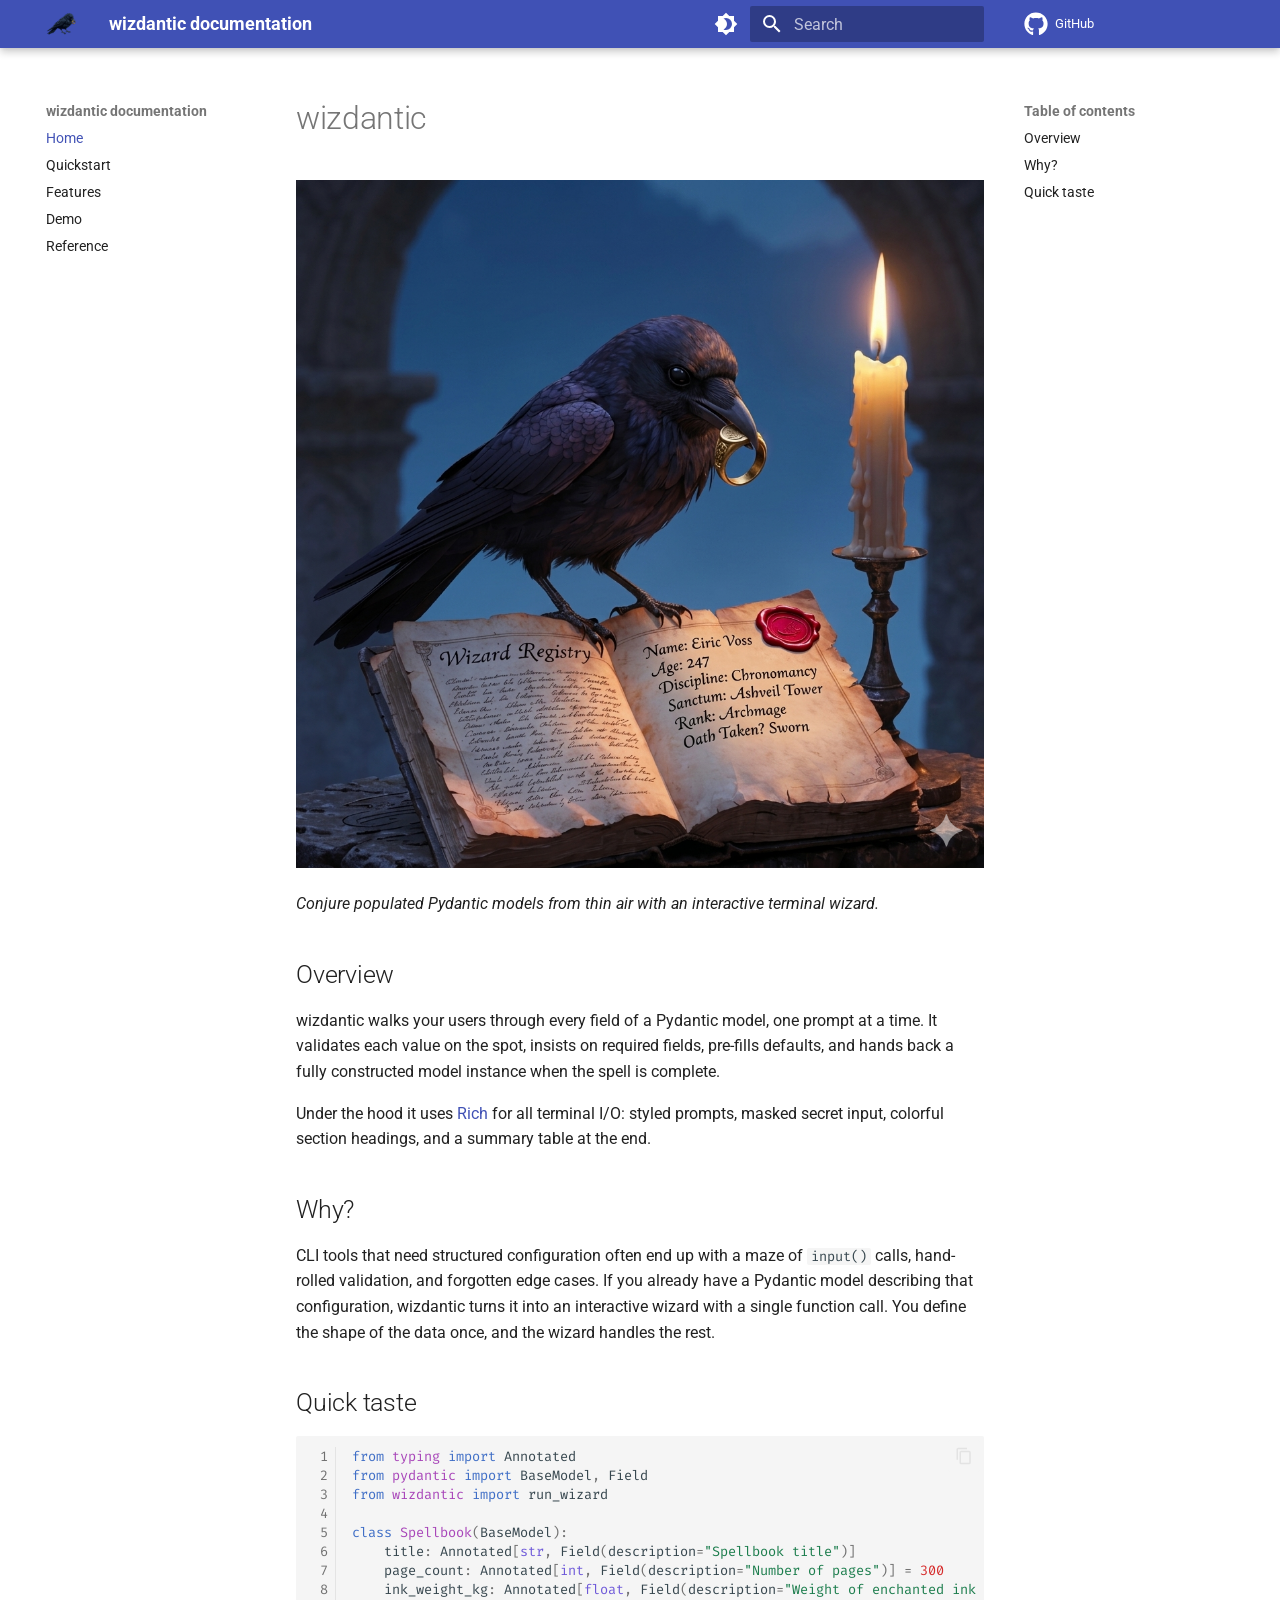
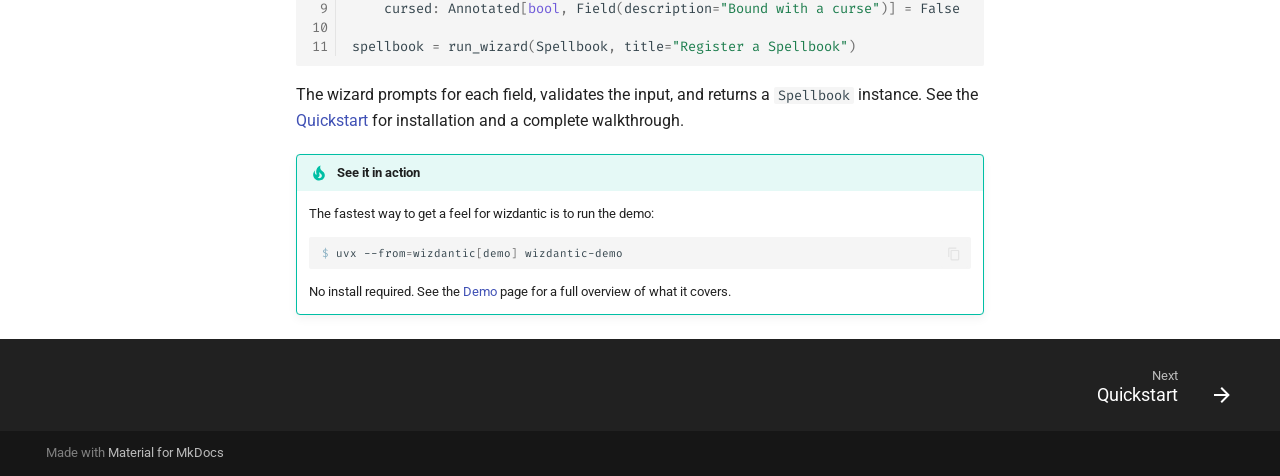
<file: index.html>
<!doctype html>
<html lang="en" class="no-js">
  <head>
    
      <meta charset="utf-8">
      <meta name="viewport" content="width=device-width,initial-scale=1">
      
      
      
        <link rel="canonical" href="http://dusktreader.github.io/wizdantic/">
      
      
      
        <link rel="next" href="quickstart/">
      
      
        
      
      
      <link rel="icon" href="images/wizdantic-logo.png">
      <meta name="generator" content="mkdocs-1.6.1, mkdocs-material-9.7.6">
    
    
      
        <title>wizdantic documentation</title>
      
    
    
      <link rel="stylesheet" href="assets/stylesheets/main.484c7ddc.min.css">
      
        
        <link rel="stylesheet" href="assets/stylesheets/palette.ab4e12ef.min.css">
      
      


    
    
      
    
    
      
        
        
        <link rel="preconnect" href="https://fonts.gstatic.com" crossorigin>
        <link rel="stylesheet" href="https://fonts.googleapis.com/css?family=Roboto:300,300i,400,400i,700,700i%7CFira+Code:400,400i,700,700i&display=fallback">
        <style>:root{--md-text-font:"Roboto";--md-code-font:"Fira Code"}</style>
      
    
    
      <link rel="stylesheet" href="assets/_mkdocstrings.css">
    
      <link rel="stylesheet" href="assets/stylesheets/extra.css">
    
    <script>__md_scope=new URL(".",location),__md_hash=e=>[...e].reduce(((e,_)=>(e<<5)-e+_.charCodeAt(0)),0),__md_get=(e,_=localStorage,t=__md_scope)=>JSON.parse(_.getItem(t.pathname+"."+e)),__md_set=(e,_,t=localStorage,a=__md_scope)=>{try{t.setItem(a.pathname+"."+e,JSON.stringify(_))}catch(e){}}</script>
    
      

    
    
  <style>.highlight .gp { user-select: none; color: #89b0c2; }</style>
</head>
  
  
    
    
      
    
    
    
    
    <body dir="ltr" data-md-color-scheme="default" data-md-color-primary="indigo" data-md-color-accent="indigo">
  
    
    <input class="md-toggle" data-md-toggle="drawer" type="checkbox" id="__drawer" autocomplete="off">
    <input class="md-toggle" data-md-toggle="search" type="checkbox" id="__search" autocomplete="off">
    <label class="md-overlay" for="__drawer"></label>
    <div data-md-component="skip">
      
        
        <a href="#wizdantic" class="md-skip">
          Skip to content
        </a>
      
    </div>
    <div data-md-component="announce">
      
    </div>
    
    
      

  

<header class="md-header md-header--shadow" data-md-component="header">
  <nav class="md-header__inner md-grid" aria-label="Header">
    <a href="." title="wizdantic documentation" class="md-header__button md-logo" aria-label="wizdantic documentation" data-md-component="logo">
      
  <img src="images/wizdantic-logo.png" alt="logo">

    </a>
    <label class="md-header__button md-icon" for="__drawer">
      
      <svg xmlns="http://www.w3.org/2000/svg" viewBox="0 0 24 24"><path d="M3 6h18v2H3zm0 5h18v2H3zm0 5h18v2H3z"/></svg>
    </label>
    <div class="md-header__title" data-md-component="header-title">
      <div class="md-header__ellipsis">
        <div class="md-header__topic">
          <span class="md-ellipsis">
            wizdantic documentation
          </span>
        </div>
        <div class="md-header__topic" data-md-component="header-topic">
          <span class="md-ellipsis">
            
              Home
            
          </span>
        </div>
      </div>
    </div>
    
      
        <form class="md-header__option" data-md-component="palette">
  
    
    
    
    <input class="md-option" data-md-color-media="(prefers-color-scheme: light)" data-md-color-scheme="default" data-md-color-primary="indigo" data-md-color-accent="indigo"  aria-label="Switch to dark mode"  type="radio" name="__palette" id="__palette_0">
    
      <label class="md-header__button md-icon" title="Switch to dark mode" for="__palette_1" hidden>
        <svg xmlns="http://www.w3.org/2000/svg" viewBox="0 0 24 24"><path d="M12 18c-.89 0-1.74-.2-2.5-.55C11.56 16.5 13 14.42 13 12s-1.44-4.5-3.5-5.45C10.26 6.2 11.11 6 12 6a6 6 0 0 1 6 6 6 6 0 0 1-6 6m8-9.31V4h-4.69L12 .69 8.69 4H4v4.69L.69 12 4 15.31V20h4.69L12 23.31 15.31 20H20v-4.69L23.31 12z"/></svg>
      </label>
    
  
    
    
    
    <input class="md-option" data-md-color-media="(prefers-color-scheme: dark)" data-md-color-scheme="slate" data-md-color-primary="indigo" data-md-color-accent="indigo"  aria-label="Switch to light mode"  type="radio" name="__palette" id="__palette_1">
    
      <label class="md-header__button md-icon" title="Switch to light mode" for="__palette_0" hidden>
        <svg xmlns="http://www.w3.org/2000/svg" viewBox="0 0 24 24"><path d="M12 8a4 4 0 0 0-4 4 4 4 0 0 0 4 4 4 4 0 0 0 4-4 4 4 0 0 0-4-4m0 10a6 6 0 0 1-6-6 6 6 0 0 1 6-6 6 6 0 0 1 6 6 6 6 0 0 1-6 6m8-9.31V4h-4.69L12 .69 8.69 4H4v4.69L.69 12 4 15.31V20h4.69L12 23.31 15.31 20H20v-4.69L23.31 12z"/></svg>
      </label>
    
  
</form>
      
    
    
      <script>var palette=__md_get("__palette");if(palette&&palette.color){if("(prefers-color-scheme)"===palette.color.media){var media=matchMedia("(prefers-color-scheme: light)"),input=document.querySelector(media.matches?"[data-md-color-media='(prefers-color-scheme: light)']":"[data-md-color-media='(prefers-color-scheme: dark)']");palette.color.media=input.getAttribute("data-md-color-media"),palette.color.scheme=input.getAttribute("data-md-color-scheme"),palette.color.primary=input.getAttribute("data-md-color-primary"),palette.color.accent=input.getAttribute("data-md-color-accent")}for(var[key,value]of Object.entries(palette.color))document.body.setAttribute("data-md-color-"+key,value)}</script>
    
    
    
      
      
        <label class="md-header__button md-icon" for="__search">
          
          <svg xmlns="http://www.w3.org/2000/svg" viewBox="0 0 24 24"><path d="M9.5 3A6.5 6.5 0 0 1 16 9.5c0 1.61-.59 3.09-1.56 4.23l.27.27h.79l5 5-1.5 1.5-5-5v-.79l-.27-.27A6.52 6.52 0 0 1 9.5 16 6.5 6.5 0 0 1 3 9.5 6.5 6.5 0 0 1 9.5 3m0 2C7 5 5 7 5 9.5S7 14 9.5 14 14 12 14 9.5 12 5 9.5 5"/></svg>
        </label>
        <div class="md-search" data-md-component="search" role="dialog">
  <label class="md-search__overlay" for="__search"></label>
  <div class="md-search__inner" role="search">
    <form class="md-search__form" name="search">
      <input type="text" class="md-search__input" name="query" aria-label="Search" placeholder="Search" autocapitalize="off" autocorrect="off" autocomplete="off" spellcheck="false" data-md-component="search-query" required>
      <label class="md-search__icon md-icon" for="__search">
        
        <svg xmlns="http://www.w3.org/2000/svg" viewBox="0 0 24 24"><path d="M9.5 3A6.5 6.5 0 0 1 16 9.5c0 1.61-.59 3.09-1.56 4.23l.27.27h.79l5 5-1.5 1.5-5-5v-.79l-.27-.27A6.52 6.52 0 0 1 9.5 16 6.5 6.5 0 0 1 3 9.5 6.5 6.5 0 0 1 9.5 3m0 2C7 5 5 7 5 9.5S7 14 9.5 14 14 12 14 9.5 12 5 9.5 5"/></svg>
        
        <svg xmlns="http://www.w3.org/2000/svg" viewBox="0 0 24 24"><path d="M20 11v2H8l5.5 5.5-1.42 1.42L4.16 12l7.92-7.92L13.5 5.5 8 11z"/></svg>
      </label>
      <nav class="md-search__options" aria-label="Search">
        
        <button type="reset" class="md-search__icon md-icon" title="Clear" aria-label="Clear" tabindex="-1">
          
          <svg xmlns="http://www.w3.org/2000/svg" viewBox="0 0 24 24"><path d="M19 6.41 17.59 5 12 10.59 6.41 5 5 6.41 10.59 12 5 17.59 6.41 19 12 13.41 17.59 19 19 17.59 13.41 12z"/></svg>
        </button>
      </nav>
      
    </form>
    <div class="md-search__output">
      <div class="md-search__scrollwrap" tabindex="0" data-md-scrollfix>
        <div class="md-search-result" data-md-component="search-result">
          <div class="md-search-result__meta">
            Initializing search
          </div>
          <ol class="md-search-result__list" role="presentation"></ol>
        </div>
      </div>
    </div>
  </div>
</div>
      
    
    
      <div class="md-header__source">
        <a href="https://github.com/dusktreader/wizdantic" title="Go to repository" class="md-source" data-md-component="source">
  <div class="md-source__icon md-icon">
    
    <svg xmlns="http://www.w3.org/2000/svg" viewBox="0 0 512 512"><!--! Font Awesome Free 7.1.0 by @fontawesome - https://fontawesome.com License - https://fontawesome.com/license/free (Icons: CC BY 4.0, Fonts: SIL OFL 1.1, Code: MIT License) Copyright 2025 Fonticons, Inc.--><path d="M173.9 397.4c0 2-2.3 3.6-5.2 3.6-3.3.3-5.6-1.3-5.6-3.6 0-2 2.3-3.6 5.2-3.6 3-.3 5.6 1.3 5.6 3.6m-31.1-4.5c-.7 2 1.3 4.3 4.3 4.9 2.6 1 5.6 0 6.2-2s-1.3-4.3-4.3-5.2c-2.6-.7-5.5.3-6.2 2.3m44.2-1.7c-2.9.7-4.9 2.6-4.6 4.9.3 2 2.9 3.3 5.9 2.6 2.9-.7 4.9-2.6 4.6-4.6-.3-1.9-3-3.2-5.9-2.9M252.8 8C114.1 8 8 113.3 8 252c0 110.9 69.8 205.8 169.5 239.2 12.8 2.3 17.3-5.6 17.3-12.1 0-6.2-.3-40.4-.3-61.4 0 0-70 15-84.7-29.8 0 0-11.4-29.1-27.8-36.6 0 0-22.9-15.7 1.6-15.4 0 0 24.9 2 38.6 25.8 21.9 38.6 58.6 27.5 72.9 20.9 2.3-16 8.8-27.1 16-33.7-55.9-6.2-112.3-14.3-112.3-110.5 0-27.5 7.6-41.3 23.6-58.9-2.6-6.5-11.1-33.3 2.6-67.9 20.9-6.5 69 27 69 27 20-5.6 41.5-8.5 62.8-8.5s42.8 2.9 62.8 8.5c0 0 48.1-33.6 69-27 13.7 34.7 5.2 61.4 2.6 67.9 16 17.7 25.8 31.5 25.8 58.9 0 96.5-58.9 104.2-114.8 110.5 9.2 7.9 17 22.9 17 46.4 0 33.7-.3 75.4-.3 83.6 0 6.5 4.6 14.4 17.3 12.1C436.2 457.8 504 362.9 504 252 504 113.3 391.5 8 252.8 8M105.2 352.9c-1.3 1-1 3.3.7 5.2 1.6 1.6 3.9 2.3 5.2 1 1.3-1 1-3.3-.7-5.2-1.6-1.6-3.9-2.3-5.2-1m-10.8-8.1c-.7 1.3.3 2.9 2.3 3.9 1.6 1 3.6.7 4.3-.7.7-1.3-.3-2.9-2.3-3.9-2-.6-3.6-.3-4.3.7m32.4 35.6c-1.6 1.3-1 4.3 1.3 6.2 2.3 2.3 5.2 2.6 6.5 1 1.3-1.3.7-4.3-1.3-6.2-2.2-2.3-5.2-2.6-6.5-1m-11.4-14.7c-1.6 1-1.6 3.6 0 5.9s4.3 3.3 5.6 2.3c1.6-1.3 1.6-3.9 0-6.2-1.4-2.3-4-3.3-5.6-2"/></svg>
  </div>
  <div class="md-source__repository">
    GitHub
  </div>
</a>
      </div>
    
  </nav>
  
</header>
    
    <div class="md-container" data-md-component="container">
      
      
        
          
        
      
      <main class="md-main" data-md-component="main">
        <div class="md-main__inner md-grid">
          
            
              
              <div class="md-sidebar md-sidebar--primary" data-md-component="sidebar" data-md-type="navigation" >
                <div class="md-sidebar__scrollwrap">
                  <div class="md-sidebar__inner">
                    



<nav class="md-nav md-nav--primary" aria-label="Navigation" data-md-level="0">
  <label class="md-nav__title" for="__drawer">
    <a href="." title="wizdantic documentation" class="md-nav__button md-logo" aria-label="wizdantic documentation" data-md-component="logo">
      
  <img src="images/wizdantic-logo.png" alt="logo">

    </a>
    wizdantic documentation
  </label>
  
    <div class="md-nav__source">
      <a href="https://github.com/dusktreader/wizdantic" title="Go to repository" class="md-source" data-md-component="source">
  <div class="md-source__icon md-icon">
    
    <svg xmlns="http://www.w3.org/2000/svg" viewBox="0 0 512 512"><!--! Font Awesome Free 7.1.0 by @fontawesome - https://fontawesome.com License - https://fontawesome.com/license/free (Icons: CC BY 4.0, Fonts: SIL OFL 1.1, Code: MIT License) Copyright 2025 Fonticons, Inc.--><path d="M173.9 397.4c0 2-2.3 3.6-5.2 3.6-3.3.3-5.6-1.3-5.6-3.6 0-2 2.3-3.6 5.2-3.6 3-.3 5.6 1.3 5.6 3.6m-31.1-4.5c-.7 2 1.3 4.3 4.3 4.9 2.6 1 5.6 0 6.2-2s-1.3-4.3-4.3-5.2c-2.6-.7-5.5.3-6.2 2.3m44.2-1.7c-2.9.7-4.9 2.6-4.6 4.9.3 2 2.9 3.3 5.9 2.6 2.9-.7 4.9-2.6 4.6-4.6-.3-1.9-3-3.2-5.9-2.9M252.8 8C114.1 8 8 113.3 8 252c0 110.9 69.8 205.8 169.5 239.2 12.8 2.3 17.3-5.6 17.3-12.1 0-6.2-.3-40.4-.3-61.4 0 0-70 15-84.7-29.8 0 0-11.4-29.1-27.8-36.6 0 0-22.9-15.7 1.6-15.4 0 0 24.9 2 38.6 25.8 21.9 38.6 58.6 27.5 72.9 20.9 2.3-16 8.8-27.1 16-33.7-55.9-6.2-112.3-14.3-112.3-110.5 0-27.5 7.6-41.3 23.6-58.9-2.6-6.5-11.1-33.3 2.6-67.9 20.9-6.5 69 27 69 27 20-5.6 41.5-8.5 62.8-8.5s42.8 2.9 62.8 8.5c0 0 48.1-33.6 69-27 13.7 34.7 5.2 61.4 2.6 67.9 16 17.7 25.8 31.5 25.8 58.9 0 96.5-58.9 104.2-114.8 110.5 9.2 7.9 17 22.9 17 46.4 0 33.7-.3 75.4-.3 83.6 0 6.5 4.6 14.4 17.3 12.1C436.2 457.8 504 362.9 504 252 504 113.3 391.5 8 252.8 8M105.2 352.9c-1.3 1-1 3.3.7 5.2 1.6 1.6 3.9 2.3 5.2 1 1.3-1 1-3.3-.7-5.2-1.6-1.6-3.9-2.3-5.2-1m-10.8-8.1c-.7 1.3.3 2.9 2.3 3.9 1.6 1 3.6.7 4.3-.7.7-1.3-.3-2.9-2.3-3.9-2-.6-3.6-.3-4.3.7m32.4 35.6c-1.6 1.3-1 4.3 1.3 6.2 2.3 2.3 5.2 2.6 6.5 1 1.3-1.3.7-4.3-1.3-6.2-2.2-2.3-5.2-2.6-6.5-1m-11.4-14.7c-1.6 1-1.6 3.6 0 5.9s4.3 3.3 5.6 2.3c1.6-1.3 1.6-3.9 0-6.2-1.4-2.3-4-3.3-5.6-2"/></svg>
  </div>
  <div class="md-source__repository">
    GitHub
  </div>
</a>
    </div>
  
  <ul class="md-nav__list" data-md-scrollfix>
    
      
      
  
  
    
  
  
  
    <li class="md-nav__item md-nav__item--active">
      
      <input class="md-nav__toggle md-toggle" type="checkbox" id="__toc">
      
      
        
      
      
        <label class="md-nav__link md-nav__link--active" for="__toc">
          
  
  
  <span class="md-ellipsis">
    
  
    Home
  

    
  </span>
  
  

          <span class="md-nav__icon md-icon"></span>
        </label>
      
      <a href="." class="md-nav__link md-nav__link--active">
        
  
  
  <span class="md-ellipsis">
    
  
    Home
  

    
  </span>
  
  

      </a>
      
        

<nav class="md-nav md-nav--secondary" aria-label="Table of contents">
  
  
  
    
  
  
    <label class="md-nav__title" for="__toc">
      <span class="md-nav__icon md-icon"></span>
      Table of contents
    </label>
    <ul class="md-nav__list" data-md-component="toc" data-md-scrollfix>
      
        <li class="md-nav__item">
  <a href="#overview" class="md-nav__link">
    <span class="md-ellipsis">
      
        Overview
      
    </span>
  </a>
  
</li>
      
        <li class="md-nav__item">
  <a href="#why" class="md-nav__link">
    <span class="md-ellipsis">
      
        Why?
      
    </span>
  </a>
  
</li>
      
        <li class="md-nav__item">
  <a href="#quick-taste" class="md-nav__link">
    <span class="md-ellipsis">
      
        Quick taste
      
    </span>
  </a>
  
</li>
      
    </ul>
  
</nav>
      
    </li>
  

    
      
      
  
  
  
  
    <li class="md-nav__item">
      <a href="quickstart/" class="md-nav__link">
        
  
  
  <span class="md-ellipsis">
    
  
    Quickstart
  

    
  </span>
  
  

      </a>
    </li>
  

    
      
      
  
  
  
  
    <li class="md-nav__item">
      <a href="features/" class="md-nav__link">
        
  
  
  <span class="md-ellipsis">
    
  
    Features
  

    
  </span>
  
  

      </a>
    </li>
  

    
      
      
  
  
  
  
    <li class="md-nav__item">
      <a href="demo/" class="md-nav__link">
        
  
  
  <span class="md-ellipsis">
    
  
    Demo
  

    
  </span>
  
  

      </a>
    </li>
  

    
      
      
  
  
  
  
    <li class="md-nav__item">
      <a href="reference/" class="md-nav__link">
        
  
  
  <span class="md-ellipsis">
    
  
    Reference
  

    
  </span>
  
  

      </a>
    </li>
  

    
  </ul>
</nav>
                  </div>
                </div>
              </div>
            
            
              
              <div class="md-sidebar md-sidebar--secondary" data-md-component="sidebar" data-md-type="toc" >
                <div class="md-sidebar__scrollwrap">
                  <div class="md-sidebar__inner">
                    

<nav class="md-nav md-nav--secondary" aria-label="Table of contents">
  
  
  
    
  
  
    <label class="md-nav__title" for="__toc">
      <span class="md-nav__icon md-icon"></span>
      Table of contents
    </label>
    <ul class="md-nav__list" data-md-component="toc" data-md-scrollfix>
      
        <li class="md-nav__item">
  <a href="#overview" class="md-nav__link">
    <span class="md-ellipsis">
      
        Overview
      
    </span>
  </a>
  
</li>
      
        <li class="md-nav__item">
  <a href="#why" class="md-nav__link">
    <span class="md-ellipsis">
      
        Why?
      
    </span>
  </a>
  
</li>
      
        <li class="md-nav__item">
  <a href="#quick-taste" class="md-nav__link">
    <span class="md-ellipsis">
      
        Quick taste
      
    </span>
  </a>
  
</li>
      
    </ul>
  
</nav>
                  </div>
                </div>
              </div>
            
          
          
            <div class="md-content" data-md-component="content">
              
              <article class="md-content__inner md-typeset">
                
                  


  
  


<h1 id="wizdantic">wizdantic</h1>
<p><img alt="wizdantic" src="images/wizdantic.png" /></p>
<p><em>Conjure populated Pydantic models from thin air with an interactive terminal wizard.</em></p>
<h2 id="overview">Overview</h2>
<p>wizdantic walks your users through every field of a Pydantic model, one prompt
at a time. It validates each value on the spot, insists on required fields,
pre-fills defaults, and hands back a fully constructed model instance when the
spell is complete.</p>
<p>Under the hood it uses <a href="https://github.com/Textualize/rich">Rich</a> for all
terminal I/O: styled prompts, masked secret input, colorful section headings,
and a summary table at the end.</p>
<h2 id="why">Why?</h2>
<p>CLI tools that need structured configuration often end up with a maze of
<code>input()</code> calls, hand-rolled validation, and forgotten edge cases. If you
already have a Pydantic model describing that configuration, wizdantic turns
it into an interactive wizard with a single function call. You define the shape
of the data once, and the wizard handles the rest.</p>
<h2 id="quick-taste">Quick taste</h2>
<div class="language-python highlight"><table class="highlighttable"><tr><td class="linenos"><div class="linenodiv"><pre><span></span><span class="normal"><a href="#__codelineno-0-1"> 1</a></span>
<span class="normal"><a href="#__codelineno-0-2"> 2</a></span>
<span class="normal"><a href="#__codelineno-0-3"> 3</a></span>
<span class="normal"><a href="#__codelineno-0-4"> 4</a></span>
<span class="normal"><a href="#__codelineno-0-5"> 5</a></span>
<span class="normal"><a href="#__codelineno-0-6"> 6</a></span>
<span class="normal"><a href="#__codelineno-0-7"> 7</a></span>
<span class="normal"><a href="#__codelineno-0-8"> 8</a></span>
<span class="normal"><a href="#__codelineno-0-9"> 9</a></span>
<span class="normal"><a href="#__codelineno-0-10">10</a></span>
<span class="normal"><a href="#__codelineno-0-11">11</a></span></pre></div></td><td class="code"><div><pre><span></span><code><span id="__span-0-1"><a id="__codelineno-0-1" name="__codelineno-0-1"></a><span class="kn">from</span><span class="w"> </span><span class="nn">typing</span><span class="w"> </span><span class="kn">import</span> <span class="n">Annotated</span>
</span><span id="__span-0-2"><a id="__codelineno-0-2" name="__codelineno-0-2"></a><span class="kn">from</span><span class="w"> </span><span class="nn">pydantic</span><span class="w"> </span><span class="kn">import</span> <span class="n">BaseModel</span><span class="p">,</span> <span class="n">Field</span>
</span><span id="__span-0-3"><a id="__codelineno-0-3" name="__codelineno-0-3"></a><span class="kn">from</span><span class="w"> </span><span class="nn">wizdantic</span><span class="w"> </span><span class="kn">import</span> <span class="n">run_wizard</span>
</span><span id="__span-0-4"><a id="__codelineno-0-4" name="__codelineno-0-4"></a>
</span><span id="__span-0-5"><a id="__codelineno-0-5" name="__codelineno-0-5"></a><span class="k">class</span><span class="w"> </span><span class="nc">Spellbook</span><span class="p">(</span><span class="n">BaseModel</span><span class="p">):</span>
</span><span id="__span-0-6"><a id="__codelineno-0-6" name="__codelineno-0-6"></a>    <span class="n">title</span><span class="p">:</span> <span class="n">Annotated</span><span class="p">[</span><span class="nb">str</span><span class="p">,</span> <span class="n">Field</span><span class="p">(</span><span class="n">description</span><span class="o">=</span><span class="s2">&quot;Spellbook title&quot;</span><span class="p">)]</span>
</span><span id="__span-0-7"><a id="__codelineno-0-7" name="__codelineno-0-7"></a>    <span class="n">page_count</span><span class="p">:</span> <span class="n">Annotated</span><span class="p">[</span><span class="nb">int</span><span class="p">,</span> <span class="n">Field</span><span class="p">(</span><span class="n">description</span><span class="o">=</span><span class="s2">&quot;Number of pages&quot;</span><span class="p">)]</span> <span class="o">=</span> <span class="mi">300</span>
</span><span id="__span-0-8"><a id="__codelineno-0-8" name="__codelineno-0-8"></a>    <span class="n">ink_weight_kg</span><span class="p">:</span> <span class="n">Annotated</span><span class="p">[</span><span class="nb">float</span><span class="p">,</span> <span class="n">Field</span><span class="p">(</span><span class="n">description</span><span class="o">=</span><span class="s2">&quot;Weight of enchanted ink in kilograms&quot;</span><span class="p">)]</span> <span class="o">=</span> <span class="mf">0.4</span>
</span><span id="__span-0-9"><a id="__codelineno-0-9" name="__codelineno-0-9"></a>    <span class="n">cursed</span><span class="p">:</span> <span class="n">Annotated</span><span class="p">[</span><span class="nb">bool</span><span class="p">,</span> <span class="n">Field</span><span class="p">(</span><span class="n">description</span><span class="o">=</span><span class="s2">&quot;Bound with a curse&quot;</span><span class="p">)]</span> <span class="o">=</span> <span class="kc">False</span>
</span><span id="__span-0-10"><a id="__codelineno-0-10" name="__codelineno-0-10"></a>
</span><span id="__span-0-11"><a id="__codelineno-0-11" name="__codelineno-0-11"></a><span class="n">spellbook</span> <span class="o">=</span> <span class="n">run_wizard</span><span class="p">(</span><span class="n">Spellbook</span><span class="p">,</span> <span class="n">title</span><span class="o">=</span><span class="s2">&quot;Register a Spellbook&quot;</span><span class="p">)</span>
</span></code></pre></div></td></tr></table></div>
<p>The wizard prompts for each field, validates the input, and returns a <code>Spellbook</code>
instance. See the <a href="quickstart/">Quickstart</a> for installation and a complete
walkthrough.</p>
<div class="admonition tip">
<p class="admonition-title">See it in action</p>
<p>The fastest way to get a feel for wizdantic is to run the demo:</p>
<div data-copy="uvx --from=wizdantic[demo] wizdantic-demo" class="highlight shell-ps1"><pre><span></span><code><span class="gp">$ </span>uvx<span class="w"> </span>--from<span class="o">=</span>wizdantic<span class="o">[</span>demo<span class="o">]</span><span class="w"> </span>wizdantic-demo
</code></pre></div>

<p>No install required. See the <a href="demo/">Demo</a> page for a full overview of what it covers.</p>
</div>












                
              </article>
            </div>
          
          
<script>var target=document.getElementById(location.hash.slice(1));target&&target.name&&(target.checked=target.name.startsWith("__tabbed_"))</script>
        </div>
        
      </main>
      
        <footer class="md-footer">
  
    
      
      <nav class="md-footer__inner md-grid" aria-label="Footer" >
        
        
          
          <a href="quickstart/" class="md-footer__link md-footer__link--next" aria-label="Next: Quickstart">
            <div class="md-footer__title">
              <span class="md-footer__direction">
                Next
              </span>
              <div class="md-ellipsis">
                Quickstart
              </div>
            </div>
            <div class="md-footer__button md-icon">
              
              <svg xmlns="http://www.w3.org/2000/svg" viewBox="0 0 24 24"><path d="M4 11v2h12l-5.5 5.5 1.42 1.42L19.84 12l-7.92-7.92L10.5 5.5 16 11z"/></svg>
            </div>
          </a>
        
      </nav>
    
  
  <div class="md-footer-meta md-typeset">
    <div class="md-footer-meta__inner md-grid">
      <div class="md-copyright">
  
  
    Made with
    <a href="https://squidfunk.github.io/mkdocs-material/" target="_blank" rel="noopener">
      Material for MkDocs
    </a>
  
</div>
      
    </div>
  </div>
</footer>
      
    </div>
    <div class="md-dialog" data-md-component="dialog">
      <div class="md-dialog__inner md-typeset"></div>
    </div>
    
    
    
      
      
      <script id="__config" type="application/json">{"annotate": null, "base": ".", "features": ["navigation.expand", "navigation.footer", "navigation.tracking", "content.code.copy"], "search": "assets/javascripts/workers/search.2c215733.min.js", "tags": null, "translations": {"clipboard.copied": "Copied to clipboard", "clipboard.copy": "Copy to clipboard", "search.result.more.one": "1 more on this page", "search.result.more.other": "# more on this page", "search.result.none": "No matching documents", "search.result.one": "1 matching document", "search.result.other": "# matching documents", "search.result.placeholder": "Type to start searching", "search.result.term.missing": "Missing", "select.version": "Select version"}, "version": null}</script>
    
    
      <script src="assets/javascripts/bundle.79ae519e.min.js"></script>
      
    
  </body>
</html>
</file>
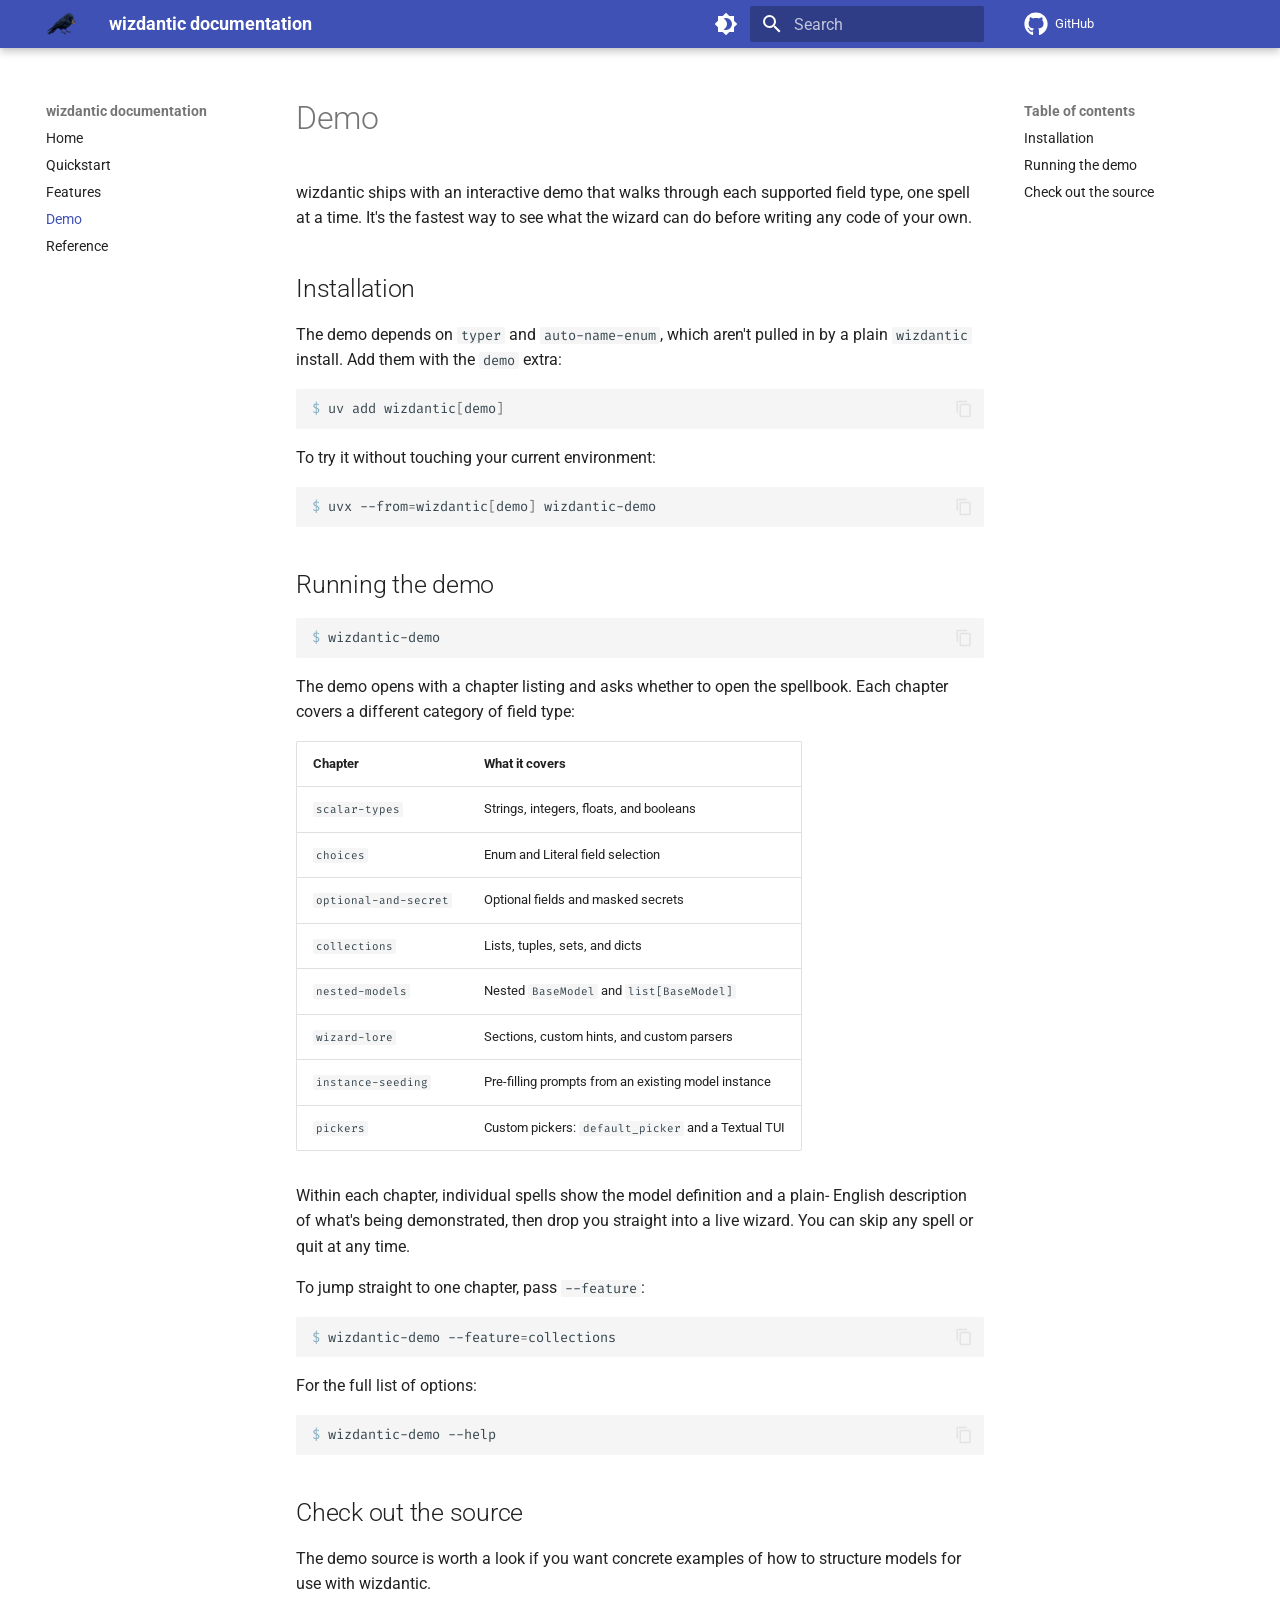
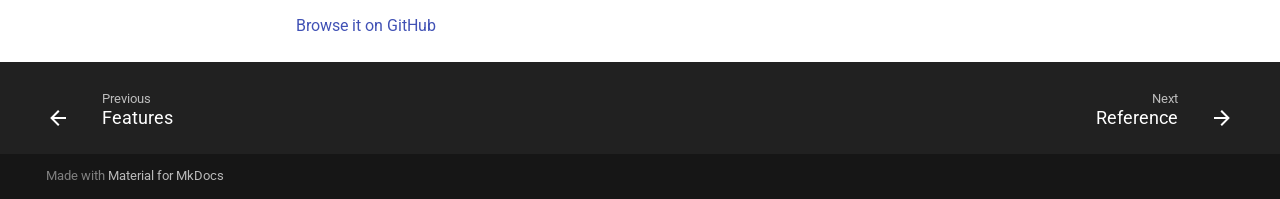
<file: demo/index.html>
<!doctype html>
<html lang="en" class="no-js">
  <head>
    
      <meta charset="utf-8">
      <meta name="viewport" content="width=device-width,initial-scale=1">
      
      
      
        <link rel="canonical" href="http://dusktreader.github.io/wizdantic/demo/">
      
      
        <link rel="prev" href="../features/">
      
      
        <link rel="next" href="../reference/">
      
      
        
      
      
      <link rel="icon" href="../images/wizdantic-logo.png">
      <meta name="generator" content="mkdocs-1.6.1, mkdocs-material-9.7.6">
    
    
      
        <title>Demo - wizdantic documentation</title>
      
    
    
      <link rel="stylesheet" href="../assets/stylesheets/main.484c7ddc.min.css">
      
        
        <link rel="stylesheet" href="../assets/stylesheets/palette.ab4e12ef.min.css">
      
      


    
    
      
    
    
      
        
        
        <link rel="preconnect" href="https://fonts.gstatic.com" crossorigin>
        <link rel="stylesheet" href="https://fonts.googleapis.com/css?family=Roboto:300,300i,400,400i,700,700i%7CFira+Code:400,400i,700,700i&display=fallback">
        <style>:root{--md-text-font:"Roboto";--md-code-font:"Fira Code"}</style>
      
    
    
      <link rel="stylesheet" href="../assets/_mkdocstrings.css">
    
      <link rel="stylesheet" href="../assets/stylesheets/extra.css">
    
    <script>__md_scope=new URL("..",location),__md_hash=e=>[...e].reduce(((e,_)=>(e<<5)-e+_.charCodeAt(0)),0),__md_get=(e,_=localStorage,t=__md_scope)=>JSON.parse(_.getItem(t.pathname+"."+e)),__md_set=(e,_,t=localStorage,a=__md_scope)=>{try{t.setItem(a.pathname+"."+e,JSON.stringify(_))}catch(e){}}</script>
    
      

    
    
  <style>.highlight .gp { user-select: none; color: #89b0c2; }</style>
</head>
  
  
    
    
      
    
    
    
    
    <body dir="ltr" data-md-color-scheme="default" data-md-color-primary="indigo" data-md-color-accent="indigo">
  
    
    <input class="md-toggle" data-md-toggle="drawer" type="checkbox" id="__drawer" autocomplete="off">
    <input class="md-toggle" data-md-toggle="search" type="checkbox" id="__search" autocomplete="off">
    <label class="md-overlay" for="__drawer"></label>
    <div data-md-component="skip">
      
        
        <a href="#demo" class="md-skip">
          Skip to content
        </a>
      
    </div>
    <div data-md-component="announce">
      
    </div>
    
    
      

  

<header class="md-header md-header--shadow" data-md-component="header">
  <nav class="md-header__inner md-grid" aria-label="Header">
    <a href=".." title="wizdantic documentation" class="md-header__button md-logo" aria-label="wizdantic documentation" data-md-component="logo">
      
  <img src="../images/wizdantic-logo.png" alt="logo">

    </a>
    <label class="md-header__button md-icon" for="__drawer">
      
      <svg xmlns="http://www.w3.org/2000/svg" viewBox="0 0 24 24"><path d="M3 6h18v2H3zm0 5h18v2H3zm0 5h18v2H3z"/></svg>
    </label>
    <div class="md-header__title" data-md-component="header-title">
      <div class="md-header__ellipsis">
        <div class="md-header__topic">
          <span class="md-ellipsis">
            wizdantic documentation
          </span>
        </div>
        <div class="md-header__topic" data-md-component="header-topic">
          <span class="md-ellipsis">
            
              Demo
            
          </span>
        </div>
      </div>
    </div>
    
      
        <form class="md-header__option" data-md-component="palette">
  
    
    
    
    <input class="md-option" data-md-color-media="(prefers-color-scheme: light)" data-md-color-scheme="default" data-md-color-primary="indigo" data-md-color-accent="indigo"  aria-label="Switch to dark mode"  type="radio" name="__palette" id="__palette_0">
    
      <label class="md-header__button md-icon" title="Switch to dark mode" for="__palette_1" hidden>
        <svg xmlns="http://www.w3.org/2000/svg" viewBox="0 0 24 24"><path d="M12 18c-.89 0-1.74-.2-2.5-.55C11.56 16.5 13 14.42 13 12s-1.44-4.5-3.5-5.45C10.26 6.2 11.11 6 12 6a6 6 0 0 1 6 6 6 6 0 0 1-6 6m8-9.31V4h-4.69L12 .69 8.69 4H4v4.69L.69 12 4 15.31V20h4.69L12 23.31 15.31 20H20v-4.69L23.31 12z"/></svg>
      </label>
    
  
    
    
    
    <input class="md-option" data-md-color-media="(prefers-color-scheme: dark)" data-md-color-scheme="slate" data-md-color-primary="indigo" data-md-color-accent="indigo"  aria-label="Switch to light mode"  type="radio" name="__palette" id="__palette_1">
    
      <label class="md-header__button md-icon" title="Switch to light mode" for="__palette_0" hidden>
        <svg xmlns="http://www.w3.org/2000/svg" viewBox="0 0 24 24"><path d="M12 8a4 4 0 0 0-4 4 4 4 0 0 0 4 4 4 4 0 0 0 4-4 4 4 0 0 0-4-4m0 10a6 6 0 0 1-6-6 6 6 0 0 1 6-6 6 6 0 0 1 6 6 6 6 0 0 1-6 6m8-9.31V4h-4.69L12 .69 8.69 4H4v4.69L.69 12 4 15.31V20h4.69L12 23.31 15.31 20H20v-4.69L23.31 12z"/></svg>
      </label>
    
  
</form>
      
    
    
      <script>var palette=__md_get("__palette");if(palette&&palette.color){if("(prefers-color-scheme)"===palette.color.media){var media=matchMedia("(prefers-color-scheme: light)"),input=document.querySelector(media.matches?"[data-md-color-media='(prefers-color-scheme: light)']":"[data-md-color-media='(prefers-color-scheme: dark)']");palette.color.media=input.getAttribute("data-md-color-media"),palette.color.scheme=input.getAttribute("data-md-color-scheme"),palette.color.primary=input.getAttribute("data-md-color-primary"),palette.color.accent=input.getAttribute("data-md-color-accent")}for(var[key,value]of Object.entries(palette.color))document.body.setAttribute("data-md-color-"+key,value)}</script>
    
    
    
      
      
        <label class="md-header__button md-icon" for="__search">
          
          <svg xmlns="http://www.w3.org/2000/svg" viewBox="0 0 24 24"><path d="M9.5 3A6.5 6.5 0 0 1 16 9.5c0 1.61-.59 3.09-1.56 4.23l.27.27h.79l5 5-1.5 1.5-5-5v-.79l-.27-.27A6.52 6.52 0 0 1 9.5 16 6.5 6.5 0 0 1 3 9.5 6.5 6.5 0 0 1 9.5 3m0 2C7 5 5 7 5 9.5S7 14 9.5 14 14 12 14 9.5 12 5 9.5 5"/></svg>
        </label>
        <div class="md-search" data-md-component="search" role="dialog">
  <label class="md-search__overlay" for="__search"></label>
  <div class="md-search__inner" role="search">
    <form class="md-search__form" name="search">
      <input type="text" class="md-search__input" name="query" aria-label="Search" placeholder="Search" autocapitalize="off" autocorrect="off" autocomplete="off" spellcheck="false" data-md-component="search-query" required>
      <label class="md-search__icon md-icon" for="__search">
        
        <svg xmlns="http://www.w3.org/2000/svg" viewBox="0 0 24 24"><path d="M9.5 3A6.5 6.5 0 0 1 16 9.5c0 1.61-.59 3.09-1.56 4.23l.27.27h.79l5 5-1.5 1.5-5-5v-.79l-.27-.27A6.52 6.52 0 0 1 9.5 16 6.5 6.5 0 0 1 3 9.5 6.5 6.5 0 0 1 9.5 3m0 2C7 5 5 7 5 9.5S7 14 9.5 14 14 12 14 9.5 12 5 9.5 5"/></svg>
        
        <svg xmlns="http://www.w3.org/2000/svg" viewBox="0 0 24 24"><path d="M20 11v2H8l5.5 5.5-1.42 1.42L4.16 12l7.92-7.92L13.5 5.5 8 11z"/></svg>
      </label>
      <nav class="md-search__options" aria-label="Search">
        
        <button type="reset" class="md-search__icon md-icon" title="Clear" aria-label="Clear" tabindex="-1">
          
          <svg xmlns="http://www.w3.org/2000/svg" viewBox="0 0 24 24"><path d="M19 6.41 17.59 5 12 10.59 6.41 5 5 6.41 10.59 12 5 17.59 6.41 19 12 13.41 17.59 19 19 17.59 13.41 12z"/></svg>
        </button>
      </nav>
      
    </form>
    <div class="md-search__output">
      <div class="md-search__scrollwrap" tabindex="0" data-md-scrollfix>
        <div class="md-search-result" data-md-component="search-result">
          <div class="md-search-result__meta">
            Initializing search
          </div>
          <ol class="md-search-result__list" role="presentation"></ol>
        </div>
      </div>
    </div>
  </div>
</div>
      
    
    
      <div class="md-header__source">
        <a href="https://github.com/dusktreader/wizdantic" title="Go to repository" class="md-source" data-md-component="source">
  <div class="md-source__icon md-icon">
    
    <svg xmlns="http://www.w3.org/2000/svg" viewBox="0 0 512 512"><!--! Font Awesome Free 7.1.0 by @fontawesome - https://fontawesome.com License - https://fontawesome.com/license/free (Icons: CC BY 4.0, Fonts: SIL OFL 1.1, Code: MIT License) Copyright 2025 Fonticons, Inc.--><path d="M173.9 397.4c0 2-2.3 3.6-5.2 3.6-3.3.3-5.6-1.3-5.6-3.6 0-2 2.3-3.6 5.2-3.6 3-.3 5.6 1.3 5.6 3.6m-31.1-4.5c-.7 2 1.3 4.3 4.3 4.9 2.6 1 5.6 0 6.2-2s-1.3-4.3-4.3-5.2c-2.6-.7-5.5.3-6.2 2.3m44.2-1.7c-2.9.7-4.9 2.6-4.6 4.9.3 2 2.9 3.3 5.9 2.6 2.9-.7 4.9-2.6 4.6-4.6-.3-1.9-3-3.2-5.9-2.9M252.8 8C114.1 8 8 113.3 8 252c0 110.9 69.8 205.8 169.5 239.2 12.8 2.3 17.3-5.6 17.3-12.1 0-6.2-.3-40.4-.3-61.4 0 0-70 15-84.7-29.8 0 0-11.4-29.1-27.8-36.6 0 0-22.9-15.7 1.6-15.4 0 0 24.9 2 38.6 25.8 21.9 38.6 58.6 27.5 72.9 20.9 2.3-16 8.8-27.1 16-33.7-55.9-6.2-112.3-14.3-112.3-110.5 0-27.5 7.6-41.3 23.6-58.9-2.6-6.5-11.1-33.3 2.6-67.9 20.9-6.5 69 27 69 27 20-5.6 41.5-8.5 62.8-8.5s42.8 2.9 62.8 8.5c0 0 48.1-33.6 69-27 13.7 34.7 5.2 61.4 2.6 67.9 16 17.7 25.8 31.5 25.8 58.9 0 96.5-58.9 104.2-114.8 110.5 9.2 7.9 17 22.9 17 46.4 0 33.7-.3 75.4-.3 83.6 0 6.5 4.6 14.4 17.3 12.1C436.2 457.8 504 362.9 504 252 504 113.3 391.5 8 252.8 8M105.2 352.9c-1.3 1-1 3.3.7 5.2 1.6 1.6 3.9 2.3 5.2 1 1.3-1 1-3.3-.7-5.2-1.6-1.6-3.9-2.3-5.2-1m-10.8-8.1c-.7 1.3.3 2.9 2.3 3.9 1.6 1 3.6.7 4.3-.7.7-1.3-.3-2.9-2.3-3.9-2-.6-3.6-.3-4.3.7m32.4 35.6c-1.6 1.3-1 4.3 1.3 6.2 2.3 2.3 5.2 2.6 6.5 1 1.3-1.3.7-4.3-1.3-6.2-2.2-2.3-5.2-2.6-6.5-1m-11.4-14.7c-1.6 1-1.6 3.6 0 5.9s4.3 3.3 5.6 2.3c1.6-1.3 1.6-3.9 0-6.2-1.4-2.3-4-3.3-5.6-2"/></svg>
  </div>
  <div class="md-source__repository">
    GitHub
  </div>
</a>
      </div>
    
  </nav>
  
</header>
    
    <div class="md-container" data-md-component="container">
      
      
        
          
        
      
      <main class="md-main" data-md-component="main">
        <div class="md-main__inner md-grid">
          
            
              
              <div class="md-sidebar md-sidebar--primary" data-md-component="sidebar" data-md-type="navigation" >
                <div class="md-sidebar__scrollwrap">
                  <div class="md-sidebar__inner">
                    



<nav class="md-nav md-nav--primary" aria-label="Navigation" data-md-level="0">
  <label class="md-nav__title" for="__drawer">
    <a href=".." title="wizdantic documentation" class="md-nav__button md-logo" aria-label="wizdantic documentation" data-md-component="logo">
      
  <img src="../images/wizdantic-logo.png" alt="logo">

    </a>
    wizdantic documentation
  </label>
  
    <div class="md-nav__source">
      <a href="https://github.com/dusktreader/wizdantic" title="Go to repository" class="md-source" data-md-component="source">
  <div class="md-source__icon md-icon">
    
    <svg xmlns="http://www.w3.org/2000/svg" viewBox="0 0 512 512"><!--! Font Awesome Free 7.1.0 by @fontawesome - https://fontawesome.com License - https://fontawesome.com/license/free (Icons: CC BY 4.0, Fonts: SIL OFL 1.1, Code: MIT License) Copyright 2025 Fonticons, Inc.--><path d="M173.9 397.4c0 2-2.3 3.6-5.2 3.6-3.3.3-5.6-1.3-5.6-3.6 0-2 2.3-3.6 5.2-3.6 3-.3 5.6 1.3 5.6 3.6m-31.1-4.5c-.7 2 1.3 4.3 4.3 4.9 2.6 1 5.6 0 6.2-2s-1.3-4.3-4.3-5.2c-2.6-.7-5.5.3-6.2 2.3m44.2-1.7c-2.9.7-4.9 2.6-4.6 4.9.3 2 2.9 3.3 5.9 2.6 2.9-.7 4.9-2.6 4.6-4.6-.3-1.9-3-3.2-5.9-2.9M252.8 8C114.1 8 8 113.3 8 252c0 110.9 69.8 205.8 169.5 239.2 12.8 2.3 17.3-5.6 17.3-12.1 0-6.2-.3-40.4-.3-61.4 0 0-70 15-84.7-29.8 0 0-11.4-29.1-27.8-36.6 0 0-22.9-15.7 1.6-15.4 0 0 24.9 2 38.6 25.8 21.9 38.6 58.6 27.5 72.9 20.9 2.3-16 8.8-27.1 16-33.7-55.9-6.2-112.3-14.3-112.3-110.5 0-27.5 7.6-41.3 23.6-58.9-2.6-6.5-11.1-33.3 2.6-67.9 20.9-6.5 69 27 69 27 20-5.6 41.5-8.5 62.8-8.5s42.8 2.9 62.8 8.5c0 0 48.1-33.6 69-27 13.7 34.7 5.2 61.4 2.6 67.9 16 17.7 25.8 31.5 25.8 58.9 0 96.5-58.9 104.2-114.8 110.5 9.2 7.9 17 22.9 17 46.4 0 33.7-.3 75.4-.3 83.6 0 6.5 4.6 14.4 17.3 12.1C436.2 457.8 504 362.9 504 252 504 113.3 391.5 8 252.8 8M105.2 352.9c-1.3 1-1 3.3.7 5.2 1.6 1.6 3.9 2.3 5.2 1 1.3-1 1-3.3-.7-5.2-1.6-1.6-3.9-2.3-5.2-1m-10.8-8.1c-.7 1.3.3 2.9 2.3 3.9 1.6 1 3.6.7 4.3-.7.7-1.3-.3-2.9-2.3-3.9-2-.6-3.6-.3-4.3.7m32.4 35.6c-1.6 1.3-1 4.3 1.3 6.2 2.3 2.3 5.2 2.6 6.5 1 1.3-1.3.7-4.3-1.3-6.2-2.2-2.3-5.2-2.6-6.5-1m-11.4-14.7c-1.6 1-1.6 3.6 0 5.9s4.3 3.3 5.6 2.3c1.6-1.3 1.6-3.9 0-6.2-1.4-2.3-4-3.3-5.6-2"/></svg>
  </div>
  <div class="md-source__repository">
    GitHub
  </div>
</a>
    </div>
  
  <ul class="md-nav__list" data-md-scrollfix>
    
      
      
  
  
  
  
    <li class="md-nav__item">
      <a href=".." class="md-nav__link">
        
  
  
  <span class="md-ellipsis">
    
  
    Home
  

    
  </span>
  
  

      </a>
    </li>
  

    
      
      
  
  
  
  
    <li class="md-nav__item">
      <a href="../quickstart/" class="md-nav__link">
        
  
  
  <span class="md-ellipsis">
    
  
    Quickstart
  

    
  </span>
  
  

      </a>
    </li>
  

    
      
      
  
  
  
  
    <li class="md-nav__item">
      <a href="../features/" class="md-nav__link">
        
  
  
  <span class="md-ellipsis">
    
  
    Features
  

    
  </span>
  
  

      </a>
    </li>
  

    
      
      
  
  
    
  
  
  
    <li class="md-nav__item md-nav__item--active">
      
      <input class="md-nav__toggle md-toggle" type="checkbox" id="__toc">
      
      
        
      
      
        <label class="md-nav__link md-nav__link--active" for="__toc">
          
  
  
  <span class="md-ellipsis">
    
  
    Demo
  

    
  </span>
  
  

          <span class="md-nav__icon md-icon"></span>
        </label>
      
      <a href="./" class="md-nav__link md-nav__link--active">
        
  
  
  <span class="md-ellipsis">
    
  
    Demo
  

    
  </span>
  
  

      </a>
      
        

<nav class="md-nav md-nav--secondary" aria-label="Table of contents">
  
  
  
    
  
  
    <label class="md-nav__title" for="__toc">
      <span class="md-nav__icon md-icon"></span>
      Table of contents
    </label>
    <ul class="md-nav__list" data-md-component="toc" data-md-scrollfix>
      
        <li class="md-nav__item">
  <a href="#installation" class="md-nav__link">
    <span class="md-ellipsis">
      
        Installation
      
    </span>
  </a>
  
</li>
      
        <li class="md-nav__item">
  <a href="#running-the-demo" class="md-nav__link">
    <span class="md-ellipsis">
      
        Running the demo
      
    </span>
  </a>
  
</li>
      
        <li class="md-nav__item">
  <a href="#check-out-the-source" class="md-nav__link">
    <span class="md-ellipsis">
      
        Check out the source
      
    </span>
  </a>
  
</li>
      
    </ul>
  
</nav>
      
    </li>
  

    
      
      
  
  
  
  
    <li class="md-nav__item">
      <a href="../reference/" class="md-nav__link">
        
  
  
  <span class="md-ellipsis">
    
  
    Reference
  

    
  </span>
  
  

      </a>
    </li>
  

    
  </ul>
</nav>
                  </div>
                </div>
              </div>
            
            
              
              <div class="md-sidebar md-sidebar--secondary" data-md-component="sidebar" data-md-type="toc" >
                <div class="md-sidebar__scrollwrap">
                  <div class="md-sidebar__inner">
                    

<nav class="md-nav md-nav--secondary" aria-label="Table of contents">
  
  
  
    
  
  
    <label class="md-nav__title" for="__toc">
      <span class="md-nav__icon md-icon"></span>
      Table of contents
    </label>
    <ul class="md-nav__list" data-md-component="toc" data-md-scrollfix>
      
        <li class="md-nav__item">
  <a href="#installation" class="md-nav__link">
    <span class="md-ellipsis">
      
        Installation
      
    </span>
  </a>
  
</li>
      
        <li class="md-nav__item">
  <a href="#running-the-demo" class="md-nav__link">
    <span class="md-ellipsis">
      
        Running the demo
      
    </span>
  </a>
  
</li>
      
        <li class="md-nav__item">
  <a href="#check-out-the-source" class="md-nav__link">
    <span class="md-ellipsis">
      
        Check out the source
      
    </span>
  </a>
  
</li>
      
    </ul>
  
</nav>
                  </div>
                </div>
              </div>
            
          
          
            <div class="md-content" data-md-component="content">
              
              <article class="md-content__inner md-typeset">
                
                  


  
  


<h1 id="demo">Demo</h1>
<p>wizdantic ships with an interactive demo that walks through each supported field
type, one spell at a time. It's the fastest way to see what the wizard can do
before writing any code of your own.</p>
<h2 id="installation">Installation</h2>
<p>The demo depends on <code>typer</code> and <code>auto-name-enum</code>, which aren't pulled in by a
plain <code>wizdantic</code> install. Add them with the <code>demo</code> extra:</p>
<div data-copy="uv add wizdantic[demo]" class="highlight shell-ps1"><pre><span></span><code><span class="gp">$ </span>uv<span class="w"> </span>add<span class="w"> </span>wizdantic<span class="o">[</span>demo<span class="o">]</span>
</code></pre></div>

<p>To try it without touching your current environment:</p>
<div data-copy="uvx --from=wizdantic[demo] wizdantic-demo" class="highlight shell-ps1"><pre><span></span><code><span class="gp">$ </span>uvx<span class="w"> </span>--from<span class="o">=</span>wizdantic<span class="o">[</span>demo<span class="o">]</span><span class="w"> </span>wizdantic-demo
</code></pre></div>

<h2 id="running-the-demo">Running the demo</h2>
<div data-copy="wizdantic-demo" class="highlight shell-ps1"><pre><span></span><code><span class="gp">$ </span>wizdantic-demo
</code></pre></div>

<p>The demo opens with a chapter listing and asks whether to open the spellbook.
Each chapter covers a different category of field type:</p>
<table>
<thead>
<tr>
<th>Chapter</th>
<th>What it covers</th>
</tr>
</thead>
<tbody>
<tr>
<td><code>scalar-types</code></td>
<td>Strings, integers, floats, and booleans</td>
</tr>
<tr>
<td><code>choices</code></td>
<td>Enum and Literal field selection</td>
</tr>
<tr>
<td><code>optional-and-secret</code></td>
<td>Optional fields and masked secrets</td>
</tr>
<tr>
<td><code>collections</code></td>
<td>Lists, tuples, sets, and dicts</td>
</tr>
<tr>
<td><code>nested-models</code></td>
<td>Nested <code>BaseModel</code> and <code>list[BaseModel]</code></td>
</tr>
<tr>
<td><code>wizard-lore</code></td>
<td>Sections, custom hints, and custom parsers</td>
</tr>
<tr>
<td><code>instance-seeding</code></td>
<td>Pre-filling prompts from an existing model instance</td>
</tr>
<tr>
<td><code>pickers</code></td>
<td>Custom pickers: <code>default_picker</code> and a Textual TUI</td>
</tr>
</tbody>
</table>
<p>Within each chapter, individual spells show the model definition and a plain-
English description of what's being demonstrated, then drop you straight into
a live wizard. You can skip any spell or quit at any time.</p>
<p>To jump straight to one chapter, pass <code>--feature</code>:</p>
<div data-copy="wizdantic-demo --feature=collections" class="highlight shell-ps1"><pre><span></span><code><span class="gp">$ </span>wizdantic-demo<span class="w"> </span>--feature<span class="o">=</span>collections
</code></pre></div>

<p>For the full list of options:</p>
<div data-copy="wizdantic-demo --help" class="highlight shell-ps1"><pre><span></span><code><span class="gp">$ </span>wizdantic-demo<span class="w"> </span>--help
</code></pre></div>

<h2 id="check-out-the-source">Check out the source</h2>
<p>The demo source is worth a look if you want concrete examples of how to structure
models for use with wizdantic.</p>
<p><a href="https://github.com/dusktreader/wizdantic/tree/main/src/wizdantic_demo">Browse it on GitHub</a></p>












                
              </article>
            </div>
          
          
<script>var target=document.getElementById(location.hash.slice(1));target&&target.name&&(target.checked=target.name.startsWith("__tabbed_"))</script>
        </div>
        
      </main>
      
        <footer class="md-footer">
  
    
      
      <nav class="md-footer__inner md-grid" aria-label="Footer" >
        
          
          <a href="../features/" class="md-footer__link md-footer__link--prev" aria-label="Previous: Features">
            <div class="md-footer__button md-icon">
              
              <svg xmlns="http://www.w3.org/2000/svg" viewBox="0 0 24 24"><path d="M20 11v2H8l5.5 5.5-1.42 1.42L4.16 12l7.92-7.92L13.5 5.5 8 11z"/></svg>
            </div>
            <div class="md-footer__title">
              <span class="md-footer__direction">
                Previous
              </span>
              <div class="md-ellipsis">
                Features
              </div>
            </div>
          </a>
        
        
          
          <a href="../reference/" class="md-footer__link md-footer__link--next" aria-label="Next: Reference">
            <div class="md-footer__title">
              <span class="md-footer__direction">
                Next
              </span>
              <div class="md-ellipsis">
                Reference
              </div>
            </div>
            <div class="md-footer__button md-icon">
              
              <svg xmlns="http://www.w3.org/2000/svg" viewBox="0 0 24 24"><path d="M4 11v2h12l-5.5 5.5 1.42 1.42L19.84 12l-7.92-7.92L10.5 5.5 16 11z"/></svg>
            </div>
          </a>
        
      </nav>
    
  
  <div class="md-footer-meta md-typeset">
    <div class="md-footer-meta__inner md-grid">
      <div class="md-copyright">
  
  
    Made with
    <a href="https://squidfunk.github.io/mkdocs-material/" target="_blank" rel="noopener">
      Material for MkDocs
    </a>
  
</div>
      
    </div>
  </div>
</footer>
      
    </div>
    <div class="md-dialog" data-md-component="dialog">
      <div class="md-dialog__inner md-typeset"></div>
    </div>
    
    
    
      
      
      <script id="__config" type="application/json">{"annotate": null, "base": "..", "features": ["navigation.expand", "navigation.footer", "navigation.tracking", "content.code.copy"], "search": "../assets/javascripts/workers/search.2c215733.min.js", "tags": null, "translations": {"clipboard.copied": "Copied to clipboard", "clipboard.copy": "Copy to clipboard", "search.result.more.one": "1 more on this page", "search.result.more.other": "# more on this page", "search.result.none": "No matching documents", "search.result.one": "1 matching document", "search.result.other": "# matching documents", "search.result.placeholder": "Type to start searching", "search.result.term.missing": "Missing", "select.version": "Select version"}, "version": null}</script>
    
    
      <script src="../assets/javascripts/bundle.79ae519e.min.js"></script>
      
    
  </body>
</html>
</file>
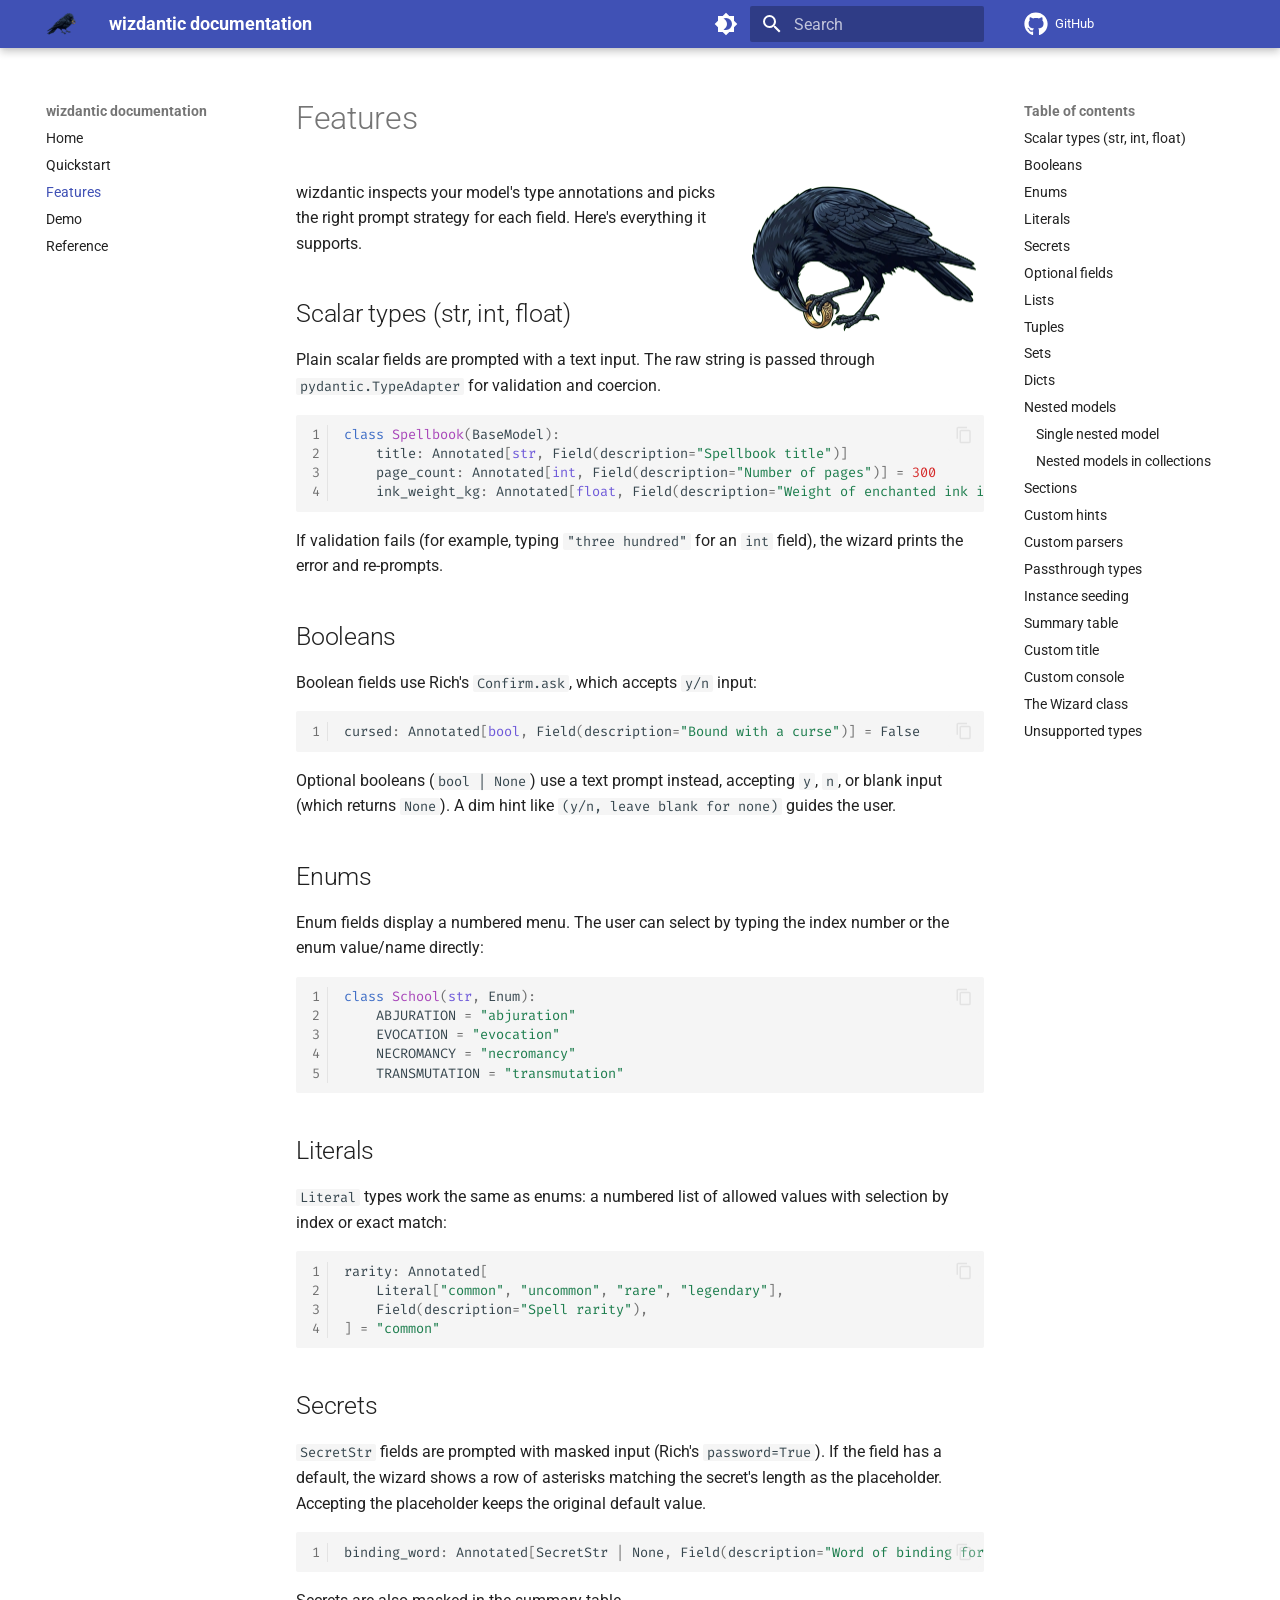
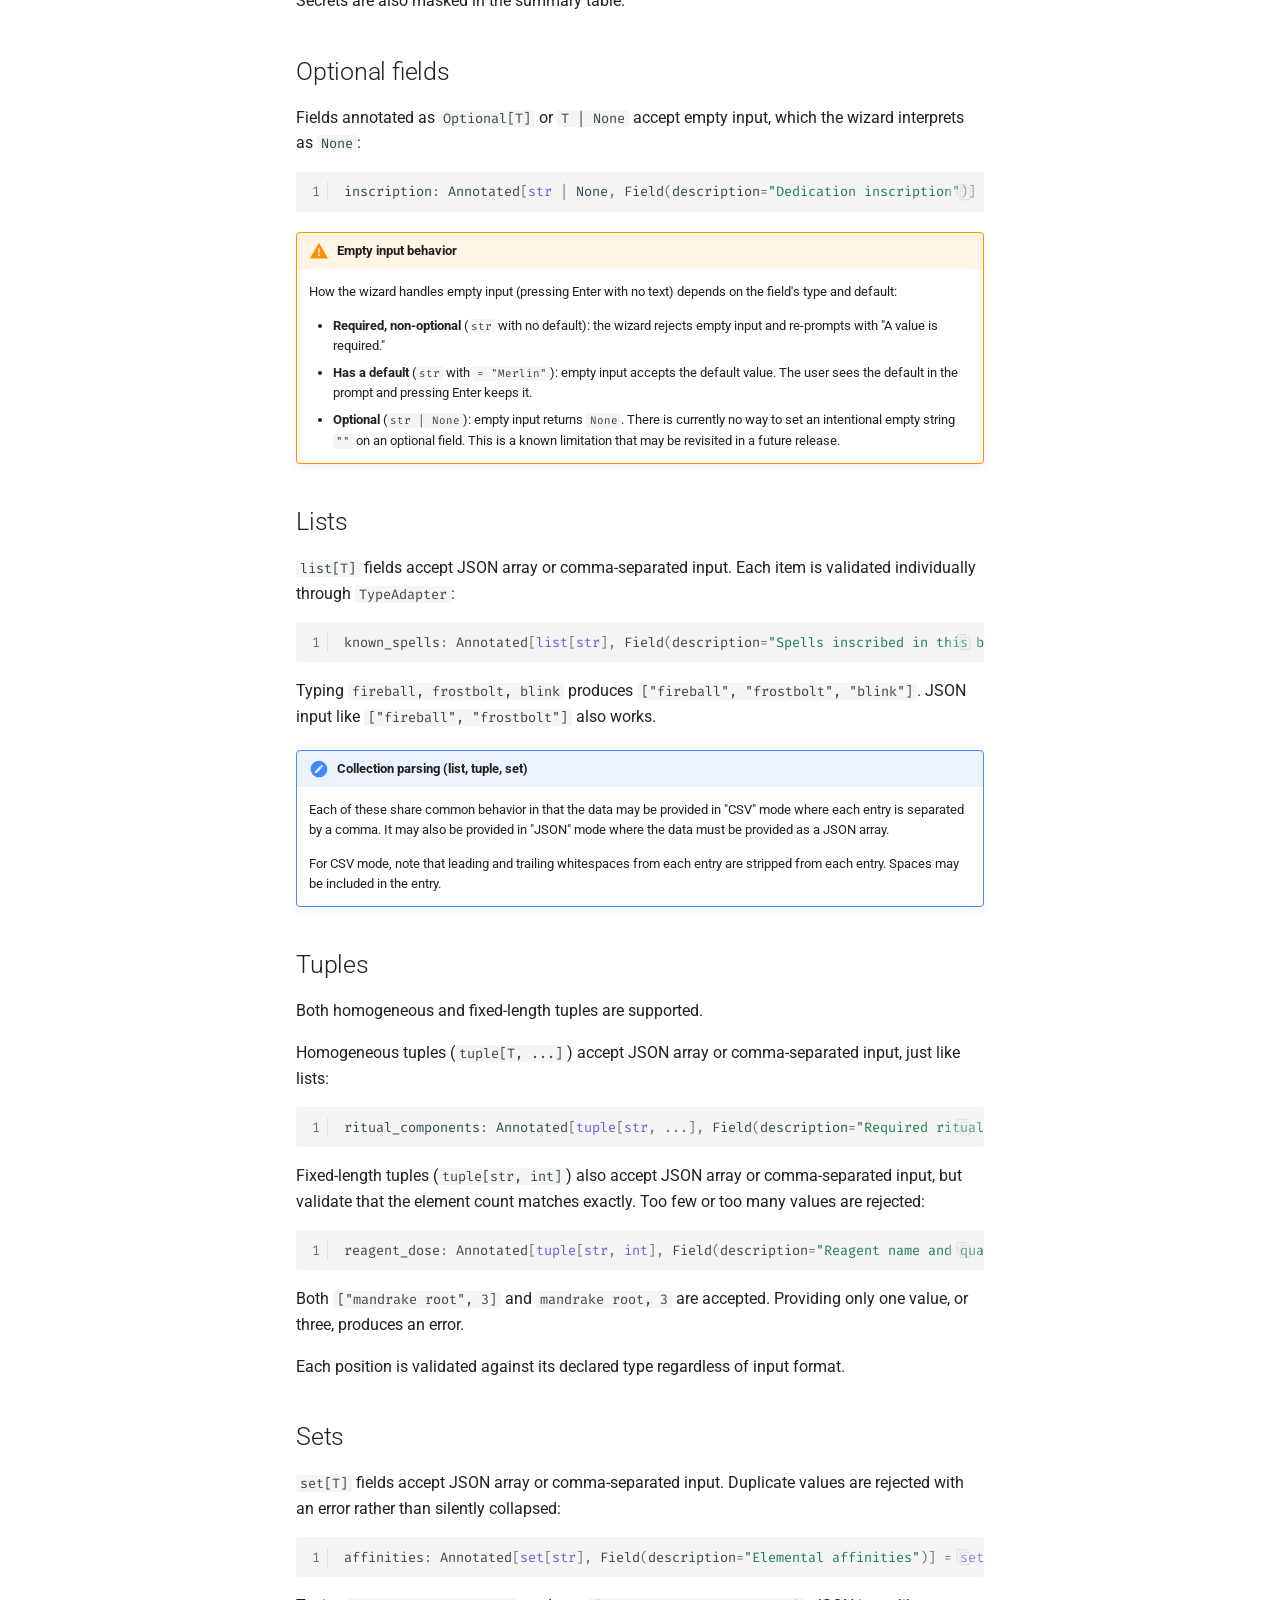
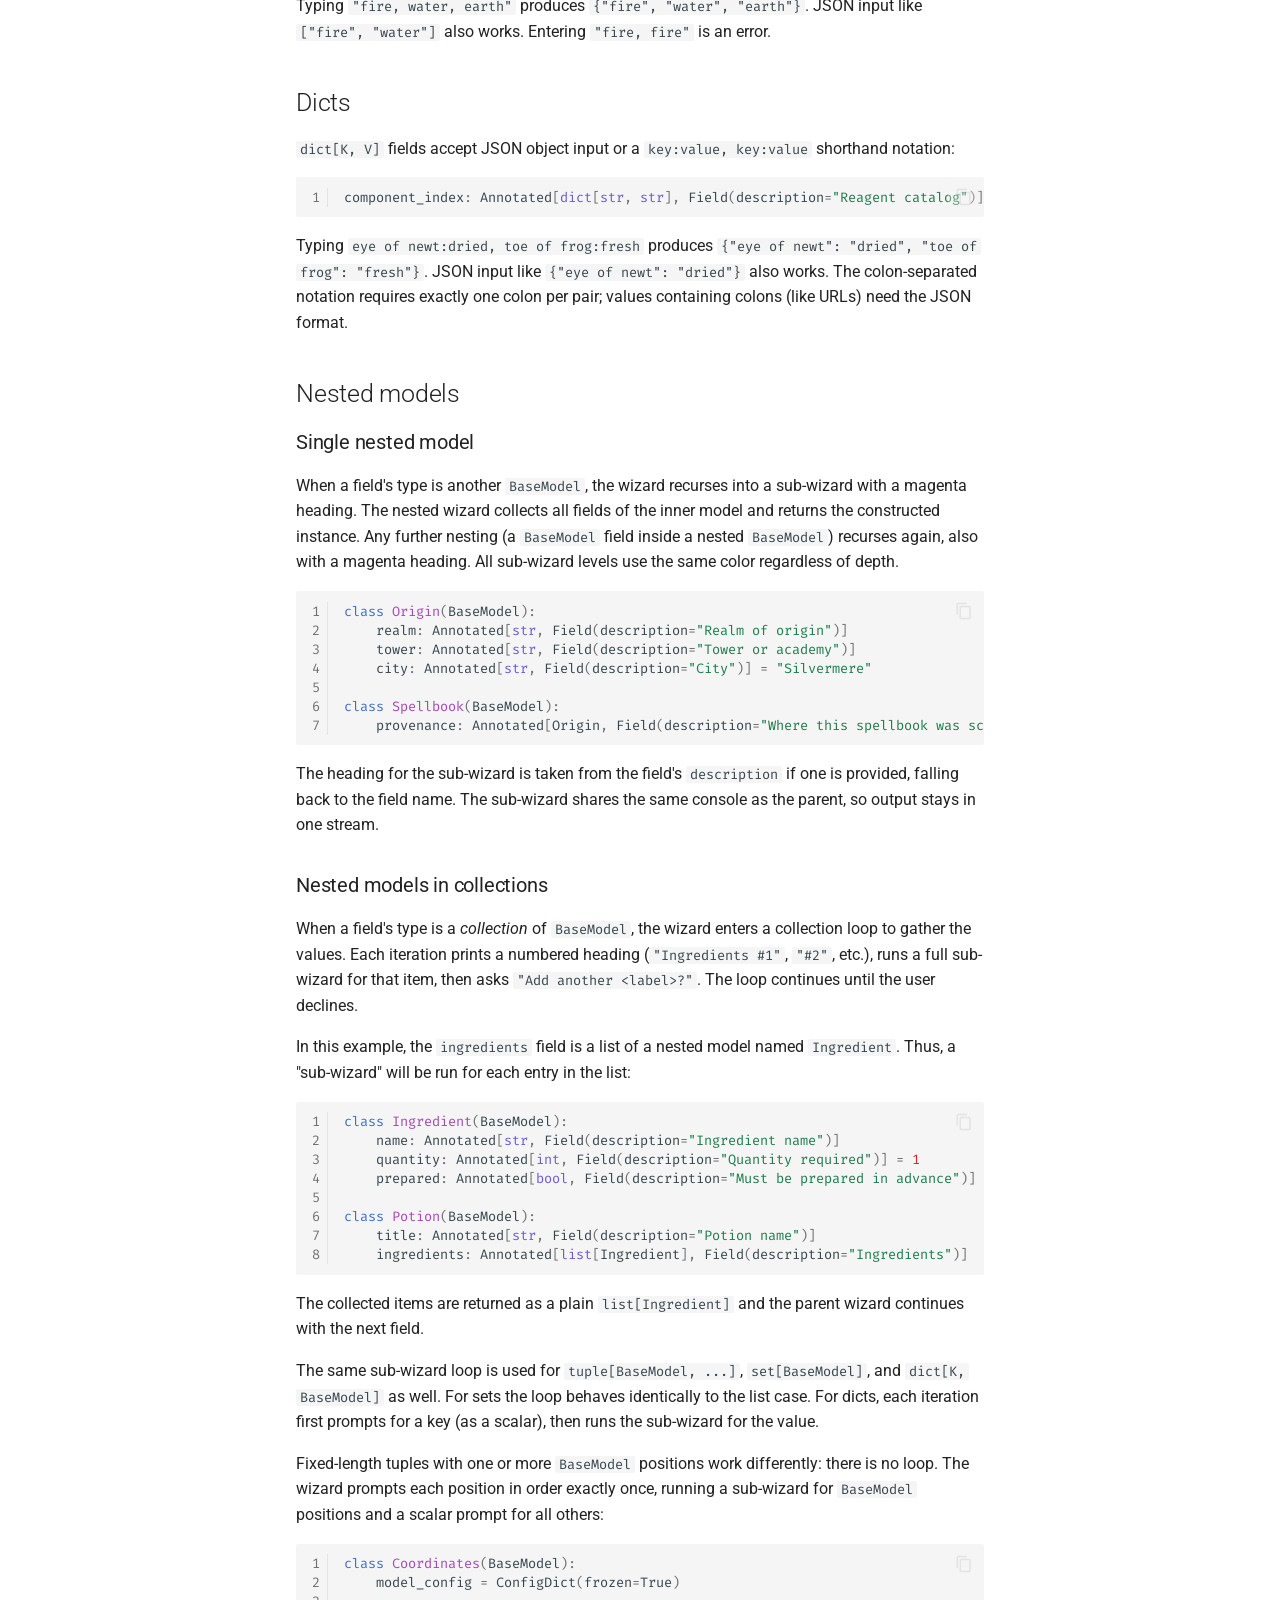
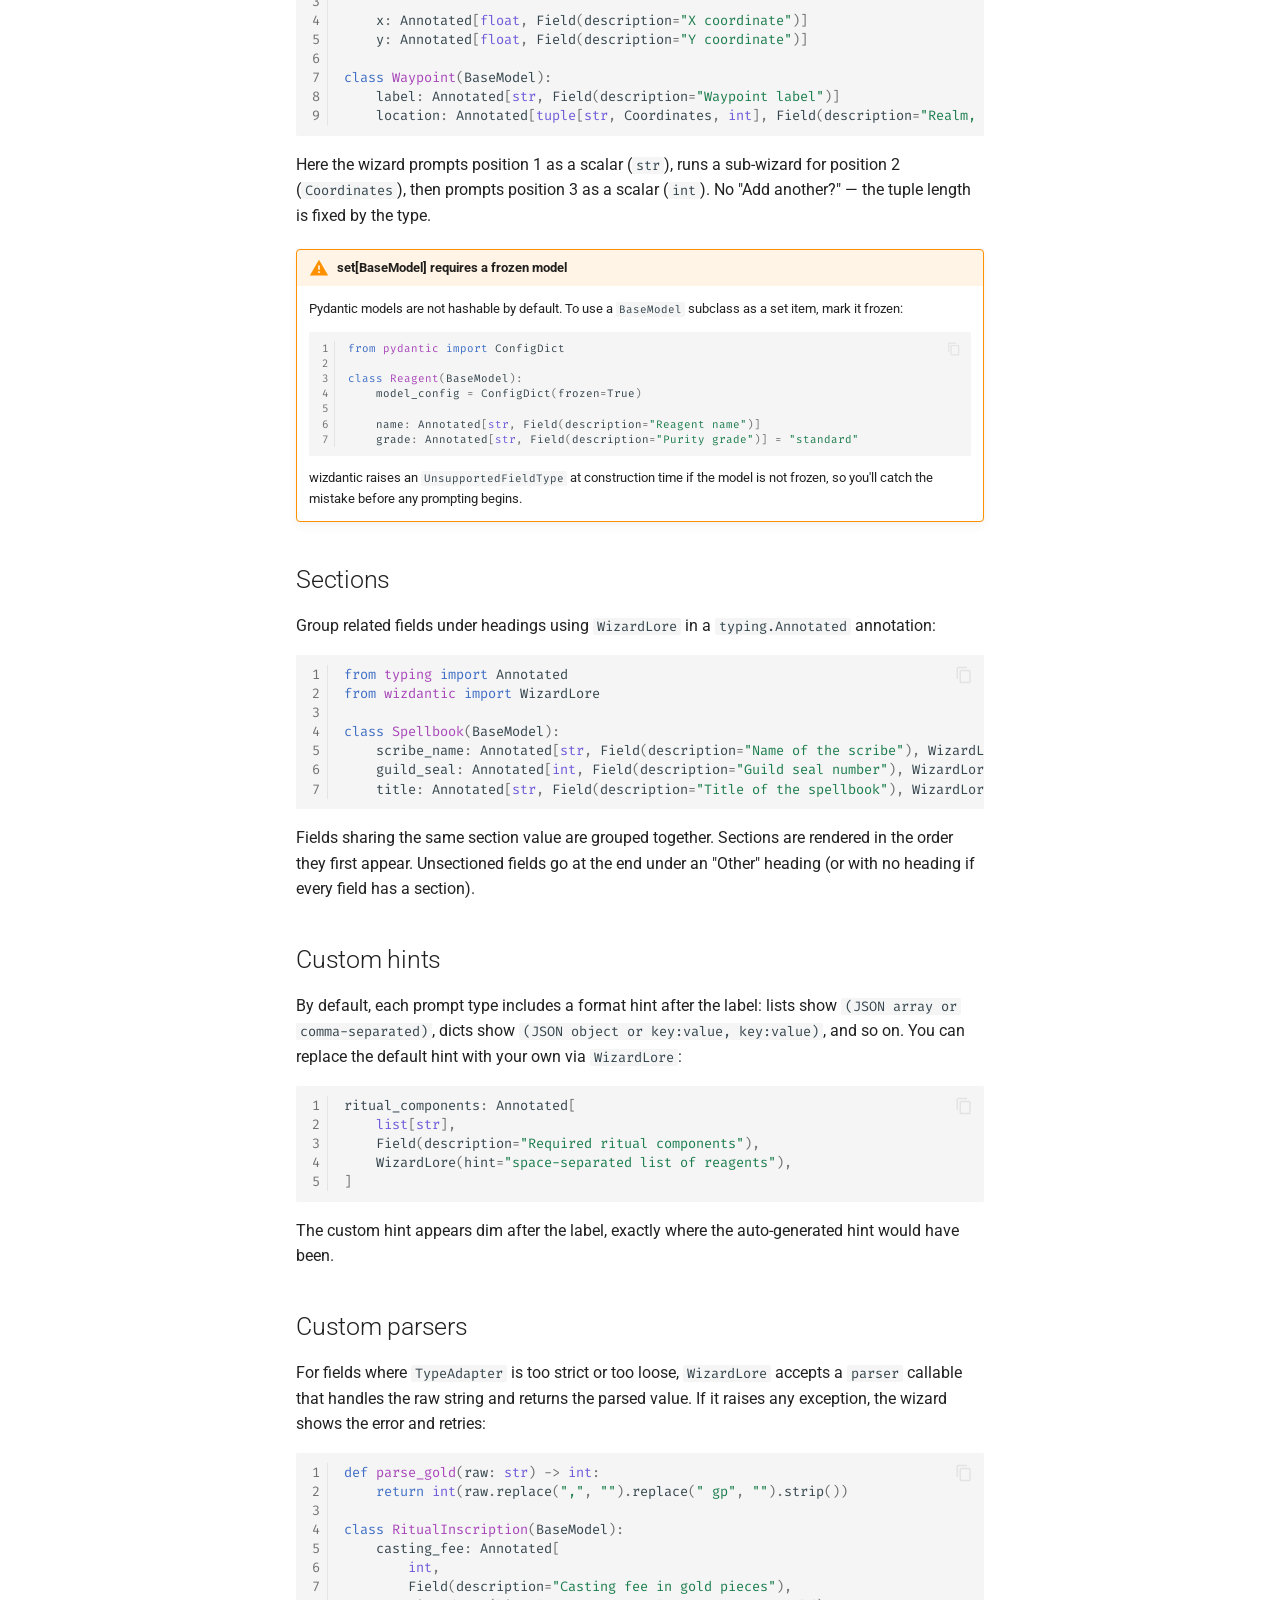
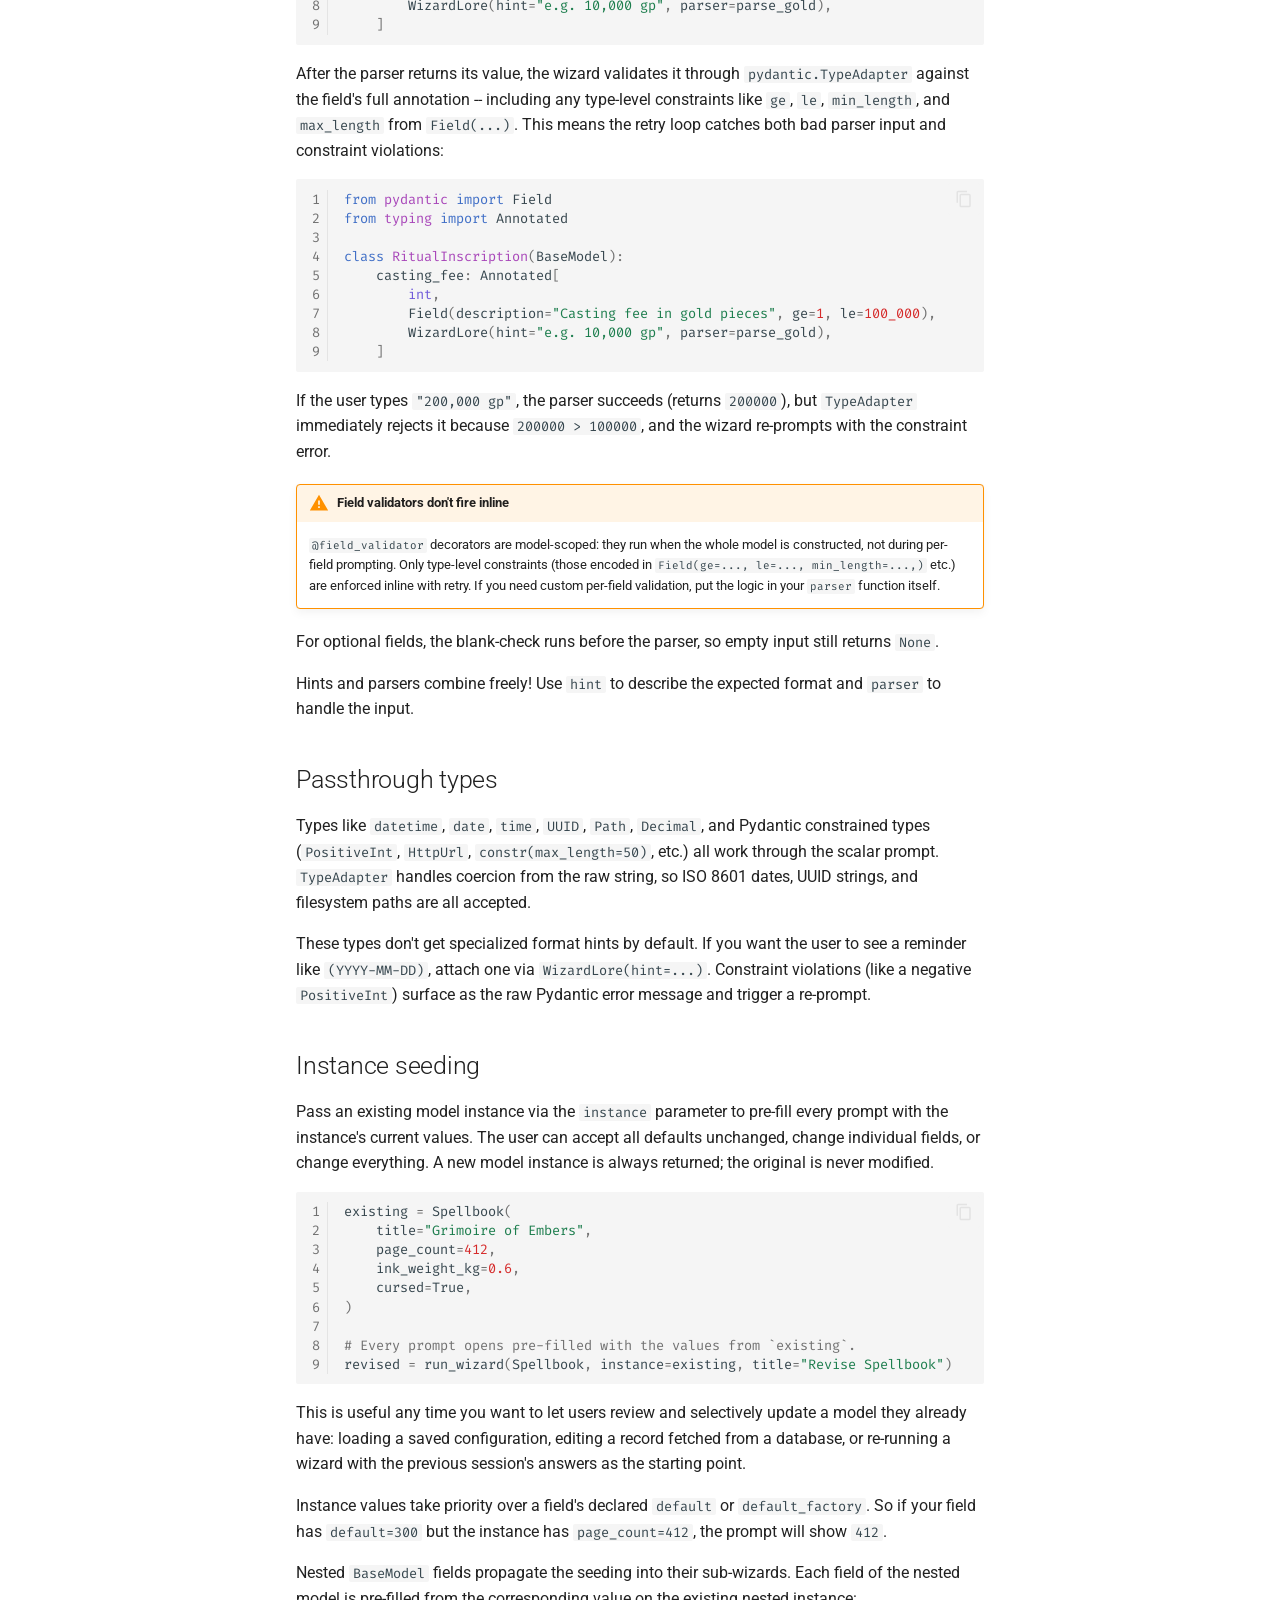
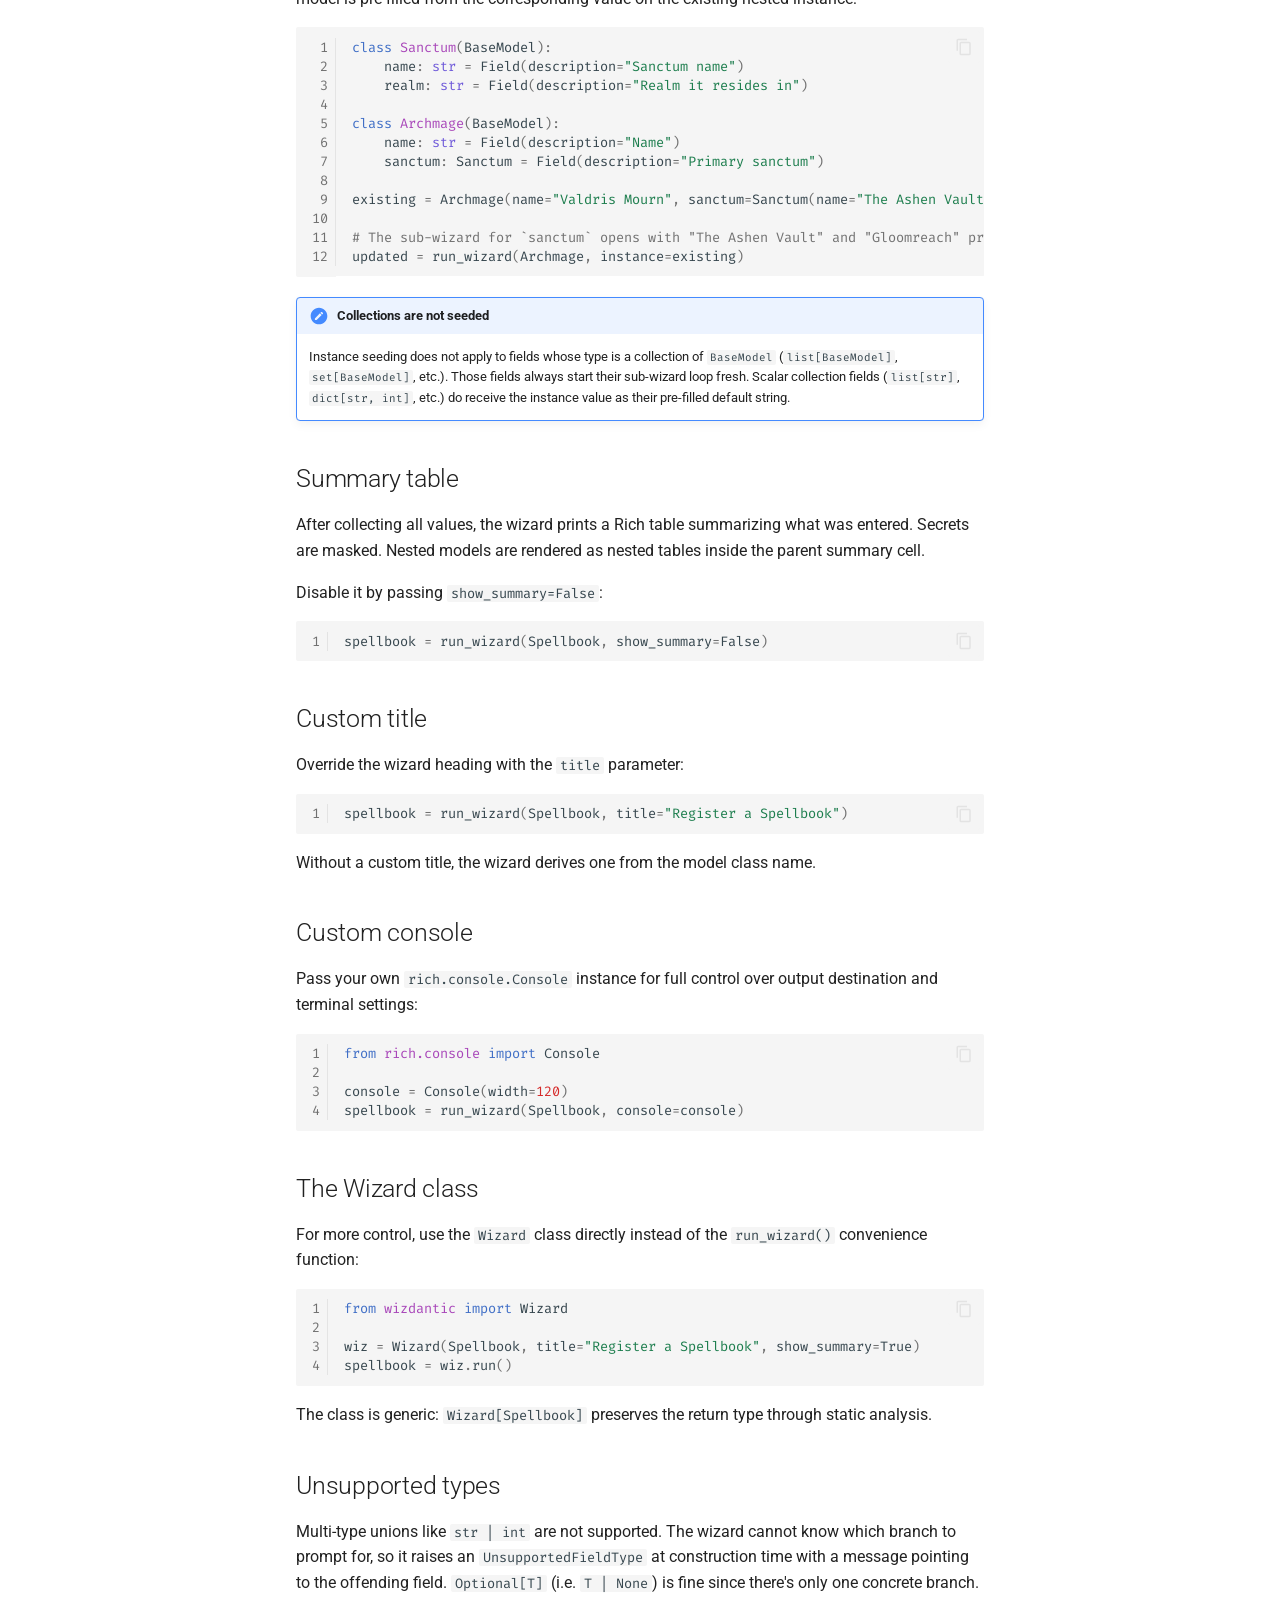
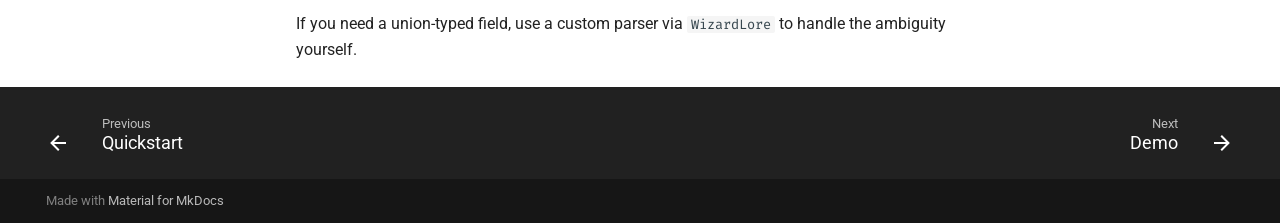
<file: features/index.html>
<!doctype html>
<html lang="en" class="no-js">
  <head>
    
      <meta charset="utf-8">
      <meta name="viewport" content="width=device-width,initial-scale=1">
      
      
      
        <link rel="canonical" href="http://dusktreader.github.io/wizdantic/features/">
      
      
        <link rel="prev" href="../quickstart/">
      
      
        <link rel="next" href="../demo/">
      
      
        
      
      
      <link rel="icon" href="../images/wizdantic-logo.png">
      <meta name="generator" content="mkdocs-1.6.1, mkdocs-material-9.7.6">
    
    
      
        <title>Features - wizdantic documentation</title>
      
    
    
      <link rel="stylesheet" href="../assets/stylesheets/main.484c7ddc.min.css">
      
        
        <link rel="stylesheet" href="../assets/stylesheets/palette.ab4e12ef.min.css">
      
      


    
    
      
    
    
      
        
        
        <link rel="preconnect" href="https://fonts.gstatic.com" crossorigin>
        <link rel="stylesheet" href="https://fonts.googleapis.com/css?family=Roboto:300,300i,400,400i,700,700i%7CFira+Code:400,400i,700,700i&display=fallback">
        <style>:root{--md-text-font:"Roboto";--md-code-font:"Fira Code"}</style>
      
    
    
      <link rel="stylesheet" href="../assets/_mkdocstrings.css">
    
      <link rel="stylesheet" href="../assets/stylesheets/extra.css">
    
    <script>__md_scope=new URL("..",location),__md_hash=e=>[...e].reduce(((e,_)=>(e<<5)-e+_.charCodeAt(0)),0),__md_get=(e,_=localStorage,t=__md_scope)=>JSON.parse(_.getItem(t.pathname+"."+e)),__md_set=(e,_,t=localStorage,a=__md_scope)=>{try{t.setItem(a.pathname+"."+e,JSON.stringify(_))}catch(e){}}</script>
    
      

    
    
  <style>.highlight .gp { user-select: none; color: #89b0c2; }</style>
</head>
  
  
    
    
      
    
    
    
    
    <body dir="ltr" data-md-color-scheme="default" data-md-color-primary="indigo" data-md-color-accent="indigo">
  
    
    <input class="md-toggle" data-md-toggle="drawer" type="checkbox" id="__drawer" autocomplete="off">
    <input class="md-toggle" data-md-toggle="search" type="checkbox" id="__search" autocomplete="off">
    <label class="md-overlay" for="__drawer"></label>
    <div data-md-component="skip">
      
        
        <a href="#features" class="md-skip">
          Skip to content
        </a>
      
    </div>
    <div data-md-component="announce">
      
    </div>
    
    
      

  

<header class="md-header md-header--shadow" data-md-component="header">
  <nav class="md-header__inner md-grid" aria-label="Header">
    <a href=".." title="wizdantic documentation" class="md-header__button md-logo" aria-label="wizdantic documentation" data-md-component="logo">
      
  <img src="../images/wizdantic-logo.png" alt="logo">

    </a>
    <label class="md-header__button md-icon" for="__drawer">
      
      <svg xmlns="http://www.w3.org/2000/svg" viewBox="0 0 24 24"><path d="M3 6h18v2H3zm0 5h18v2H3zm0 5h18v2H3z"/></svg>
    </label>
    <div class="md-header__title" data-md-component="header-title">
      <div class="md-header__ellipsis">
        <div class="md-header__topic">
          <span class="md-ellipsis">
            wizdantic documentation
          </span>
        </div>
        <div class="md-header__topic" data-md-component="header-topic">
          <span class="md-ellipsis">
            
              Features
            
          </span>
        </div>
      </div>
    </div>
    
      
        <form class="md-header__option" data-md-component="palette">
  
    
    
    
    <input class="md-option" data-md-color-media="(prefers-color-scheme: light)" data-md-color-scheme="default" data-md-color-primary="indigo" data-md-color-accent="indigo"  aria-label="Switch to dark mode"  type="radio" name="__palette" id="__palette_0">
    
      <label class="md-header__button md-icon" title="Switch to dark mode" for="__palette_1" hidden>
        <svg xmlns="http://www.w3.org/2000/svg" viewBox="0 0 24 24"><path d="M12 18c-.89 0-1.74-.2-2.5-.55C11.56 16.5 13 14.42 13 12s-1.44-4.5-3.5-5.45C10.26 6.2 11.11 6 12 6a6 6 0 0 1 6 6 6 6 0 0 1-6 6m8-9.31V4h-4.69L12 .69 8.69 4H4v4.69L.69 12 4 15.31V20h4.69L12 23.31 15.31 20H20v-4.69L23.31 12z"/></svg>
      </label>
    
  
    
    
    
    <input class="md-option" data-md-color-media="(prefers-color-scheme: dark)" data-md-color-scheme="slate" data-md-color-primary="indigo" data-md-color-accent="indigo"  aria-label="Switch to light mode"  type="radio" name="__palette" id="__palette_1">
    
      <label class="md-header__button md-icon" title="Switch to light mode" for="__palette_0" hidden>
        <svg xmlns="http://www.w3.org/2000/svg" viewBox="0 0 24 24"><path d="M12 8a4 4 0 0 0-4 4 4 4 0 0 0 4 4 4 4 0 0 0 4-4 4 4 0 0 0-4-4m0 10a6 6 0 0 1-6-6 6 6 0 0 1 6-6 6 6 0 0 1 6 6 6 6 0 0 1-6 6m8-9.31V4h-4.69L12 .69 8.69 4H4v4.69L.69 12 4 15.31V20h4.69L12 23.31 15.31 20H20v-4.69L23.31 12z"/></svg>
      </label>
    
  
</form>
      
    
    
      <script>var palette=__md_get("__palette");if(palette&&palette.color){if("(prefers-color-scheme)"===palette.color.media){var media=matchMedia("(prefers-color-scheme: light)"),input=document.querySelector(media.matches?"[data-md-color-media='(prefers-color-scheme: light)']":"[data-md-color-media='(prefers-color-scheme: dark)']");palette.color.media=input.getAttribute("data-md-color-media"),palette.color.scheme=input.getAttribute("data-md-color-scheme"),palette.color.primary=input.getAttribute("data-md-color-primary"),palette.color.accent=input.getAttribute("data-md-color-accent")}for(var[key,value]of Object.entries(palette.color))document.body.setAttribute("data-md-color-"+key,value)}</script>
    
    
    
      
      
        <label class="md-header__button md-icon" for="__search">
          
          <svg xmlns="http://www.w3.org/2000/svg" viewBox="0 0 24 24"><path d="M9.5 3A6.5 6.5 0 0 1 16 9.5c0 1.61-.59 3.09-1.56 4.23l.27.27h.79l5 5-1.5 1.5-5-5v-.79l-.27-.27A6.52 6.52 0 0 1 9.5 16 6.5 6.5 0 0 1 3 9.5 6.5 6.5 0 0 1 9.5 3m0 2C7 5 5 7 5 9.5S7 14 9.5 14 14 12 14 9.5 12 5 9.5 5"/></svg>
        </label>
        <div class="md-search" data-md-component="search" role="dialog">
  <label class="md-search__overlay" for="__search"></label>
  <div class="md-search__inner" role="search">
    <form class="md-search__form" name="search">
      <input type="text" class="md-search__input" name="query" aria-label="Search" placeholder="Search" autocapitalize="off" autocorrect="off" autocomplete="off" spellcheck="false" data-md-component="search-query" required>
      <label class="md-search__icon md-icon" for="__search">
        
        <svg xmlns="http://www.w3.org/2000/svg" viewBox="0 0 24 24"><path d="M9.5 3A6.5 6.5 0 0 1 16 9.5c0 1.61-.59 3.09-1.56 4.23l.27.27h.79l5 5-1.5 1.5-5-5v-.79l-.27-.27A6.52 6.52 0 0 1 9.5 16 6.5 6.5 0 0 1 3 9.5 6.5 6.5 0 0 1 9.5 3m0 2C7 5 5 7 5 9.5S7 14 9.5 14 14 12 14 9.5 12 5 9.5 5"/></svg>
        
        <svg xmlns="http://www.w3.org/2000/svg" viewBox="0 0 24 24"><path d="M20 11v2H8l5.5 5.5-1.42 1.42L4.16 12l7.92-7.92L13.5 5.5 8 11z"/></svg>
      </label>
      <nav class="md-search__options" aria-label="Search">
        
        <button type="reset" class="md-search__icon md-icon" title="Clear" aria-label="Clear" tabindex="-1">
          
          <svg xmlns="http://www.w3.org/2000/svg" viewBox="0 0 24 24"><path d="M19 6.41 17.59 5 12 10.59 6.41 5 5 6.41 10.59 12 5 17.59 6.41 19 12 13.41 17.59 19 19 17.59 13.41 12z"/></svg>
        </button>
      </nav>
      
    </form>
    <div class="md-search__output">
      <div class="md-search__scrollwrap" tabindex="0" data-md-scrollfix>
        <div class="md-search-result" data-md-component="search-result">
          <div class="md-search-result__meta">
            Initializing search
          </div>
          <ol class="md-search-result__list" role="presentation"></ol>
        </div>
      </div>
    </div>
  </div>
</div>
      
    
    
      <div class="md-header__source">
        <a href="https://github.com/dusktreader/wizdantic" title="Go to repository" class="md-source" data-md-component="source">
  <div class="md-source__icon md-icon">
    
    <svg xmlns="http://www.w3.org/2000/svg" viewBox="0 0 512 512"><!--! Font Awesome Free 7.1.0 by @fontawesome - https://fontawesome.com License - https://fontawesome.com/license/free (Icons: CC BY 4.0, Fonts: SIL OFL 1.1, Code: MIT License) Copyright 2025 Fonticons, Inc.--><path d="M173.9 397.4c0 2-2.3 3.6-5.2 3.6-3.3.3-5.6-1.3-5.6-3.6 0-2 2.3-3.6 5.2-3.6 3-.3 5.6 1.3 5.6 3.6m-31.1-4.5c-.7 2 1.3 4.3 4.3 4.9 2.6 1 5.6 0 6.2-2s-1.3-4.3-4.3-5.2c-2.6-.7-5.5.3-6.2 2.3m44.2-1.7c-2.9.7-4.9 2.6-4.6 4.9.3 2 2.9 3.3 5.9 2.6 2.9-.7 4.9-2.6 4.6-4.6-.3-1.9-3-3.2-5.9-2.9M252.8 8C114.1 8 8 113.3 8 252c0 110.9 69.8 205.8 169.5 239.2 12.8 2.3 17.3-5.6 17.3-12.1 0-6.2-.3-40.4-.3-61.4 0 0-70 15-84.7-29.8 0 0-11.4-29.1-27.8-36.6 0 0-22.9-15.7 1.6-15.4 0 0 24.9 2 38.6 25.8 21.9 38.6 58.6 27.5 72.9 20.9 2.3-16 8.8-27.1 16-33.7-55.9-6.2-112.3-14.3-112.3-110.5 0-27.5 7.6-41.3 23.6-58.9-2.6-6.5-11.1-33.3 2.6-67.9 20.9-6.5 69 27 69 27 20-5.6 41.5-8.5 62.8-8.5s42.8 2.9 62.8 8.5c0 0 48.1-33.6 69-27 13.7 34.7 5.2 61.4 2.6 67.9 16 17.7 25.8 31.5 25.8 58.9 0 96.5-58.9 104.2-114.8 110.5 9.2 7.9 17 22.9 17 46.4 0 33.7-.3 75.4-.3 83.6 0 6.5 4.6 14.4 17.3 12.1C436.2 457.8 504 362.9 504 252 504 113.3 391.5 8 252.8 8M105.2 352.9c-1.3 1-1 3.3.7 5.2 1.6 1.6 3.9 2.3 5.2 1 1.3-1 1-3.3-.7-5.2-1.6-1.6-3.9-2.3-5.2-1m-10.8-8.1c-.7 1.3.3 2.9 2.3 3.9 1.6 1 3.6.7 4.3-.7.7-1.3-.3-2.9-2.3-3.9-2-.6-3.6-.3-4.3.7m32.4 35.6c-1.6 1.3-1 4.3 1.3 6.2 2.3 2.3 5.2 2.6 6.5 1 1.3-1.3.7-4.3-1.3-6.2-2.2-2.3-5.2-2.6-6.5-1m-11.4-14.7c-1.6 1-1.6 3.6 0 5.9s4.3 3.3 5.6 2.3c1.6-1.3 1.6-3.9 0-6.2-1.4-2.3-4-3.3-5.6-2"/></svg>
  </div>
  <div class="md-source__repository">
    GitHub
  </div>
</a>
      </div>
    
  </nav>
  
</header>
    
    <div class="md-container" data-md-component="container">
      
      
        
          
        
      
      <main class="md-main" data-md-component="main">
        <div class="md-main__inner md-grid">
          
            
              
              <div class="md-sidebar md-sidebar--primary" data-md-component="sidebar" data-md-type="navigation" >
                <div class="md-sidebar__scrollwrap">
                  <div class="md-sidebar__inner">
                    



<nav class="md-nav md-nav--primary" aria-label="Navigation" data-md-level="0">
  <label class="md-nav__title" for="__drawer">
    <a href=".." title="wizdantic documentation" class="md-nav__button md-logo" aria-label="wizdantic documentation" data-md-component="logo">
      
  <img src="../images/wizdantic-logo.png" alt="logo">

    </a>
    wizdantic documentation
  </label>
  
    <div class="md-nav__source">
      <a href="https://github.com/dusktreader/wizdantic" title="Go to repository" class="md-source" data-md-component="source">
  <div class="md-source__icon md-icon">
    
    <svg xmlns="http://www.w3.org/2000/svg" viewBox="0 0 512 512"><!--! Font Awesome Free 7.1.0 by @fontawesome - https://fontawesome.com License - https://fontawesome.com/license/free (Icons: CC BY 4.0, Fonts: SIL OFL 1.1, Code: MIT License) Copyright 2025 Fonticons, Inc.--><path d="M173.9 397.4c0 2-2.3 3.6-5.2 3.6-3.3.3-5.6-1.3-5.6-3.6 0-2 2.3-3.6 5.2-3.6 3-.3 5.6 1.3 5.6 3.6m-31.1-4.5c-.7 2 1.3 4.3 4.3 4.9 2.6 1 5.6 0 6.2-2s-1.3-4.3-4.3-5.2c-2.6-.7-5.5.3-6.2 2.3m44.2-1.7c-2.9.7-4.9 2.6-4.6 4.9.3 2 2.9 3.3 5.9 2.6 2.9-.7 4.9-2.6 4.6-4.6-.3-1.9-3-3.2-5.9-2.9M252.8 8C114.1 8 8 113.3 8 252c0 110.9 69.8 205.8 169.5 239.2 12.8 2.3 17.3-5.6 17.3-12.1 0-6.2-.3-40.4-.3-61.4 0 0-70 15-84.7-29.8 0 0-11.4-29.1-27.8-36.6 0 0-22.9-15.7 1.6-15.4 0 0 24.9 2 38.6 25.8 21.9 38.6 58.6 27.5 72.9 20.9 2.3-16 8.8-27.1 16-33.7-55.9-6.2-112.3-14.3-112.3-110.5 0-27.5 7.6-41.3 23.6-58.9-2.6-6.5-11.1-33.3 2.6-67.9 20.9-6.5 69 27 69 27 20-5.6 41.5-8.5 62.8-8.5s42.8 2.9 62.8 8.5c0 0 48.1-33.6 69-27 13.7 34.7 5.2 61.4 2.6 67.9 16 17.7 25.8 31.5 25.8 58.9 0 96.5-58.9 104.2-114.8 110.5 9.2 7.9 17 22.9 17 46.4 0 33.7-.3 75.4-.3 83.6 0 6.5 4.6 14.4 17.3 12.1C436.2 457.8 504 362.9 504 252 504 113.3 391.5 8 252.8 8M105.2 352.9c-1.3 1-1 3.3.7 5.2 1.6 1.6 3.9 2.3 5.2 1 1.3-1 1-3.3-.7-5.2-1.6-1.6-3.9-2.3-5.2-1m-10.8-8.1c-.7 1.3.3 2.9 2.3 3.9 1.6 1 3.6.7 4.3-.7.7-1.3-.3-2.9-2.3-3.9-2-.6-3.6-.3-4.3.7m32.4 35.6c-1.6 1.3-1 4.3 1.3 6.2 2.3 2.3 5.2 2.6 6.5 1 1.3-1.3.7-4.3-1.3-6.2-2.2-2.3-5.2-2.6-6.5-1m-11.4-14.7c-1.6 1-1.6 3.6 0 5.9s4.3 3.3 5.6 2.3c1.6-1.3 1.6-3.9 0-6.2-1.4-2.3-4-3.3-5.6-2"/></svg>
  </div>
  <div class="md-source__repository">
    GitHub
  </div>
</a>
    </div>
  
  <ul class="md-nav__list" data-md-scrollfix>
    
      
      
  
  
  
  
    <li class="md-nav__item">
      <a href=".." class="md-nav__link">
        
  
  
  <span class="md-ellipsis">
    
  
    Home
  

    
  </span>
  
  

      </a>
    </li>
  

    
      
      
  
  
  
  
    <li class="md-nav__item">
      <a href="../quickstart/" class="md-nav__link">
        
  
  
  <span class="md-ellipsis">
    
  
    Quickstart
  

    
  </span>
  
  

      </a>
    </li>
  

    
      
      
  
  
    
  
  
  
    <li class="md-nav__item md-nav__item--active">
      
      <input class="md-nav__toggle md-toggle" type="checkbox" id="__toc">
      
      
        
      
      
        <label class="md-nav__link md-nav__link--active" for="__toc">
          
  
  
  <span class="md-ellipsis">
    
  
    Features
  

    
  </span>
  
  

          <span class="md-nav__icon md-icon"></span>
        </label>
      
      <a href="./" class="md-nav__link md-nav__link--active">
        
  
  
  <span class="md-ellipsis">
    
  
    Features
  

    
  </span>
  
  

      </a>
      
        

<nav class="md-nav md-nav--secondary" aria-label="Table of contents">
  
  
  
    
  
  
    <label class="md-nav__title" for="__toc">
      <span class="md-nav__icon md-icon"></span>
      Table of contents
    </label>
    <ul class="md-nav__list" data-md-component="toc" data-md-scrollfix>
      
        <li class="md-nav__item">
  <a href="#scalar-types-str-int-float" class="md-nav__link">
    <span class="md-ellipsis">
      
        Scalar types (str, int, float)
      
    </span>
  </a>
  
</li>
      
        <li class="md-nav__item">
  <a href="#booleans" class="md-nav__link">
    <span class="md-ellipsis">
      
        Booleans
      
    </span>
  </a>
  
</li>
      
        <li class="md-nav__item">
  <a href="#enums" class="md-nav__link">
    <span class="md-ellipsis">
      
        Enums
      
    </span>
  </a>
  
</li>
      
        <li class="md-nav__item">
  <a href="#literals" class="md-nav__link">
    <span class="md-ellipsis">
      
        Literals
      
    </span>
  </a>
  
</li>
      
        <li class="md-nav__item">
  <a href="#secrets" class="md-nav__link">
    <span class="md-ellipsis">
      
        Secrets
      
    </span>
  </a>
  
</li>
      
        <li class="md-nav__item">
  <a href="#optional-fields" class="md-nav__link">
    <span class="md-ellipsis">
      
        Optional fields
      
    </span>
  </a>
  
</li>
      
        <li class="md-nav__item">
  <a href="#lists" class="md-nav__link">
    <span class="md-ellipsis">
      
        Lists
      
    </span>
  </a>
  
</li>
      
        <li class="md-nav__item">
  <a href="#tuples" class="md-nav__link">
    <span class="md-ellipsis">
      
        Tuples
      
    </span>
  </a>
  
</li>
      
        <li class="md-nav__item">
  <a href="#sets" class="md-nav__link">
    <span class="md-ellipsis">
      
        Sets
      
    </span>
  </a>
  
</li>
      
        <li class="md-nav__item">
  <a href="#dicts" class="md-nav__link">
    <span class="md-ellipsis">
      
        Dicts
      
    </span>
  </a>
  
</li>
      
        <li class="md-nav__item">
  <a href="#nested-models" class="md-nav__link">
    <span class="md-ellipsis">
      
        Nested models
      
    </span>
  </a>
  
    <nav class="md-nav" aria-label="Nested models">
      <ul class="md-nav__list">
        
          <li class="md-nav__item">
  <a href="#single-nested-model" class="md-nav__link">
    <span class="md-ellipsis">
      
        Single nested model
      
    </span>
  </a>
  
</li>
        
          <li class="md-nav__item">
  <a href="#nested-models-in-collections" class="md-nav__link">
    <span class="md-ellipsis">
      
        Nested models in collections
      
    </span>
  </a>
  
</li>
        
      </ul>
    </nav>
  
</li>
      
        <li class="md-nav__item">
  <a href="#sections" class="md-nav__link">
    <span class="md-ellipsis">
      
        Sections
      
    </span>
  </a>
  
</li>
      
        <li class="md-nav__item">
  <a href="#custom-hints" class="md-nav__link">
    <span class="md-ellipsis">
      
        Custom hints
      
    </span>
  </a>
  
</li>
      
        <li class="md-nav__item">
  <a href="#custom-parsers" class="md-nav__link">
    <span class="md-ellipsis">
      
        Custom parsers
      
    </span>
  </a>
  
</li>
      
        <li class="md-nav__item">
  <a href="#passthrough-types" class="md-nav__link">
    <span class="md-ellipsis">
      
        Passthrough types
      
    </span>
  </a>
  
</li>
      
        <li class="md-nav__item">
  <a href="#instance-seeding" class="md-nav__link">
    <span class="md-ellipsis">
      
        Instance seeding
      
    </span>
  </a>
  
</li>
      
        <li class="md-nav__item">
  <a href="#summary-table" class="md-nav__link">
    <span class="md-ellipsis">
      
        Summary table
      
    </span>
  </a>
  
</li>
      
        <li class="md-nav__item">
  <a href="#custom-title" class="md-nav__link">
    <span class="md-ellipsis">
      
        Custom title
      
    </span>
  </a>
  
</li>
      
        <li class="md-nav__item">
  <a href="#custom-console" class="md-nav__link">
    <span class="md-ellipsis">
      
        Custom console
      
    </span>
  </a>
  
</li>
      
        <li class="md-nav__item">
  <a href="#the-wizard-class" class="md-nav__link">
    <span class="md-ellipsis">
      
        The Wizard class
      
    </span>
  </a>
  
</li>
      
        <li class="md-nav__item">
  <a href="#unsupported-types" class="md-nav__link">
    <span class="md-ellipsis">
      
        Unsupported types
      
    </span>
  </a>
  
</li>
      
    </ul>
  
</nav>
      
    </li>
  

    
      
      
  
  
  
  
    <li class="md-nav__item">
      <a href="../demo/" class="md-nav__link">
        
  
  
  <span class="md-ellipsis">
    
  
    Demo
  

    
  </span>
  
  

      </a>
    </li>
  

    
      
      
  
  
  
  
    <li class="md-nav__item">
      <a href="../reference/" class="md-nav__link">
        
  
  
  <span class="md-ellipsis">
    
  
    Reference
  

    
  </span>
  
  

      </a>
    </li>
  

    
  </ul>
</nav>
                  </div>
                </div>
              </div>
            
            
              
              <div class="md-sidebar md-sidebar--secondary" data-md-component="sidebar" data-md-type="toc" >
                <div class="md-sidebar__scrollwrap">
                  <div class="md-sidebar__inner">
                    

<nav class="md-nav md-nav--secondary" aria-label="Table of contents">
  
  
  
    
  
  
    <label class="md-nav__title" for="__toc">
      <span class="md-nav__icon md-icon"></span>
      Table of contents
    </label>
    <ul class="md-nav__list" data-md-component="toc" data-md-scrollfix>
      
        <li class="md-nav__item">
  <a href="#scalar-types-str-int-float" class="md-nav__link">
    <span class="md-ellipsis">
      
        Scalar types (str, int, float)
      
    </span>
  </a>
  
</li>
      
        <li class="md-nav__item">
  <a href="#booleans" class="md-nav__link">
    <span class="md-ellipsis">
      
        Booleans
      
    </span>
  </a>
  
</li>
      
        <li class="md-nav__item">
  <a href="#enums" class="md-nav__link">
    <span class="md-ellipsis">
      
        Enums
      
    </span>
  </a>
  
</li>
      
        <li class="md-nav__item">
  <a href="#literals" class="md-nav__link">
    <span class="md-ellipsis">
      
        Literals
      
    </span>
  </a>
  
</li>
      
        <li class="md-nav__item">
  <a href="#secrets" class="md-nav__link">
    <span class="md-ellipsis">
      
        Secrets
      
    </span>
  </a>
  
</li>
      
        <li class="md-nav__item">
  <a href="#optional-fields" class="md-nav__link">
    <span class="md-ellipsis">
      
        Optional fields
      
    </span>
  </a>
  
</li>
      
        <li class="md-nav__item">
  <a href="#lists" class="md-nav__link">
    <span class="md-ellipsis">
      
        Lists
      
    </span>
  </a>
  
</li>
      
        <li class="md-nav__item">
  <a href="#tuples" class="md-nav__link">
    <span class="md-ellipsis">
      
        Tuples
      
    </span>
  </a>
  
</li>
      
        <li class="md-nav__item">
  <a href="#sets" class="md-nav__link">
    <span class="md-ellipsis">
      
        Sets
      
    </span>
  </a>
  
</li>
      
        <li class="md-nav__item">
  <a href="#dicts" class="md-nav__link">
    <span class="md-ellipsis">
      
        Dicts
      
    </span>
  </a>
  
</li>
      
        <li class="md-nav__item">
  <a href="#nested-models" class="md-nav__link">
    <span class="md-ellipsis">
      
        Nested models
      
    </span>
  </a>
  
    <nav class="md-nav" aria-label="Nested models">
      <ul class="md-nav__list">
        
          <li class="md-nav__item">
  <a href="#single-nested-model" class="md-nav__link">
    <span class="md-ellipsis">
      
        Single nested model
      
    </span>
  </a>
  
</li>
        
          <li class="md-nav__item">
  <a href="#nested-models-in-collections" class="md-nav__link">
    <span class="md-ellipsis">
      
        Nested models in collections
      
    </span>
  </a>
  
</li>
        
      </ul>
    </nav>
  
</li>
      
        <li class="md-nav__item">
  <a href="#sections" class="md-nav__link">
    <span class="md-ellipsis">
      
        Sections
      
    </span>
  </a>
  
</li>
      
        <li class="md-nav__item">
  <a href="#custom-hints" class="md-nav__link">
    <span class="md-ellipsis">
      
        Custom hints
      
    </span>
  </a>
  
</li>
      
        <li class="md-nav__item">
  <a href="#custom-parsers" class="md-nav__link">
    <span class="md-ellipsis">
      
        Custom parsers
      
    </span>
  </a>
  
</li>
      
        <li class="md-nav__item">
  <a href="#passthrough-types" class="md-nav__link">
    <span class="md-ellipsis">
      
        Passthrough types
      
    </span>
  </a>
  
</li>
      
        <li class="md-nav__item">
  <a href="#instance-seeding" class="md-nav__link">
    <span class="md-ellipsis">
      
        Instance seeding
      
    </span>
  </a>
  
</li>
      
        <li class="md-nav__item">
  <a href="#summary-table" class="md-nav__link">
    <span class="md-ellipsis">
      
        Summary table
      
    </span>
  </a>
  
</li>
      
        <li class="md-nav__item">
  <a href="#custom-title" class="md-nav__link">
    <span class="md-ellipsis">
      
        Custom title
      
    </span>
  </a>
  
</li>
      
        <li class="md-nav__item">
  <a href="#custom-console" class="md-nav__link">
    <span class="md-ellipsis">
      
        Custom console
      
    </span>
  </a>
  
</li>
      
        <li class="md-nav__item">
  <a href="#the-wizard-class" class="md-nav__link">
    <span class="md-ellipsis">
      
        The Wizard class
      
    </span>
  </a>
  
</li>
      
        <li class="md-nav__item">
  <a href="#unsupported-types" class="md-nav__link">
    <span class="md-ellipsis">
      
        Unsupported types
      
    </span>
  </a>
  
</li>
      
    </ul>
  
</nav>
                  </div>
                </div>
              </div>
            
          
          
            <div class="md-content" data-md-component="content">
              
              <article class="md-content__inner md-typeset">
                
                  


  
  


<h1 id="features">Features</h1>
<p><img alt="wizdantic logo" class="float-right" src="../images/wizdantic-logo-2.png" /></p>
<p>wizdantic inspects your model's type annotations and picks the right prompt
strategy for each field. Here's everything it supports.</p>
<h2 id="scalar-types-str-int-float">Scalar types (str, int, float)</h2>
<p>Plain scalar fields are prompted with a text input. The raw string is passed
through <code>pydantic.TypeAdapter</code> for validation and coercion.</p>
<div class="language-python highlight"><table class="highlighttable"><tr><td class="linenos"><div class="linenodiv"><pre><span></span><span class="normal"><a href="#__codelineno-0-1">1</a></span>
<span class="normal"><a href="#__codelineno-0-2">2</a></span>
<span class="normal"><a href="#__codelineno-0-3">3</a></span>
<span class="normal"><a href="#__codelineno-0-4">4</a></span></pre></div></td><td class="code"><div><pre><span></span><code><span id="__span-0-1"><a id="__codelineno-0-1" name="__codelineno-0-1"></a><span class="k">class</span><span class="w"> </span><span class="nc">Spellbook</span><span class="p">(</span><span class="n">BaseModel</span><span class="p">):</span>
</span><span id="__span-0-2"><a id="__codelineno-0-2" name="__codelineno-0-2"></a>    <span class="n">title</span><span class="p">:</span> <span class="n">Annotated</span><span class="p">[</span><span class="nb">str</span><span class="p">,</span> <span class="n">Field</span><span class="p">(</span><span class="n">description</span><span class="o">=</span><span class="s2">&quot;Spellbook title&quot;</span><span class="p">)]</span>
</span><span id="__span-0-3"><a id="__codelineno-0-3" name="__codelineno-0-3"></a>    <span class="n">page_count</span><span class="p">:</span> <span class="n">Annotated</span><span class="p">[</span><span class="nb">int</span><span class="p">,</span> <span class="n">Field</span><span class="p">(</span><span class="n">description</span><span class="o">=</span><span class="s2">&quot;Number of pages&quot;</span><span class="p">)]</span> <span class="o">=</span> <span class="mi">300</span>
</span><span id="__span-0-4"><a id="__codelineno-0-4" name="__codelineno-0-4"></a>    <span class="n">ink_weight_kg</span><span class="p">:</span> <span class="n">Annotated</span><span class="p">[</span><span class="nb">float</span><span class="p">,</span> <span class="n">Field</span><span class="p">(</span><span class="n">description</span><span class="o">=</span><span class="s2">&quot;Weight of enchanted ink in kilograms&quot;</span><span class="p">)]</span> <span class="o">=</span> <span class="mf">0.4</span>
</span></code></pre></div></td></tr></table></div>
<p>If validation fails (for example, typing <code>"three hundred"</code> for an <code>int</code> field),
the wizard prints the error and re-prompts.</p>
<h2 id="booleans">Booleans</h2>
<p>Boolean fields use Rich's <code>Confirm.ask</code>, which accepts <code>y/n</code> input:</p>
<div class="language-python highlight"><table class="highlighttable"><tr><td class="linenos"><div class="linenodiv"><pre><span></span><span class="normal"><a href="#__codelineno-1-1">1</a></span></pre></div></td><td class="code"><div><pre><span></span><code><span id="__span-1-1"><a id="__codelineno-1-1" name="__codelineno-1-1"></a><span class="n">cursed</span><span class="p">:</span> <span class="n">Annotated</span><span class="p">[</span><span class="nb">bool</span><span class="p">,</span> <span class="n">Field</span><span class="p">(</span><span class="n">description</span><span class="o">=</span><span class="s2">&quot;Bound with a curse&quot;</span><span class="p">)]</span> <span class="o">=</span> <span class="kc">False</span>
</span></code></pre></div></td></tr></table></div>
<p>Optional booleans (<code>bool | None</code>) use a text prompt instead, accepting <code>y</code>, <code>n</code>,
or blank input (which returns <code>None</code>). A dim hint like <code>(y/n, leave blank for
none)</code> guides the user.</p>
<h2 id="enums">Enums</h2>
<p>Enum fields display a numbered menu. The user can select by typing the index
number or the enum value/name directly:</p>
<div class="language-python highlight"><table class="highlighttable"><tr><td class="linenos"><div class="linenodiv"><pre><span></span><span class="normal"><a href="#__codelineno-2-1">1</a></span>
<span class="normal"><a href="#__codelineno-2-2">2</a></span>
<span class="normal"><a href="#__codelineno-2-3">3</a></span>
<span class="normal"><a href="#__codelineno-2-4">4</a></span>
<span class="normal"><a href="#__codelineno-2-5">5</a></span></pre></div></td><td class="code"><div><pre><span></span><code><span id="__span-2-1"><a id="__codelineno-2-1" name="__codelineno-2-1"></a><span class="k">class</span><span class="w"> </span><span class="nc">School</span><span class="p">(</span><span class="nb">str</span><span class="p">,</span> <span class="n">Enum</span><span class="p">):</span>
</span><span id="__span-2-2"><a id="__codelineno-2-2" name="__codelineno-2-2"></a>    <span class="n">ABJURATION</span> <span class="o">=</span> <span class="s2">&quot;abjuration&quot;</span>
</span><span id="__span-2-3"><a id="__codelineno-2-3" name="__codelineno-2-3"></a>    <span class="n">EVOCATION</span> <span class="o">=</span> <span class="s2">&quot;evocation&quot;</span>
</span><span id="__span-2-4"><a id="__codelineno-2-4" name="__codelineno-2-4"></a>    <span class="n">NECROMANCY</span> <span class="o">=</span> <span class="s2">&quot;necromancy&quot;</span>
</span><span id="__span-2-5"><a id="__codelineno-2-5" name="__codelineno-2-5"></a>    <span class="n">TRANSMUTATION</span> <span class="o">=</span> <span class="s2">&quot;transmutation&quot;</span>
</span></code></pre></div></td></tr></table></div>
<h2 id="literals">Literals</h2>
<p><code>Literal</code> types work the same as enums: a numbered list of allowed values with
selection by index or exact match:</p>
<div class="language-python highlight"><table class="highlighttable"><tr><td class="linenos"><div class="linenodiv"><pre><span></span><span class="normal"><a href="#__codelineno-3-1">1</a></span>
<span class="normal"><a href="#__codelineno-3-2">2</a></span>
<span class="normal"><a href="#__codelineno-3-3">3</a></span>
<span class="normal"><a href="#__codelineno-3-4">4</a></span></pre></div></td><td class="code"><div><pre><span></span><code><span id="__span-3-1"><a id="__codelineno-3-1" name="__codelineno-3-1"></a><span class="n">rarity</span><span class="p">:</span> <span class="n">Annotated</span><span class="p">[</span>
</span><span id="__span-3-2"><a id="__codelineno-3-2" name="__codelineno-3-2"></a>    <span class="n">Literal</span><span class="p">[</span><span class="s2">&quot;common&quot;</span><span class="p">,</span> <span class="s2">&quot;uncommon&quot;</span><span class="p">,</span> <span class="s2">&quot;rare&quot;</span><span class="p">,</span> <span class="s2">&quot;legendary&quot;</span><span class="p">],</span>
</span><span id="__span-3-3"><a id="__codelineno-3-3" name="__codelineno-3-3"></a>    <span class="n">Field</span><span class="p">(</span><span class="n">description</span><span class="o">=</span><span class="s2">&quot;Spell rarity&quot;</span><span class="p">),</span>
</span><span id="__span-3-4"><a id="__codelineno-3-4" name="__codelineno-3-4"></a><span class="p">]</span> <span class="o">=</span> <span class="s2">&quot;common&quot;</span>
</span></code></pre></div></td></tr></table></div>
<h2 id="secrets">Secrets</h2>
<p><code>SecretStr</code> fields are prompted with masked input (Rich's <code>password=True</code>).
If the field has a default, the wizard shows a row of asterisks matching the
secret's length as the placeholder. Accepting the placeholder keeps the original
default value.</p>
<div class="language-python highlight"><table class="highlighttable"><tr><td class="linenos"><div class="linenodiv"><pre><span></span><span class="normal"><a href="#__codelineno-4-1">1</a></span></pre></div></td><td class="code"><div><pre><span></span><code><span id="__span-4-1"><a id="__codelineno-4-1" name="__codelineno-4-1"></a><span class="n">binding_word</span><span class="p">:</span> <span class="n">Annotated</span><span class="p">[</span><span class="n">SecretStr</span> <span class="o">|</span> <span class="kc">None</span><span class="p">,</span> <span class="n">Field</span><span class="p">(</span><span class="n">description</span><span class="o">=</span><span class="s2">&quot;Word of binding for the seal&quot;</span><span class="p">)]</span> <span class="o">=</span> <span class="kc">None</span>
</span></code></pre></div></td></tr></table></div>
<p>Secrets are also masked in the summary table.</p>
<h2 id="optional-fields">Optional fields</h2>
<p>Fields annotated as <code>Optional[T]</code> or <code>T | None</code> accept empty input, which the
wizard interprets as <code>None</code>:</p>
<div class="language-python highlight"><table class="highlighttable"><tr><td class="linenos"><div class="linenodiv"><pre><span></span><span class="normal"><a href="#__codelineno-5-1">1</a></span></pre></div></td><td class="code"><div><pre><span></span><code><span id="__span-5-1"><a id="__codelineno-5-1" name="__codelineno-5-1"></a><span class="n">inscription</span><span class="p">:</span> <span class="n">Annotated</span><span class="p">[</span><span class="nb">str</span> <span class="o">|</span> <span class="kc">None</span><span class="p">,</span> <span class="n">Field</span><span class="p">(</span><span class="n">description</span><span class="o">=</span><span class="s2">&quot;Dedication inscription&quot;</span><span class="p">)]</span> <span class="o">=</span> <span class="kc">None</span>
</span></code></pre></div></td></tr></table></div>
<div class="admonition warning">
<p class="admonition-title">Empty input behavior</p>
<p>How the wizard handles empty input (pressing Enter with no text) depends on
the field's type and default:</p>
<ul>
<li><strong>Required, non-optional</strong> (<code>str</code> with no default): the wizard rejects
  empty input and re-prompts with "A value is required."</li>
<li><strong>Has a default</strong> (<code>str</code> with <code>= "Merlin"</code>): empty input accepts the
  default value. The user sees the default in the prompt and pressing Enter
  keeps it.</li>
<li><strong>Optional</strong> (<code>str | None</code>): empty input returns <code>None</code>. There is currently
  no way to set an intentional empty string <code>""</code> on an optional field. This
  is a known limitation that may be revisited in a future release.</li>
</ul>
</div>
<h2 id="lists">Lists</h2>
<p><code>list[T]</code> fields accept JSON array or comma-separated input. Each item is
validated individually through <code>TypeAdapter</code>:</p>
<div class="language-python highlight"><table class="highlighttable"><tr><td class="linenos"><div class="linenodiv"><pre><span></span><span class="normal"><a href="#__codelineno-6-1">1</a></span></pre></div></td><td class="code"><div><pre><span></span><code><span id="__span-6-1"><a id="__codelineno-6-1" name="__codelineno-6-1"></a><span class="n">known_spells</span><span class="p">:</span> <span class="n">Annotated</span><span class="p">[</span><span class="nb">list</span><span class="p">[</span><span class="nb">str</span><span class="p">],</span> <span class="n">Field</span><span class="p">(</span><span class="n">description</span><span class="o">=</span><span class="s2">&quot;Spells inscribed in this book&quot;</span><span class="p">)]</span> <span class="o">=</span> <span class="p">[]</span>
</span></code></pre></div></td></tr></table></div>
<p>Typing <code>fireball, frostbolt, blink</code> produces <code>["fireball", "frostbolt", "blink"]</code>.
JSON input like <code>["fireball", "frostbolt"]</code> also works.</p>
<div class="admonition note">
<p class="admonition-title">Collection parsing (list, tuple, set)</p>
<p>Each of these share common behavior in that the data may be provided in "CSV"
mode where each entry is separated by a comma. It may also be provided in "JSON"
mode where the data must be provided as a JSON array.</p>
<p>For CSV mode, note that leading and trailing whitespaces from each entry are
stripped from each entry. Spaces may be included in the entry.</p>
</div>
<h2 id="tuples">Tuples</h2>
<p>Both homogeneous and fixed-length tuples are supported.</p>
<p>Homogeneous tuples (<code>tuple[T, ...]</code>) accept JSON array or comma-separated input,
just like lists:</p>
<div class="language-python highlight"><table class="highlighttable"><tr><td class="linenos"><div class="linenodiv"><pre><span></span><span class="normal"><a href="#__codelineno-7-1">1</a></span></pre></div></td><td class="code"><div><pre><span></span><code><span id="__span-7-1"><a id="__codelineno-7-1" name="__codelineno-7-1"></a><span class="n">ritual_components</span><span class="p">:</span> <span class="n">Annotated</span><span class="p">[</span><span class="nb">tuple</span><span class="p">[</span><span class="nb">str</span><span class="p">,</span> <span class="o">...</span><span class="p">],</span> <span class="n">Field</span><span class="p">(</span><span class="n">description</span><span class="o">=</span><span class="s2">&quot;Required ritual components&quot;</span><span class="p">)]</span>
</span></code></pre></div></td></tr></table></div>
<p>Fixed-length tuples (<code>tuple[str, int]</code>) also accept JSON array or comma-separated
input, but validate that the element count matches exactly. Too few or too many
values are rejected:</p>
<div class="language-python highlight"><table class="highlighttable"><tr><td class="linenos"><div class="linenodiv"><pre><span></span><span class="normal"><a href="#__codelineno-8-1">1</a></span></pre></div></td><td class="code"><div><pre><span></span><code><span id="__span-8-1"><a id="__codelineno-8-1" name="__codelineno-8-1"></a><span class="n">reagent_dose</span><span class="p">:</span> <span class="n">Annotated</span><span class="p">[</span><span class="nb">tuple</span><span class="p">[</span><span class="nb">str</span><span class="p">,</span> <span class="nb">int</span><span class="p">],</span> <span class="n">Field</span><span class="p">(</span><span class="n">description</span><span class="o">=</span><span class="s2">&quot;Reagent name and quantity&quot;</span><span class="p">)]</span>
</span></code></pre></div></td></tr></table></div>
<p>Both <code>["mandrake root", 3]</code> and <code>mandrake root, 3</code> are accepted. Providing only
one value, or three, produces an error.</p>
<p>Each position is validated against its declared type regardless of input format.</p>
<h2 id="sets">Sets</h2>
<p><code>set[T]</code> fields accept JSON array or comma-separated input. Duplicate values are
rejected with an error rather than silently collapsed:</p>
<div class="language-python highlight"><table class="highlighttable"><tr><td class="linenos"><div class="linenodiv"><pre><span></span><span class="normal"><a href="#__codelineno-9-1">1</a></span></pre></div></td><td class="code"><div><pre><span></span><code><span id="__span-9-1"><a id="__codelineno-9-1" name="__codelineno-9-1"></a><span class="n">affinities</span><span class="p">:</span> <span class="n">Annotated</span><span class="p">[</span><span class="nb">set</span><span class="p">[</span><span class="nb">str</span><span class="p">],</span> <span class="n">Field</span><span class="p">(</span><span class="n">description</span><span class="o">=</span><span class="s2">&quot;Elemental affinities&quot;</span><span class="p">)]</span> <span class="o">=</span> <span class="nb">set</span><span class="p">()</span>
</span></code></pre></div></td></tr></table></div>
<p>Typing <code>"fire, water, earth"</code> produces <code>{"fire", "water", "earth"}</code>. JSON input
like <code>["fire", "water"]</code> also works. Entering <code>"fire, fire"</code> is an error.</p>
<h2 id="dicts">Dicts</h2>
<p><code>dict[K, V]</code> fields accept JSON object input or a <code>key:value, key:value</code>
shorthand notation:</p>
<div class="language-python highlight"><table class="highlighttable"><tr><td class="linenos"><div class="linenodiv"><pre><span></span><span class="normal"><a href="#__codelineno-10-1">1</a></span></pre></div></td><td class="code"><div><pre><span></span><code><span id="__span-10-1"><a id="__codelineno-10-1" name="__codelineno-10-1"></a><span class="n">component_index</span><span class="p">:</span> <span class="n">Annotated</span><span class="p">[</span><span class="nb">dict</span><span class="p">[</span><span class="nb">str</span><span class="p">,</span> <span class="nb">str</span><span class="p">],</span> <span class="n">Field</span><span class="p">(</span><span class="n">description</span><span class="o">=</span><span class="s2">&quot;Reagent catalog&quot;</span><span class="p">)]</span> <span class="o">=</span> <span class="p">{}</span>
</span></code></pre></div></td></tr></table></div>
<p>Typing <code>eye of newt:dried, toe of frog:fresh</code> produces
<code>{"eye of newt": "dried", "toe of frog": "fresh"}</code>. JSON input like
<code>{"eye of newt": "dried"}</code> also works. The colon-separated notation requires
exactly one colon per pair; values containing colons (like URLs) need the JSON
format.</p>
<h2 id="nested-models">Nested models</h2>
<h3 id="single-nested-model">Single nested model</h3>
<p>When a field's type is another <code>BaseModel</code>, the wizard recurses into a
sub-wizard with a magenta heading. The nested wizard collects all fields of the
inner model and returns the constructed instance. Any further nesting (a
<code>BaseModel</code> field inside a nested <code>BaseModel</code>) recurses again, also with a
magenta heading. All sub-wizard levels use the same color regardless of depth.</p>
<div class="language-python highlight"><table class="highlighttable"><tr><td class="linenos"><div class="linenodiv"><pre><span></span><span class="normal"><a href="#__codelineno-11-1">1</a></span>
<span class="normal"><a href="#__codelineno-11-2">2</a></span>
<span class="normal"><a href="#__codelineno-11-3">3</a></span>
<span class="normal"><a href="#__codelineno-11-4">4</a></span>
<span class="normal"><a href="#__codelineno-11-5">5</a></span>
<span class="normal"><a href="#__codelineno-11-6">6</a></span>
<span class="normal"><a href="#__codelineno-11-7">7</a></span></pre></div></td><td class="code"><div><pre><span></span><code><span id="__span-11-1"><a id="__codelineno-11-1" name="__codelineno-11-1"></a><span class="k">class</span><span class="w"> </span><span class="nc">Origin</span><span class="p">(</span><span class="n">BaseModel</span><span class="p">):</span>
</span><span id="__span-11-2"><a id="__codelineno-11-2" name="__codelineno-11-2"></a>    <span class="n">realm</span><span class="p">:</span> <span class="n">Annotated</span><span class="p">[</span><span class="nb">str</span><span class="p">,</span> <span class="n">Field</span><span class="p">(</span><span class="n">description</span><span class="o">=</span><span class="s2">&quot;Realm of origin&quot;</span><span class="p">)]</span>
</span><span id="__span-11-3"><a id="__codelineno-11-3" name="__codelineno-11-3"></a>    <span class="n">tower</span><span class="p">:</span> <span class="n">Annotated</span><span class="p">[</span><span class="nb">str</span><span class="p">,</span> <span class="n">Field</span><span class="p">(</span><span class="n">description</span><span class="o">=</span><span class="s2">&quot;Tower or academy&quot;</span><span class="p">)]</span>
</span><span id="__span-11-4"><a id="__codelineno-11-4" name="__codelineno-11-4"></a>    <span class="n">city</span><span class="p">:</span> <span class="n">Annotated</span><span class="p">[</span><span class="nb">str</span><span class="p">,</span> <span class="n">Field</span><span class="p">(</span><span class="n">description</span><span class="o">=</span><span class="s2">&quot;City&quot;</span><span class="p">)]</span> <span class="o">=</span> <span class="s2">&quot;Silvermere&quot;</span>
</span><span id="__span-11-5"><a id="__codelineno-11-5" name="__codelineno-11-5"></a>
</span><span id="__span-11-6"><a id="__codelineno-11-6" name="__codelineno-11-6"></a><span class="k">class</span><span class="w"> </span><span class="nc">Spellbook</span><span class="p">(</span><span class="n">BaseModel</span><span class="p">):</span>
</span><span id="__span-11-7"><a id="__codelineno-11-7" name="__codelineno-11-7"></a>    <span class="n">provenance</span><span class="p">:</span> <span class="n">Annotated</span><span class="p">[</span><span class="n">Origin</span><span class="p">,</span> <span class="n">Field</span><span class="p">(</span><span class="n">description</span><span class="o">=</span><span class="s2">&quot;Where this spellbook was scribed&quot;</span><span class="p">)]</span>
</span></code></pre></div></td></tr></table></div>
<p>The heading for the sub-wizard is taken from the field's <code>description</code> if one is
provided, falling back to the field name. The sub-wizard shares the same console
as the parent, so output stays in one stream.</p>
<h3 id="nested-models-in-collections">Nested models in collections</h3>
<p>When a field's type is a <em>collection</em> of <code>BaseModel</code>, the wizard enters a collection loop
to gather the values. Each iteration prints a numbered heading (<code>"Ingredients #1"</code>, <code>"#2"</code>,
etc.), runs a full sub-wizard for that item, then asks <code>"Add another &lt;label&gt;?"</code>. The loop
continues until the user declines.</p>
<p>In this example, the <code>ingredients</code> field is a list of a nested model named <code>Ingredient</code>.
Thus, a "sub-wizard" will be run for each entry in the list:</p>
<div class="language-python highlight"><table class="highlighttable"><tr><td class="linenos"><div class="linenodiv"><pre><span></span><span class="normal"><a href="#__codelineno-12-1">1</a></span>
<span class="normal"><a href="#__codelineno-12-2">2</a></span>
<span class="normal"><a href="#__codelineno-12-3">3</a></span>
<span class="normal"><a href="#__codelineno-12-4">4</a></span>
<span class="normal"><a href="#__codelineno-12-5">5</a></span>
<span class="normal"><a href="#__codelineno-12-6">6</a></span>
<span class="normal"><a href="#__codelineno-12-7">7</a></span>
<span class="normal"><a href="#__codelineno-12-8">8</a></span></pre></div></td><td class="code"><div><pre><span></span><code><span id="__span-12-1"><a id="__codelineno-12-1" name="__codelineno-12-1"></a><span class="k">class</span><span class="w"> </span><span class="nc">Ingredient</span><span class="p">(</span><span class="n">BaseModel</span><span class="p">):</span>
</span><span id="__span-12-2"><a id="__codelineno-12-2" name="__codelineno-12-2"></a>    <span class="n">name</span><span class="p">:</span> <span class="n">Annotated</span><span class="p">[</span><span class="nb">str</span><span class="p">,</span> <span class="n">Field</span><span class="p">(</span><span class="n">description</span><span class="o">=</span><span class="s2">&quot;Ingredient name&quot;</span><span class="p">)]</span>
</span><span id="__span-12-3"><a id="__codelineno-12-3" name="__codelineno-12-3"></a>    <span class="n">quantity</span><span class="p">:</span> <span class="n">Annotated</span><span class="p">[</span><span class="nb">int</span><span class="p">,</span> <span class="n">Field</span><span class="p">(</span><span class="n">description</span><span class="o">=</span><span class="s2">&quot;Quantity required&quot;</span><span class="p">)]</span> <span class="o">=</span> <span class="mi">1</span>
</span><span id="__span-12-4"><a id="__codelineno-12-4" name="__codelineno-12-4"></a>    <span class="n">prepared</span><span class="p">:</span> <span class="n">Annotated</span><span class="p">[</span><span class="nb">bool</span><span class="p">,</span> <span class="n">Field</span><span class="p">(</span><span class="n">description</span><span class="o">=</span><span class="s2">&quot;Must be prepared in advance&quot;</span><span class="p">)]</span> <span class="o">=</span> <span class="kc">False</span>
</span><span id="__span-12-5"><a id="__codelineno-12-5" name="__codelineno-12-5"></a>
</span><span id="__span-12-6"><a id="__codelineno-12-6" name="__codelineno-12-6"></a><span class="k">class</span><span class="w"> </span><span class="nc">Potion</span><span class="p">(</span><span class="n">BaseModel</span><span class="p">):</span>
</span><span id="__span-12-7"><a id="__codelineno-12-7" name="__codelineno-12-7"></a>    <span class="n">title</span><span class="p">:</span> <span class="n">Annotated</span><span class="p">[</span><span class="nb">str</span><span class="p">,</span> <span class="n">Field</span><span class="p">(</span><span class="n">description</span><span class="o">=</span><span class="s2">&quot;Potion name&quot;</span><span class="p">)]</span>
</span><span id="__span-12-8"><a id="__codelineno-12-8" name="__codelineno-12-8"></a>    <span class="n">ingredients</span><span class="p">:</span> <span class="n">Annotated</span><span class="p">[</span><span class="nb">list</span><span class="p">[</span><span class="n">Ingredient</span><span class="p">],</span> <span class="n">Field</span><span class="p">(</span><span class="n">description</span><span class="o">=</span><span class="s2">&quot;Ingredients&quot;</span><span class="p">)]</span>
</span></code></pre></div></td></tr></table></div>
<p>The collected items are returned as a plain <code>list[Ingredient]</code> and the parent
wizard continues with the next field.</p>
<p>The same sub-wizard loop is used for <code>tuple[BaseModel, ...]</code>, <code>set[BaseModel]</code>, and
<code>dict[K, BaseModel]</code> as well. For sets the loop behaves identically to the list
case. For dicts, each iteration first prompts for a key (as a scalar), then runs
the sub-wizard for the value.</p>
<p>Fixed-length tuples with one or more <code>BaseModel</code> positions work differently: there
is no loop. The wizard prompts each position in order exactly once, running a
sub-wizard for <code>BaseModel</code> positions and a scalar prompt for all others:</p>
<div class="language-python highlight"><table class="highlighttable"><tr><td class="linenos"><div class="linenodiv"><pre><span></span><span class="normal"><a href="#__codelineno-13-1">1</a></span>
<span class="normal"><a href="#__codelineno-13-2">2</a></span>
<span class="normal"><a href="#__codelineno-13-3">3</a></span>
<span class="normal"><a href="#__codelineno-13-4">4</a></span>
<span class="normal"><a href="#__codelineno-13-5">5</a></span>
<span class="normal"><a href="#__codelineno-13-6">6</a></span>
<span class="normal"><a href="#__codelineno-13-7">7</a></span>
<span class="normal"><a href="#__codelineno-13-8">8</a></span>
<span class="normal"><a href="#__codelineno-13-9">9</a></span></pre></div></td><td class="code"><div><pre><span></span><code><span id="__span-13-1"><a id="__codelineno-13-1" name="__codelineno-13-1"></a><span class="k">class</span><span class="w"> </span><span class="nc">Coordinates</span><span class="p">(</span><span class="n">BaseModel</span><span class="p">):</span>
</span><span id="__span-13-2"><a id="__codelineno-13-2" name="__codelineno-13-2"></a>    <span class="n">model_config</span> <span class="o">=</span> <span class="n">ConfigDict</span><span class="p">(</span><span class="n">frozen</span><span class="o">=</span><span class="kc">True</span><span class="p">)</span>
</span><span id="__span-13-3"><a id="__codelineno-13-3" name="__codelineno-13-3"></a>
</span><span id="__span-13-4"><a id="__codelineno-13-4" name="__codelineno-13-4"></a>    <span class="n">x</span><span class="p">:</span> <span class="n">Annotated</span><span class="p">[</span><span class="nb">float</span><span class="p">,</span> <span class="n">Field</span><span class="p">(</span><span class="n">description</span><span class="o">=</span><span class="s2">&quot;X coordinate&quot;</span><span class="p">)]</span>
</span><span id="__span-13-5"><a id="__codelineno-13-5" name="__codelineno-13-5"></a>    <span class="n">y</span><span class="p">:</span> <span class="n">Annotated</span><span class="p">[</span><span class="nb">float</span><span class="p">,</span> <span class="n">Field</span><span class="p">(</span><span class="n">description</span><span class="o">=</span><span class="s2">&quot;Y coordinate&quot;</span><span class="p">)]</span>
</span><span id="__span-13-6"><a id="__codelineno-13-6" name="__codelineno-13-6"></a>
</span><span id="__span-13-7"><a id="__codelineno-13-7" name="__codelineno-13-7"></a><span class="k">class</span><span class="w"> </span><span class="nc">Waypoint</span><span class="p">(</span><span class="n">BaseModel</span><span class="p">):</span>
</span><span id="__span-13-8"><a id="__codelineno-13-8" name="__codelineno-13-8"></a>    <span class="n">label</span><span class="p">:</span> <span class="n">Annotated</span><span class="p">[</span><span class="nb">str</span><span class="p">,</span> <span class="n">Field</span><span class="p">(</span><span class="n">description</span><span class="o">=</span><span class="s2">&quot;Waypoint label&quot;</span><span class="p">)]</span>
</span><span id="__span-13-9"><a id="__codelineno-13-9" name="__codelineno-13-9"></a>    <span class="n">location</span><span class="p">:</span> <span class="n">Annotated</span><span class="p">[</span><span class="nb">tuple</span><span class="p">[</span><span class="nb">str</span><span class="p">,</span> <span class="n">Coordinates</span><span class="p">,</span> <span class="nb">int</span><span class="p">],</span> <span class="n">Field</span><span class="p">(</span><span class="n">description</span><span class="o">=</span><span class="s2">&quot;Realm, coordinates, and elevation&quot;</span><span class="p">)]</span>
</span></code></pre></div></td></tr></table></div>
<p>Here the wizard prompts position 1 as a scalar (<code>str</code>), runs a sub-wizard for
position 2 (<code>Coordinates</code>), then prompts position 3 as a scalar (<code>int</code>). No
"Add another?" — the tuple length is fixed by the type.</p>
<div class="admonition warning">
<p class="admonition-title">set[BaseModel] requires a frozen model</p>
<p>Pydantic models are not hashable by default. To use a <code>BaseModel</code> subclass as
a set item, mark it frozen:</p>
<div class="language-python highlight"><table class="highlighttable"><tr><td class="linenos"><div class="linenodiv"><pre><span></span><span class="normal"><a href="#__codelineno-14-1">1</a></span>
<span class="normal"><a href="#__codelineno-14-2">2</a></span>
<span class="normal"><a href="#__codelineno-14-3">3</a></span>
<span class="normal"><a href="#__codelineno-14-4">4</a></span>
<span class="normal"><a href="#__codelineno-14-5">5</a></span>
<span class="normal"><a href="#__codelineno-14-6">6</a></span>
<span class="normal"><a href="#__codelineno-14-7">7</a></span></pre></div></td><td class="code"><div><pre><span></span><code><span id="__span-14-1"><a id="__codelineno-14-1" name="__codelineno-14-1"></a><span class="kn">from</span><span class="w"> </span><span class="nn">pydantic</span><span class="w"> </span><span class="kn">import</span> <span class="n">ConfigDict</span>
</span><span id="__span-14-2"><a id="__codelineno-14-2" name="__codelineno-14-2"></a>
</span><span id="__span-14-3"><a id="__codelineno-14-3" name="__codelineno-14-3"></a><span class="k">class</span><span class="w"> </span><span class="nc">Reagent</span><span class="p">(</span><span class="n">BaseModel</span><span class="p">):</span>
</span><span id="__span-14-4"><a id="__codelineno-14-4" name="__codelineno-14-4"></a>    <span class="n">model_config</span> <span class="o">=</span> <span class="n">ConfigDict</span><span class="p">(</span><span class="n">frozen</span><span class="o">=</span><span class="kc">True</span><span class="p">)</span>
</span><span id="__span-14-5"><a id="__codelineno-14-5" name="__codelineno-14-5"></a>
</span><span id="__span-14-6"><a id="__codelineno-14-6" name="__codelineno-14-6"></a>    <span class="n">name</span><span class="p">:</span> <span class="n">Annotated</span><span class="p">[</span><span class="nb">str</span><span class="p">,</span> <span class="n">Field</span><span class="p">(</span><span class="n">description</span><span class="o">=</span><span class="s2">&quot;Reagent name&quot;</span><span class="p">)]</span>
</span><span id="__span-14-7"><a id="__codelineno-14-7" name="__codelineno-14-7"></a>    <span class="n">grade</span><span class="p">:</span> <span class="n">Annotated</span><span class="p">[</span><span class="nb">str</span><span class="p">,</span> <span class="n">Field</span><span class="p">(</span><span class="n">description</span><span class="o">=</span><span class="s2">&quot;Purity grade&quot;</span><span class="p">)]</span> <span class="o">=</span> <span class="s2">&quot;standard&quot;</span>
</span></code></pre></div></td></tr></table></div>
<p>wizdantic raises an <code>UnsupportedFieldType</code> at construction time if the model is not frozen,
so you'll catch the mistake before any prompting begins.</p>
</div>
<h2 id="sections">Sections</h2>
<p>Group related fields under headings using <code>WizardLore</code> in a
<code>typing.Annotated</code> annotation:</p>
<div class="language-python highlight"><table class="highlighttable"><tr><td class="linenos"><div class="linenodiv"><pre><span></span><span class="normal"><a href="#__codelineno-15-1">1</a></span>
<span class="normal"><a href="#__codelineno-15-2">2</a></span>
<span class="normal"><a href="#__codelineno-15-3">3</a></span>
<span class="normal"><a href="#__codelineno-15-4">4</a></span>
<span class="normal"><a href="#__codelineno-15-5">5</a></span>
<span class="normal"><a href="#__codelineno-15-6">6</a></span>
<span class="normal"><a href="#__codelineno-15-7">7</a></span></pre></div></td><td class="code"><div><pre><span></span><code><span id="__span-15-1"><a id="__codelineno-15-1" name="__codelineno-15-1"></a><span class="kn">from</span><span class="w"> </span><span class="nn">typing</span><span class="w"> </span><span class="kn">import</span> <span class="n">Annotated</span>
</span><span id="__span-15-2"><a id="__codelineno-15-2" name="__codelineno-15-2"></a><span class="kn">from</span><span class="w"> </span><span class="nn">wizdantic</span><span class="w"> </span><span class="kn">import</span> <span class="n">WizardLore</span>
</span><span id="__span-15-3"><a id="__codelineno-15-3" name="__codelineno-15-3"></a>
</span><span id="__span-15-4"><a id="__codelineno-15-4" name="__codelineno-15-4"></a><span class="k">class</span><span class="w"> </span><span class="nc">Spellbook</span><span class="p">(</span><span class="n">BaseModel</span><span class="p">):</span>
</span><span id="__span-15-5"><a id="__codelineno-15-5" name="__codelineno-15-5"></a>    <span class="n">scribe_name</span><span class="p">:</span> <span class="n">Annotated</span><span class="p">[</span><span class="nb">str</span><span class="p">,</span> <span class="n">Field</span><span class="p">(</span><span class="n">description</span><span class="o">=</span><span class="s2">&quot;Name of the scribe&quot;</span><span class="p">),</span> <span class="n">WizardLore</span><span class="p">(</span><span class="n">section</span><span class="o">=</span><span class="s2">&quot;Scribe&quot;</span><span class="p">)]</span>
</span><span id="__span-15-6"><a id="__codelineno-15-6" name="__codelineno-15-6"></a>    <span class="n">guild_seal</span><span class="p">:</span> <span class="n">Annotated</span><span class="p">[</span><span class="nb">int</span><span class="p">,</span> <span class="n">Field</span><span class="p">(</span><span class="n">description</span><span class="o">=</span><span class="s2">&quot;Guild seal number&quot;</span><span class="p">),</span> <span class="n">WizardLore</span><span class="p">(</span><span class="n">section</span><span class="o">=</span><span class="s2">&quot;Scribe&quot;</span><span class="p">)]</span>
</span><span id="__span-15-7"><a id="__codelineno-15-7" name="__codelineno-15-7"></a>    <span class="n">title</span><span class="p">:</span> <span class="n">Annotated</span><span class="p">[</span><span class="nb">str</span><span class="p">,</span> <span class="n">Field</span><span class="p">(</span><span class="n">description</span><span class="o">=</span><span class="s2">&quot;Title of the spellbook&quot;</span><span class="p">),</span> <span class="n">WizardLore</span><span class="p">(</span><span class="n">section</span><span class="o">=</span><span class="s2">&quot;Contents&quot;</span><span class="p">)]</span>
</span></code></pre></div></td></tr></table></div>
<p>Fields sharing the same section value are grouped together. Sections are
rendered in the order they first appear. Unsectioned fields go at the end under
an "Other" heading (or with no heading if every field has a section).</p>
<h2 id="custom-hints">Custom hints</h2>
<p>By default, each prompt type includes a format hint after the label: lists show
<code>(JSON array or comma-separated)</code>, dicts show
<code>(JSON object or key:value, key:value)</code>, and so on. You can replace the default
hint with your own via <code>WizardLore</code>:</p>
<div class="language-python highlight"><table class="highlighttable"><tr><td class="linenos"><div class="linenodiv"><pre><span></span><span class="normal"><a href="#__codelineno-16-1">1</a></span>
<span class="normal"><a href="#__codelineno-16-2">2</a></span>
<span class="normal"><a href="#__codelineno-16-3">3</a></span>
<span class="normal"><a href="#__codelineno-16-4">4</a></span>
<span class="normal"><a href="#__codelineno-16-5">5</a></span></pre></div></td><td class="code"><div><pre><span></span><code><span id="__span-16-1"><a id="__codelineno-16-1" name="__codelineno-16-1"></a><span class="n">ritual_components</span><span class="p">:</span> <span class="n">Annotated</span><span class="p">[</span>
</span><span id="__span-16-2"><a id="__codelineno-16-2" name="__codelineno-16-2"></a>    <span class="nb">list</span><span class="p">[</span><span class="nb">str</span><span class="p">],</span>
</span><span id="__span-16-3"><a id="__codelineno-16-3" name="__codelineno-16-3"></a>    <span class="n">Field</span><span class="p">(</span><span class="n">description</span><span class="o">=</span><span class="s2">&quot;Required ritual components&quot;</span><span class="p">),</span>
</span><span id="__span-16-4"><a id="__codelineno-16-4" name="__codelineno-16-4"></a>    <span class="n">WizardLore</span><span class="p">(</span><span class="n">hint</span><span class="o">=</span><span class="s2">&quot;space-separated list of reagents&quot;</span><span class="p">),</span>
</span><span id="__span-16-5"><a id="__codelineno-16-5" name="__codelineno-16-5"></a><span class="p">]</span>
</span></code></pre></div></td></tr></table></div>
<p>The custom hint appears dim after the label, exactly where the auto-generated
hint would have been.</p>
<h2 id="custom-parsers">Custom parsers</h2>
<p>For fields where <code>TypeAdapter</code> is too strict or too loose, <code>WizardLore</code> accepts
a <code>parser</code> callable that handles the raw string and returns the parsed value. If
it raises any exception, the wizard shows the error and retries:</p>
<div class="language-python highlight"><table class="highlighttable"><tr><td class="linenos"><div class="linenodiv"><pre><span></span><span class="normal"><a href="#__codelineno-17-1">1</a></span>
<span class="normal"><a href="#__codelineno-17-2">2</a></span>
<span class="normal"><a href="#__codelineno-17-3">3</a></span>
<span class="normal"><a href="#__codelineno-17-4">4</a></span>
<span class="normal"><a href="#__codelineno-17-5">5</a></span>
<span class="normal"><a href="#__codelineno-17-6">6</a></span>
<span class="normal"><a href="#__codelineno-17-7">7</a></span>
<span class="normal"><a href="#__codelineno-17-8">8</a></span>
<span class="normal"><a href="#__codelineno-17-9">9</a></span></pre></div></td><td class="code"><div><pre><span></span><code><span id="__span-17-1"><a id="__codelineno-17-1" name="__codelineno-17-1"></a><span class="k">def</span><span class="w"> </span><span class="nf">parse_gold</span><span class="p">(</span><span class="n">raw</span><span class="p">:</span> <span class="nb">str</span><span class="p">)</span> <span class="o">-&gt;</span> <span class="nb">int</span><span class="p">:</span>
</span><span id="__span-17-2"><a id="__codelineno-17-2" name="__codelineno-17-2"></a>    <span class="k">return</span> <span class="nb">int</span><span class="p">(</span><span class="n">raw</span><span class="o">.</span><span class="n">replace</span><span class="p">(</span><span class="s2">&quot;,&quot;</span><span class="p">,</span> <span class="s2">&quot;&quot;</span><span class="p">)</span><span class="o">.</span><span class="n">replace</span><span class="p">(</span><span class="s2">&quot; gp&quot;</span><span class="p">,</span> <span class="s2">&quot;&quot;</span><span class="p">)</span><span class="o">.</span><span class="n">strip</span><span class="p">())</span>
</span><span id="__span-17-3"><a id="__codelineno-17-3" name="__codelineno-17-3"></a>
</span><span id="__span-17-4"><a id="__codelineno-17-4" name="__codelineno-17-4"></a><span class="k">class</span><span class="w"> </span><span class="nc">RitualInscription</span><span class="p">(</span><span class="n">BaseModel</span><span class="p">):</span>
</span><span id="__span-17-5"><a id="__codelineno-17-5" name="__codelineno-17-5"></a>    <span class="n">casting_fee</span><span class="p">:</span> <span class="n">Annotated</span><span class="p">[</span>
</span><span id="__span-17-6"><a id="__codelineno-17-6" name="__codelineno-17-6"></a>        <span class="nb">int</span><span class="p">,</span>
</span><span id="__span-17-7"><a id="__codelineno-17-7" name="__codelineno-17-7"></a>        <span class="n">Field</span><span class="p">(</span><span class="n">description</span><span class="o">=</span><span class="s2">&quot;Casting fee in gold pieces&quot;</span><span class="p">),</span>
</span><span id="__span-17-8"><a id="__codelineno-17-8" name="__codelineno-17-8"></a>        <span class="n">WizardLore</span><span class="p">(</span><span class="n">hint</span><span class="o">=</span><span class="s2">&quot;e.g. 10,000 gp&quot;</span><span class="p">,</span> <span class="n">parser</span><span class="o">=</span><span class="n">parse_gold</span><span class="p">),</span>
</span><span id="__span-17-9"><a id="__codelineno-17-9" name="__codelineno-17-9"></a>    <span class="p">]</span>
</span></code></pre></div></td></tr></table></div>
<p>After the parser returns its value, the wizard validates it through
<code>pydantic.TypeAdapter</code> against the field's full annotation -- including any
type-level constraints like <code>ge</code>, <code>le</code>, <code>min_length</code>, and <code>max_length</code> from
<code>Field(...)</code>. This means the retry loop catches both bad parser input and
constraint violations:</p>
<div class="language-python highlight"><table class="highlighttable"><tr><td class="linenos"><div class="linenodiv"><pre><span></span><span class="normal"><a href="#__codelineno-18-1">1</a></span>
<span class="normal"><a href="#__codelineno-18-2">2</a></span>
<span class="normal"><a href="#__codelineno-18-3">3</a></span>
<span class="normal"><a href="#__codelineno-18-4">4</a></span>
<span class="normal"><a href="#__codelineno-18-5">5</a></span>
<span class="normal"><a href="#__codelineno-18-6">6</a></span>
<span class="normal"><a href="#__codelineno-18-7">7</a></span>
<span class="normal"><a href="#__codelineno-18-8">8</a></span>
<span class="normal"><a href="#__codelineno-18-9">9</a></span></pre></div></td><td class="code"><div><pre><span></span><code><span id="__span-18-1"><a id="__codelineno-18-1" name="__codelineno-18-1"></a><span class="kn">from</span><span class="w"> </span><span class="nn">pydantic</span><span class="w"> </span><span class="kn">import</span> <span class="n">Field</span>
</span><span id="__span-18-2"><a id="__codelineno-18-2" name="__codelineno-18-2"></a><span class="kn">from</span><span class="w"> </span><span class="nn">typing</span><span class="w"> </span><span class="kn">import</span> <span class="n">Annotated</span>
</span><span id="__span-18-3"><a id="__codelineno-18-3" name="__codelineno-18-3"></a>
</span><span id="__span-18-4"><a id="__codelineno-18-4" name="__codelineno-18-4"></a><span class="k">class</span><span class="w"> </span><span class="nc">RitualInscription</span><span class="p">(</span><span class="n">BaseModel</span><span class="p">):</span>
</span><span id="__span-18-5"><a id="__codelineno-18-5" name="__codelineno-18-5"></a>    <span class="n">casting_fee</span><span class="p">:</span> <span class="n">Annotated</span><span class="p">[</span>
</span><span id="__span-18-6"><a id="__codelineno-18-6" name="__codelineno-18-6"></a>        <span class="nb">int</span><span class="p">,</span>
</span><span id="__span-18-7"><a id="__codelineno-18-7" name="__codelineno-18-7"></a>        <span class="n">Field</span><span class="p">(</span><span class="n">description</span><span class="o">=</span><span class="s2">&quot;Casting fee in gold pieces&quot;</span><span class="p">,</span> <span class="n">ge</span><span class="o">=</span><span class="mi">1</span><span class="p">,</span> <span class="n">le</span><span class="o">=</span><span class="mi">100_000</span><span class="p">),</span>
</span><span id="__span-18-8"><a id="__codelineno-18-8" name="__codelineno-18-8"></a>        <span class="n">WizardLore</span><span class="p">(</span><span class="n">hint</span><span class="o">=</span><span class="s2">&quot;e.g. 10,000 gp&quot;</span><span class="p">,</span> <span class="n">parser</span><span class="o">=</span><span class="n">parse_gold</span><span class="p">),</span>
</span><span id="__span-18-9"><a id="__codelineno-18-9" name="__codelineno-18-9"></a>    <span class="p">]</span>
</span></code></pre></div></td></tr></table></div>
<p>If the user types <code>"200,000 gp"</code>, the parser succeeds (returns <code>200000</code>), but
<code>TypeAdapter</code> immediately rejects it because <code>200000 &gt; 100000</code>, and the wizard
re-prompts with the constraint error.</p>
<div class="admonition warning">
<p class="admonition-title">Field validators don't fire inline</p>
<p><code>@field_validator</code> decorators are model-scoped: they run when the whole model
is constructed, not during per-field prompting. Only type-level constraints
(those encoded in <code>Field(ge=..., le=..., min_length=...,)</code> etc.) are enforced
inline with retry. If you need custom per-field validation, put the logic in
your <code>parser</code> function itself.</p>
</div>
<p>For optional fields, the blank-check runs before the parser, so empty input still
returns <code>None</code>.</p>
<p>Hints and parsers combine freely! Use <code>hint</code> to describe the expected format and
<code>parser</code> to handle the input.</p>
<h2 id="passthrough-types">Passthrough types</h2>
<p>Types like <code>datetime</code>, <code>date</code>, <code>time</code>, <code>UUID</code>, <code>Path</code>, <code>Decimal</code>, and Pydantic
constrained types (<code>PositiveInt</code>, <code>HttpUrl</code>, <code>constr(max_length=50)</code>, etc.) all
work through the scalar prompt. <code>TypeAdapter</code> handles coercion from the raw
string, so ISO 8601 dates, UUID strings, and filesystem paths are all accepted.</p>
<p>These types don't get specialized format hints by default. If you want the user
to see a reminder like <code>(YYYY-MM-DD)</code>, attach one via <code>WizardLore(hint=...)</code>.
Constraint violations (like a negative <code>PositiveInt</code>) surface as the raw Pydantic
error message and trigger a re-prompt.</p>
<h2 id="instance-seeding">Instance seeding</h2>
<p>Pass an existing model instance via the <code>instance</code> parameter to pre-fill every
prompt with the instance's current values. The user can accept all defaults
unchanged, change individual fields, or change everything. A new model instance
is always returned; the original is never modified.</p>
<div class="language-python highlight"><table class="highlighttable"><tr><td class="linenos"><div class="linenodiv"><pre><span></span><span class="normal"><a href="#__codelineno-19-1">1</a></span>
<span class="normal"><a href="#__codelineno-19-2">2</a></span>
<span class="normal"><a href="#__codelineno-19-3">3</a></span>
<span class="normal"><a href="#__codelineno-19-4">4</a></span>
<span class="normal"><a href="#__codelineno-19-5">5</a></span>
<span class="normal"><a href="#__codelineno-19-6">6</a></span>
<span class="normal"><a href="#__codelineno-19-7">7</a></span>
<span class="normal"><a href="#__codelineno-19-8">8</a></span>
<span class="normal"><a href="#__codelineno-19-9">9</a></span></pre></div></td><td class="code"><div><pre><span></span><code><span id="__span-19-1"><a id="__codelineno-19-1" name="__codelineno-19-1"></a><span class="n">existing</span> <span class="o">=</span> <span class="n">Spellbook</span><span class="p">(</span>
</span><span id="__span-19-2"><a id="__codelineno-19-2" name="__codelineno-19-2"></a>    <span class="n">title</span><span class="o">=</span><span class="s2">&quot;Grimoire of Embers&quot;</span><span class="p">,</span>
</span><span id="__span-19-3"><a id="__codelineno-19-3" name="__codelineno-19-3"></a>    <span class="n">page_count</span><span class="o">=</span><span class="mi">412</span><span class="p">,</span>
</span><span id="__span-19-4"><a id="__codelineno-19-4" name="__codelineno-19-4"></a>    <span class="n">ink_weight_kg</span><span class="o">=</span><span class="mf">0.6</span><span class="p">,</span>
</span><span id="__span-19-5"><a id="__codelineno-19-5" name="__codelineno-19-5"></a>    <span class="n">cursed</span><span class="o">=</span><span class="kc">True</span><span class="p">,</span>
</span><span id="__span-19-6"><a id="__codelineno-19-6" name="__codelineno-19-6"></a><span class="p">)</span>
</span><span id="__span-19-7"><a id="__codelineno-19-7" name="__codelineno-19-7"></a>
</span><span id="__span-19-8"><a id="__codelineno-19-8" name="__codelineno-19-8"></a><span class="c1"># Every prompt opens pre-filled with the values from `existing`.</span>
</span><span id="__span-19-9"><a id="__codelineno-19-9" name="__codelineno-19-9"></a><span class="n">revised</span> <span class="o">=</span> <span class="n">run_wizard</span><span class="p">(</span><span class="n">Spellbook</span><span class="p">,</span> <span class="n">instance</span><span class="o">=</span><span class="n">existing</span><span class="p">,</span> <span class="n">title</span><span class="o">=</span><span class="s2">&quot;Revise Spellbook&quot;</span><span class="p">)</span>
</span></code></pre></div></td></tr></table></div>
<p>This is useful any time you want to let users review and selectively update a
model they already have: loading a saved configuration, editing a record fetched
from a database, or re-running a wizard with the previous session's answers as
the starting point.</p>
<p>Instance values take priority over a field's declared <code>default</code> or
<code>default_factory</code>. So if your field has <code>default=300</code> but the instance has
<code>page_count=412</code>, the prompt will show <code>412</code>.</p>
<p>Nested <code>BaseModel</code> fields propagate the seeding into their sub-wizards. Each
field of the nested model is pre-filled from the corresponding value on the
existing nested instance:</p>
<div class="language-python highlight"><table class="highlighttable"><tr><td class="linenos"><div class="linenodiv"><pre><span></span><span class="normal"><a href="#__codelineno-20-1"> 1</a></span>
<span class="normal"><a href="#__codelineno-20-2"> 2</a></span>
<span class="normal"><a href="#__codelineno-20-3"> 3</a></span>
<span class="normal"><a href="#__codelineno-20-4"> 4</a></span>
<span class="normal"><a href="#__codelineno-20-5"> 5</a></span>
<span class="normal"><a href="#__codelineno-20-6"> 6</a></span>
<span class="normal"><a href="#__codelineno-20-7"> 7</a></span>
<span class="normal"><a href="#__codelineno-20-8"> 8</a></span>
<span class="normal"><a href="#__codelineno-20-9"> 9</a></span>
<span class="normal"><a href="#__codelineno-20-10">10</a></span>
<span class="normal"><a href="#__codelineno-20-11">11</a></span>
<span class="normal"><a href="#__codelineno-20-12">12</a></span></pre></div></td><td class="code"><div><pre><span></span><code><span id="__span-20-1"><a id="__codelineno-20-1" name="__codelineno-20-1"></a><span class="k">class</span><span class="w"> </span><span class="nc">Sanctum</span><span class="p">(</span><span class="n">BaseModel</span><span class="p">):</span>
</span><span id="__span-20-2"><a id="__codelineno-20-2" name="__codelineno-20-2"></a>    <span class="n">name</span><span class="p">:</span> <span class="nb">str</span> <span class="o">=</span> <span class="n">Field</span><span class="p">(</span><span class="n">description</span><span class="o">=</span><span class="s2">&quot;Sanctum name&quot;</span><span class="p">)</span>
</span><span id="__span-20-3"><a id="__codelineno-20-3" name="__codelineno-20-3"></a>    <span class="n">realm</span><span class="p">:</span> <span class="nb">str</span> <span class="o">=</span> <span class="n">Field</span><span class="p">(</span><span class="n">description</span><span class="o">=</span><span class="s2">&quot;Realm it resides in&quot;</span><span class="p">)</span>
</span><span id="__span-20-4"><a id="__codelineno-20-4" name="__codelineno-20-4"></a>
</span><span id="__span-20-5"><a id="__codelineno-20-5" name="__codelineno-20-5"></a><span class="k">class</span><span class="w"> </span><span class="nc">Archmage</span><span class="p">(</span><span class="n">BaseModel</span><span class="p">):</span>
</span><span id="__span-20-6"><a id="__codelineno-20-6" name="__codelineno-20-6"></a>    <span class="n">name</span><span class="p">:</span> <span class="nb">str</span> <span class="o">=</span> <span class="n">Field</span><span class="p">(</span><span class="n">description</span><span class="o">=</span><span class="s2">&quot;Name&quot;</span><span class="p">)</span>
</span><span id="__span-20-7"><a id="__codelineno-20-7" name="__codelineno-20-7"></a>    <span class="n">sanctum</span><span class="p">:</span> <span class="n">Sanctum</span> <span class="o">=</span> <span class="n">Field</span><span class="p">(</span><span class="n">description</span><span class="o">=</span><span class="s2">&quot;Primary sanctum&quot;</span><span class="p">)</span>
</span><span id="__span-20-8"><a id="__codelineno-20-8" name="__codelineno-20-8"></a>
</span><span id="__span-20-9"><a id="__codelineno-20-9" name="__codelineno-20-9"></a><span class="n">existing</span> <span class="o">=</span> <span class="n">Archmage</span><span class="p">(</span><span class="n">name</span><span class="o">=</span><span class="s2">&quot;Valdris Mourn&quot;</span><span class="p">,</span> <span class="n">sanctum</span><span class="o">=</span><span class="n">Sanctum</span><span class="p">(</span><span class="n">name</span><span class="o">=</span><span class="s2">&quot;The Ashen Vault&quot;</span><span class="p">,</span> <span class="n">realm</span><span class="o">=</span><span class="s2">&quot;Gloomreach&quot;</span><span class="p">))</span>
</span><span id="__span-20-10"><a id="__codelineno-20-10" name="__codelineno-20-10"></a>
</span><span id="__span-20-11"><a id="__codelineno-20-11" name="__codelineno-20-11"></a><span class="c1"># The sub-wizard for `sanctum` opens with &quot;The Ashen Vault&quot; and &quot;Gloomreach&quot; pre-filled.</span>
</span><span id="__span-20-12"><a id="__codelineno-20-12" name="__codelineno-20-12"></a><span class="n">updated</span> <span class="o">=</span> <span class="n">run_wizard</span><span class="p">(</span><span class="n">Archmage</span><span class="p">,</span> <span class="n">instance</span><span class="o">=</span><span class="n">existing</span><span class="p">)</span>
</span></code></pre></div></td></tr></table></div>
<div class="admonition note">
<p class="admonition-title">Collections are not seeded</p>
<p>Instance seeding does not apply to fields whose type is a collection of
<code>BaseModel</code> (<code>list[BaseModel]</code>, <code>set[BaseModel]</code>, etc.). Those fields always
start their sub-wizard loop fresh. Scalar collection fields (<code>list[str]</code>,
<code>dict[str, int]</code>, etc.) do receive the instance value as their pre-filled
default string.</p>
</div>
<h2 id="summary-table">Summary table</h2>
<p>After collecting all values, the wizard prints a Rich table summarizing what
was entered. Secrets are masked. Nested models are rendered as nested tables
inside the parent summary cell.</p>
<p>Disable it by passing <code>show_summary=False</code>:</p>
<div class="language-python highlight"><table class="highlighttable"><tr><td class="linenos"><div class="linenodiv"><pre><span></span><span class="normal"><a href="#__codelineno-21-1">1</a></span></pre></div></td><td class="code"><div><pre><span></span><code><span id="__span-21-1"><a id="__codelineno-21-1" name="__codelineno-21-1"></a><span class="n">spellbook</span> <span class="o">=</span> <span class="n">run_wizard</span><span class="p">(</span><span class="n">Spellbook</span><span class="p">,</span> <span class="n">show_summary</span><span class="o">=</span><span class="kc">False</span><span class="p">)</span>
</span></code></pre></div></td></tr></table></div>
<h2 id="custom-title">Custom title</h2>
<p>Override the wizard heading with the <code>title</code> parameter:</p>
<div class="language-python highlight"><table class="highlighttable"><tr><td class="linenos"><div class="linenodiv"><pre><span></span><span class="normal"><a href="#__codelineno-22-1">1</a></span></pre></div></td><td class="code"><div><pre><span></span><code><span id="__span-22-1"><a id="__codelineno-22-1" name="__codelineno-22-1"></a><span class="n">spellbook</span> <span class="o">=</span> <span class="n">run_wizard</span><span class="p">(</span><span class="n">Spellbook</span><span class="p">,</span> <span class="n">title</span><span class="o">=</span><span class="s2">&quot;Register a Spellbook&quot;</span><span class="p">)</span>
</span></code></pre></div></td></tr></table></div>
<p>Without a custom title, the wizard derives one from the model class name.</p>
<h2 id="custom-console">Custom console</h2>
<p>Pass your own <code>rich.console.Console</code> instance for full control over output
destination and terminal settings:</p>
<div class="language-python highlight"><table class="highlighttable"><tr><td class="linenos"><div class="linenodiv"><pre><span></span><span class="normal"><a href="#__codelineno-23-1">1</a></span>
<span class="normal"><a href="#__codelineno-23-2">2</a></span>
<span class="normal"><a href="#__codelineno-23-3">3</a></span>
<span class="normal"><a href="#__codelineno-23-4">4</a></span></pre></div></td><td class="code"><div><pre><span></span><code><span id="__span-23-1"><a id="__codelineno-23-1" name="__codelineno-23-1"></a><span class="kn">from</span><span class="w"> </span><span class="nn">rich.console</span><span class="w"> </span><span class="kn">import</span> <span class="n">Console</span>
</span><span id="__span-23-2"><a id="__codelineno-23-2" name="__codelineno-23-2"></a>
</span><span id="__span-23-3"><a id="__codelineno-23-3" name="__codelineno-23-3"></a><span class="n">console</span> <span class="o">=</span> <span class="n">Console</span><span class="p">(</span><span class="n">width</span><span class="o">=</span><span class="mi">120</span><span class="p">)</span>
</span><span id="__span-23-4"><a id="__codelineno-23-4" name="__codelineno-23-4"></a><span class="n">spellbook</span> <span class="o">=</span> <span class="n">run_wizard</span><span class="p">(</span><span class="n">Spellbook</span><span class="p">,</span> <span class="n">console</span><span class="o">=</span><span class="n">console</span><span class="p">)</span>
</span></code></pre></div></td></tr></table></div>
<h2 id="the-wizard-class">The Wizard class</h2>
<p>For more control, use the <code>Wizard</code> class directly instead of the <code>run_wizard()</code>
convenience function:</p>
<div class="language-python highlight"><table class="highlighttable"><tr><td class="linenos"><div class="linenodiv"><pre><span></span><span class="normal"><a href="#__codelineno-24-1">1</a></span>
<span class="normal"><a href="#__codelineno-24-2">2</a></span>
<span class="normal"><a href="#__codelineno-24-3">3</a></span>
<span class="normal"><a href="#__codelineno-24-4">4</a></span></pre></div></td><td class="code"><div><pre><span></span><code><span id="__span-24-1"><a id="__codelineno-24-1" name="__codelineno-24-1"></a><span class="kn">from</span><span class="w"> </span><span class="nn">wizdantic</span><span class="w"> </span><span class="kn">import</span> <span class="n">Wizard</span>
</span><span id="__span-24-2"><a id="__codelineno-24-2" name="__codelineno-24-2"></a>
</span><span id="__span-24-3"><a id="__codelineno-24-3" name="__codelineno-24-3"></a><span class="n">wiz</span> <span class="o">=</span> <span class="n">Wizard</span><span class="p">(</span><span class="n">Spellbook</span><span class="p">,</span> <span class="n">title</span><span class="o">=</span><span class="s2">&quot;Register a Spellbook&quot;</span><span class="p">,</span> <span class="n">show_summary</span><span class="o">=</span><span class="kc">True</span><span class="p">)</span>
</span><span id="__span-24-4"><a id="__codelineno-24-4" name="__codelineno-24-4"></a><span class="n">spellbook</span> <span class="o">=</span> <span class="n">wiz</span><span class="o">.</span><span class="n">run</span><span class="p">()</span>
</span></code></pre></div></td></tr></table></div>
<p>The class is generic: <code>Wizard[Spellbook]</code> preserves the return type through
static analysis.</p>
<h2 id="unsupported-types">Unsupported types</h2>
<p>Multi-type unions like <code>str | int</code> are not supported. The wizard cannot know
which branch to prompt for, so it raises an <code>UnsupportedFieldType</code> at construction time with
a message pointing to the offending field. <code>Optional[T]</code> (i.e. <code>T | None</code>) is
fine since there's only one concrete branch.</p>
<p>If you need a union-typed field, use a custom parser via <code>WizardLore</code> to handle
the ambiguity yourself.</p>












                
              </article>
            </div>
          
          
<script>var target=document.getElementById(location.hash.slice(1));target&&target.name&&(target.checked=target.name.startsWith("__tabbed_"))</script>
        </div>
        
      </main>
      
        <footer class="md-footer">
  
    
      
      <nav class="md-footer__inner md-grid" aria-label="Footer" >
        
          
          <a href="../quickstart/" class="md-footer__link md-footer__link--prev" aria-label="Previous: Quickstart">
            <div class="md-footer__button md-icon">
              
              <svg xmlns="http://www.w3.org/2000/svg" viewBox="0 0 24 24"><path d="M20 11v2H8l5.5 5.5-1.42 1.42L4.16 12l7.92-7.92L13.5 5.5 8 11z"/></svg>
            </div>
            <div class="md-footer__title">
              <span class="md-footer__direction">
                Previous
              </span>
              <div class="md-ellipsis">
                Quickstart
              </div>
            </div>
          </a>
        
        
          
          <a href="../demo/" class="md-footer__link md-footer__link--next" aria-label="Next: Demo">
            <div class="md-footer__title">
              <span class="md-footer__direction">
                Next
              </span>
              <div class="md-ellipsis">
                Demo
              </div>
            </div>
            <div class="md-footer__button md-icon">
              
              <svg xmlns="http://www.w3.org/2000/svg" viewBox="0 0 24 24"><path d="M4 11v2h12l-5.5 5.5 1.42 1.42L19.84 12l-7.92-7.92L10.5 5.5 16 11z"/></svg>
            </div>
          </a>
        
      </nav>
    
  
  <div class="md-footer-meta md-typeset">
    <div class="md-footer-meta__inner md-grid">
      <div class="md-copyright">
  
  
    Made with
    <a href="https://squidfunk.github.io/mkdocs-material/" target="_blank" rel="noopener">
      Material for MkDocs
    </a>
  
</div>
      
    </div>
  </div>
</footer>
      
    </div>
    <div class="md-dialog" data-md-component="dialog">
      <div class="md-dialog__inner md-typeset"></div>
    </div>
    
    
    
      
      
      <script id="__config" type="application/json">{"annotate": null, "base": "..", "features": ["navigation.expand", "navigation.footer", "navigation.tracking", "content.code.copy"], "search": "../assets/javascripts/workers/search.2c215733.min.js", "tags": null, "translations": {"clipboard.copied": "Copied to clipboard", "clipboard.copy": "Copy to clipboard", "search.result.more.one": "1 more on this page", "search.result.more.other": "# more on this page", "search.result.none": "No matching documents", "search.result.one": "1 matching document", "search.result.other": "# matching documents", "search.result.placeholder": "Type to start searching", "search.result.term.missing": "Missing", "select.version": "Select version"}, "version": null}</script>
    
    
      <script src="../assets/javascripts/bundle.79ae519e.min.js"></script>
      
    
  </body>
</html>
</file>
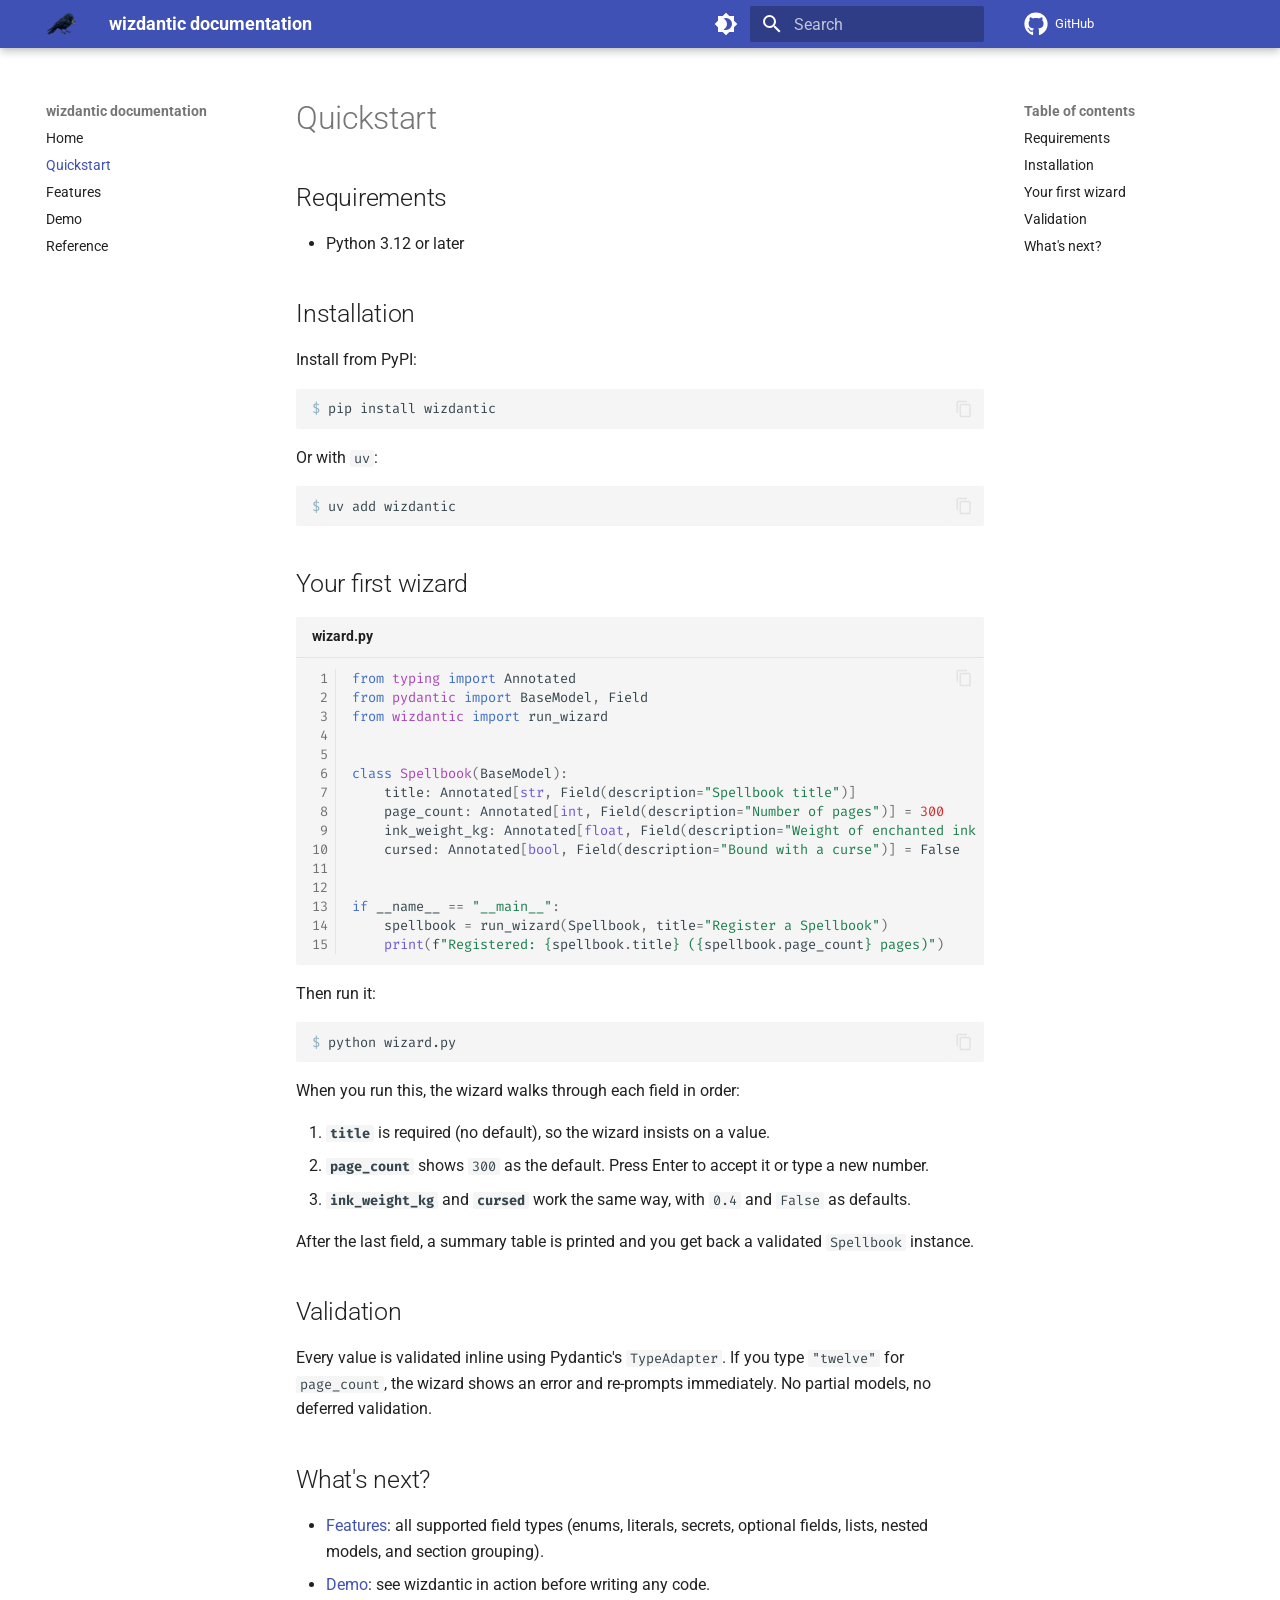
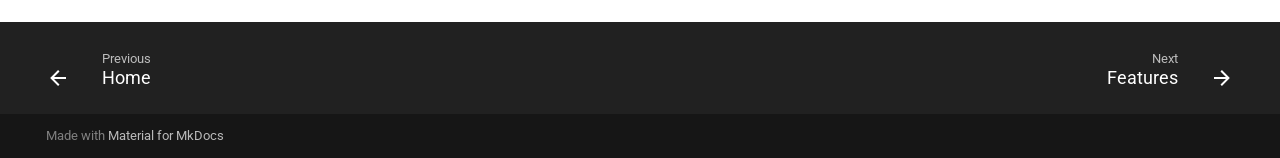
<file: quickstart/index.html>
<!doctype html>
<html lang="en" class="no-js">
  <head>
    
      <meta charset="utf-8">
      <meta name="viewport" content="width=device-width,initial-scale=1">
      
      
      
        <link rel="canonical" href="http://dusktreader.github.io/wizdantic/quickstart/">
      
      
        <link rel="prev" href="..">
      
      
        <link rel="next" href="../features/">
      
      
        
      
      
      <link rel="icon" href="../images/wizdantic-logo.png">
      <meta name="generator" content="mkdocs-1.6.1, mkdocs-material-9.7.6">
    
    
      
        <title>Quickstart - wizdantic documentation</title>
      
    
    
      <link rel="stylesheet" href="../assets/stylesheets/main.484c7ddc.min.css">
      
        
        <link rel="stylesheet" href="../assets/stylesheets/palette.ab4e12ef.min.css">
      
      


    
    
      
    
    
      
        
        
        <link rel="preconnect" href="https://fonts.gstatic.com" crossorigin>
        <link rel="stylesheet" href="https://fonts.googleapis.com/css?family=Roboto:300,300i,400,400i,700,700i%7CFira+Code:400,400i,700,700i&display=fallback">
        <style>:root{--md-text-font:"Roboto";--md-code-font:"Fira Code"}</style>
      
    
    
      <link rel="stylesheet" href="../assets/_mkdocstrings.css">
    
      <link rel="stylesheet" href="../assets/stylesheets/extra.css">
    
    <script>__md_scope=new URL("..",location),__md_hash=e=>[...e].reduce(((e,_)=>(e<<5)-e+_.charCodeAt(0)),0),__md_get=(e,_=localStorage,t=__md_scope)=>JSON.parse(_.getItem(t.pathname+"."+e)),__md_set=(e,_,t=localStorage,a=__md_scope)=>{try{t.setItem(a.pathname+"."+e,JSON.stringify(_))}catch(e){}}</script>
    
      

    
    
  <style>.highlight .gp { user-select: none; color: #89b0c2; }</style>
</head>
  
  
    
    
      
    
    
    
    
    <body dir="ltr" data-md-color-scheme="default" data-md-color-primary="indigo" data-md-color-accent="indigo">
  
    
    <input class="md-toggle" data-md-toggle="drawer" type="checkbox" id="__drawer" autocomplete="off">
    <input class="md-toggle" data-md-toggle="search" type="checkbox" id="__search" autocomplete="off">
    <label class="md-overlay" for="__drawer"></label>
    <div data-md-component="skip">
      
        
        <a href="#quickstart" class="md-skip">
          Skip to content
        </a>
      
    </div>
    <div data-md-component="announce">
      
    </div>
    
    
      

  

<header class="md-header md-header--shadow" data-md-component="header">
  <nav class="md-header__inner md-grid" aria-label="Header">
    <a href=".." title="wizdantic documentation" class="md-header__button md-logo" aria-label="wizdantic documentation" data-md-component="logo">
      
  <img src="../images/wizdantic-logo.png" alt="logo">

    </a>
    <label class="md-header__button md-icon" for="__drawer">
      
      <svg xmlns="http://www.w3.org/2000/svg" viewBox="0 0 24 24"><path d="M3 6h18v2H3zm0 5h18v2H3zm0 5h18v2H3z"/></svg>
    </label>
    <div class="md-header__title" data-md-component="header-title">
      <div class="md-header__ellipsis">
        <div class="md-header__topic">
          <span class="md-ellipsis">
            wizdantic documentation
          </span>
        </div>
        <div class="md-header__topic" data-md-component="header-topic">
          <span class="md-ellipsis">
            
              Quickstart
            
          </span>
        </div>
      </div>
    </div>
    
      
        <form class="md-header__option" data-md-component="palette">
  
    
    
    
    <input class="md-option" data-md-color-media="(prefers-color-scheme: light)" data-md-color-scheme="default" data-md-color-primary="indigo" data-md-color-accent="indigo"  aria-label="Switch to dark mode"  type="radio" name="__palette" id="__palette_0">
    
      <label class="md-header__button md-icon" title="Switch to dark mode" for="__palette_1" hidden>
        <svg xmlns="http://www.w3.org/2000/svg" viewBox="0 0 24 24"><path d="M12 18c-.89 0-1.74-.2-2.5-.55C11.56 16.5 13 14.42 13 12s-1.44-4.5-3.5-5.45C10.26 6.2 11.11 6 12 6a6 6 0 0 1 6 6 6 6 0 0 1-6 6m8-9.31V4h-4.69L12 .69 8.69 4H4v4.69L.69 12 4 15.31V20h4.69L12 23.31 15.31 20H20v-4.69L23.31 12z"/></svg>
      </label>
    
  
    
    
    
    <input class="md-option" data-md-color-media="(prefers-color-scheme: dark)" data-md-color-scheme="slate" data-md-color-primary="indigo" data-md-color-accent="indigo"  aria-label="Switch to light mode"  type="radio" name="__palette" id="__palette_1">
    
      <label class="md-header__button md-icon" title="Switch to light mode" for="__palette_0" hidden>
        <svg xmlns="http://www.w3.org/2000/svg" viewBox="0 0 24 24"><path d="M12 8a4 4 0 0 0-4 4 4 4 0 0 0 4 4 4 4 0 0 0 4-4 4 4 0 0 0-4-4m0 10a6 6 0 0 1-6-6 6 6 0 0 1 6-6 6 6 0 0 1 6 6 6 6 0 0 1-6 6m8-9.31V4h-4.69L12 .69 8.69 4H4v4.69L.69 12 4 15.31V20h4.69L12 23.31 15.31 20H20v-4.69L23.31 12z"/></svg>
      </label>
    
  
</form>
      
    
    
      <script>var palette=__md_get("__palette");if(palette&&palette.color){if("(prefers-color-scheme)"===palette.color.media){var media=matchMedia("(prefers-color-scheme: light)"),input=document.querySelector(media.matches?"[data-md-color-media='(prefers-color-scheme: light)']":"[data-md-color-media='(prefers-color-scheme: dark)']");palette.color.media=input.getAttribute("data-md-color-media"),palette.color.scheme=input.getAttribute("data-md-color-scheme"),palette.color.primary=input.getAttribute("data-md-color-primary"),palette.color.accent=input.getAttribute("data-md-color-accent")}for(var[key,value]of Object.entries(palette.color))document.body.setAttribute("data-md-color-"+key,value)}</script>
    
    
    
      
      
        <label class="md-header__button md-icon" for="__search">
          
          <svg xmlns="http://www.w3.org/2000/svg" viewBox="0 0 24 24"><path d="M9.5 3A6.5 6.5 0 0 1 16 9.5c0 1.61-.59 3.09-1.56 4.23l.27.27h.79l5 5-1.5 1.5-5-5v-.79l-.27-.27A6.52 6.52 0 0 1 9.5 16 6.5 6.5 0 0 1 3 9.5 6.5 6.5 0 0 1 9.5 3m0 2C7 5 5 7 5 9.5S7 14 9.5 14 14 12 14 9.5 12 5 9.5 5"/></svg>
        </label>
        <div class="md-search" data-md-component="search" role="dialog">
  <label class="md-search__overlay" for="__search"></label>
  <div class="md-search__inner" role="search">
    <form class="md-search__form" name="search">
      <input type="text" class="md-search__input" name="query" aria-label="Search" placeholder="Search" autocapitalize="off" autocorrect="off" autocomplete="off" spellcheck="false" data-md-component="search-query" required>
      <label class="md-search__icon md-icon" for="__search">
        
        <svg xmlns="http://www.w3.org/2000/svg" viewBox="0 0 24 24"><path d="M9.5 3A6.5 6.5 0 0 1 16 9.5c0 1.61-.59 3.09-1.56 4.23l.27.27h.79l5 5-1.5 1.5-5-5v-.79l-.27-.27A6.52 6.52 0 0 1 9.5 16 6.5 6.5 0 0 1 3 9.5 6.5 6.5 0 0 1 9.5 3m0 2C7 5 5 7 5 9.5S7 14 9.5 14 14 12 14 9.5 12 5 9.5 5"/></svg>
        
        <svg xmlns="http://www.w3.org/2000/svg" viewBox="0 0 24 24"><path d="M20 11v2H8l5.5 5.5-1.42 1.42L4.16 12l7.92-7.92L13.5 5.5 8 11z"/></svg>
      </label>
      <nav class="md-search__options" aria-label="Search">
        
        <button type="reset" class="md-search__icon md-icon" title="Clear" aria-label="Clear" tabindex="-1">
          
          <svg xmlns="http://www.w3.org/2000/svg" viewBox="0 0 24 24"><path d="M19 6.41 17.59 5 12 10.59 6.41 5 5 6.41 10.59 12 5 17.59 6.41 19 12 13.41 17.59 19 19 17.59 13.41 12z"/></svg>
        </button>
      </nav>
      
    </form>
    <div class="md-search__output">
      <div class="md-search__scrollwrap" tabindex="0" data-md-scrollfix>
        <div class="md-search-result" data-md-component="search-result">
          <div class="md-search-result__meta">
            Initializing search
          </div>
          <ol class="md-search-result__list" role="presentation"></ol>
        </div>
      </div>
    </div>
  </div>
</div>
      
    
    
      <div class="md-header__source">
        <a href="https://github.com/dusktreader/wizdantic" title="Go to repository" class="md-source" data-md-component="source">
  <div class="md-source__icon md-icon">
    
    <svg xmlns="http://www.w3.org/2000/svg" viewBox="0 0 512 512"><!--! Font Awesome Free 7.1.0 by @fontawesome - https://fontawesome.com License - https://fontawesome.com/license/free (Icons: CC BY 4.0, Fonts: SIL OFL 1.1, Code: MIT License) Copyright 2025 Fonticons, Inc.--><path d="M173.9 397.4c0 2-2.3 3.6-5.2 3.6-3.3.3-5.6-1.3-5.6-3.6 0-2 2.3-3.6 5.2-3.6 3-.3 5.6 1.3 5.6 3.6m-31.1-4.5c-.7 2 1.3 4.3 4.3 4.9 2.6 1 5.6 0 6.2-2s-1.3-4.3-4.3-5.2c-2.6-.7-5.5.3-6.2 2.3m44.2-1.7c-2.9.7-4.9 2.6-4.6 4.9.3 2 2.9 3.3 5.9 2.6 2.9-.7 4.9-2.6 4.6-4.6-.3-1.9-3-3.2-5.9-2.9M252.8 8C114.1 8 8 113.3 8 252c0 110.9 69.8 205.8 169.5 239.2 12.8 2.3 17.3-5.6 17.3-12.1 0-6.2-.3-40.4-.3-61.4 0 0-70 15-84.7-29.8 0 0-11.4-29.1-27.8-36.6 0 0-22.9-15.7 1.6-15.4 0 0 24.9 2 38.6 25.8 21.9 38.6 58.6 27.5 72.9 20.9 2.3-16 8.8-27.1 16-33.7-55.9-6.2-112.3-14.3-112.3-110.5 0-27.5 7.6-41.3 23.6-58.9-2.6-6.5-11.1-33.3 2.6-67.9 20.9-6.5 69 27 69 27 20-5.6 41.5-8.5 62.8-8.5s42.8 2.9 62.8 8.5c0 0 48.1-33.6 69-27 13.7 34.7 5.2 61.4 2.6 67.9 16 17.7 25.8 31.5 25.8 58.9 0 96.5-58.9 104.2-114.8 110.5 9.2 7.9 17 22.9 17 46.4 0 33.7-.3 75.4-.3 83.6 0 6.5 4.6 14.4 17.3 12.1C436.2 457.8 504 362.9 504 252 504 113.3 391.5 8 252.8 8M105.2 352.9c-1.3 1-1 3.3.7 5.2 1.6 1.6 3.9 2.3 5.2 1 1.3-1 1-3.3-.7-5.2-1.6-1.6-3.9-2.3-5.2-1m-10.8-8.1c-.7 1.3.3 2.9 2.3 3.9 1.6 1 3.6.7 4.3-.7.7-1.3-.3-2.9-2.3-3.9-2-.6-3.6-.3-4.3.7m32.4 35.6c-1.6 1.3-1 4.3 1.3 6.2 2.3 2.3 5.2 2.6 6.5 1 1.3-1.3.7-4.3-1.3-6.2-2.2-2.3-5.2-2.6-6.5-1m-11.4-14.7c-1.6 1-1.6 3.6 0 5.9s4.3 3.3 5.6 2.3c1.6-1.3 1.6-3.9 0-6.2-1.4-2.3-4-3.3-5.6-2"/></svg>
  </div>
  <div class="md-source__repository">
    GitHub
  </div>
</a>
      </div>
    
  </nav>
  
</header>
    
    <div class="md-container" data-md-component="container">
      
      
        
          
        
      
      <main class="md-main" data-md-component="main">
        <div class="md-main__inner md-grid">
          
            
              
              <div class="md-sidebar md-sidebar--primary" data-md-component="sidebar" data-md-type="navigation" >
                <div class="md-sidebar__scrollwrap">
                  <div class="md-sidebar__inner">
                    



<nav class="md-nav md-nav--primary" aria-label="Navigation" data-md-level="0">
  <label class="md-nav__title" for="__drawer">
    <a href=".." title="wizdantic documentation" class="md-nav__button md-logo" aria-label="wizdantic documentation" data-md-component="logo">
      
  <img src="../images/wizdantic-logo.png" alt="logo">

    </a>
    wizdantic documentation
  </label>
  
    <div class="md-nav__source">
      <a href="https://github.com/dusktreader/wizdantic" title="Go to repository" class="md-source" data-md-component="source">
  <div class="md-source__icon md-icon">
    
    <svg xmlns="http://www.w3.org/2000/svg" viewBox="0 0 512 512"><!--! Font Awesome Free 7.1.0 by @fontawesome - https://fontawesome.com License - https://fontawesome.com/license/free (Icons: CC BY 4.0, Fonts: SIL OFL 1.1, Code: MIT License) Copyright 2025 Fonticons, Inc.--><path d="M173.9 397.4c0 2-2.3 3.6-5.2 3.6-3.3.3-5.6-1.3-5.6-3.6 0-2 2.3-3.6 5.2-3.6 3-.3 5.6 1.3 5.6 3.6m-31.1-4.5c-.7 2 1.3 4.3 4.3 4.9 2.6 1 5.6 0 6.2-2s-1.3-4.3-4.3-5.2c-2.6-.7-5.5.3-6.2 2.3m44.2-1.7c-2.9.7-4.9 2.6-4.6 4.9.3 2 2.9 3.3 5.9 2.6 2.9-.7 4.9-2.6 4.6-4.6-.3-1.9-3-3.2-5.9-2.9M252.8 8C114.1 8 8 113.3 8 252c0 110.9 69.8 205.8 169.5 239.2 12.8 2.3 17.3-5.6 17.3-12.1 0-6.2-.3-40.4-.3-61.4 0 0-70 15-84.7-29.8 0 0-11.4-29.1-27.8-36.6 0 0-22.9-15.7 1.6-15.4 0 0 24.9 2 38.6 25.8 21.9 38.6 58.6 27.5 72.9 20.9 2.3-16 8.8-27.1 16-33.7-55.9-6.2-112.3-14.3-112.3-110.5 0-27.5 7.6-41.3 23.6-58.9-2.6-6.5-11.1-33.3 2.6-67.9 20.9-6.5 69 27 69 27 20-5.6 41.5-8.5 62.8-8.5s42.8 2.9 62.8 8.5c0 0 48.1-33.6 69-27 13.7 34.7 5.2 61.4 2.6 67.9 16 17.7 25.8 31.5 25.8 58.9 0 96.5-58.9 104.2-114.8 110.5 9.2 7.9 17 22.9 17 46.4 0 33.7-.3 75.4-.3 83.6 0 6.5 4.6 14.4 17.3 12.1C436.2 457.8 504 362.9 504 252 504 113.3 391.5 8 252.8 8M105.2 352.9c-1.3 1-1 3.3.7 5.2 1.6 1.6 3.9 2.3 5.2 1 1.3-1 1-3.3-.7-5.2-1.6-1.6-3.9-2.3-5.2-1m-10.8-8.1c-.7 1.3.3 2.9 2.3 3.9 1.6 1 3.6.7 4.3-.7.7-1.3-.3-2.9-2.3-3.9-2-.6-3.6-.3-4.3.7m32.4 35.6c-1.6 1.3-1 4.3 1.3 6.2 2.3 2.3 5.2 2.6 6.5 1 1.3-1.3.7-4.3-1.3-6.2-2.2-2.3-5.2-2.6-6.5-1m-11.4-14.7c-1.6 1-1.6 3.6 0 5.9s4.3 3.3 5.6 2.3c1.6-1.3 1.6-3.9 0-6.2-1.4-2.3-4-3.3-5.6-2"/></svg>
  </div>
  <div class="md-source__repository">
    GitHub
  </div>
</a>
    </div>
  
  <ul class="md-nav__list" data-md-scrollfix>
    
      
      
  
  
  
  
    <li class="md-nav__item">
      <a href=".." class="md-nav__link">
        
  
  
  <span class="md-ellipsis">
    
  
    Home
  

    
  </span>
  
  

      </a>
    </li>
  

    
      
      
  
  
    
  
  
  
    <li class="md-nav__item md-nav__item--active">
      
      <input class="md-nav__toggle md-toggle" type="checkbox" id="__toc">
      
      
        
      
      
        <label class="md-nav__link md-nav__link--active" for="__toc">
          
  
  
  <span class="md-ellipsis">
    
  
    Quickstart
  

    
  </span>
  
  

          <span class="md-nav__icon md-icon"></span>
        </label>
      
      <a href="./" class="md-nav__link md-nav__link--active">
        
  
  
  <span class="md-ellipsis">
    
  
    Quickstart
  

    
  </span>
  
  

      </a>
      
        

<nav class="md-nav md-nav--secondary" aria-label="Table of contents">
  
  
  
    
  
  
    <label class="md-nav__title" for="__toc">
      <span class="md-nav__icon md-icon"></span>
      Table of contents
    </label>
    <ul class="md-nav__list" data-md-component="toc" data-md-scrollfix>
      
        <li class="md-nav__item">
  <a href="#requirements" class="md-nav__link">
    <span class="md-ellipsis">
      
        Requirements
      
    </span>
  </a>
  
</li>
      
        <li class="md-nav__item">
  <a href="#installation" class="md-nav__link">
    <span class="md-ellipsis">
      
        Installation
      
    </span>
  </a>
  
</li>
      
        <li class="md-nav__item">
  <a href="#your-first-wizard" class="md-nav__link">
    <span class="md-ellipsis">
      
        Your first wizard
      
    </span>
  </a>
  
</li>
      
        <li class="md-nav__item">
  <a href="#validation" class="md-nav__link">
    <span class="md-ellipsis">
      
        Validation
      
    </span>
  </a>
  
</li>
      
        <li class="md-nav__item">
  <a href="#whats-next" class="md-nav__link">
    <span class="md-ellipsis">
      
        What's next?
      
    </span>
  </a>
  
</li>
      
    </ul>
  
</nav>
      
    </li>
  

    
      
      
  
  
  
  
    <li class="md-nav__item">
      <a href="../features/" class="md-nav__link">
        
  
  
  <span class="md-ellipsis">
    
  
    Features
  

    
  </span>
  
  

      </a>
    </li>
  

    
      
      
  
  
  
  
    <li class="md-nav__item">
      <a href="../demo/" class="md-nav__link">
        
  
  
  <span class="md-ellipsis">
    
  
    Demo
  

    
  </span>
  
  

      </a>
    </li>
  

    
      
      
  
  
  
  
    <li class="md-nav__item">
      <a href="../reference/" class="md-nav__link">
        
  
  
  <span class="md-ellipsis">
    
  
    Reference
  

    
  </span>
  
  

      </a>
    </li>
  

    
  </ul>
</nav>
                  </div>
                </div>
              </div>
            
            
              
              <div class="md-sidebar md-sidebar--secondary" data-md-component="sidebar" data-md-type="toc" >
                <div class="md-sidebar__scrollwrap">
                  <div class="md-sidebar__inner">
                    

<nav class="md-nav md-nav--secondary" aria-label="Table of contents">
  
  
  
    
  
  
    <label class="md-nav__title" for="__toc">
      <span class="md-nav__icon md-icon"></span>
      Table of contents
    </label>
    <ul class="md-nav__list" data-md-component="toc" data-md-scrollfix>
      
        <li class="md-nav__item">
  <a href="#requirements" class="md-nav__link">
    <span class="md-ellipsis">
      
        Requirements
      
    </span>
  </a>
  
</li>
      
        <li class="md-nav__item">
  <a href="#installation" class="md-nav__link">
    <span class="md-ellipsis">
      
        Installation
      
    </span>
  </a>
  
</li>
      
        <li class="md-nav__item">
  <a href="#your-first-wizard" class="md-nav__link">
    <span class="md-ellipsis">
      
        Your first wizard
      
    </span>
  </a>
  
</li>
      
        <li class="md-nav__item">
  <a href="#validation" class="md-nav__link">
    <span class="md-ellipsis">
      
        Validation
      
    </span>
  </a>
  
</li>
      
        <li class="md-nav__item">
  <a href="#whats-next" class="md-nav__link">
    <span class="md-ellipsis">
      
        What's next?
      
    </span>
  </a>
  
</li>
      
    </ul>
  
</nav>
                  </div>
                </div>
              </div>
            
          
          
            <div class="md-content" data-md-component="content">
              
              <article class="md-content__inner md-typeset">
                
                  


  
  


<h1 id="quickstart">Quickstart</h1>
<h2 id="requirements">Requirements</h2>
<ul>
<li>Python 3.12 or later</li>
</ul>
<h2 id="installation">Installation</h2>
<p>Install from PyPI:</p>
<div data-copy="pip install wizdantic" class="highlight shell-ps1"><pre><span></span><code><span class="gp">$ </span>pip<span class="w"> </span>install<span class="w"> </span>wizdantic
</code></pre></div>

<p>Or with <code>uv</code>:</p>
<div data-copy="uv add wizdantic" class="highlight shell-ps1"><pre><span></span><code><span class="gp">$ </span>uv<span class="w"> </span>add<span class="w"> </span>wizdantic
</code></pre></div>

<h2 id="your-first-wizard">Your first wizard</h2>
<div class="language-python highlight"><table class="highlighttable"><tr><th colspan="2" class="filename"><span class="filename">wizard.py</span></th></tr><tr><td class="linenos"><div class="linenodiv"><pre><span></span><span class="normal"><a href="#__codelineno-0-1"> 1</a></span>
<span class="normal"><a href="#__codelineno-0-2"> 2</a></span>
<span class="normal"><a href="#__codelineno-0-3"> 3</a></span>
<span class="normal"><a href="#__codelineno-0-4"> 4</a></span>
<span class="normal"><a href="#__codelineno-0-5"> 5</a></span>
<span class="normal"><a href="#__codelineno-0-6"> 6</a></span>
<span class="normal"><a href="#__codelineno-0-7"> 7</a></span>
<span class="normal"><a href="#__codelineno-0-8"> 8</a></span>
<span class="normal"><a href="#__codelineno-0-9"> 9</a></span>
<span class="normal"><a href="#__codelineno-0-10">10</a></span>
<span class="normal"><a href="#__codelineno-0-11">11</a></span>
<span class="normal"><a href="#__codelineno-0-12">12</a></span>
<span class="normal"><a href="#__codelineno-0-13">13</a></span>
<span class="normal"><a href="#__codelineno-0-14">14</a></span>
<span class="normal"><a href="#__codelineno-0-15">15</a></span></pre></div></td><td class="code"><div><pre><span></span><code><span id="__span-0-1"><a id="__codelineno-0-1" name="__codelineno-0-1"></a><span class="kn">from</span><span class="w"> </span><span class="nn">typing</span><span class="w"> </span><span class="kn">import</span> <span class="n">Annotated</span>
</span><span id="__span-0-2"><a id="__codelineno-0-2" name="__codelineno-0-2"></a><span class="kn">from</span><span class="w"> </span><span class="nn">pydantic</span><span class="w"> </span><span class="kn">import</span> <span class="n">BaseModel</span><span class="p">,</span> <span class="n">Field</span>
</span><span id="__span-0-3"><a id="__codelineno-0-3" name="__codelineno-0-3"></a><span class="kn">from</span><span class="w"> </span><span class="nn">wizdantic</span><span class="w"> </span><span class="kn">import</span> <span class="n">run_wizard</span>
</span><span id="__span-0-4"><a id="__codelineno-0-4" name="__codelineno-0-4"></a>
</span><span id="__span-0-5"><a id="__codelineno-0-5" name="__codelineno-0-5"></a>
</span><span id="__span-0-6"><a id="__codelineno-0-6" name="__codelineno-0-6"></a><span class="k">class</span><span class="w"> </span><span class="nc">Spellbook</span><span class="p">(</span><span class="n">BaseModel</span><span class="p">):</span>
</span><span id="__span-0-7"><a id="__codelineno-0-7" name="__codelineno-0-7"></a>    <span class="n">title</span><span class="p">:</span> <span class="n">Annotated</span><span class="p">[</span><span class="nb">str</span><span class="p">,</span> <span class="n">Field</span><span class="p">(</span><span class="n">description</span><span class="o">=</span><span class="s2">&quot;Spellbook title&quot;</span><span class="p">)]</span>
</span><span id="__span-0-8"><a id="__codelineno-0-8" name="__codelineno-0-8"></a>    <span class="n">page_count</span><span class="p">:</span> <span class="n">Annotated</span><span class="p">[</span><span class="nb">int</span><span class="p">,</span> <span class="n">Field</span><span class="p">(</span><span class="n">description</span><span class="o">=</span><span class="s2">&quot;Number of pages&quot;</span><span class="p">)]</span> <span class="o">=</span> <span class="mi">300</span>
</span><span id="__span-0-9"><a id="__codelineno-0-9" name="__codelineno-0-9"></a>    <span class="n">ink_weight_kg</span><span class="p">:</span> <span class="n">Annotated</span><span class="p">[</span><span class="nb">float</span><span class="p">,</span> <span class="n">Field</span><span class="p">(</span><span class="n">description</span><span class="o">=</span><span class="s2">&quot;Weight of enchanted ink in kilograms&quot;</span><span class="p">)]</span> <span class="o">=</span> <span class="mf">0.4</span>
</span><span id="__span-0-10"><a id="__codelineno-0-10" name="__codelineno-0-10"></a>    <span class="n">cursed</span><span class="p">:</span> <span class="n">Annotated</span><span class="p">[</span><span class="nb">bool</span><span class="p">,</span> <span class="n">Field</span><span class="p">(</span><span class="n">description</span><span class="o">=</span><span class="s2">&quot;Bound with a curse&quot;</span><span class="p">)]</span> <span class="o">=</span> <span class="kc">False</span>
</span><span id="__span-0-11"><a id="__codelineno-0-11" name="__codelineno-0-11"></a>
</span><span id="__span-0-12"><a id="__codelineno-0-12" name="__codelineno-0-12"></a>
</span><span id="__span-0-13"><a id="__codelineno-0-13" name="__codelineno-0-13"></a><span class="k">if</span> <span class="vm">__name__</span> <span class="o">==</span> <span class="s2">&quot;__main__&quot;</span><span class="p">:</span>
</span><span id="__span-0-14"><a id="__codelineno-0-14" name="__codelineno-0-14"></a>    <span class="n">spellbook</span> <span class="o">=</span> <span class="n">run_wizard</span><span class="p">(</span><span class="n">Spellbook</span><span class="p">,</span> <span class="n">title</span><span class="o">=</span><span class="s2">&quot;Register a Spellbook&quot;</span><span class="p">)</span>
</span><span id="__span-0-15"><a id="__codelineno-0-15" name="__codelineno-0-15"></a>    <span class="nb">print</span><span class="p">(</span><span class="sa">f</span><span class="s2">&quot;Registered: </span><span class="si">{</span><span class="n">spellbook</span><span class="o">.</span><span class="n">title</span><span class="si">}</span><span class="s2"> (</span><span class="si">{</span><span class="n">spellbook</span><span class="o">.</span><span class="n">page_count</span><span class="si">}</span><span class="s2"> pages)&quot;</span><span class="p">)</span>
</span></code></pre></div></td></tr></table></div>
<p>Then run it:</p>
<div data-copy="python wizard.py" class="highlight shell-ps1"><pre><span></span><code><span class="gp">$ </span>python<span class="w"> </span>wizard.py
</code></pre></div>

<p>When you run this, the wizard walks through each field in order:</p>
<ol>
<li><strong><code>title</code></strong> is required (no default), so the wizard insists on a value.</li>
<li><strong><code>page_count</code></strong> shows <code>300</code> as the default. Press Enter to accept it or type a
   new number.</li>
<li><strong><code>ink_weight_kg</code></strong> and <strong><code>cursed</code></strong> work the same way, with <code>0.4</code> and
   <code>False</code> as defaults.</li>
</ol>
<p>After the last field, a summary table is printed and you get back a validated
<code>Spellbook</code> instance.</p>
<h2 id="validation">Validation</h2>
<p>Every value is validated inline using Pydantic's <code>TypeAdapter</code>. If you type
<code>"twelve"</code> for <code>page_count</code>, the wizard shows an error and re-prompts
immediately. No partial models, no deferred validation.</p>
<h2 id="whats-next">What's next?</h2>
<ul>
<li><a href="../features/">Features</a>: all supported field types (enums, literals, secrets, optional fields, lists, nested models, and section grouping).</li>
<li><a href="../demo/">Demo</a>: see wizdantic in action before writing any code.</li>
</ul>












                
              </article>
            </div>
          
          
<script>var target=document.getElementById(location.hash.slice(1));target&&target.name&&(target.checked=target.name.startsWith("__tabbed_"))</script>
        </div>
        
      </main>
      
        <footer class="md-footer">
  
    
      
      <nav class="md-footer__inner md-grid" aria-label="Footer" >
        
          
          <a href=".." class="md-footer__link md-footer__link--prev" aria-label="Previous: Home">
            <div class="md-footer__button md-icon">
              
              <svg xmlns="http://www.w3.org/2000/svg" viewBox="0 0 24 24"><path d="M20 11v2H8l5.5 5.5-1.42 1.42L4.16 12l7.92-7.92L13.5 5.5 8 11z"/></svg>
            </div>
            <div class="md-footer__title">
              <span class="md-footer__direction">
                Previous
              </span>
              <div class="md-ellipsis">
                Home
              </div>
            </div>
          </a>
        
        
          
          <a href="../features/" class="md-footer__link md-footer__link--next" aria-label="Next: Features">
            <div class="md-footer__title">
              <span class="md-footer__direction">
                Next
              </span>
              <div class="md-ellipsis">
                Features
              </div>
            </div>
            <div class="md-footer__button md-icon">
              
              <svg xmlns="http://www.w3.org/2000/svg" viewBox="0 0 24 24"><path d="M4 11v2h12l-5.5 5.5 1.42 1.42L19.84 12l-7.92-7.92L10.5 5.5 16 11z"/></svg>
            </div>
          </a>
        
      </nav>
    
  
  <div class="md-footer-meta md-typeset">
    <div class="md-footer-meta__inner md-grid">
      <div class="md-copyright">
  
  
    Made with
    <a href="https://squidfunk.github.io/mkdocs-material/" target="_blank" rel="noopener">
      Material for MkDocs
    </a>
  
</div>
      
    </div>
  </div>
</footer>
      
    </div>
    <div class="md-dialog" data-md-component="dialog">
      <div class="md-dialog__inner md-typeset"></div>
    </div>
    
    
    
      
      
      <script id="__config" type="application/json">{"annotate": null, "base": "..", "features": ["navigation.expand", "navigation.footer", "navigation.tracking", "content.code.copy"], "search": "../assets/javascripts/workers/search.2c215733.min.js", "tags": null, "translations": {"clipboard.copied": "Copied to clipboard", "clipboard.copy": "Copy to clipboard", "search.result.more.one": "1 more on this page", "search.result.more.other": "# more on this page", "search.result.none": "No matching documents", "search.result.one": "1 matching document", "search.result.other": "# matching documents", "search.result.placeholder": "Type to start searching", "search.result.term.missing": "Missing", "select.version": "Select version"}, "version": null}</script>
    
    
      <script src="../assets/javascripts/bundle.79ae519e.min.js"></script>
      
    
  </body>
</html>
</file>
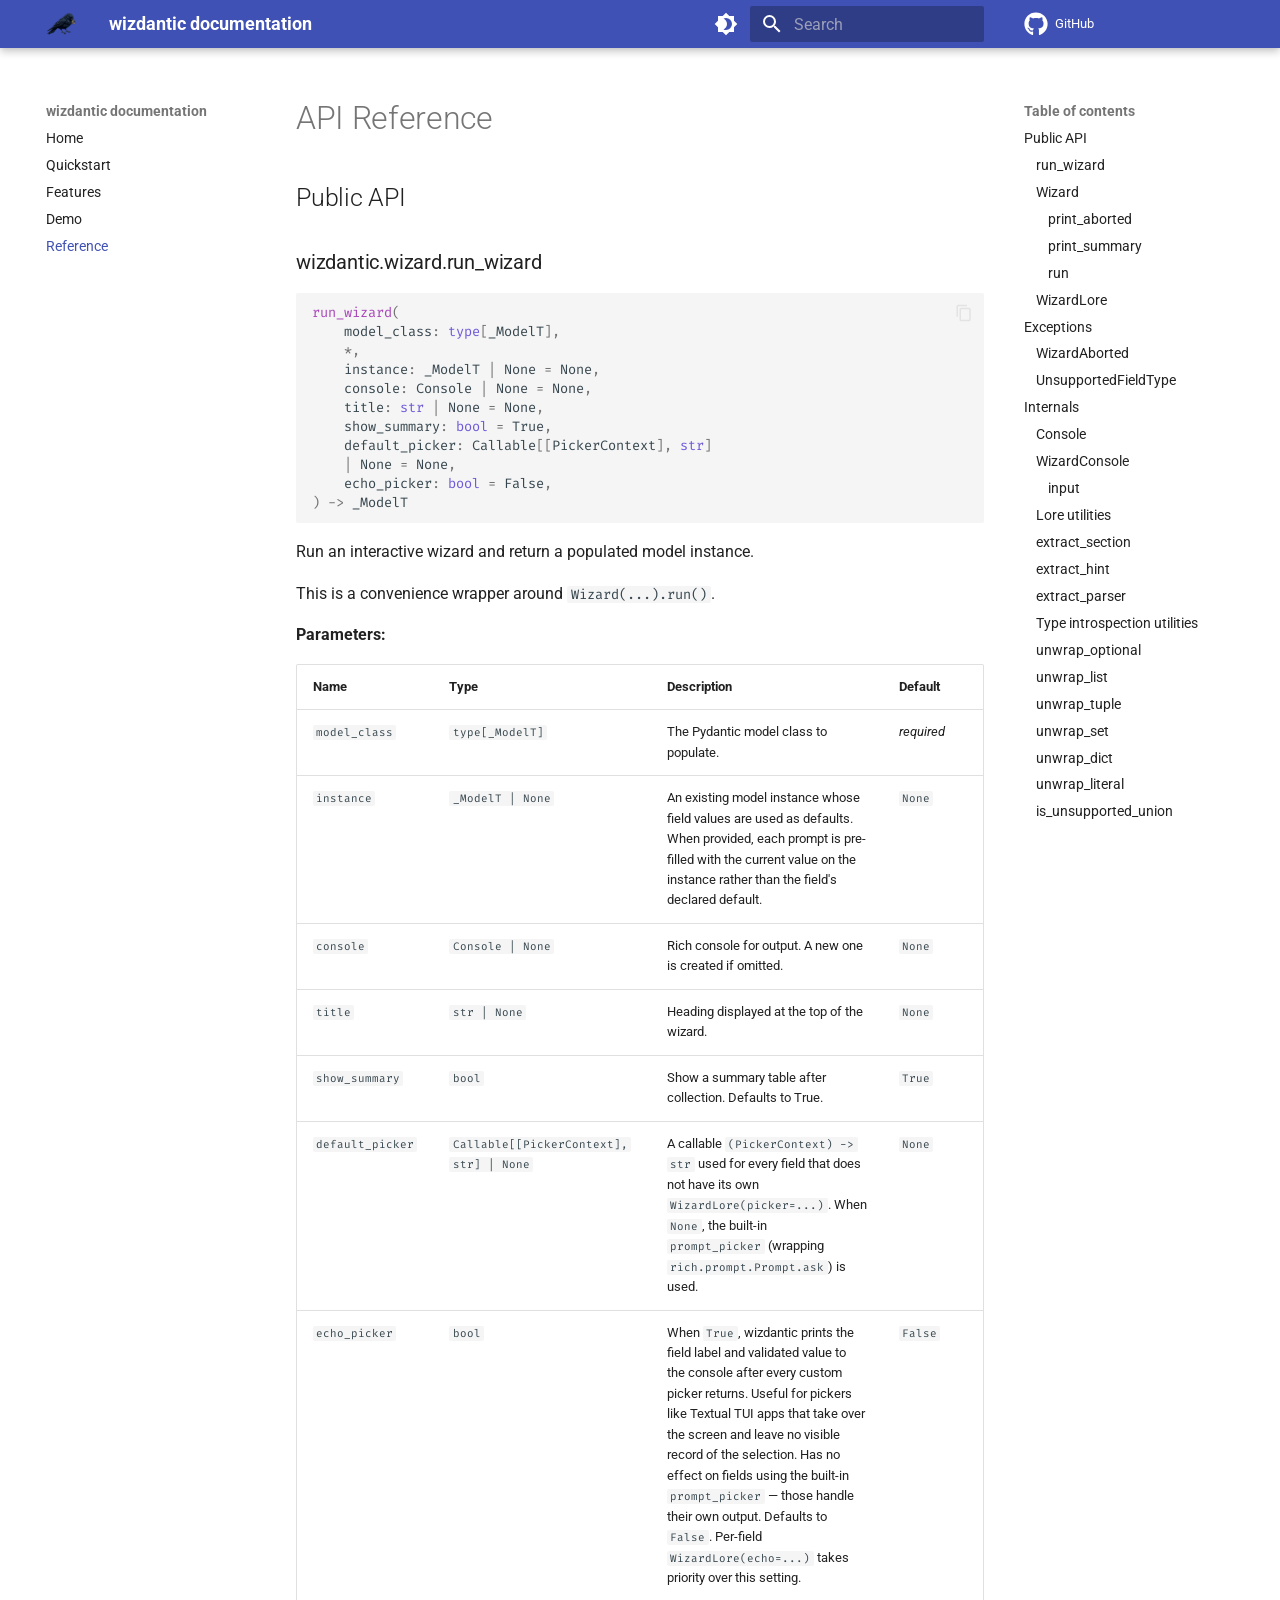
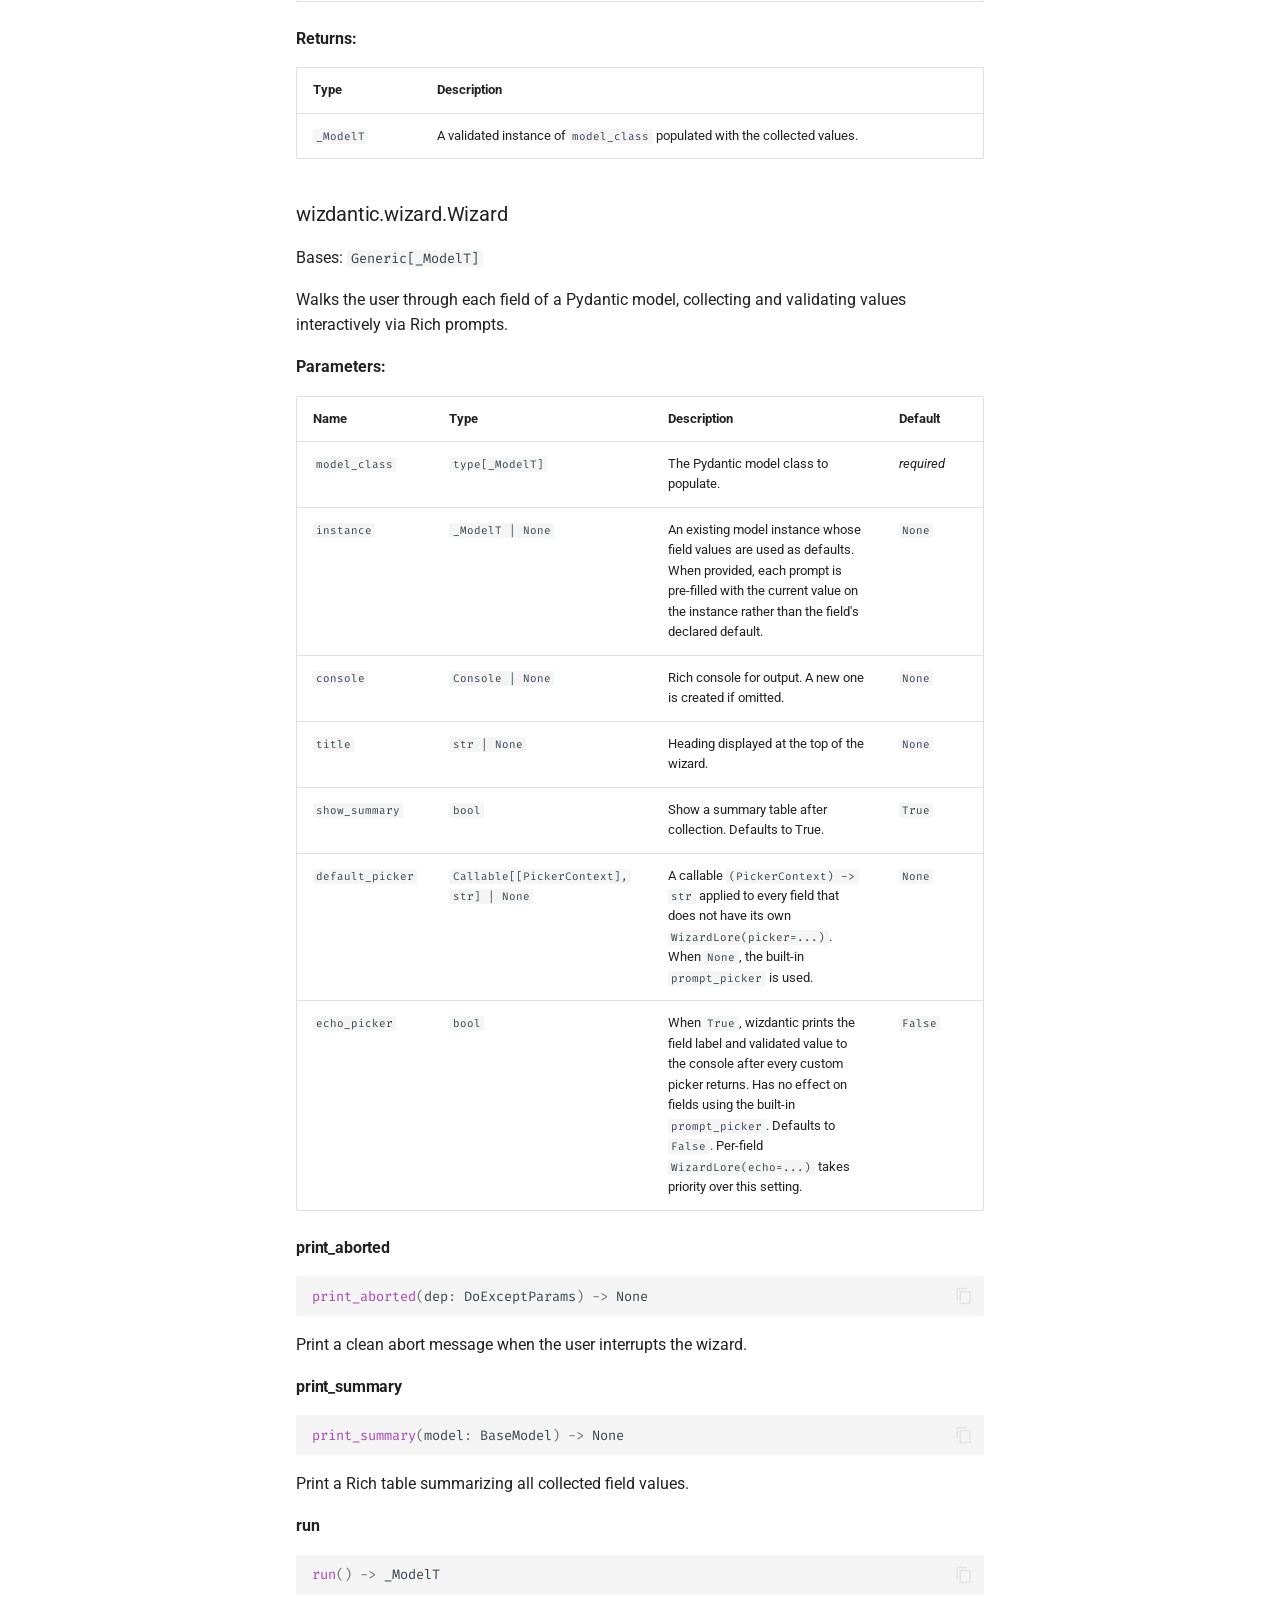
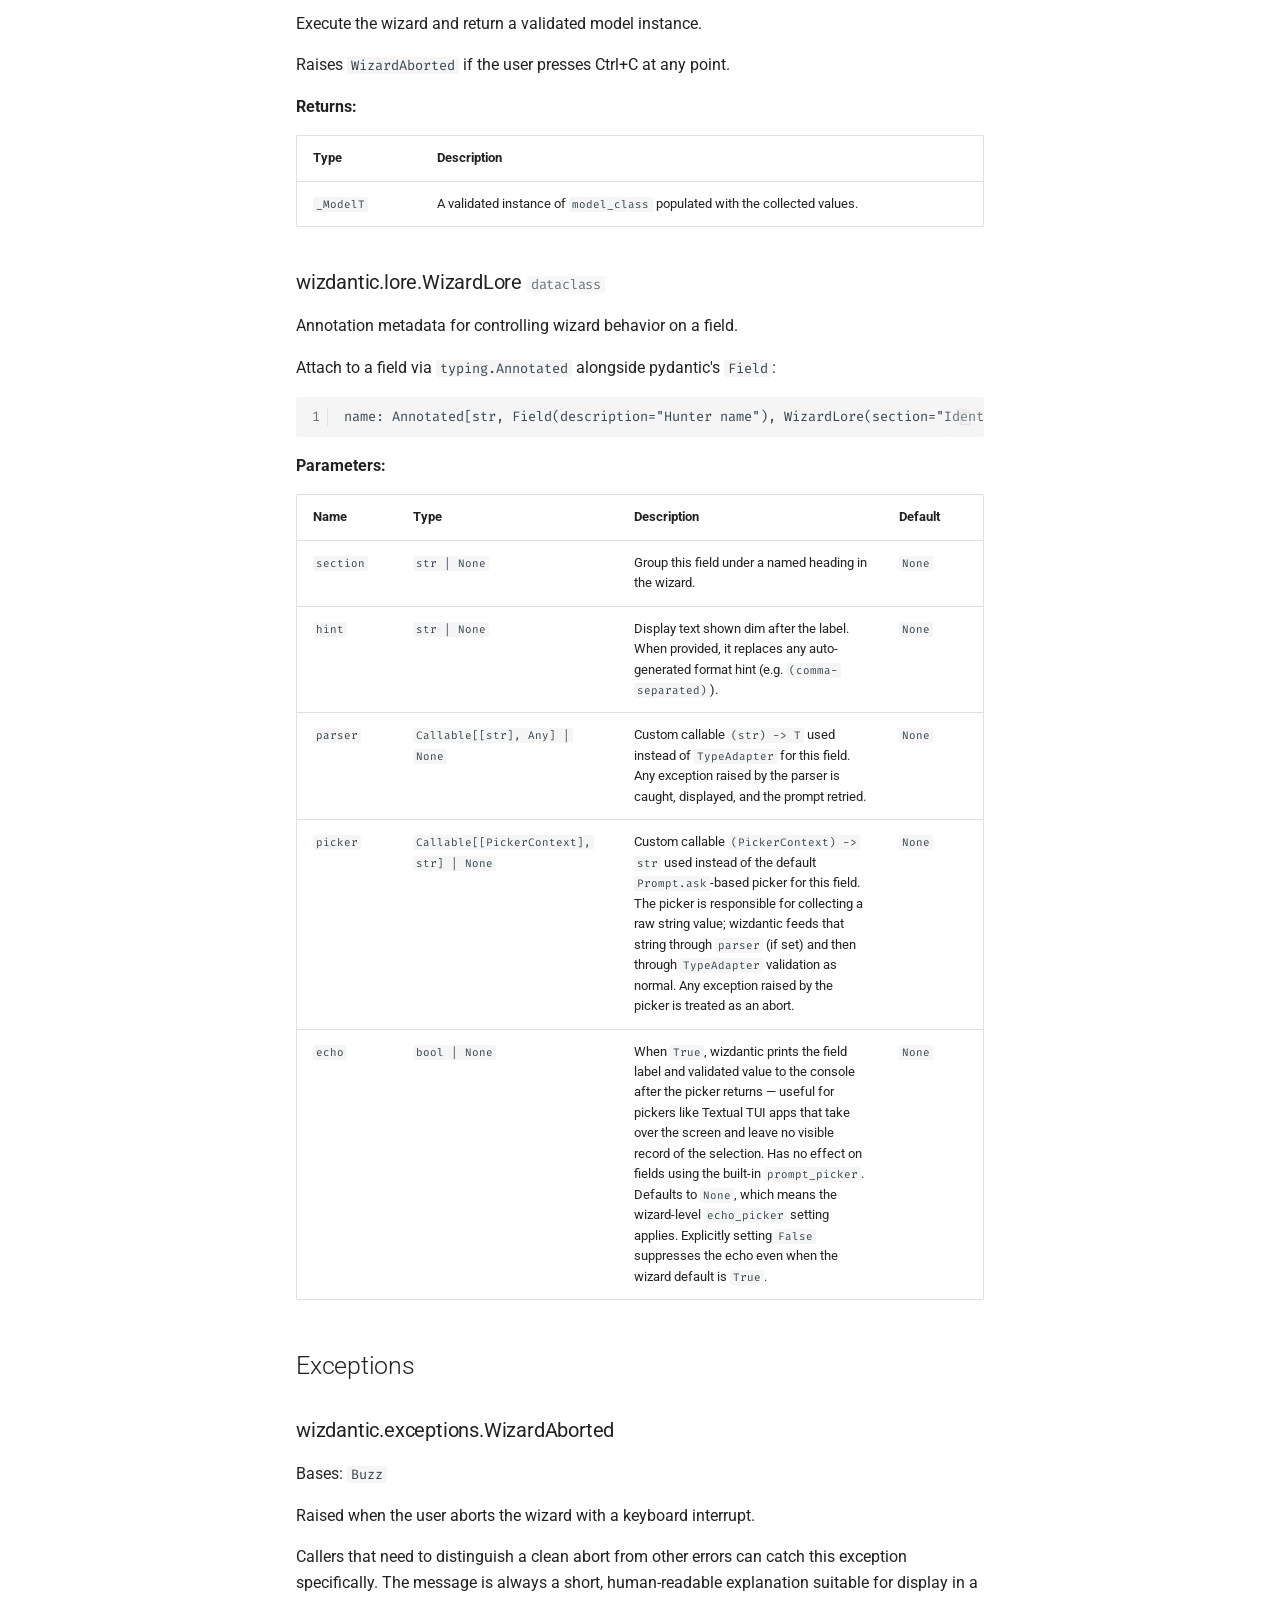
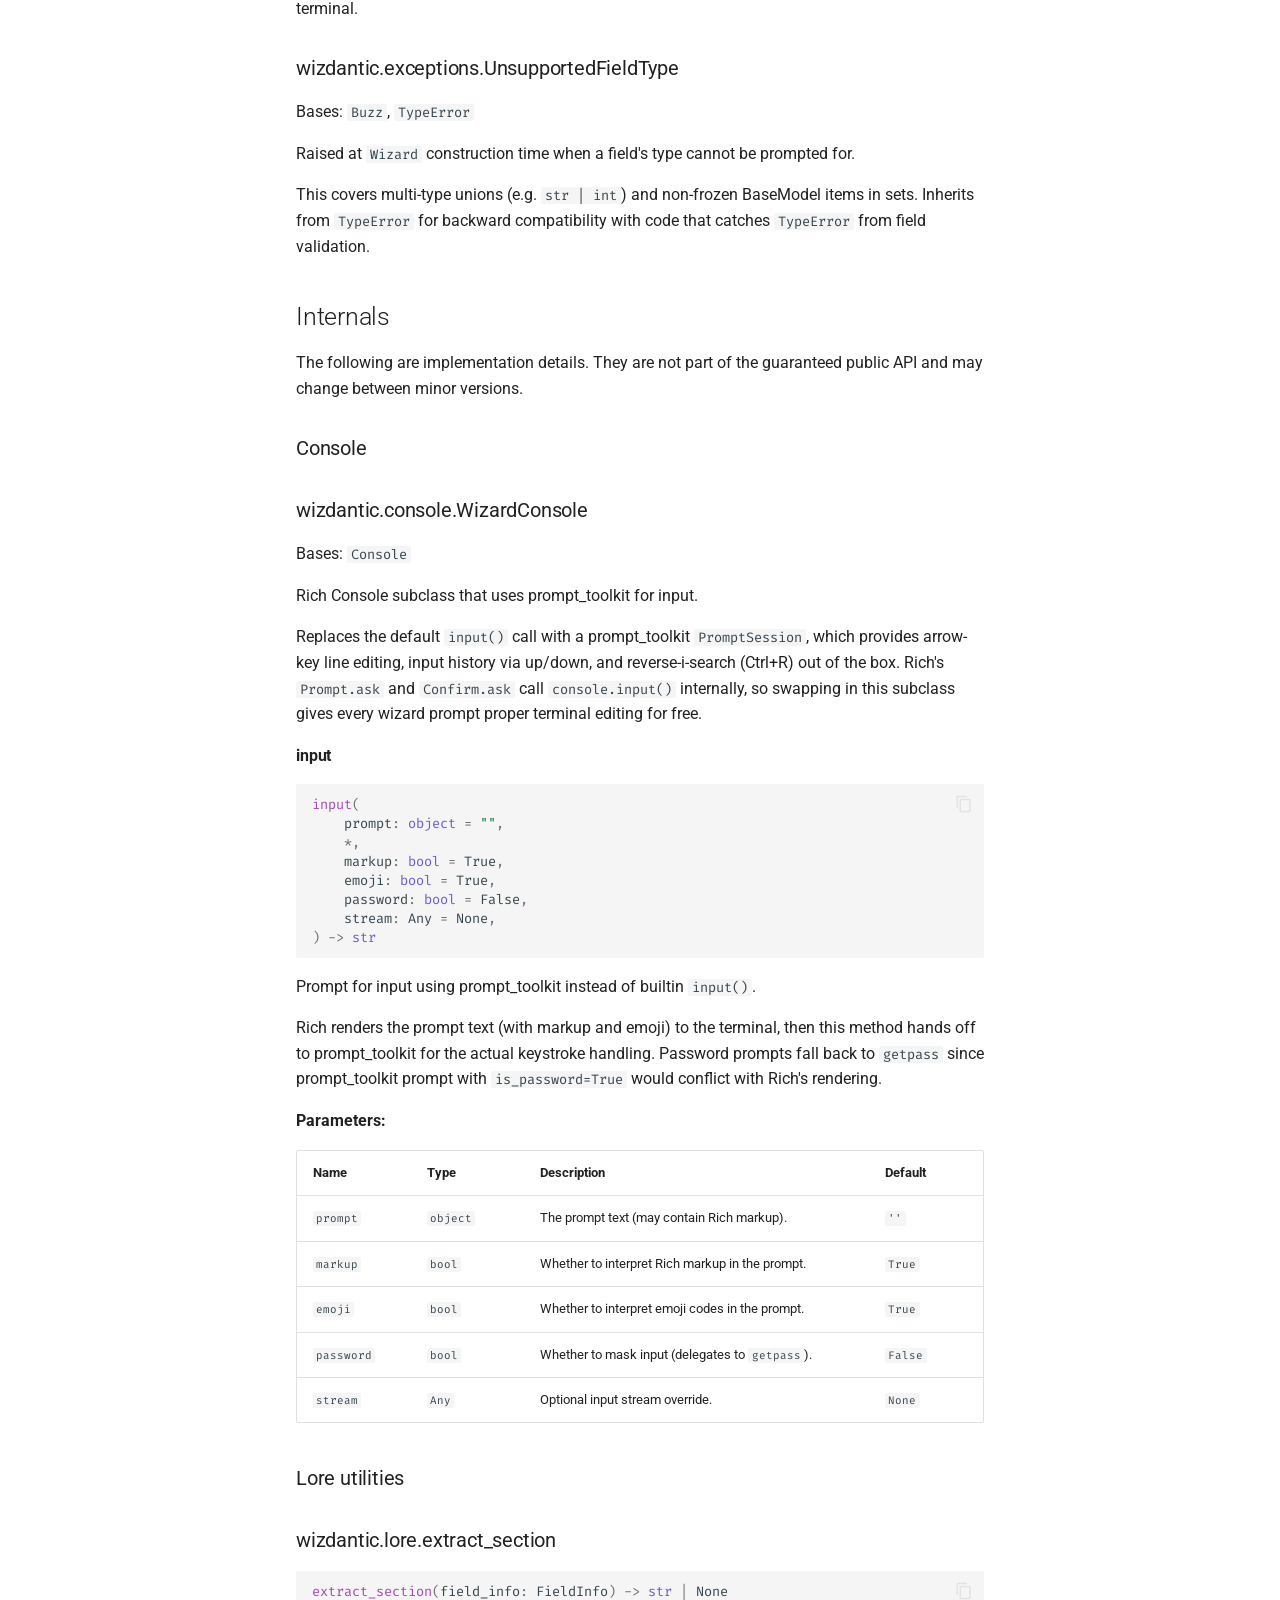
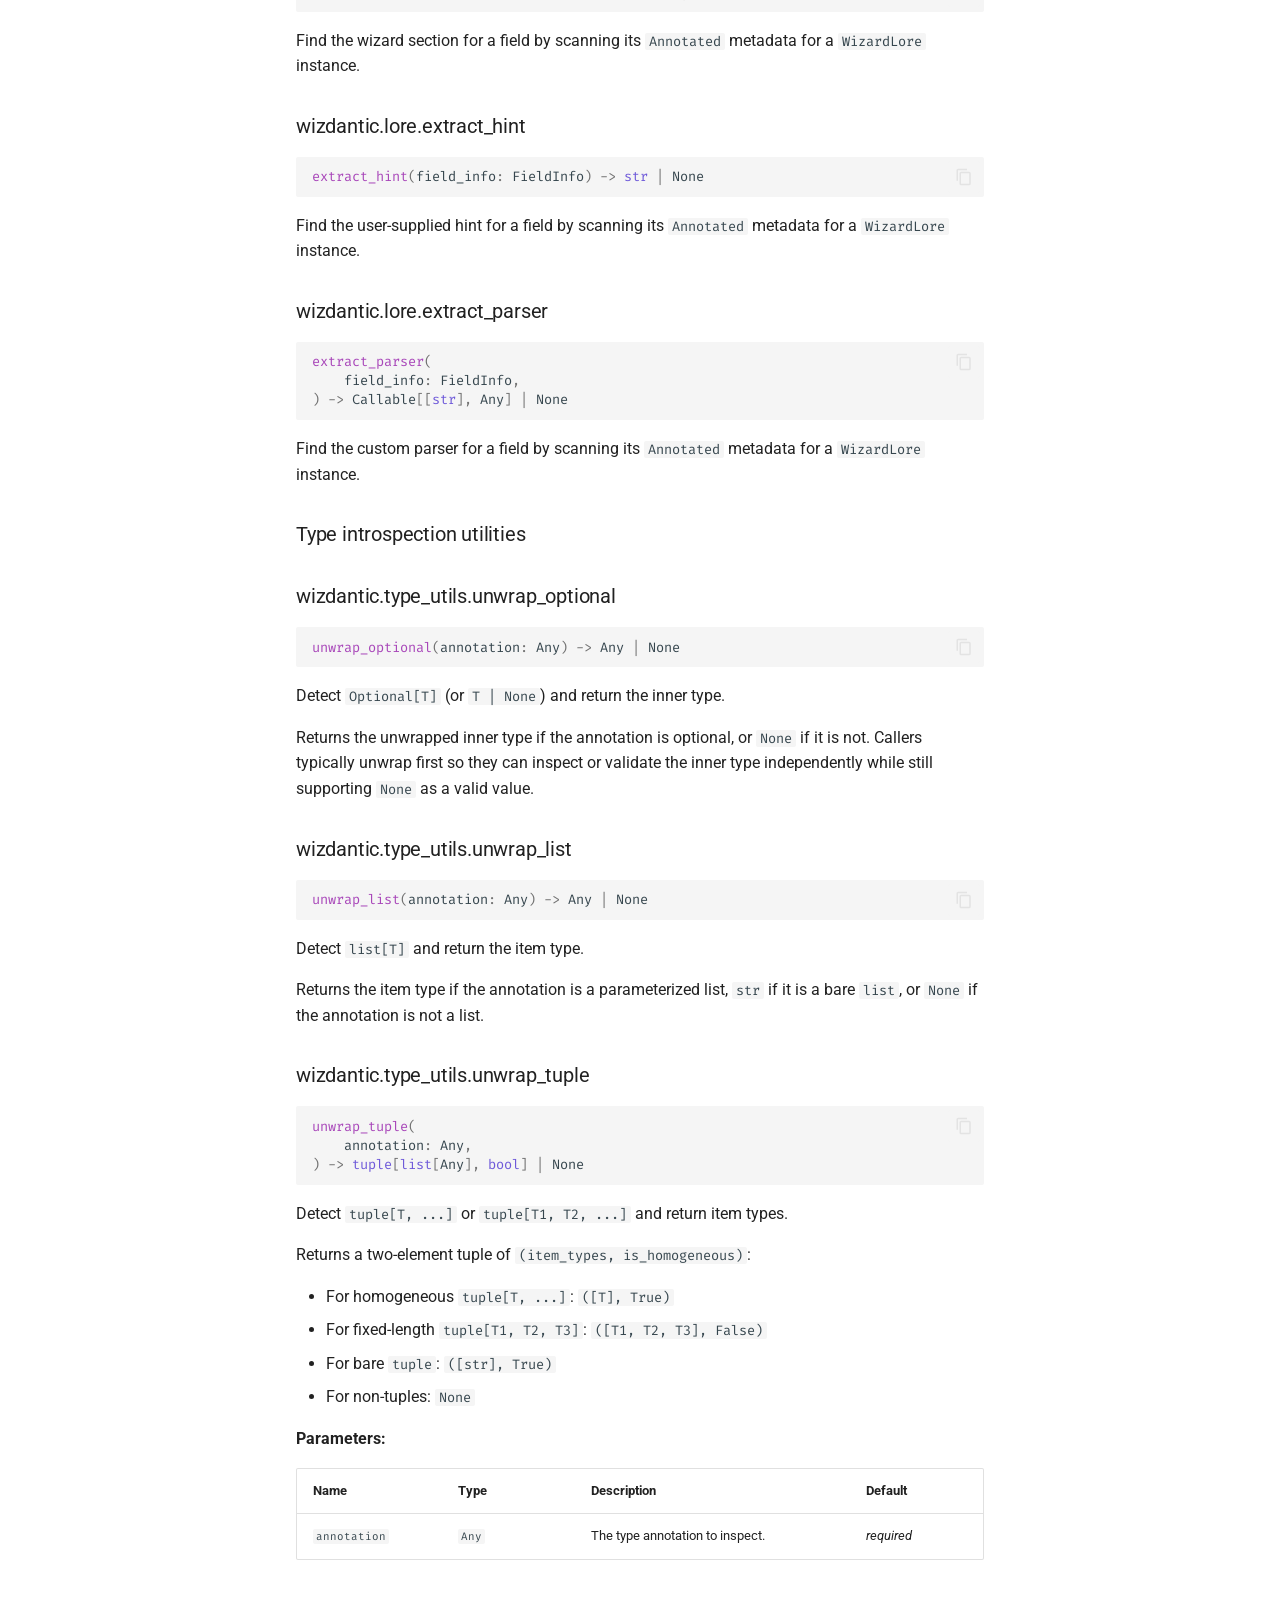
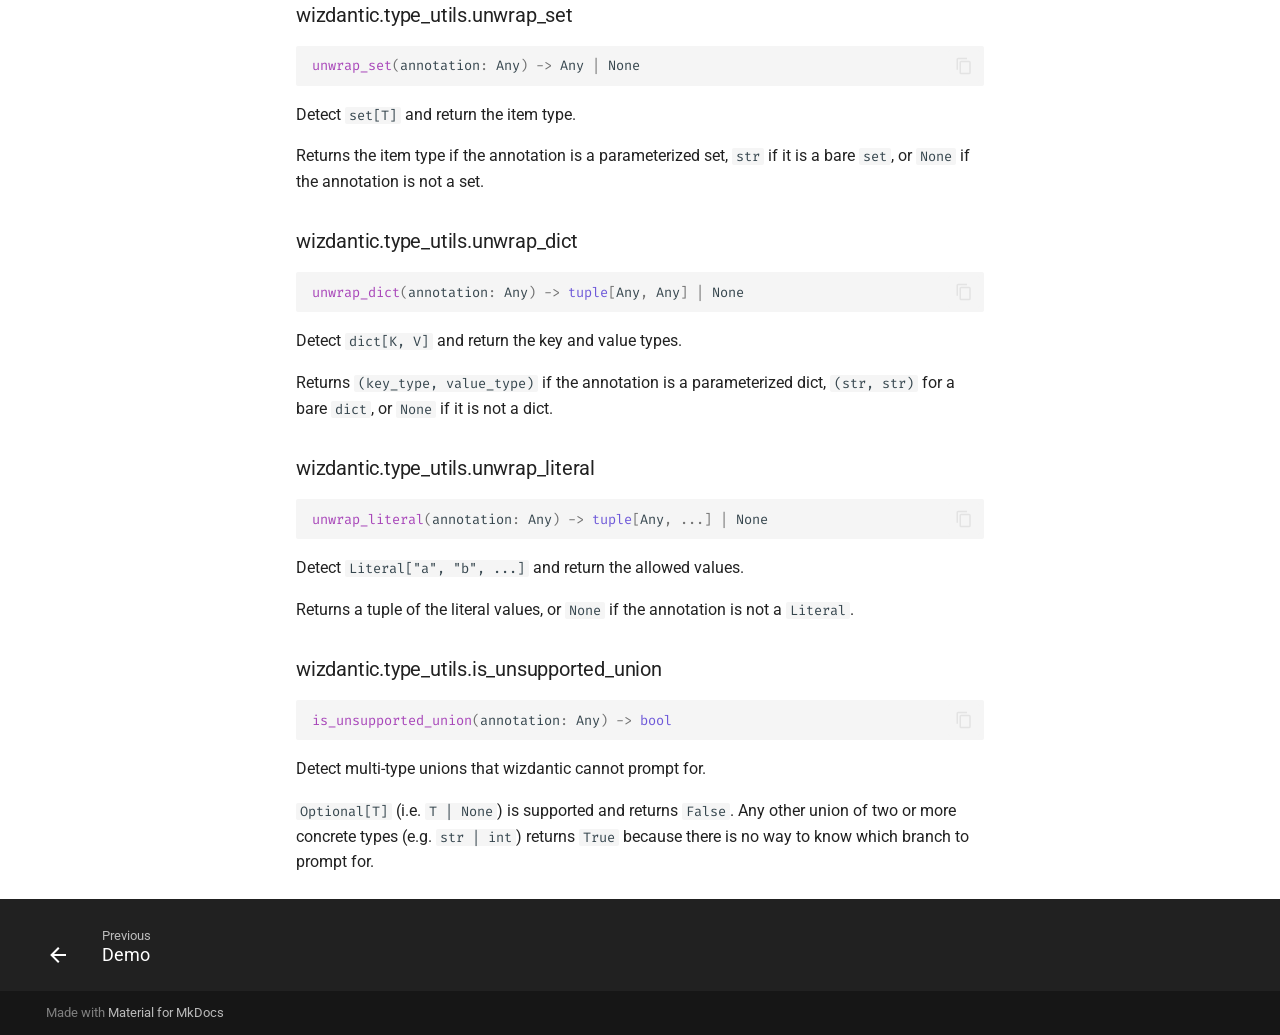
<file: reference/index.html>
<!doctype html>
<html lang="en" class="no-js">
  <head>
    
      <meta charset="utf-8">
      <meta name="viewport" content="width=device-width,initial-scale=1">
      
      
      
        <link rel="canonical" href="http://dusktreader.github.io/wizdantic/reference/">
      
      
        <link rel="prev" href="../demo/">
      
      
      
        
      
      
      <link rel="icon" href="../images/wizdantic-logo.png">
      <meta name="generator" content="mkdocs-1.6.1, mkdocs-material-9.7.6">
    
    
      
        <title>Reference - wizdantic documentation</title>
      
    
    
      <link rel="stylesheet" href="../assets/stylesheets/main.484c7ddc.min.css">
      
        
        <link rel="stylesheet" href="../assets/stylesheets/palette.ab4e12ef.min.css">
      
      


    
    
      
    
    
      
        
        
        <link rel="preconnect" href="https://fonts.gstatic.com" crossorigin>
        <link rel="stylesheet" href="https://fonts.googleapis.com/css?family=Roboto:300,300i,400,400i,700,700i%7CFira+Code:400,400i,700,700i&display=fallback">
        <style>:root{--md-text-font:"Roboto";--md-code-font:"Fira Code"}</style>
      
    
    
      <link rel="stylesheet" href="../assets/_mkdocstrings.css">
    
      <link rel="stylesheet" href="../assets/stylesheets/extra.css">
    
    <script>__md_scope=new URL("..",location),__md_hash=e=>[...e].reduce(((e,_)=>(e<<5)-e+_.charCodeAt(0)),0),__md_get=(e,_=localStorage,t=__md_scope)=>JSON.parse(_.getItem(t.pathname+"."+e)),__md_set=(e,_,t=localStorage,a=__md_scope)=>{try{t.setItem(a.pathname+"."+e,JSON.stringify(_))}catch(e){}}</script>
    
      

    
    
  <style>.highlight .gp { user-select: none; color: #89b0c2; }</style>
</head>
  
  
    
    
      
    
    
    
    
    <body dir="ltr" data-md-color-scheme="default" data-md-color-primary="indigo" data-md-color-accent="indigo">
  
    
    <input class="md-toggle" data-md-toggle="drawer" type="checkbox" id="__drawer" autocomplete="off">
    <input class="md-toggle" data-md-toggle="search" type="checkbox" id="__search" autocomplete="off">
    <label class="md-overlay" for="__drawer"></label>
    <div data-md-component="skip">
      
        
        <a href="#api-reference" class="md-skip">
          Skip to content
        </a>
      
    </div>
    <div data-md-component="announce">
      
    </div>
    
    
      

  

<header class="md-header md-header--shadow" data-md-component="header">
  <nav class="md-header__inner md-grid" aria-label="Header">
    <a href=".." title="wizdantic documentation" class="md-header__button md-logo" aria-label="wizdantic documentation" data-md-component="logo">
      
  <img src="../images/wizdantic-logo.png" alt="logo">

    </a>
    <label class="md-header__button md-icon" for="__drawer">
      
      <svg xmlns="http://www.w3.org/2000/svg" viewBox="0 0 24 24"><path d="M3 6h18v2H3zm0 5h18v2H3zm0 5h18v2H3z"/></svg>
    </label>
    <div class="md-header__title" data-md-component="header-title">
      <div class="md-header__ellipsis">
        <div class="md-header__topic">
          <span class="md-ellipsis">
            wizdantic documentation
          </span>
        </div>
        <div class="md-header__topic" data-md-component="header-topic">
          <span class="md-ellipsis">
            
              Reference
            
          </span>
        </div>
      </div>
    </div>
    
      
        <form class="md-header__option" data-md-component="palette">
  
    
    
    
    <input class="md-option" data-md-color-media="(prefers-color-scheme: light)" data-md-color-scheme="default" data-md-color-primary="indigo" data-md-color-accent="indigo"  aria-label="Switch to dark mode"  type="radio" name="__palette" id="__palette_0">
    
      <label class="md-header__button md-icon" title="Switch to dark mode" for="__palette_1" hidden>
        <svg xmlns="http://www.w3.org/2000/svg" viewBox="0 0 24 24"><path d="M12 18c-.89 0-1.74-.2-2.5-.55C11.56 16.5 13 14.42 13 12s-1.44-4.5-3.5-5.45C10.26 6.2 11.11 6 12 6a6 6 0 0 1 6 6 6 6 0 0 1-6 6m8-9.31V4h-4.69L12 .69 8.69 4H4v4.69L.69 12 4 15.31V20h4.69L12 23.31 15.31 20H20v-4.69L23.31 12z"/></svg>
      </label>
    
  
    
    
    
    <input class="md-option" data-md-color-media="(prefers-color-scheme: dark)" data-md-color-scheme="slate" data-md-color-primary="indigo" data-md-color-accent="indigo"  aria-label="Switch to light mode"  type="radio" name="__palette" id="__palette_1">
    
      <label class="md-header__button md-icon" title="Switch to light mode" for="__palette_0" hidden>
        <svg xmlns="http://www.w3.org/2000/svg" viewBox="0 0 24 24"><path d="M12 8a4 4 0 0 0-4 4 4 4 0 0 0 4 4 4 4 0 0 0 4-4 4 4 0 0 0-4-4m0 10a6 6 0 0 1-6-6 6 6 0 0 1 6-6 6 6 0 0 1 6 6 6 6 0 0 1-6 6m8-9.31V4h-4.69L12 .69 8.69 4H4v4.69L.69 12 4 15.31V20h4.69L12 23.31 15.31 20H20v-4.69L23.31 12z"/></svg>
      </label>
    
  
</form>
      
    
    
      <script>var palette=__md_get("__palette");if(palette&&palette.color){if("(prefers-color-scheme)"===palette.color.media){var media=matchMedia("(prefers-color-scheme: light)"),input=document.querySelector(media.matches?"[data-md-color-media='(prefers-color-scheme: light)']":"[data-md-color-media='(prefers-color-scheme: dark)']");palette.color.media=input.getAttribute("data-md-color-media"),palette.color.scheme=input.getAttribute("data-md-color-scheme"),palette.color.primary=input.getAttribute("data-md-color-primary"),palette.color.accent=input.getAttribute("data-md-color-accent")}for(var[key,value]of Object.entries(palette.color))document.body.setAttribute("data-md-color-"+key,value)}</script>
    
    
    
      
      
        <label class="md-header__button md-icon" for="__search">
          
          <svg xmlns="http://www.w3.org/2000/svg" viewBox="0 0 24 24"><path d="M9.5 3A6.5 6.5 0 0 1 16 9.5c0 1.61-.59 3.09-1.56 4.23l.27.27h.79l5 5-1.5 1.5-5-5v-.79l-.27-.27A6.52 6.52 0 0 1 9.5 16 6.5 6.5 0 0 1 3 9.5 6.5 6.5 0 0 1 9.5 3m0 2C7 5 5 7 5 9.5S7 14 9.5 14 14 12 14 9.5 12 5 9.5 5"/></svg>
        </label>
        <div class="md-search" data-md-component="search" role="dialog">
  <label class="md-search__overlay" for="__search"></label>
  <div class="md-search__inner" role="search">
    <form class="md-search__form" name="search">
      <input type="text" class="md-search__input" name="query" aria-label="Search" placeholder="Search" autocapitalize="off" autocorrect="off" autocomplete="off" spellcheck="false" data-md-component="search-query" required>
      <label class="md-search__icon md-icon" for="__search">
        
        <svg xmlns="http://www.w3.org/2000/svg" viewBox="0 0 24 24"><path d="M9.5 3A6.5 6.5 0 0 1 16 9.5c0 1.61-.59 3.09-1.56 4.23l.27.27h.79l5 5-1.5 1.5-5-5v-.79l-.27-.27A6.52 6.52 0 0 1 9.5 16 6.5 6.5 0 0 1 3 9.5 6.5 6.5 0 0 1 9.5 3m0 2C7 5 5 7 5 9.5S7 14 9.5 14 14 12 14 9.5 12 5 9.5 5"/></svg>
        
        <svg xmlns="http://www.w3.org/2000/svg" viewBox="0 0 24 24"><path d="M20 11v2H8l5.5 5.5-1.42 1.42L4.16 12l7.92-7.92L13.5 5.5 8 11z"/></svg>
      </label>
      <nav class="md-search__options" aria-label="Search">
        
        <button type="reset" class="md-search__icon md-icon" title="Clear" aria-label="Clear" tabindex="-1">
          
          <svg xmlns="http://www.w3.org/2000/svg" viewBox="0 0 24 24"><path d="M19 6.41 17.59 5 12 10.59 6.41 5 5 6.41 10.59 12 5 17.59 6.41 19 12 13.41 17.59 19 19 17.59 13.41 12z"/></svg>
        </button>
      </nav>
      
    </form>
    <div class="md-search__output">
      <div class="md-search__scrollwrap" tabindex="0" data-md-scrollfix>
        <div class="md-search-result" data-md-component="search-result">
          <div class="md-search-result__meta">
            Initializing search
          </div>
          <ol class="md-search-result__list" role="presentation"></ol>
        </div>
      </div>
    </div>
  </div>
</div>
      
    
    
      <div class="md-header__source">
        <a href="https://github.com/dusktreader/wizdantic" title="Go to repository" class="md-source" data-md-component="source">
  <div class="md-source__icon md-icon">
    
    <svg xmlns="http://www.w3.org/2000/svg" viewBox="0 0 512 512"><!--! Font Awesome Free 7.1.0 by @fontawesome - https://fontawesome.com License - https://fontawesome.com/license/free (Icons: CC BY 4.0, Fonts: SIL OFL 1.1, Code: MIT License) Copyright 2025 Fonticons, Inc.--><path d="M173.9 397.4c0 2-2.3 3.6-5.2 3.6-3.3.3-5.6-1.3-5.6-3.6 0-2 2.3-3.6 5.2-3.6 3-.3 5.6 1.3 5.6 3.6m-31.1-4.5c-.7 2 1.3 4.3 4.3 4.9 2.6 1 5.6 0 6.2-2s-1.3-4.3-4.3-5.2c-2.6-.7-5.5.3-6.2 2.3m44.2-1.7c-2.9.7-4.9 2.6-4.6 4.9.3 2 2.9 3.3 5.9 2.6 2.9-.7 4.9-2.6 4.6-4.6-.3-1.9-3-3.2-5.9-2.9M252.8 8C114.1 8 8 113.3 8 252c0 110.9 69.8 205.8 169.5 239.2 12.8 2.3 17.3-5.6 17.3-12.1 0-6.2-.3-40.4-.3-61.4 0 0-70 15-84.7-29.8 0 0-11.4-29.1-27.8-36.6 0 0-22.9-15.7 1.6-15.4 0 0 24.9 2 38.6 25.8 21.9 38.6 58.6 27.5 72.9 20.9 2.3-16 8.8-27.1 16-33.7-55.9-6.2-112.3-14.3-112.3-110.5 0-27.5 7.6-41.3 23.6-58.9-2.6-6.5-11.1-33.3 2.6-67.9 20.9-6.5 69 27 69 27 20-5.6 41.5-8.5 62.8-8.5s42.8 2.9 62.8 8.5c0 0 48.1-33.6 69-27 13.7 34.7 5.2 61.4 2.6 67.9 16 17.7 25.8 31.5 25.8 58.9 0 96.5-58.9 104.2-114.8 110.5 9.2 7.9 17 22.9 17 46.4 0 33.7-.3 75.4-.3 83.6 0 6.5 4.6 14.4 17.3 12.1C436.2 457.8 504 362.9 504 252 504 113.3 391.5 8 252.8 8M105.2 352.9c-1.3 1-1 3.3.7 5.2 1.6 1.6 3.9 2.3 5.2 1 1.3-1 1-3.3-.7-5.2-1.6-1.6-3.9-2.3-5.2-1m-10.8-8.1c-.7 1.3.3 2.9 2.3 3.9 1.6 1 3.6.7 4.3-.7.7-1.3-.3-2.9-2.3-3.9-2-.6-3.6-.3-4.3.7m32.4 35.6c-1.6 1.3-1 4.3 1.3 6.2 2.3 2.3 5.2 2.6 6.5 1 1.3-1.3.7-4.3-1.3-6.2-2.2-2.3-5.2-2.6-6.5-1m-11.4-14.7c-1.6 1-1.6 3.6 0 5.9s4.3 3.3 5.6 2.3c1.6-1.3 1.6-3.9 0-6.2-1.4-2.3-4-3.3-5.6-2"/></svg>
  </div>
  <div class="md-source__repository">
    GitHub
  </div>
</a>
      </div>
    
  </nav>
  
</header>
    
    <div class="md-container" data-md-component="container">
      
      
        
          
        
      
      <main class="md-main" data-md-component="main">
        <div class="md-main__inner md-grid">
          
            
              
              <div class="md-sidebar md-sidebar--primary" data-md-component="sidebar" data-md-type="navigation" >
                <div class="md-sidebar__scrollwrap">
                  <div class="md-sidebar__inner">
                    



<nav class="md-nav md-nav--primary" aria-label="Navigation" data-md-level="0">
  <label class="md-nav__title" for="__drawer">
    <a href=".." title="wizdantic documentation" class="md-nav__button md-logo" aria-label="wizdantic documentation" data-md-component="logo">
      
  <img src="../images/wizdantic-logo.png" alt="logo">

    </a>
    wizdantic documentation
  </label>
  
    <div class="md-nav__source">
      <a href="https://github.com/dusktreader/wizdantic" title="Go to repository" class="md-source" data-md-component="source">
  <div class="md-source__icon md-icon">
    
    <svg xmlns="http://www.w3.org/2000/svg" viewBox="0 0 512 512"><!--! Font Awesome Free 7.1.0 by @fontawesome - https://fontawesome.com License - https://fontawesome.com/license/free (Icons: CC BY 4.0, Fonts: SIL OFL 1.1, Code: MIT License) Copyright 2025 Fonticons, Inc.--><path d="M173.9 397.4c0 2-2.3 3.6-5.2 3.6-3.3.3-5.6-1.3-5.6-3.6 0-2 2.3-3.6 5.2-3.6 3-.3 5.6 1.3 5.6 3.6m-31.1-4.5c-.7 2 1.3 4.3 4.3 4.9 2.6 1 5.6 0 6.2-2s-1.3-4.3-4.3-5.2c-2.6-.7-5.5.3-6.2 2.3m44.2-1.7c-2.9.7-4.9 2.6-4.6 4.9.3 2 2.9 3.3 5.9 2.6 2.9-.7 4.9-2.6 4.6-4.6-.3-1.9-3-3.2-5.9-2.9M252.8 8C114.1 8 8 113.3 8 252c0 110.9 69.8 205.8 169.5 239.2 12.8 2.3 17.3-5.6 17.3-12.1 0-6.2-.3-40.4-.3-61.4 0 0-70 15-84.7-29.8 0 0-11.4-29.1-27.8-36.6 0 0-22.9-15.7 1.6-15.4 0 0 24.9 2 38.6 25.8 21.9 38.6 58.6 27.5 72.9 20.9 2.3-16 8.8-27.1 16-33.7-55.9-6.2-112.3-14.3-112.3-110.5 0-27.5 7.6-41.3 23.6-58.9-2.6-6.5-11.1-33.3 2.6-67.9 20.9-6.5 69 27 69 27 20-5.6 41.5-8.5 62.8-8.5s42.8 2.9 62.8 8.5c0 0 48.1-33.6 69-27 13.7 34.7 5.2 61.4 2.6 67.9 16 17.7 25.8 31.5 25.8 58.9 0 96.5-58.9 104.2-114.8 110.5 9.2 7.9 17 22.9 17 46.4 0 33.7-.3 75.4-.3 83.6 0 6.5 4.6 14.4 17.3 12.1C436.2 457.8 504 362.9 504 252 504 113.3 391.5 8 252.8 8M105.2 352.9c-1.3 1-1 3.3.7 5.2 1.6 1.6 3.9 2.3 5.2 1 1.3-1 1-3.3-.7-5.2-1.6-1.6-3.9-2.3-5.2-1m-10.8-8.1c-.7 1.3.3 2.9 2.3 3.9 1.6 1 3.6.7 4.3-.7.7-1.3-.3-2.9-2.3-3.9-2-.6-3.6-.3-4.3.7m32.4 35.6c-1.6 1.3-1 4.3 1.3 6.2 2.3 2.3 5.2 2.6 6.5 1 1.3-1.3.7-4.3-1.3-6.2-2.2-2.3-5.2-2.6-6.5-1m-11.4-14.7c-1.6 1-1.6 3.6 0 5.9s4.3 3.3 5.6 2.3c1.6-1.3 1.6-3.9 0-6.2-1.4-2.3-4-3.3-5.6-2"/></svg>
  </div>
  <div class="md-source__repository">
    GitHub
  </div>
</a>
    </div>
  
  <ul class="md-nav__list" data-md-scrollfix>
    
      
      
  
  
  
  
    <li class="md-nav__item">
      <a href=".." class="md-nav__link">
        
  
  
  <span class="md-ellipsis">
    
  
    Home
  

    
  </span>
  
  

      </a>
    </li>
  

    
      
      
  
  
  
  
    <li class="md-nav__item">
      <a href="../quickstart/" class="md-nav__link">
        
  
  
  <span class="md-ellipsis">
    
  
    Quickstart
  

    
  </span>
  
  

      </a>
    </li>
  

    
      
      
  
  
  
  
    <li class="md-nav__item">
      <a href="../features/" class="md-nav__link">
        
  
  
  <span class="md-ellipsis">
    
  
    Features
  

    
  </span>
  
  

      </a>
    </li>
  

    
      
      
  
  
  
  
    <li class="md-nav__item">
      <a href="../demo/" class="md-nav__link">
        
  
  
  <span class="md-ellipsis">
    
  
    Demo
  

    
  </span>
  
  

      </a>
    </li>
  

    
      
      
  
  
    
  
  
  
    <li class="md-nav__item md-nav__item--active">
      
      <input class="md-nav__toggle md-toggle" type="checkbox" id="__toc">
      
      
        
      
      
        <label class="md-nav__link md-nav__link--active" for="__toc">
          
  
  
  <span class="md-ellipsis">
    
  
    Reference
  

    
  </span>
  
  

          <span class="md-nav__icon md-icon"></span>
        </label>
      
      <a href="./" class="md-nav__link md-nav__link--active">
        
  
  
  <span class="md-ellipsis">
    
  
    Reference
  

    
  </span>
  
  

      </a>
      
        

<nav class="md-nav md-nav--secondary" aria-label="Table of contents">
  
  
  
    
  
  
    <label class="md-nav__title" for="__toc">
      <span class="md-nav__icon md-icon"></span>
      Table of contents
    </label>
    <ul class="md-nav__list" data-md-component="toc" data-md-scrollfix>
      
        <li class="md-nav__item">
  <a href="#public-api" class="md-nav__link">
    <span class="md-ellipsis">
      
        Public API
      
    </span>
  </a>
  
    <nav class="md-nav" aria-label="Public API">
      <ul class="md-nav__list">
        
          <li class="md-nav__item">
  <a href="#wizdantic.wizard.run_wizard" class="md-nav__link">
    <span class="md-ellipsis">
      
        run_wizard
      
    </span>
  </a>
  
</li>
        
          <li class="md-nav__item">
  <a href="#wizdantic.wizard.Wizard" class="md-nav__link">
    <span class="md-ellipsis">
      
        Wizard
      
    </span>
  </a>
  
    <nav class="md-nav" aria-label="Wizard">
      <ul class="md-nav__list">
        
          <li class="md-nav__item">
  <a href="#wizdantic.wizard.Wizard.print_aborted" class="md-nav__link">
    <span class="md-ellipsis">
      
        print_aborted
      
    </span>
  </a>
  
</li>
        
          <li class="md-nav__item">
  <a href="#wizdantic.wizard.Wizard.print_summary" class="md-nav__link">
    <span class="md-ellipsis">
      
        print_summary
      
    </span>
  </a>
  
</li>
        
          <li class="md-nav__item">
  <a href="#wizdantic.wizard.Wizard.run" class="md-nav__link">
    <span class="md-ellipsis">
      
        run
      
    </span>
  </a>
  
</li>
        
      </ul>
    </nav>
  
</li>
        
          <li class="md-nav__item">
  <a href="#wizdantic.lore.WizardLore" class="md-nav__link">
    <span class="md-ellipsis">
      
        WizardLore
      
    </span>
  </a>
  
</li>
        
      </ul>
    </nav>
  
</li>
      
        <li class="md-nav__item">
  <a href="#exceptions" class="md-nav__link">
    <span class="md-ellipsis">
      
        Exceptions
      
    </span>
  </a>
  
    <nav class="md-nav" aria-label="Exceptions">
      <ul class="md-nav__list">
        
          <li class="md-nav__item">
  <a href="#wizdantic.exceptions.WizardAborted" class="md-nav__link">
    <span class="md-ellipsis">
      
        WizardAborted
      
    </span>
  </a>
  
</li>
        
          <li class="md-nav__item">
  <a href="#wizdantic.exceptions.UnsupportedFieldType" class="md-nav__link">
    <span class="md-ellipsis">
      
        UnsupportedFieldType
      
    </span>
  </a>
  
</li>
        
      </ul>
    </nav>
  
</li>
      
        <li class="md-nav__item">
  <a href="#internals" class="md-nav__link">
    <span class="md-ellipsis">
      
        Internals
      
    </span>
  </a>
  
    <nav class="md-nav" aria-label="Internals">
      <ul class="md-nav__list">
        
          <li class="md-nav__item">
  <a href="#console" class="md-nav__link">
    <span class="md-ellipsis">
      
        Console
      
    </span>
  </a>
  
</li>
        
          <li class="md-nav__item">
  <a href="#wizdantic.console.WizardConsole" class="md-nav__link">
    <span class="md-ellipsis">
      
        WizardConsole
      
    </span>
  </a>
  
    <nav class="md-nav" aria-label="WizardConsole">
      <ul class="md-nav__list">
        
          <li class="md-nav__item">
  <a href="#wizdantic.console.WizardConsole.input" class="md-nav__link">
    <span class="md-ellipsis">
      
        input
      
    </span>
  </a>
  
</li>
        
      </ul>
    </nav>
  
</li>
        
          <li class="md-nav__item">
  <a href="#lore-utilities" class="md-nav__link">
    <span class="md-ellipsis">
      
        Lore utilities
      
    </span>
  </a>
  
</li>
        
          <li class="md-nav__item">
  <a href="#wizdantic.lore.extract_section" class="md-nav__link">
    <span class="md-ellipsis">
      
        extract_section
      
    </span>
  </a>
  
</li>
        
          <li class="md-nav__item">
  <a href="#wizdantic.lore.extract_hint" class="md-nav__link">
    <span class="md-ellipsis">
      
        extract_hint
      
    </span>
  </a>
  
</li>
        
          <li class="md-nav__item">
  <a href="#wizdantic.lore.extract_parser" class="md-nav__link">
    <span class="md-ellipsis">
      
        extract_parser
      
    </span>
  </a>
  
</li>
        
          <li class="md-nav__item">
  <a href="#type-introspection-utilities" class="md-nav__link">
    <span class="md-ellipsis">
      
        Type introspection utilities
      
    </span>
  </a>
  
</li>
        
          <li class="md-nav__item">
  <a href="#wizdantic.type_utils.unwrap_optional" class="md-nav__link">
    <span class="md-ellipsis">
      
        unwrap_optional
      
    </span>
  </a>
  
</li>
        
          <li class="md-nav__item">
  <a href="#wizdantic.type_utils.unwrap_list" class="md-nav__link">
    <span class="md-ellipsis">
      
        unwrap_list
      
    </span>
  </a>
  
</li>
        
          <li class="md-nav__item">
  <a href="#wizdantic.type_utils.unwrap_tuple" class="md-nav__link">
    <span class="md-ellipsis">
      
        unwrap_tuple
      
    </span>
  </a>
  
</li>
        
          <li class="md-nav__item">
  <a href="#wizdantic.type_utils.unwrap_set" class="md-nav__link">
    <span class="md-ellipsis">
      
        unwrap_set
      
    </span>
  </a>
  
</li>
        
          <li class="md-nav__item">
  <a href="#wizdantic.type_utils.unwrap_dict" class="md-nav__link">
    <span class="md-ellipsis">
      
        unwrap_dict
      
    </span>
  </a>
  
</li>
        
          <li class="md-nav__item">
  <a href="#wizdantic.type_utils.unwrap_literal" class="md-nav__link">
    <span class="md-ellipsis">
      
        unwrap_literal
      
    </span>
  </a>
  
</li>
        
          <li class="md-nav__item">
  <a href="#wizdantic.type_utils.is_unsupported_union" class="md-nav__link">
    <span class="md-ellipsis">
      
        is_unsupported_union
      
    </span>
  </a>
  
</li>
        
      </ul>
    </nav>
  
</li>
      
    </ul>
  
</nav>
      
    </li>
  

    
  </ul>
</nav>
                  </div>
                </div>
              </div>
            
            
              
              <div class="md-sidebar md-sidebar--secondary" data-md-component="sidebar" data-md-type="toc" >
                <div class="md-sidebar__scrollwrap">
                  <div class="md-sidebar__inner">
                    

<nav class="md-nav md-nav--secondary" aria-label="Table of contents">
  
  
  
    
  
  
    <label class="md-nav__title" for="__toc">
      <span class="md-nav__icon md-icon"></span>
      Table of contents
    </label>
    <ul class="md-nav__list" data-md-component="toc" data-md-scrollfix>
      
        <li class="md-nav__item">
  <a href="#public-api" class="md-nav__link">
    <span class="md-ellipsis">
      
        Public API
      
    </span>
  </a>
  
    <nav class="md-nav" aria-label="Public API">
      <ul class="md-nav__list">
        
          <li class="md-nav__item">
  <a href="#wizdantic.wizard.run_wizard" class="md-nav__link">
    <span class="md-ellipsis">
      
        run_wizard
      
    </span>
  </a>
  
</li>
        
          <li class="md-nav__item">
  <a href="#wizdantic.wizard.Wizard" class="md-nav__link">
    <span class="md-ellipsis">
      
        Wizard
      
    </span>
  </a>
  
    <nav class="md-nav" aria-label="Wizard">
      <ul class="md-nav__list">
        
          <li class="md-nav__item">
  <a href="#wizdantic.wizard.Wizard.print_aborted" class="md-nav__link">
    <span class="md-ellipsis">
      
        print_aborted
      
    </span>
  </a>
  
</li>
        
          <li class="md-nav__item">
  <a href="#wizdantic.wizard.Wizard.print_summary" class="md-nav__link">
    <span class="md-ellipsis">
      
        print_summary
      
    </span>
  </a>
  
</li>
        
          <li class="md-nav__item">
  <a href="#wizdantic.wizard.Wizard.run" class="md-nav__link">
    <span class="md-ellipsis">
      
        run
      
    </span>
  </a>
  
</li>
        
      </ul>
    </nav>
  
</li>
        
          <li class="md-nav__item">
  <a href="#wizdantic.lore.WizardLore" class="md-nav__link">
    <span class="md-ellipsis">
      
        WizardLore
      
    </span>
  </a>
  
</li>
        
      </ul>
    </nav>
  
</li>
      
        <li class="md-nav__item">
  <a href="#exceptions" class="md-nav__link">
    <span class="md-ellipsis">
      
        Exceptions
      
    </span>
  </a>
  
    <nav class="md-nav" aria-label="Exceptions">
      <ul class="md-nav__list">
        
          <li class="md-nav__item">
  <a href="#wizdantic.exceptions.WizardAborted" class="md-nav__link">
    <span class="md-ellipsis">
      
        WizardAborted
      
    </span>
  </a>
  
</li>
        
          <li class="md-nav__item">
  <a href="#wizdantic.exceptions.UnsupportedFieldType" class="md-nav__link">
    <span class="md-ellipsis">
      
        UnsupportedFieldType
      
    </span>
  </a>
  
</li>
        
      </ul>
    </nav>
  
</li>
      
        <li class="md-nav__item">
  <a href="#internals" class="md-nav__link">
    <span class="md-ellipsis">
      
        Internals
      
    </span>
  </a>
  
    <nav class="md-nav" aria-label="Internals">
      <ul class="md-nav__list">
        
          <li class="md-nav__item">
  <a href="#console" class="md-nav__link">
    <span class="md-ellipsis">
      
        Console
      
    </span>
  </a>
  
</li>
        
          <li class="md-nav__item">
  <a href="#wizdantic.console.WizardConsole" class="md-nav__link">
    <span class="md-ellipsis">
      
        WizardConsole
      
    </span>
  </a>
  
    <nav class="md-nav" aria-label="WizardConsole">
      <ul class="md-nav__list">
        
          <li class="md-nav__item">
  <a href="#wizdantic.console.WizardConsole.input" class="md-nav__link">
    <span class="md-ellipsis">
      
        input
      
    </span>
  </a>
  
</li>
        
      </ul>
    </nav>
  
</li>
        
          <li class="md-nav__item">
  <a href="#lore-utilities" class="md-nav__link">
    <span class="md-ellipsis">
      
        Lore utilities
      
    </span>
  </a>
  
</li>
        
          <li class="md-nav__item">
  <a href="#wizdantic.lore.extract_section" class="md-nav__link">
    <span class="md-ellipsis">
      
        extract_section
      
    </span>
  </a>
  
</li>
        
          <li class="md-nav__item">
  <a href="#wizdantic.lore.extract_hint" class="md-nav__link">
    <span class="md-ellipsis">
      
        extract_hint
      
    </span>
  </a>
  
</li>
        
          <li class="md-nav__item">
  <a href="#wizdantic.lore.extract_parser" class="md-nav__link">
    <span class="md-ellipsis">
      
        extract_parser
      
    </span>
  </a>
  
</li>
        
          <li class="md-nav__item">
  <a href="#type-introspection-utilities" class="md-nav__link">
    <span class="md-ellipsis">
      
        Type introspection utilities
      
    </span>
  </a>
  
</li>
        
          <li class="md-nav__item">
  <a href="#wizdantic.type_utils.unwrap_optional" class="md-nav__link">
    <span class="md-ellipsis">
      
        unwrap_optional
      
    </span>
  </a>
  
</li>
        
          <li class="md-nav__item">
  <a href="#wizdantic.type_utils.unwrap_list" class="md-nav__link">
    <span class="md-ellipsis">
      
        unwrap_list
      
    </span>
  </a>
  
</li>
        
          <li class="md-nav__item">
  <a href="#wizdantic.type_utils.unwrap_tuple" class="md-nav__link">
    <span class="md-ellipsis">
      
        unwrap_tuple
      
    </span>
  </a>
  
</li>
        
          <li class="md-nav__item">
  <a href="#wizdantic.type_utils.unwrap_set" class="md-nav__link">
    <span class="md-ellipsis">
      
        unwrap_set
      
    </span>
  </a>
  
</li>
        
          <li class="md-nav__item">
  <a href="#wizdantic.type_utils.unwrap_dict" class="md-nav__link">
    <span class="md-ellipsis">
      
        unwrap_dict
      
    </span>
  </a>
  
</li>
        
          <li class="md-nav__item">
  <a href="#wizdantic.type_utils.unwrap_literal" class="md-nav__link">
    <span class="md-ellipsis">
      
        unwrap_literal
      
    </span>
  </a>
  
</li>
        
          <li class="md-nav__item">
  <a href="#wizdantic.type_utils.is_unsupported_union" class="md-nav__link">
    <span class="md-ellipsis">
      
        is_unsupported_union
      
    </span>
  </a>
  
</li>
        
      </ul>
    </nav>
  
</li>
      
    </ul>
  
</nav>
                  </div>
                </div>
              </div>
            
          
          
            <div class="md-content" data-md-component="content">
              
              <article class="md-content__inner md-typeset">
                
                  


  
  


<h1 id="api-reference">API Reference</h1>
<h2 id="public-api">Public API</h2>


<div class="doc doc-object doc-function">


<h3 id="wizdantic.wizard.run_wizard" class="doc doc-heading">
            <span class="doc doc-object-name doc-function-name">wizdantic.wizard.run_wizard</span>


</h3>
<div class="language-python doc-signature highlight"><pre><span></span><code><span id="__span-0-1"><a id="__codelineno-0-1" name="__codelineno-0-1" href="#__codelineno-0-1"></a><span class="nf">run_wizard</span><span class="p">(</span>
</span><span id="__span-0-2"><a id="__codelineno-0-2" name="__codelineno-0-2" href="#__codelineno-0-2"></a>    <span class="n">model_class</span><span class="p">:</span> <span class="nb">type</span><span class="p">[</span><span class="n">_ModelT</span><span class="p">],</span>
</span><span id="__span-0-3"><a id="__codelineno-0-3" name="__codelineno-0-3" href="#__codelineno-0-3"></a>    <span class="o">*</span><span class="p">,</span>
</span><span id="__span-0-4"><a id="__codelineno-0-4" name="__codelineno-0-4" href="#__codelineno-0-4"></a>    <span class="n">instance</span><span class="p">:</span> <span class="n">_ModelT</span> <span class="o">|</span> <span class="kc">None</span> <span class="o">=</span> <span class="kc">None</span><span class="p">,</span>
</span><span id="__span-0-5"><a id="__codelineno-0-5" name="__codelineno-0-5" href="#__codelineno-0-5"></a>    <span class="n">console</span><span class="p">:</span> <span class="n">Console</span> <span class="o">|</span> <span class="kc">None</span> <span class="o">=</span> <span class="kc">None</span><span class="p">,</span>
</span><span id="__span-0-6"><a id="__codelineno-0-6" name="__codelineno-0-6" href="#__codelineno-0-6"></a>    <span class="n">title</span><span class="p">:</span> <span class="nb">str</span> <span class="o">|</span> <span class="kc">None</span> <span class="o">=</span> <span class="kc">None</span><span class="p">,</span>
</span><span id="__span-0-7"><a id="__codelineno-0-7" name="__codelineno-0-7" href="#__codelineno-0-7"></a>    <span class="n">show_summary</span><span class="p">:</span> <span class="nb">bool</span> <span class="o">=</span> <span class="kc">True</span><span class="p">,</span>
</span><span id="__span-0-8"><a id="__codelineno-0-8" name="__codelineno-0-8" href="#__codelineno-0-8"></a>    <span class="n">default_picker</span><span class="p">:</span> <span class="n">Callable</span><span class="p">[[</span><span class="n">PickerContext</span><span class="p">],</span> <span class="nb">str</span><span class="p">]</span>
</span><span id="__span-0-9"><a id="__codelineno-0-9" name="__codelineno-0-9" href="#__codelineno-0-9"></a>    <span class="o">|</span> <span class="kc">None</span> <span class="o">=</span> <span class="kc">None</span><span class="p">,</span>
</span><span id="__span-0-10"><a id="__codelineno-0-10" name="__codelineno-0-10" href="#__codelineno-0-10"></a>    <span class="n">echo_picker</span><span class="p">:</span> <span class="nb">bool</span> <span class="o">=</span> <span class="kc">False</span><span class="p">,</span>
</span><span id="__span-0-11"><a id="__codelineno-0-11" name="__codelineno-0-11" href="#__codelineno-0-11"></a><span class="p">)</span> <span class="o">-&gt;</span> <span class="n">_ModelT</span>
</span></code></pre></div>

    <div class="doc doc-contents first">

        <p>Run an interactive wizard and return a populated model instance.</p>
<p>This is a convenience wrapper around <code>Wizard(...).run()</code>.</p>


<p><span class="doc-section-title">Parameters:</span></p>
    <table>
      <thead>
        <tr>
          <th>Name</th>
          <th>Type</th>
          <th>Description</th>
          <th>Default</th>
        </tr>
      </thead>
      <tbody>
          <tr class="doc-section-item">
            <td>
                <code>model_class</code>
            </td>
            <td>
                  <code><span title="type">type</span>[<span title="wizdantic.wizard._ModelT">_ModelT</span>]</code>
            </td>
            <td>
              <div class="doc-md-description">
                <p>The Pydantic model class to populate.</p>
              </div>
            </td>
            <td>
                <em>required</em>
            </td>
          </tr>
          <tr class="doc-section-item">
            <td>
                <code>instance</code>
            </td>
            <td>
                  <code><span title="wizdantic.wizard._ModelT">_ModelT</span> | None</code>
            </td>
            <td>
              <div class="doc-md-description">
                <p>An existing model instance whose field values are used as
            defaults. When provided, each prompt is pre-filled with
            the current value on the instance rather than the field's
            declared default.</p>
              </div>
            </td>
            <td>
                  <code>None</code>
            </td>
          </tr>
          <tr class="doc-section-item">
            <td>
                <code>console</code>
            </td>
            <td>
                  <code><span title="rich.console.Console">Console</span> | None</code>
            </td>
            <td>
              <div class="doc-md-description">
                <p>Rich console for output. A new one is created if omitted.</p>
              </div>
            </td>
            <td>
                  <code>None</code>
            </td>
          </tr>
          <tr class="doc-section-item">
            <td>
                <code>title</code>
            </td>
            <td>
                  <code><span title="str">str</span> | None</code>
            </td>
            <td>
              <div class="doc-md-description">
                <p>Heading displayed at the top of the wizard.</p>
              </div>
            </td>
            <td>
                  <code>None</code>
            </td>
          </tr>
          <tr class="doc-section-item">
            <td>
                <code>show_summary</code>
            </td>
            <td>
                  <code><span title="bool">bool</span></code>
            </td>
            <td>
              <div class="doc-md-description">
                <p>Show a summary table after collection. Defaults to True.</p>
              </div>
            </td>
            <td>
                  <code>True</code>
            </td>
          </tr>
          <tr class="doc-section-item">
            <td>
                <code>default_picker</code>
            </td>
            <td>
                  <code><span title="collections.abc.Callable">Callable</span>[[<span title="wizdantic.lore.PickerContext">PickerContext</span>], <span title="str">str</span>] | None</code>
            </td>
            <td>
              <div class="doc-md-description">
                <p>A callable <code>(PickerContext) -&gt; str</code> used for every field
            that does not have its own <code>WizardLore(picker=...)</code>.
            When <code>None</code>, the built-in <code>prompt_picker</code> (wrapping
            <code>rich.prompt.Prompt.ask</code>) is used.</p>
              </div>
            </td>
            <td>
                  <code>None</code>
            </td>
          </tr>
          <tr class="doc-section-item">
            <td>
                <code>echo_picker</code>
            </td>
            <td>
                  <code><span title="bool">bool</span></code>
            </td>
            <td>
              <div class="doc-md-description">
                <p>When <code>True</code>, wizdantic prints the field label and
            validated value to the console after every custom picker
            returns. Useful for pickers like Textual TUI apps that
            take over the screen and leave no visible record of the
            selection. Has no effect on fields using the built-in
            <code>prompt_picker</code> — those handle their own output.
            Defaults to <code>False</code>. Per-field <code>WizardLore(echo=...)</code> takes
            priority over this setting.</p>
              </div>
            </td>
            <td>
                  <code>False</code>
            </td>
          </tr>
      </tbody>
    </table>


    <p><span class="doc-section-title">Returns:</span></p>
    <table>
      <thead>
        <tr>
          <th>Type</th>
          <th>Description</th>
        </tr>
      </thead>
      <tbody>
          <tr class="doc-section-item">
            <td>
                  <code><span title="wizdantic.wizard._ModelT">_ModelT</span></code>
            </td>
            <td>
              <div class="doc-md-description">
                <p>A validated instance of <code>model_class</code> populated with the collected values.</p>
              </div>
            </td>
          </tr>
      </tbody>
    </table>


    </div>

</div>

<div class="doc doc-object doc-class">



<h3 id="wizdantic.wizard.Wizard" class="doc doc-heading">
            <span class="doc doc-object-name doc-class-name">wizdantic.wizard.Wizard</span>


</h3>


    <div class="doc doc-contents first">
            <p class="doc doc-class-bases">
              Bases: <code><span title="typing.Generic">Generic</span>[<span title="wizdantic.wizard._ModelT">_ModelT</span>]</code></p>



        <p>Walks the user through each field of a Pydantic model, collecting and
validating values interactively via Rich prompts.</p>


<p><span class="doc-section-title">Parameters:</span></p>
    <table>
      <thead>
        <tr>
          <th>Name</th>
          <th>Type</th>
          <th>Description</th>
          <th>Default</th>
        </tr>
      </thead>
      <tbody>
          <tr class="doc-section-item">
            <td>
                <code>model_class</code>
            </td>
            <td>
                  <code><span title="type">type</span>[<span title="wizdantic.wizard._ModelT">_ModelT</span>]</code>
            </td>
            <td>
              <div class="doc-md-description">
                <p>The Pydantic model class to populate.</p>
              </div>
            </td>
            <td>
                <em>required</em>
            </td>
          </tr>
          <tr class="doc-section-item">
            <td>
                <code>instance</code>
            </td>
            <td>
                  <code><span title="wizdantic.wizard._ModelT">_ModelT</span> | None</code>
            </td>
            <td>
              <div class="doc-md-description">
                <p>An existing model instance whose field values are used as
            defaults. When provided, each prompt is pre-filled with
            the current value on the instance rather than the field's
            declared default.</p>
              </div>
            </td>
            <td>
                  <code>None</code>
            </td>
          </tr>
          <tr class="doc-section-item">
            <td>
                <code>console</code>
            </td>
            <td>
                  <code><span title="rich.console.Console">Console</span> | None</code>
            </td>
            <td>
              <div class="doc-md-description">
                <p>Rich console for output. A new one is created if omitted.</p>
              </div>
            </td>
            <td>
                  <code>None</code>
            </td>
          </tr>
          <tr class="doc-section-item">
            <td>
                <code>title</code>
            </td>
            <td>
                  <code><span title="str">str</span> | None</code>
            </td>
            <td>
              <div class="doc-md-description">
                <p>Heading displayed at the top of the wizard.</p>
              </div>
            </td>
            <td>
                  <code>None</code>
            </td>
          </tr>
          <tr class="doc-section-item">
            <td>
                <code>show_summary</code>
            </td>
            <td>
                  <code><span title="bool">bool</span></code>
            </td>
            <td>
              <div class="doc-md-description">
                <p>Show a summary table after collection. Defaults to True.</p>
              </div>
            </td>
            <td>
                  <code>True</code>
            </td>
          </tr>
          <tr class="doc-section-item">
            <td>
                <code>default_picker</code>
            </td>
            <td>
                  <code><span title="collections.abc.Callable">Callable</span>[[<span title="wizdantic.lore.PickerContext">PickerContext</span>], <span title="str">str</span>] | None</code>
            </td>
            <td>
              <div class="doc-md-description">
                <p>A callable <code>(PickerContext) -&gt; str</code> applied to every
            field that does not have its own <code>WizardLore(picker=...)</code>.
            When <code>None</code>, the built-in <code>prompt_picker</code> is used.</p>
              </div>
            </td>
            <td>
                  <code>None</code>
            </td>
          </tr>
          <tr class="doc-section-item">
            <td>
                <code>echo_picker</code>
            </td>
            <td>
                  <code><span title="bool">bool</span></code>
            </td>
            <td>
              <div class="doc-md-description">
                <p>When <code>True</code>, wizdantic prints the field label and
            validated value to the console after every custom picker
            returns. Has no effect on fields using the built-in
            <code>prompt_picker</code>. Defaults to <code>False</code>. Per-field
            <code>WizardLore(echo=...)</code> takes priority over this setting.</p>
              </div>
            </td>
            <td>
                  <code>False</code>
            </td>
          </tr>
      </tbody>
    </table>











<div class="doc doc-children">










<div class="doc doc-object doc-function">


<h4 id="wizdantic.wizard.Wizard.print_aborted" class="doc doc-heading">
            <span class="doc doc-object-name doc-function-name">print_aborted</span>


</h4>
<div class="language-python doc-signature highlight"><pre><span></span><code><span id="__span-0-1"><a id="__codelineno-0-1" name="__codelineno-0-1" href="#__codelineno-0-1"></a><span class="nf">print_aborted</span><span class="p">(</span><span class="n">dep</span><span class="p">:</span> <span class="n">DoExceptParams</span><span class="p">)</span> <span class="o">-&gt;</span> <span class="kc">None</span>
</span></code></pre></div>

    <div class="doc doc-contents ">

        <p>Print a clean abort message when the user interrupts the wizard.</p>


    </div>

</div>

<div class="doc doc-object doc-function">


<h4 id="wizdantic.wizard.Wizard.print_summary" class="doc doc-heading">
            <span class="doc doc-object-name doc-function-name">print_summary</span>


</h4>
<div class="language-python doc-signature highlight"><pre><span></span><code><span id="__span-0-1"><a id="__codelineno-0-1" name="__codelineno-0-1" href="#__codelineno-0-1"></a><span class="nf">print_summary</span><span class="p">(</span><span class="n">model</span><span class="p">:</span> <span class="n">BaseModel</span><span class="p">)</span> <span class="o">-&gt;</span> <span class="kc">None</span>
</span></code></pre></div>

    <div class="doc doc-contents ">

        <p>Print a Rich table summarizing all collected field values.</p>


    </div>

</div>

<div class="doc doc-object doc-function">


<h4 id="wizdantic.wizard.Wizard.run" class="doc doc-heading">
            <span class="doc doc-object-name doc-function-name">run</span>


</h4>
<div class="language-python doc-signature highlight"><pre><span></span><code><span id="__span-0-1"><a id="__codelineno-0-1" name="__codelineno-0-1" href="#__codelineno-0-1"></a><span class="nf">run</span><span class="p">()</span> <span class="o">-&gt;</span> <span class="n">_ModelT</span>
</span></code></pre></div>

    <div class="doc doc-contents ">

        <p>Execute the wizard and return a validated model instance.</p>
<p>Raises <code>WizardAborted</code> if the user presses Ctrl+C at any point.</p>


    <p><span class="doc-section-title">Returns:</span></p>
    <table>
      <thead>
        <tr>
          <th>Type</th>
          <th>Description</th>
        </tr>
      </thead>
      <tbody>
          <tr class="doc-section-item">
            <td>
                  <code><span title="wizdantic.wizard._ModelT">_ModelT</span></code>
            </td>
            <td>
              <div class="doc-md-description">
                <p>A validated instance of <code>model_class</code> populated with the collected values.</p>
              </div>
            </td>
          </tr>
      </tbody>
    </table>


    </div>

</div>



  </div>

    </div>

</div>

<div class="doc doc-object doc-class">



<h3 id="wizdantic.lore.WizardLore" class="doc doc-heading">
            <span class="doc doc-object-name doc-class-name">wizdantic.lore.WizardLore</span>


  <span class="doc doc-labels">
      <small class="doc doc-label doc-label-dataclass"><code>dataclass</code></small>
  </span>

</h3>


    <div class="doc doc-contents first">



        <p>Annotation metadata for controlling wizard behavior on a field.</p>
<p>Attach to a field via <code>typing.Annotated</code> alongside pydantic's <code>Field</code>:</p>
<div class="language-text highlight"><table class="highlighttable"><tr><td class="linenos"><div class="linenodiv"><pre><span></span><span class="normal">1</span></pre></div></td><td class="code"><div><pre><span></span><code>name: Annotated[str, Field(description=&quot;Hunter name&quot;), WizardLore(section=&quot;Identity&quot;)]
</code></pre></div></td></tr></table></div>


<p><span class="doc-section-title">Parameters:</span></p>
    <table>
      <thead>
        <tr>
          <th>Name</th>
          <th>Type</th>
          <th>Description</th>
          <th>Default</th>
        </tr>
      </thead>
      <tbody>
          <tr class="doc-section-item">
            <td>
                <code>section</code>
            </td>
            <td>
                  <code><span title="str">str</span> | None</code>
            </td>
            <td>
              <div class="doc-md-description">
                <p>Group this field under a named heading in the wizard.</p>
              </div>
            </td>
            <td>
                  <code>None</code>
            </td>
          </tr>
          <tr class="doc-section-item">
            <td>
                <code>hint</code>
            </td>
            <td>
                  <code><span title="str">str</span> | None</code>
            </td>
            <td>
              <div class="doc-md-description">
                <p>Display text shown dim after the label. When provided, it
     replaces any auto-generated format hint (e.g. <code>(comma-separated)</code>).</p>
              </div>
            </td>
            <td>
                  <code>None</code>
            </td>
          </tr>
          <tr class="doc-section-item">
            <td>
                <code>parser</code>
            </td>
            <td>
                  <code><span title="collections.abc.Callable">Callable</span>[[<span title="str">str</span>], <span title="typing.Any">Any</span>] | None</code>
            </td>
            <td>
              <div class="doc-md-description">
                <p>Custom callable <code>(str) -&gt; T</code> used instead of <code>TypeAdapter</code>
     for this field. Any exception raised by the parser is caught,
     displayed, and the prompt retried.</p>
              </div>
            </td>
            <td>
                  <code>None</code>
            </td>
          </tr>
          <tr class="doc-section-item">
            <td>
                <code>picker</code>
            </td>
            <td>
                  <code><span title="collections.abc.Callable">Callable</span>[[<span title="wizdantic.lore.PickerContext">PickerContext</span>], <span title="str">str</span>] | None</code>
            </td>
            <td>
              <div class="doc-md-description">
                <p>Custom callable <code>(PickerContext) -&gt; str</code> used instead of the
     default <code>Prompt.ask</code>-based picker for this field.  The picker
     is responsible for collecting a raw string value; wizdantic
     feeds that string through <code>parser</code> (if set) and then through
     <code>TypeAdapter</code> validation as normal.  Any exception raised by
     the picker is treated as an abort.</p>
              </div>
            </td>
            <td>
                  <code>None</code>
            </td>
          </tr>
          <tr class="doc-section-item">
            <td>
                <code>echo</code>
            </td>
            <td>
                  <code><span title="bool">bool</span> | None</code>
            </td>
            <td>
              <div class="doc-md-description">
                <p>When <code>True</code>, wizdantic prints the field label and validated
     value to the console after the picker returns — useful for
     pickers like Textual TUI apps that take over the screen and
     leave no visible record of the selection.  Has no effect on
     fields using the built-in <code>prompt_picker</code>.  Defaults to <code>None</code>,
     which means the wizard-level <code>echo_picker</code> setting applies.
     Explicitly setting <code>False</code> suppresses the echo even when the
     wizard default is <code>True</code>.</p>
              </div>
            </td>
            <td>
                  <code>None</code>
            </td>
          </tr>
      </tbody>
    </table>











<div class="doc doc-children">












  </div>

    </div>

</div><h2 id="exceptions">Exceptions</h2>


<div class="doc doc-object doc-class">



<h3 id="wizdantic.exceptions.WizardAborted" class="doc doc-heading">
            <span class="doc doc-object-name doc-class-name">wizdantic.exceptions.WizardAborted</span>


</h3>


    <div class="doc doc-contents first">
            <p class="doc doc-class-bases">
              Bases: <code><span title="buzz.Buzz">Buzz</span></code></p>



        <p>Raised when the user aborts the wizard with a keyboard interrupt.</p>
<p>Callers that need to distinguish a clean abort from other errors can
catch this exception specifically. The message is always a short,
human-readable explanation suitable for display in a terminal.</p>









    </div>

</div>

<div class="doc doc-object doc-class">



<h3 id="wizdantic.exceptions.UnsupportedFieldType" class="doc doc-heading">
            <span class="doc doc-object-name doc-class-name">wizdantic.exceptions.UnsupportedFieldType</span>


</h3>


    <div class="doc doc-contents first">
            <p class="doc doc-class-bases">
              Bases: <code><span title="buzz.Buzz">Buzz</span></code>, <code><span title="TypeError">TypeError</span></code></p>



        <p>Raised at <code>Wizard</code> construction time when a field's type cannot be prompted for.</p>
<p>This covers multi-type unions (e.g. <code>str | int</code>) and non-frozen BaseModel
items in sets. Inherits from <code>TypeError</code> for backward compatibility with
code that catches <code>TypeError</code> from field validation.</p>









    </div>

</div><h2 id="internals">Internals</h2>
<p>The following are implementation details. They are not part of the guaranteed public API and may change
between minor versions.</p>
<h3 id="console">Console</h3>


<div class="doc doc-object doc-class">



<h3 id="wizdantic.console.WizardConsole" class="doc doc-heading">
            <span class="doc doc-object-name doc-class-name">wizdantic.console.WizardConsole</span>


</h3>


    <div class="doc doc-contents first">
            <p class="doc doc-class-bases">
              Bases: <code><span title="rich.console.Console">Console</span></code></p>



        <p>Rich Console subclass that uses prompt_toolkit for input.</p>
<p>Replaces the default <code>input()</code> call with a prompt_toolkit <code>PromptSession</code>,
which provides arrow-key line editing, input history via up/down, and
reverse-i-search (Ctrl+R) out of the box. Rich's <code>Prompt.ask</code> and
<code>Confirm.ask</code> call <code>console.input()</code> internally, so swapping in this
subclass gives every wizard prompt proper terminal editing for free.</p>











<div class="doc doc-children">










<div class="doc doc-object doc-function">


<h4 id="wizdantic.console.WizardConsole.input" class="doc doc-heading">
            <span class="doc doc-object-name doc-function-name">input</span>


</h4>
<div class="language-python doc-signature highlight"><pre><span></span><code><span id="__span-0-1"><a id="__codelineno-0-1" name="__codelineno-0-1" href="#__codelineno-0-1"></a><span class="nf">input</span><span class="p">(</span>
</span><span id="__span-0-2"><a id="__codelineno-0-2" name="__codelineno-0-2" href="#__codelineno-0-2"></a>    <span class="n">prompt</span><span class="p">:</span> <span class="nb">object</span> <span class="o">=</span> <span class="s2">&quot;&quot;</span><span class="p">,</span>
</span><span id="__span-0-3"><a id="__codelineno-0-3" name="__codelineno-0-3" href="#__codelineno-0-3"></a>    <span class="o">*</span><span class="p">,</span>
</span><span id="__span-0-4"><a id="__codelineno-0-4" name="__codelineno-0-4" href="#__codelineno-0-4"></a>    <span class="n">markup</span><span class="p">:</span> <span class="nb">bool</span> <span class="o">=</span> <span class="kc">True</span><span class="p">,</span>
</span><span id="__span-0-5"><a id="__codelineno-0-5" name="__codelineno-0-5" href="#__codelineno-0-5"></a>    <span class="n">emoji</span><span class="p">:</span> <span class="nb">bool</span> <span class="o">=</span> <span class="kc">True</span><span class="p">,</span>
</span><span id="__span-0-6"><a id="__codelineno-0-6" name="__codelineno-0-6" href="#__codelineno-0-6"></a>    <span class="n">password</span><span class="p">:</span> <span class="nb">bool</span> <span class="o">=</span> <span class="kc">False</span><span class="p">,</span>
</span><span id="__span-0-7"><a id="__codelineno-0-7" name="__codelineno-0-7" href="#__codelineno-0-7"></a>    <span class="n">stream</span><span class="p">:</span> <span class="n">Any</span> <span class="o">=</span> <span class="kc">None</span><span class="p">,</span>
</span><span id="__span-0-8"><a id="__codelineno-0-8" name="__codelineno-0-8" href="#__codelineno-0-8"></a><span class="p">)</span> <span class="o">-&gt;</span> <span class="nb">str</span>
</span></code></pre></div>

    <div class="doc doc-contents ">

        <p>Prompt for input using prompt_toolkit instead of builtin <code>input()</code>.</p>
<p>Rich renders the prompt text (with markup and emoji) to the terminal,
then this method hands off to prompt_toolkit for the actual keystroke
handling. Password prompts fall back to <code>getpass</code> since prompt_toolkit
prompt with <code>is_password=True</code> would conflict with Rich's rendering.</p>


<p><span class="doc-section-title">Parameters:</span></p>
    <table>
      <thead>
        <tr>
          <th>Name</th>
          <th>Type</th>
          <th>Description</th>
          <th>Default</th>
        </tr>
      </thead>
      <tbody>
          <tr class="doc-section-item">
            <td>
                <code>prompt</code>
            </td>
            <td>
                  <code><span title="object">object</span></code>
            </td>
            <td>
              <div class="doc-md-description">
                <p>The prompt text (may contain Rich markup).</p>
              </div>
            </td>
            <td>
                  <code>&#39;&#39;</code>
            </td>
          </tr>
          <tr class="doc-section-item">
            <td>
                <code>markup</code>
            </td>
            <td>
                  <code><span title="bool">bool</span></code>
            </td>
            <td>
              <div class="doc-md-description">
                <p>Whether to interpret Rich markup in the prompt.</p>
              </div>
            </td>
            <td>
                  <code>True</code>
            </td>
          </tr>
          <tr class="doc-section-item">
            <td>
                <code>emoji</code>
            </td>
            <td>
                  <code><span title="bool">bool</span></code>
            </td>
            <td>
              <div class="doc-md-description">
                <p>Whether to interpret emoji codes in the prompt.</p>
              </div>
            </td>
            <td>
                  <code>True</code>
            </td>
          </tr>
          <tr class="doc-section-item">
            <td>
                <code>password</code>
            </td>
            <td>
                  <code><span title="bool">bool</span></code>
            </td>
            <td>
              <div class="doc-md-description">
                <p>Whether to mask input (delegates to <code>getpass</code>).</p>
              </div>
            </td>
            <td>
                  <code>False</code>
            </td>
          </tr>
          <tr class="doc-section-item">
            <td>
                <code>stream</code>
            </td>
            <td>
                  <code><span title="typing.Any">Any</span></code>
            </td>
            <td>
              <div class="doc-md-description">
                <p>Optional input stream override.</p>
              </div>
            </td>
            <td>
                  <code>None</code>
            </td>
          </tr>
      </tbody>
    </table>


    </div>

</div>



  </div>

    </div>

</div><h3 id="lore-utilities">Lore utilities</h3>


<div class="doc doc-object doc-function">


<h3 id="wizdantic.lore.extract_section" class="doc doc-heading">
            <span class="doc doc-object-name doc-function-name">wizdantic.lore.extract_section</span>


</h3>
<div class="language-python doc-signature highlight"><pre><span></span><code><span id="__span-0-1"><a id="__codelineno-0-1" name="__codelineno-0-1" href="#__codelineno-0-1"></a><span class="nf">extract_section</span><span class="p">(</span><span class="n">field_info</span><span class="p">:</span> <span class="n">FieldInfo</span><span class="p">)</span> <span class="o">-&gt;</span> <span class="nb">str</span> <span class="o">|</span> <span class="kc">None</span>
</span></code></pre></div>

    <div class="doc doc-contents first">

        <p>Find the wizard section for a field by scanning its <code>Annotated</code> metadata
for a <code>WizardLore</code> instance.</p>


    </div>

</div>

<div class="doc doc-object doc-function">


<h3 id="wizdantic.lore.extract_hint" class="doc doc-heading">
            <span class="doc doc-object-name doc-function-name">wizdantic.lore.extract_hint</span>


</h3>
<div class="language-python doc-signature highlight"><pre><span></span><code><span id="__span-0-1"><a id="__codelineno-0-1" name="__codelineno-0-1" href="#__codelineno-0-1"></a><span class="nf">extract_hint</span><span class="p">(</span><span class="n">field_info</span><span class="p">:</span> <span class="n">FieldInfo</span><span class="p">)</span> <span class="o">-&gt;</span> <span class="nb">str</span> <span class="o">|</span> <span class="kc">None</span>
</span></code></pre></div>

    <div class="doc doc-contents first">

        <p>Find the user-supplied hint for a field by scanning its <code>Annotated</code>
metadata for a <code>WizardLore</code> instance.</p>


    </div>

</div>

<div class="doc doc-object doc-function">


<h3 id="wizdantic.lore.extract_parser" class="doc doc-heading">
            <span class="doc doc-object-name doc-function-name">wizdantic.lore.extract_parser</span>


</h3>
<div class="language-python doc-signature highlight"><pre><span></span><code><span id="__span-0-1"><a id="__codelineno-0-1" name="__codelineno-0-1" href="#__codelineno-0-1"></a><span class="nf">extract_parser</span><span class="p">(</span>
</span><span id="__span-0-2"><a id="__codelineno-0-2" name="__codelineno-0-2" href="#__codelineno-0-2"></a>    <span class="n">field_info</span><span class="p">:</span> <span class="n">FieldInfo</span><span class="p">,</span>
</span><span id="__span-0-3"><a id="__codelineno-0-3" name="__codelineno-0-3" href="#__codelineno-0-3"></a><span class="p">)</span> <span class="o">-&gt;</span> <span class="n">Callable</span><span class="p">[[</span><span class="nb">str</span><span class="p">],</span> <span class="n">Any</span><span class="p">]</span> <span class="o">|</span> <span class="kc">None</span>
</span></code></pre></div>

    <div class="doc doc-contents first">

        <p>Find the custom parser for a field by scanning its <code>Annotated</code> metadata
for a <code>WizardLore</code> instance.</p>


    </div>

</div><h3 id="type-introspection-utilities">Type introspection utilities</h3>


<div class="doc doc-object doc-function">


<h3 id="wizdantic.type_utils.unwrap_optional" class="doc doc-heading">
            <span class="doc doc-object-name doc-function-name">wizdantic.type_utils.unwrap_optional</span>


</h3>
<div class="language-python doc-signature highlight"><pre><span></span><code><span id="__span-0-1"><a id="__codelineno-0-1" name="__codelineno-0-1" href="#__codelineno-0-1"></a><span class="nf">unwrap_optional</span><span class="p">(</span><span class="n">annotation</span><span class="p">:</span> <span class="n">Any</span><span class="p">)</span> <span class="o">-&gt;</span> <span class="n">Any</span> <span class="o">|</span> <span class="kc">None</span>
</span></code></pre></div>

    <div class="doc doc-contents first">

        <p>Detect <code>Optional[T]</code> (or <code>T | None</code>) and return the inner type.</p>
<p>Returns the unwrapped inner type if the annotation is optional,
or <code>None</code> if it is not. Callers typically unwrap first so they can
inspect or validate the inner type independently while still
supporting <code>None</code> as a valid value.</p>


    </div>

</div>

<div class="doc doc-object doc-function">


<h3 id="wizdantic.type_utils.unwrap_list" class="doc doc-heading">
            <span class="doc doc-object-name doc-function-name">wizdantic.type_utils.unwrap_list</span>


</h3>
<div class="language-python doc-signature highlight"><pre><span></span><code><span id="__span-0-1"><a id="__codelineno-0-1" name="__codelineno-0-1" href="#__codelineno-0-1"></a><span class="nf">unwrap_list</span><span class="p">(</span><span class="n">annotation</span><span class="p">:</span> <span class="n">Any</span><span class="p">)</span> <span class="o">-&gt;</span> <span class="n">Any</span> <span class="o">|</span> <span class="kc">None</span>
</span></code></pre></div>

    <div class="doc doc-contents first">

        <p>Detect <code>list[T]</code> and return the item type.</p>
<p>Returns the item type if the annotation is a parameterized list,
<code>str</code> if it is a bare <code>list</code>, or <code>None</code> if the annotation is not a list.</p>


    </div>

</div>

<div class="doc doc-object doc-function">


<h3 id="wizdantic.type_utils.unwrap_tuple" class="doc doc-heading">
            <span class="doc doc-object-name doc-function-name">wizdantic.type_utils.unwrap_tuple</span>


</h3>
<div class="language-python doc-signature highlight"><pre><span></span><code><span id="__span-0-1"><a id="__codelineno-0-1" name="__codelineno-0-1" href="#__codelineno-0-1"></a><span class="nf">unwrap_tuple</span><span class="p">(</span>
</span><span id="__span-0-2"><a id="__codelineno-0-2" name="__codelineno-0-2" href="#__codelineno-0-2"></a>    <span class="n">annotation</span><span class="p">:</span> <span class="n">Any</span><span class="p">,</span>
</span><span id="__span-0-3"><a id="__codelineno-0-3" name="__codelineno-0-3" href="#__codelineno-0-3"></a><span class="p">)</span> <span class="o">-&gt;</span> <span class="nb">tuple</span><span class="p">[</span><span class="nb">list</span><span class="p">[</span><span class="n">Any</span><span class="p">],</span> <span class="nb">bool</span><span class="p">]</span> <span class="o">|</span> <span class="kc">None</span>
</span></code></pre></div>

    <div class="doc doc-contents first">

        <p>Detect <code>tuple[T, ...]</code> or <code>tuple[T1, T2, ...]</code> and return item types.</p>
<p>Returns a two-element tuple of <code>(item_types, is_homogeneous)</code>:</p>
<ul>
<li>For homogeneous <code>tuple[T, ...]</code>: <code>([T], True)</code></li>
<li>For fixed-length <code>tuple[T1, T2, T3]</code>: <code>([T1, T2, T3], False)</code></li>
<li>For bare <code>tuple</code>: <code>([str], True)</code></li>
<li>For non-tuples: <code>None</code></li>
</ul>


<p><span class="doc-section-title">Parameters:</span></p>
    <table>
      <thead>
        <tr>
          <th>Name</th>
          <th>Type</th>
          <th>Description</th>
          <th>Default</th>
        </tr>
      </thead>
      <tbody>
          <tr class="doc-section-item">
            <td>
                <code>annotation</code>
            </td>
            <td>
                  <code><span title="typing.Any">Any</span></code>
            </td>
            <td>
              <div class="doc-md-description">
                <p>The type annotation to inspect.</p>
              </div>
            </td>
            <td>
                <em>required</em>
            </td>
          </tr>
      </tbody>
    </table>


    </div>

</div>

<div class="doc doc-object doc-function">


<h3 id="wizdantic.type_utils.unwrap_set" class="doc doc-heading">
            <span class="doc doc-object-name doc-function-name">wizdantic.type_utils.unwrap_set</span>


</h3>
<div class="language-python doc-signature highlight"><pre><span></span><code><span id="__span-0-1"><a id="__codelineno-0-1" name="__codelineno-0-1" href="#__codelineno-0-1"></a><span class="nf">unwrap_set</span><span class="p">(</span><span class="n">annotation</span><span class="p">:</span> <span class="n">Any</span><span class="p">)</span> <span class="o">-&gt;</span> <span class="n">Any</span> <span class="o">|</span> <span class="kc">None</span>
</span></code></pre></div>

    <div class="doc doc-contents first">

        <p>Detect <code>set[T]</code> and return the item type.</p>
<p>Returns the item type if the annotation is a parameterized set,
<code>str</code> if it is a bare <code>set</code>, or <code>None</code> if the annotation is not a set.</p>


    </div>

</div>

<div class="doc doc-object doc-function">


<h3 id="wizdantic.type_utils.unwrap_dict" class="doc doc-heading">
            <span class="doc doc-object-name doc-function-name">wizdantic.type_utils.unwrap_dict</span>


</h3>
<div class="language-python doc-signature highlight"><pre><span></span><code><span id="__span-0-1"><a id="__codelineno-0-1" name="__codelineno-0-1" href="#__codelineno-0-1"></a><span class="nf">unwrap_dict</span><span class="p">(</span><span class="n">annotation</span><span class="p">:</span> <span class="n">Any</span><span class="p">)</span> <span class="o">-&gt;</span> <span class="nb">tuple</span><span class="p">[</span><span class="n">Any</span><span class="p">,</span> <span class="n">Any</span><span class="p">]</span> <span class="o">|</span> <span class="kc">None</span>
</span></code></pre></div>

    <div class="doc doc-contents first">

        <p>Detect <code>dict[K, V]</code> and return the key and value types.</p>
<p>Returns <code>(key_type, value_type)</code> if the annotation is a parameterized
dict, <code>(str, str)</code> for a bare <code>dict</code>, or <code>None</code> if it is not a dict.</p>


    </div>

</div>

<div class="doc doc-object doc-function">


<h3 id="wizdantic.type_utils.unwrap_literal" class="doc doc-heading">
            <span class="doc doc-object-name doc-function-name">wizdantic.type_utils.unwrap_literal</span>


</h3>
<div class="language-python doc-signature highlight"><pre><span></span><code><span id="__span-0-1"><a id="__codelineno-0-1" name="__codelineno-0-1" href="#__codelineno-0-1"></a><span class="nf">unwrap_literal</span><span class="p">(</span><span class="n">annotation</span><span class="p">:</span> <span class="n">Any</span><span class="p">)</span> <span class="o">-&gt;</span> <span class="nb">tuple</span><span class="p">[</span><span class="n">Any</span><span class="p">,</span> <span class="o">...</span><span class="p">]</span> <span class="o">|</span> <span class="kc">None</span>
</span></code></pre></div>

    <div class="doc doc-contents first">

        <p>Detect <code>Literal["a", "b", ...]</code> and return the allowed values.</p>
<p>Returns a tuple of the literal values, or <code>None</code> if the annotation
is not a <code>Literal</code>.</p>


    </div>

</div>

<div class="doc doc-object doc-function">


<h3 id="wizdantic.type_utils.is_unsupported_union" class="doc doc-heading">
            <span class="doc doc-object-name doc-function-name">wizdantic.type_utils.is_unsupported_union</span>


</h3>
<div class="language-python doc-signature highlight"><pre><span></span><code><span id="__span-0-1"><a id="__codelineno-0-1" name="__codelineno-0-1" href="#__codelineno-0-1"></a><span class="nf">is_unsupported_union</span><span class="p">(</span><span class="n">annotation</span><span class="p">:</span> <span class="n">Any</span><span class="p">)</span> <span class="o">-&gt;</span> <span class="nb">bool</span>
</span></code></pre></div>

    <div class="doc doc-contents first">

        <p>Detect multi-type unions that wizdantic cannot prompt for.</p>
<p><code>Optional[T]</code> (i.e. <code>T | None</code>) is supported and returns <code>False</code>.
Any other union of two or more concrete types (e.g. <code>str | int</code>) returns
<code>True</code> because there is no way to know which branch to prompt for.</p>


    </div>

</div>












                
              </article>
            </div>
          
          
<script>var target=document.getElementById(location.hash.slice(1));target&&target.name&&(target.checked=target.name.startsWith("__tabbed_"))</script>
        </div>
        
      </main>
      
        <footer class="md-footer">
  
    
      
      <nav class="md-footer__inner md-grid" aria-label="Footer" >
        
          
          <a href="../demo/" class="md-footer__link md-footer__link--prev" aria-label="Previous: Demo">
            <div class="md-footer__button md-icon">
              
              <svg xmlns="http://www.w3.org/2000/svg" viewBox="0 0 24 24"><path d="M20 11v2H8l5.5 5.5-1.42 1.42L4.16 12l7.92-7.92L13.5 5.5 8 11z"/></svg>
            </div>
            <div class="md-footer__title">
              <span class="md-footer__direction">
                Previous
              </span>
              <div class="md-ellipsis">
                Demo
              </div>
            </div>
          </a>
        
        
      </nav>
    
  
  <div class="md-footer-meta md-typeset">
    <div class="md-footer-meta__inner md-grid">
      <div class="md-copyright">
  
  
    Made with
    <a href="https://squidfunk.github.io/mkdocs-material/" target="_blank" rel="noopener">
      Material for MkDocs
    </a>
  
</div>
      
    </div>
  </div>
</footer>
      
    </div>
    <div class="md-dialog" data-md-component="dialog">
      <div class="md-dialog__inner md-typeset"></div>
    </div>
    
    
    
      
      
      <script id="__config" type="application/json">{"annotate": null, "base": "..", "features": ["navigation.expand", "navigation.footer", "navigation.tracking", "content.code.copy"], "search": "../assets/javascripts/workers/search.2c215733.min.js", "tags": null, "translations": {"clipboard.copied": "Copied to clipboard", "clipboard.copy": "Copy to clipboard", "search.result.more.one": "1 more on this page", "search.result.more.other": "# more on this page", "search.result.none": "No matching documents", "search.result.one": "1 matching document", "search.result.other": "# matching documents", "search.result.placeholder": "Type to start searching", "search.result.term.missing": "Missing", "select.version": "Select version"}, "version": null}</script>
    
    
      <script src="../assets/javascripts/bundle.79ae519e.min.js"></script>
      
    
  </body>
</html>
</file>
<file: assets/_mkdocstrings.css>
/* Avoid breaking parameter names, etc. in table cells. */
.doc-contents td code {
  word-break: normal !important;
}

/* No line break before first paragraph of descriptions. */
.doc-md-description,
.doc-md-description>p:first-child {
  display: inline;
}

/* No text transformation from Material for MkDocs for H5 headings. */
.md-typeset h5 .doc-object-name {
  text-transform: none;
}

/* Max width for docstring sections tables. */
.doc .md-typeset__table,
.doc .md-typeset__table table {
  display: table !important;
  width: 100%;
}

.doc .md-typeset__table tr {
  display: table-row;
}

/* Defaults in Spacy table style. */
.doc-param-default,
.doc-type_param-default {
  float: right;
}

/* Parameter headings must be inline, not blocks. */
.doc-heading-parameter,
.doc-heading-type_parameter {
  display: inline;
}

/* Default font size for parameter headings. */
.md-typeset .doc-heading-parameter {
  font-size: inherit;
}

/* Prefer space on the right, not the left of parameter permalinks. */
.doc-heading-parameter .headerlink,
.doc-heading-type_parameter .headerlink {
  margin-left: 0 !important;
  margin-right: 0.2rem;
}

/* Backward-compatibility: docstring section titles in bold. */
.doc-section-title {
  font-weight: bold;
}

/* Backlinks crumb separator. */
.doc-backlink-crumb {
  display: inline-flex;
  gap: .2rem;
  white-space: nowrap;
  align-items: center;
  vertical-align: middle;
}
.doc-backlink-crumb:not(:first-child)::before {
  background-color: var(--md-default-fg-color--lighter);
  content: "";
  display: inline;
  height: 1rem;
  --md-path-icon: url('data:image/svg+xml;charset=utf-8,<svg xmlns="http://www.w3.org/2000/svg" viewBox="0 0 24 24"><path d="M8.59 16.58 13.17 12 8.59 7.41 10 6l6 6-6 6z"/></svg>');
  -webkit-mask-image: var(--md-path-icon);
  mask-image: var(--md-path-icon);
  width: 1rem;
}
.doc-backlink-crumb.last {
  font-weight: bold;
}

/* Symbols in Navigation and ToC. */
:root, :host,
[data-md-color-scheme="default"] {
  --doc-symbol-parameter-fg-color: #df50af;
  --doc-symbol-type_parameter-fg-color: #df50af;
  --doc-symbol-attribute-fg-color: #953800;
  --doc-symbol-function-fg-color: #8250df;
  --doc-symbol-method-fg-color: #8250df;
  --doc-symbol-class-fg-color: #0550ae;
  --doc-symbol-type_alias-fg-color: #0550ae;
  --doc-symbol-module-fg-color: #5cad0f;

  --doc-symbol-parameter-bg-color: #df50af1a;
  --doc-symbol-type_parameter-bg-color: #df50af1a;
  --doc-symbol-attribute-bg-color: #9538001a;
  --doc-symbol-function-bg-color: #8250df1a;
  --doc-symbol-method-bg-color: #8250df1a;
  --doc-symbol-class-bg-color: #0550ae1a;
  --doc-symbol-type_alias-bg-color: #0550ae1a;
  --doc-symbol-module-bg-color: #5cad0f1a;
}

[data-md-color-scheme="slate"] {
  --doc-symbol-parameter-fg-color: #ffa8cc;
  --doc-symbol-type_parameter-fg-color: #ffa8cc;
  --doc-symbol-attribute-fg-color: #ffa657;
  --doc-symbol-function-fg-color: #d2a8ff;
  --doc-symbol-method-fg-color: #d2a8ff;
  --doc-symbol-class-fg-color: #79c0ff;
  --doc-symbol-type_alias-fg-color: #79c0ff;
  --doc-symbol-module-fg-color: #baff79;

  --doc-symbol-parameter-bg-color: #ffa8cc1a;
  --doc-symbol-type_parameter-bg-color: #ffa8cc1a;
  --doc-symbol-attribute-bg-color: #ffa6571a;
  --doc-symbol-function-bg-color: #d2a8ff1a;
  --doc-symbol-method-bg-color: #d2a8ff1a;
  --doc-symbol-class-bg-color: #79c0ff1a;
  --doc-symbol-type_alias-bg-color: #79c0ff1a;
  --doc-symbol-module-bg-color: #baff791a;
}

code.doc-symbol {
  border-radius: .1rem;
  font-size: .85em;
  padding: 0 .3em;
  font-weight: bold;
}

code.doc-symbol-parameter,
a code.doc-symbol-parameter {
  color: var(--doc-symbol-parameter-fg-color);
  background-color: var(--doc-symbol-parameter-bg-color);
}

code.doc-symbol-parameter::after {
  content: "param";
}

code.doc-symbol-type_parameter,
a code.doc-symbol-type_parameter {
  color: var(--doc-symbol-type_parameter-fg-color);
  background-color: var(--doc-symbol-type_parameter-bg-color);
}

code.doc-symbol-type_parameter::after {
  content: "type-param";
}

code.doc-symbol-attribute,
a code.doc-symbol-attribute {
  color: var(--doc-symbol-attribute-fg-color);
  background-color: var(--doc-symbol-attribute-bg-color);
}

code.doc-symbol-attribute::after {
  content: "attr";
}

code.doc-symbol-function,
a code.doc-symbol-function {
  color: var(--doc-symbol-function-fg-color);
  background-color: var(--doc-symbol-function-bg-color);
}

code.doc-symbol-function::after {
  content: "func";
}

code.doc-symbol-method,
a code.doc-symbol-method {
  color: var(--doc-symbol-method-fg-color);
  background-color: var(--doc-symbol-method-bg-color);
}

code.doc-symbol-method::after {
  content: "meth";
}

code.doc-symbol-class,
a code.doc-symbol-class {
  color: var(--doc-symbol-class-fg-color);
  background-color: var(--doc-symbol-class-bg-color);
}

code.doc-symbol-class::after {
  content: "class";
}


code.doc-symbol-type_alias,
a code.doc-symbol-type_alias {
  color: var(--doc-symbol-type_alias-fg-color);
  background-color: var(--doc-symbol-type_alias-bg-color);
}

code.doc-symbol-type_alias::after {
  content: "type";
}

code.doc-symbol-module,
a code.doc-symbol-module {
  color: var(--doc-symbol-module-fg-color);
  background-color: var(--doc-symbol-module-bg-color);
}

code.doc-symbol-module::after {
  content: "mod";
}

.doc-signature .autorefs {
  color: inherit;
  border-bottom: 1px dotted currentcolor;
}

/* Source code blocks (admonitions). */
:root {
  --md-admonition-icon--mkdocstrings-source: url('data:image/svg+xml;charset=utf-8,<svg xmlns="http://www.w3.org/2000/svg" viewBox="0 0 24 24"><path d="M15.22 4.97a.75.75 0 0 1 1.06 0l6.5 6.5a.75.75 0 0 1 0 1.06l-6.5 6.5a.749.749 0 0 1-1.275-.326.75.75 0 0 1 .215-.734L21.19 12l-5.97-5.97a.75.75 0 0 1 0-1.06m-6.44 0a.75.75 0 0 1 0 1.06L2.81 12l5.97 5.97a.749.749 0 0 1-.326 1.275.75.75 0 0 1-.734-.215l-6.5-6.5a.75.75 0 0 1 0-1.06l6.5-6.5a.75.75 0 0 1 1.06 0"/></svg>')
}
.md-typeset .admonition.mkdocstrings-source,
.md-typeset details.mkdocstrings-source {
  border: none;
  padding: 0;
}
.md-typeset .admonition.mkdocstrings-source:focus-within,
.md-typeset details.mkdocstrings-source:focus-within {
  box-shadow: none;
}
.md-typeset .mkdocstrings-source > .admonition-title,
.md-typeset .mkdocstrings-source > summary {
  background-color: inherit;
}
.md-typeset .mkdocstrings-source > .admonition-title::before,
.md-typeset .mkdocstrings-source > summary::before {
  background-color: var(--md-default-fg-color);
  -webkit-mask-image: var(--md-admonition-icon--mkdocstrings-source);
          mask-image: var(--md-admonition-icon--mkdocstrings-source);
}
</file>
<file: assets/stylesheets/extra.css>
/* Image alignment with text wrapping */
.md-typeset img[align="right"],
.md-typeset img.align-right {
  float: right;
  margin-left: 20px;
  margin-bottom: 20px;
}

.md-typeset img[align="left"],
.md-typeset img.align-left {
  float: left;
  width: 35%;
  margin-right: 20px;
  margin-bottom: 20px;
}

.md-typeset img.float-left {
  float: left;
  width: 35%;
  margin-right: 20px;
  margin-bottom: 0;
}

.md-typeset img.float-right {
  float: right;
  width: 240px;
  margin-left: 20px;
  margin-bottom: 0;
}

.md-typeset figure[align="right"],
.md-typeset figure.align-right {
  float: right;
  margin-left: 20px;
  margin-bottom: 20px;
}

.md-typeset figure[align="left"],
.md-typeset figure.align-left {
  float: left;
  width: 35%;
  margin-right: 20px;
  margin-bottom: 20px;
}

.md-typeset figure.align-left img,
.md-typeset figure.align-right img {
  width: 100%;
  display: block;
}

.md-typeset figure figcaption {
  text-align: center;
  font-style: italic;
  margin-top: 8px;
  font-size: 0.9em;
}
</file>
<file: assets/stylesheets/main.484c7ddc.min.css>
@charset "UTF-8";html{-webkit-text-size-adjust:none;-moz-text-size-adjust:none;text-size-adjust:none;box-sizing:border-box}*,:after,:before{box-sizing:inherit}@media (prefers-reduced-motion){*,:after,:before{transition:none!important}}body{margin:0}a,button,input,label{-webkit-tap-highlight-color:transparent}a{color:inherit;text-decoration:none}hr{border:0;box-sizing:initial;display:block;height:.05rem;overflow:visible;padding:0}small{font-size:80%}sub,sup{line-height:1em}img{border-style:none}table{border-collapse:initial;border-spacing:0}td,th{font-weight:400;vertical-align:top}button{background:#0000;border:0;font-family:inherit;font-size:inherit;margin:0;padding:0}input{border:0;outline:none}:root{--md-primary-fg-color:#4051b5;--md-primary-fg-color--light:#5d6cc0;--md-primary-fg-color--dark:#303fa1;--md-primary-bg-color:#fff;--md-primary-bg-color--light:#ffffffb3;--md-accent-fg-color:#526cfe;--md-accent-fg-color--transparent:#526cfe1a;--md-accent-bg-color:#fff;--md-accent-bg-color--light:#ffffffb3}[data-md-color-scheme=default]{color-scheme:light}[data-md-color-scheme=default] img[src$="#gh-dark-mode-only"],[data-md-color-scheme=default] img[src$="#only-dark"]{display:none}:root,[data-md-color-scheme=default]{--md-hue:225deg;--md-default-fg-color:#000000de;--md-default-fg-color--light:#0000008a;--md-default-fg-color--lighter:#00000052;--md-default-fg-color--lightest:#00000012;--md-default-bg-color:#fff;--md-default-bg-color--light:#ffffffb3;--md-default-bg-color--lighter:#ffffff4d;--md-default-bg-color--lightest:#ffffff1f;--md-code-fg-color:#36464e;--md-code-bg-color:#f5f5f5;--md-code-bg-color--light:#f5f5f5b3;--md-code-bg-color--lighter:#f5f5f54d;--md-code-hl-color:#4287ff;--md-code-hl-color--light:#4287ff1a;--md-code-hl-number-color:#d52a2a;--md-code-hl-special-color:#db1457;--md-code-hl-function-color:#a846b9;--md-code-hl-constant-color:#6e59d9;--md-code-hl-keyword-color:#3f6ec6;--md-code-hl-string-color:#1c7d4d;--md-code-hl-name-color:var(--md-code-fg-color);--md-code-hl-operator-color:var(--md-default-fg-color--light);--md-code-hl-punctuation-color:var(--md-default-fg-color--light);--md-code-hl-comment-color:var(--md-default-fg-color--light);--md-code-hl-generic-color:var(--md-default-fg-color--light);--md-code-hl-variable-color:var(--md-default-fg-color--light);--md-typeset-color:var(--md-default-fg-color);--md-typeset-a-color:var(--md-primary-fg-color);--md-typeset-del-color:#f5503d26;--md-typeset-ins-color:#0bd57026;--md-typeset-kbd-color:#fafafa;--md-typeset-kbd-accent-color:#fff;--md-typeset-kbd-border-color:#b8b8b8;--md-typeset-mark-color:#ffff0080;--md-typeset-table-color:#0000001f;--md-typeset-table-color--light:rgba(0,0,0,.035);--md-admonition-fg-color:var(--md-default-fg-color);--md-admonition-bg-color:var(--md-default-bg-color);--md-warning-fg-color:#000000de;--md-warning-bg-color:#ff9;--md-footer-fg-color:#fff;--md-footer-fg-color--light:#ffffffb3;--md-footer-fg-color--lighter:#ffffff73;--md-footer-bg-color:#000000de;--md-footer-bg-color--dark:#00000052;--md-shadow-z1:0 0.2rem 0.5rem #0000000d,0 0 0.05rem #0000001a;--md-shadow-z2:0 0.2rem 0.5rem #0000001a,0 0 0.05rem #00000040;--md-shadow-z3:0 0.2rem 0.5rem #0003,0 0 0.05rem #00000059}.md-icon svg{fill:currentcolor;display:block;height:1.2rem;width:1.2rem}body{-webkit-font-smoothing:antialiased;-moz-osx-font-smoothing:grayscale;--md-text-font-family:var(--md-text-font,_),-apple-system,BlinkMacSystemFont,Helvetica,Arial,sans-serif;--md-code-font-family:var(--md-code-font,_),SFMono-Regular,Consolas,Menlo,monospace}aside,body,input{font-feature-settings:"kern","liga";color:var(--md-typeset-color);font-family:var(--md-text-font-family)}code,kbd,pre{font-feature-settings:"kern";font-family:var(--md-code-font-family)}:root{--md-typeset-table-sort-icon:url('data:image/svg+xml;charset=utf-8,<svg xmlns="http://www.w3.org/2000/svg" viewBox="0 0 24 24"><path d="m18 21-4-4h3V7h-3l4-4 4 4h-3v10h3M2 19v-2h10v2M2 13v-2h7v2M2 7V5h4v2z"/></svg>');--md-typeset-table-sort-icon--asc:url('data:image/svg+xml;charset=utf-8,<svg xmlns="http://www.w3.org/2000/svg" viewBox="0 0 24 24"><path d="M19 17h3l-4 4-4-4h3V3h2M2 17h10v2H2M6 5v2H2V5m0 6h7v2H2z"/></svg>');--md-typeset-table-sort-icon--desc:url('data:image/svg+xml;charset=utf-8,<svg xmlns="http://www.w3.org/2000/svg" viewBox="0 0 24 24"><path d="M19 7h3l-4-4-4 4h3v14h2M2 17h10v2H2M6 5v2H2V5m0 6h7v2H2z"/></svg>')}.md-typeset{-webkit-print-color-adjust:exact;color-adjust:exact;font-size:.8rem;line-height:1.6;overflow-wrap:break-word}@media print{.md-typeset{font-size:.68rem}}.md-typeset blockquote,.md-typeset dl,.md-typeset figure,.md-typeset ol,.md-typeset pre,.md-typeset ul{margin-bottom:1em;margin-top:1em}.md-typeset h1{color:var(--md-default-fg-color--light);font-size:2em;line-height:1.3;margin:0 0 1.25em}.md-typeset h1,.md-typeset h2{font-weight:300;letter-spacing:-.01em}.md-typeset h2{font-size:1.5625em;line-height:1.4;margin:1.6em 0 .64em}.md-typeset h3{font-size:1.25em;font-weight:400;letter-spacing:-.01em;line-height:1.5;margin:1.6em 0 .8em}.md-typeset h2+h3{margin-top:.8em}.md-typeset h4{font-weight:700;letter-spacing:-.01em;margin:1em 0}.md-typeset h5,.md-typeset h6{color:var(--md-default-fg-color--light);font-size:.8em;font-weight:700;letter-spacing:-.01em;margin:1.25em 0}.md-typeset h5{text-transform:uppercase}.md-typeset h5 code{text-transform:none}.md-typeset hr{border-bottom:.05rem solid var(--md-default-fg-color--lightest);display:flow-root;margin:1.5em 0}.md-typeset a{color:var(--md-typeset-a-color);word-break:break-word}.md-typeset a,.md-typeset a:before{transition:color 125ms}.md-typeset a:focus,.md-typeset a:hover{color:var(--md-accent-fg-color)}.md-typeset a:focus code,.md-typeset a:hover code{background-color:var(--md-accent-fg-color--transparent);color:var(--md-accent-fg-color)}.md-typeset a code{color:var(--md-typeset-a-color)}.md-typeset a.focus-visible{outline-color:var(--md-accent-fg-color);outline-offset:.2rem}.md-typeset code,.md-typeset kbd,.md-typeset pre{color:var(--md-code-fg-color);direction:ltr;font-variant-ligatures:none;transition:background-color 125ms}@media print{.md-typeset code,.md-typeset kbd,.md-typeset pre{white-space:pre-wrap}}.md-typeset code{background-color:var(--md-code-bg-color);border-radius:.1rem;-webkit-box-decoration-break:clone;box-decoration-break:clone;font-size:.85em;padding:0 .2941176471em;transition:color 125ms,background-color 125ms;word-break:break-word}.md-typeset code:not(.focus-visible){-webkit-tap-highlight-color:transparent;outline:none}.md-typeset pre{display:flow-root;line-height:1.4;position:relative}.md-typeset pre>code{-webkit-box-decoration-break:slice;box-decoration-break:slice;box-shadow:none;display:block;margin:0;outline-color:var(--md-accent-fg-color);overflow:auto;padding:.7720588235em 1.1764705882em;scrollbar-color:var(--md-default-fg-color--lighter) #0000;scrollbar-width:thin;touch-action:auto;word-break:normal}.md-typeset pre>code:hover{scrollbar-color:var(--md-accent-fg-color) #0000}.md-typeset pre>code::-webkit-scrollbar{height:.2rem;width:.2rem}.md-typeset pre>code::-webkit-scrollbar-thumb{background-color:var(--md-default-fg-color--lighter)}.md-typeset pre>code::-webkit-scrollbar-thumb:hover{background-color:var(--md-accent-fg-color)}.md-typeset kbd{background-color:var(--md-typeset-kbd-color);border-radius:.1rem;box-shadow:0 .1rem 0 .05rem var(--md-typeset-kbd-border-color),0 .1rem 0 var(--md-typeset-kbd-border-color),0 -.1rem .2rem var(--md-typeset-kbd-accent-color) inset;color:var(--md-default-fg-color);display:inline-block;font-size:.75em;padding:0 .6666666667em;vertical-align:text-top;word-break:break-word}.md-typeset mark{background-color:var(--md-typeset-mark-color);-webkit-box-decoration-break:clone;box-decoration-break:clone;color:inherit;word-break:break-word}.md-typeset abbr{cursor:help;text-decoration:none}.md-typeset [data-preview],.md-typeset abbr{border-bottom:.05rem dotted var(--md-default-fg-color--light)}.md-typeset small{opacity:.75}[dir=ltr] .md-typeset sub,[dir=ltr] .md-typeset sup{margin-left:.078125em}[dir=rtl] .md-typeset sub,[dir=rtl] .md-typeset sup{margin-right:.078125em}[dir=ltr] .md-typeset blockquote{padding-left:.6rem}[dir=rtl] .md-typeset blockquote{padding-right:.6rem}[dir=ltr] .md-typeset blockquote{border-left:.2rem solid var(--md-default-fg-color--lighter)}[dir=rtl] .md-typeset blockquote{border-right:.2rem solid var(--md-default-fg-color--lighter)}.md-typeset blockquote{color:var(--md-default-fg-color--light);margin-left:0;margin-right:0}.md-typeset ul{list-style-type:disc}.md-typeset ul[type]{list-style-type:revert-layer}[dir=ltr] .md-typeset ol,[dir=ltr] .md-typeset ul{margin-left:.625em}[dir=rtl] .md-typeset ol,[dir=rtl] .md-typeset ul{margin-right:.625em}.md-typeset ol,.md-typeset ul{padding:0}.md-typeset ol:not([hidden]),.md-typeset ul:not([hidden]){display:flow-root}.md-typeset ol ol,.md-typeset ul ol{list-style-type:lower-alpha}.md-typeset ol ol ol,.md-typeset ul ol ol{list-style-type:lower-roman}.md-typeset ol ol ol ol,.md-typeset ul ol ol ol{list-style-type:upper-alpha}.md-typeset ol ol ol ol ol,.md-typeset ul ol ol ol ol{list-style-type:upper-roman}.md-typeset ol[type],.md-typeset ul[type]{list-style-type:revert-layer}[dir=ltr] .md-typeset ol li,[dir=ltr] .md-typeset ul li{margin-left:1.25em}[dir=rtl] .md-typeset ol li,[dir=rtl] .md-typeset ul li{margin-right:1.25em}.md-typeset ol li,.md-typeset ul li{margin-bottom:.5em}.md-typeset ol li blockquote,.md-typeset ol li p,.md-typeset ul li blockquote,.md-typeset ul li p{margin:.5em 0}.md-typeset ol li:last-child,.md-typeset ul li:last-child{margin-bottom:0}[dir=ltr] .md-typeset ol li ol,[dir=ltr] .md-typeset ol li ul,[dir=ltr] .md-typeset ul li ol,[dir=ltr] .md-typeset ul li ul{margin-left:.625em}[dir=rtl] .md-typeset ol li ol,[dir=rtl] .md-typeset ol li ul,[dir=rtl] .md-typeset ul li ol,[dir=rtl] .md-typeset ul li ul{margin-right:.625em}.md-typeset ol li ol,.md-typeset ol li ul,.md-typeset ul li ol,.md-typeset ul li ul{margin-bottom:.5em;margin-top:.5em}[dir=ltr] .md-typeset dd{margin-left:1.875em}[dir=rtl] .md-typeset dd{margin-right:1.875em}.md-typeset dd{margin-bottom:1.5em;margin-top:1em}.md-typeset img,.md-typeset svg,.md-typeset video{height:auto;max-width:100%}.md-typeset img[align=left]{margin:1em 1em 1em 0}.md-typeset img[align=right]{margin:1em 0 1em 1em}.md-typeset img[align]:only-child{margin-top:0}.md-typeset figure{display:flow-root;margin:1em auto;max-width:100%;text-align:center;width:fit-content}.md-typeset figure img{display:block;margin:0 auto}.md-typeset figcaption{font-style:italic;margin:1em auto;max-width:24rem}.md-typeset iframe{max-width:100%}.md-typeset table:not([class]){background-color:var(--md-default-bg-color);border:.05rem solid var(--md-typeset-table-color);border-radius:.1rem;display:inline-block;font-size:.64rem;max-width:100%;overflow:auto;touch-action:auto}@media print{.md-typeset table:not([class]){display:table}}.md-typeset table:not([class])+*{margin-top:1.5em}.md-typeset table:not([class]) td>:first-child,.md-typeset table:not([class]) th>:first-child{margin-top:0}.md-typeset table:not([class]) td>:last-child,.md-typeset table:not([class]) th>:last-child{margin-bottom:0}.md-typeset table:not([class]) td:not([align]),.md-typeset table:not([class]) th:not([align]){text-align:left}[dir=rtl] .md-typeset table:not([class]) td:not([align]),[dir=rtl] .md-typeset table:not([class]) th:not([align]){text-align:right}.md-typeset table:not([class]) th{font-weight:700;min-width:5rem;padding:.9375em 1.25em;vertical-align:top}.md-typeset table:not([class]) td{border-top:.05rem solid var(--md-typeset-table-color);padding:.9375em 1.25em;vertical-align:top}.md-typeset table:not([class]) tbody tr{transition:background-color 125ms}.md-typeset table:not([class]) tbody tr:hover{background-color:var(--md-typeset-table-color--light);box-shadow:0 .05rem 0 var(--md-default-bg-color) inset}.md-typeset table:not([class]) a{word-break:normal}.md-typeset table th[role=columnheader]{cursor:pointer}[dir=ltr] .md-typeset table th[role=columnheader]:after{margin-left:.5em}[dir=rtl] .md-typeset table th[role=columnheader]:after{margin-right:.5em}.md-typeset table th[role=columnheader]:after{content:"";display:inline-block;height:1.2em;-webkit-mask-image:var(--md-typeset-table-sort-icon);mask-image:var(--md-typeset-table-sort-icon);-webkit-mask-repeat:no-repeat;mask-repeat:no-repeat;-webkit-mask-size:contain;mask-size:contain;transition:background-color 125ms;vertical-align:text-bottom;width:1.2em}.md-typeset table th[role=columnheader]:hover:after{background-color:var(--md-default-fg-color--lighter)}.md-typeset table th[role=columnheader][aria-sort=ascending]:after{background-color:var(--md-default-fg-color--light);-webkit-mask-image:var(--md-typeset-table-sort-icon--asc);mask-image:var(--md-typeset-table-sort-icon--asc)}.md-typeset table th[role=columnheader][aria-sort=descending]:after{background-color:var(--md-default-fg-color--light);-webkit-mask-image:var(--md-typeset-table-sort-icon--desc);mask-image:var(--md-typeset-table-sort-icon--desc)}.md-typeset__scrollwrap{margin:1em -.8rem;overflow-x:auto;touch-action:auto}.md-typeset__table{display:inline-block;margin-bottom:.5em;padding:0 .8rem}@media print{.md-typeset__table{display:block}}html .md-typeset__table table{display:table;margin:0;overflow:hidden;width:100%}@media screen and (max-width:44.984375em){.md-content__inner>pre{margin:1em -.8rem}.md-content__inner>pre code{border-radius:0}}.md-typeset .md-author{border-radius:100%;display:block;flex-shrink:0;height:1.6rem;overflow:hidden;position:relative;transition:color 125ms,transform 125ms;width:1.6rem}.md-typeset .md-author img{display:block}.md-typeset .md-author--more{background:var(--md-default-fg-color--lightest);color:var(--md-default-fg-color--lighter);font-size:.6rem;font-weight:700;line-height:1.6rem;text-align:center}.md-typeset .md-author--long{height:2.4rem;width:2.4rem}.md-typeset a.md-author{transform:scale(1)}.md-typeset a.md-author img{border-radius:100%;filter:grayscale(100%) opacity(75%);transition:filter 125ms}.md-typeset a.md-author:focus,.md-typeset a.md-author:hover{transform:scale(1.1);z-index:1}.md-typeset a.md-author:focus img,.md-typeset a.md-author:hover img{filter:grayscale(0)}.md-banner{background-color:var(--md-footer-bg-color);color:var(--md-footer-fg-color);overflow:auto}@media print{.md-banner{display:none}}.md-banner--warning{background-color:var(--md-warning-bg-color);color:var(--md-warning-fg-color)}.md-banner__inner{font-size:.7rem;margin:.6rem auto;padding:0 .8rem}[dir=ltr] .md-banner__button{float:right}[dir=rtl] .md-banner__button{float:left}.md-banner__button{color:inherit;cursor:pointer;transition:opacity .25s}.no-js .md-banner__button{display:none}.md-banner__button:hover{opacity:.7}html{font-size:125%;height:100%;overflow-x:hidden}@media screen and (min-width:100em){html{font-size:137.5%}}@media screen and (min-width:125em){html{font-size:150%}}body{background-color:var(--md-default-bg-color);display:flex;flex-direction:column;font-size:.5rem;min-height:100%;position:relative;width:100%}@media print{body{display:block}}@media screen and (max-width:59.984375em){body[data-md-scrolllock]{position:fixed}}.md-grid{margin-left:auto;margin-right:auto;max-width:61rem}.md-container{display:flex;flex-direction:column;flex-grow:1}@media print{.md-container{display:block}}.md-main{flex-grow:1}.md-main__inner{display:flex;height:100%;margin-top:1.5rem}.md-ellipsis{overflow:hidden;text-overflow:ellipsis}.md-toggle{display:none}.md-option{height:0;opacity:0;position:absolute;width:0}.md-option:checked+label:not([hidden]){display:block}.md-option.focus-visible+label{outline-color:var(--md-accent-fg-color);outline-style:auto}.md-skip{background-color:var(--md-default-fg-color);border-radius:.1rem;color:var(--md-default-bg-color);font-size:.64rem;margin:.5rem;opacity:0;outline-color:var(--md-accent-fg-color);padding:.3rem .5rem;position:fixed;transform:translateY(.4rem);z-index:-1}.md-skip:focus{opacity:1;transform:translateY(0);transition:transform .25s cubic-bezier(.4,0,.2,1),opacity 175ms 75ms;z-index:10}@page{margin:25mm}:root{--md-clipboard-icon:url('data:image/svg+xml;charset=utf-8,<svg xmlns="http://www.w3.org/2000/svg" viewBox="0 0 24 24"><path d="M19 21H8V7h11m0-2H8a2 2 0 0 0-2 2v14a2 2 0 0 0 2 2h11a2 2 0 0 0 2-2V7a2 2 0 0 0-2-2m-3-4H4a2 2 0 0 0-2 2v14h2V3h12z"/></svg>')}.md-clipboard{border-radius:.1rem;color:var(--md-default-fg-color--lightest);cursor:pointer;height:1.5em;outline-color:var(--md-accent-fg-color);outline-offset:.1rem;transition:color .25s;width:1.5em;z-index:1}@media print{.md-clipboard{display:none}}.md-clipboard:not(.focus-visible){-webkit-tap-highlight-color:transparent;outline:none}:hover>.md-clipboard{color:var(--md-default-fg-color--light)}.md-clipboard:focus,.md-clipboard:hover{color:var(--md-accent-fg-color)}.md-clipboard:after{background-color:currentcolor;content:"";display:block;height:1.125em;margin:0 auto;-webkit-mask-image:var(--md-clipboard-icon);mask-image:var(--md-clipboard-icon);-webkit-mask-position:center;mask-position:center;-webkit-mask-repeat:no-repeat;mask-repeat:no-repeat;-webkit-mask-size:contain;mask-size:contain;width:1.125em}.md-clipboard--inline{cursor:pointer}.md-clipboard--inline code{transition:color .25s,background-color .25s}.md-clipboard--inline:focus code,.md-clipboard--inline:hover code{background-color:var(--md-accent-fg-color--transparent);color:var(--md-accent-fg-color)}:root{--md-code-select-icon:url('data:image/svg+xml;charset=utf-8,<svg xmlns="http://www.w3.org/2000/svg" viewBox="0 0 24 24"><path d="M19 19h-4v2h4c1.1 0 2-.9 2-2v-4h-2m0-12h-4v2h4v4h2V5c0-1.1-.9-2-2-2M5 5h4V3H5c-1.1 0-2 .9-2 2v4h2m0 6H3v4c0 1.1.9 2 2 2h4v-2H5zm2-4h2v2H7zm4 0h2v2h-2zm4 0h2v2h-2zM7 7h2v2H7zm4 0h2v2h-2zm4 0h2v2h-2zm-8 8h2v2H7zm4 0h2v2h-2zm4 0h2v2h-2z"/></svg>');--md-code-copy-icon:url('data:image/svg+xml;charset=utf-8,<svg xmlns="http://www.w3.org/2000/svg" viewBox="0 0 24 24"><path d="M19 21H8V7h11m0-2H8a2 2 0 0 0-2 2v14a2 2 0 0 0 2 2h11a2 2 0 0 0 2-2V7a2 2 0 0 0-2-2m-3-4H4a2 2 0 0 0-2 2v14h2V3h12z"/></svg>')}.md-typeset .md-code__content{display:grid}.md-code__nav{background-color:var(--md-code-bg-color--lighter);border-radius:.1rem;display:flex;gap:.2rem;padding:.2rem;position:absolute;right:.25em;top:.25em;transition:background-color .25s;z-index:1}:hover>.md-code__nav{background-color:var(--md-code-bg-color--light)}.md-code__button{color:var(--md-default-fg-color--lightest);cursor:pointer;display:block;height:1.5em;outline-color:var(--md-accent-fg-color);outline-offset:.1rem;transition:color .25s;width:1.5em}:hover>*>.md-code__button{color:var(--md-default-fg-color--light)}.md-code__button.focus-visible,.md-code__button:hover{color:var(--md-accent-fg-color)}.md-code__button--active{color:var(--md-default-fg-color)!important}.md-code__button:after{background-color:currentcolor;content:"";display:block;height:1.125em;margin:0 auto;-webkit-mask-position:center;mask-position:center;-webkit-mask-repeat:no-repeat;mask-repeat:no-repeat;-webkit-mask-size:contain;mask-size:contain;width:1.125em}.md-code__button[data-md-type=select]:after{-webkit-mask-image:var(--md-code-select-icon);mask-image:var(--md-code-select-icon)}.md-code__button[data-md-type=copy]:after{-webkit-mask-image:var(--md-code-copy-icon);mask-image:var(--md-code-copy-icon)}@keyframes consent{0%{opacity:0;transform:translateY(100%)}to{opacity:1;transform:translateY(0)}}@keyframes overlay{0%{opacity:0}to{opacity:1}}.md-consent__overlay{animation:overlay .25s both;-webkit-backdrop-filter:blur(.1rem);backdrop-filter:blur(.1rem);background-color:#0000008a;height:100%;opacity:1;position:fixed;top:0;width:100%;z-index:5}.md-consent__inner{animation:consent .5s cubic-bezier(.1,.7,.1,1) both;background-color:var(--md-default-bg-color);border:0;border-radius:.1rem;bottom:0;box-shadow:0 0 .2rem #0000001a,0 .2rem .4rem #0003;max-height:100%;overflow:auto;padding:0;position:fixed;width:100%;z-index:5}.md-consent__form{padding:.8rem}.md-consent__settings{display:none;margin:1em 0}input:checked+.md-consent__settings{display:block}.md-consent__controls{margin-bottom:.8rem}.md-typeset .md-consent__controls .md-button{display:inline}@media screen and (max-width:44.984375em){.md-typeset .md-consent__controls .md-button{display:block;margin-top:.4rem;text-align:center;width:100%}}.md-consent label{cursor:pointer}.md-content{flex-grow:1;min-width:0}.md-content__inner{margin:0 .8rem 1.2rem;padding-top:.6rem}@media screen and (min-width:76.25em){[dir=ltr] .md-sidebar--primary:not([hidden])~.md-content>.md-content__inner{margin-left:1.2rem}[dir=ltr] .md-sidebar--secondary:not([hidden])~.md-content>.md-content__inner,[dir=rtl] .md-sidebar--primary:not([hidden])~.md-content>.md-content__inner{margin-right:1.2rem}[dir=rtl] .md-sidebar--secondary:not([hidden])~.md-content>.md-content__inner{margin-left:1.2rem}}.md-content__inner:before{content:"";display:block;height:.4rem}.md-content__inner>:last-child{margin-bottom:0}[dir=ltr] .md-content__button{float:right}[dir=rtl] .md-content__button{float:left}[dir=ltr] .md-content__button{margin-left:.4rem}[dir=rtl] .md-content__button{margin-right:.4rem}.md-content__button{margin:.4rem 0;padding:0}@media print{.md-content__button{display:none}}.md-typeset .md-content__button{color:var(--md-default-fg-color--lighter)}.md-content__button svg{display:inline;vertical-align:top}[dir=rtl] .md-content__button svg{transform:scaleX(-1)}[dir=ltr] .md-dialog{right:.8rem}[dir=rtl] .md-dialog{left:.8rem}.md-dialog{background-color:var(--md-default-fg-color);border-radius:.1rem;bottom:.8rem;box-shadow:var(--md-shadow-z3);min-width:11.1rem;opacity:0;padding:.4rem .6rem;pointer-events:none;position:fixed;transform:translateY(100%);transition:transform 0ms .4s,opacity .4s;z-index:4}@media print{.md-dialog{display:none}}.md-dialog--active{opacity:1;pointer-events:auto;transform:translateY(0);transition:transform .4s cubic-bezier(.075,.85,.175,1),opacity .4s}.md-dialog__inner{color:var(--md-default-bg-color);font-size:.7rem}.md-feedback{margin:2em 0 1em;text-align:center}.md-feedback fieldset{border:none;margin:0;padding:0}.md-feedback__title{font-weight:700;margin:1em auto}.md-feedback__inner{position:relative}.md-feedback__list{display:flex;flex-wrap:wrap;place-content:baseline center;position:relative}.md-feedback__list:hover .md-icon:not(:disabled){color:var(--md-default-fg-color--lighter)}:disabled .md-feedback__list{min-height:1.8rem}.md-feedback__icon{color:var(--md-default-fg-color--light);cursor:pointer;flex-shrink:0;margin:0 .1rem;transition:color 125ms}.md-feedback__icon:not(:disabled).md-icon:hover{color:var(--md-accent-fg-color)}.md-feedback__icon:disabled{color:var(--md-default-fg-color--lightest);pointer-events:none}.md-feedback__note{opacity:0;position:relative;transform:translateY(.4rem);transition:transform .4s cubic-bezier(.1,.7,.1,1),opacity .15s}.md-feedback__note>*{margin:0 auto;max-width:16rem}:disabled .md-feedback__note{opacity:1;transform:translateY(0)}@media print{.md-feedback{display:none}}.md-footer{background-color:var(--md-footer-bg-color);color:var(--md-footer-fg-color)}@media print{.md-footer{display:none}}.md-footer__inner{justify-content:space-between;overflow:auto;padding:.2rem}.md-footer__inner:not([hidden]){display:flex}.md-footer__link{align-items:end;display:flex;flex-grow:0.01;margin-bottom:.4rem;margin-top:1rem;max-width:100%;outline-color:var(--md-accent-fg-color);overflow:hidden;transition:opacity .25s}.md-footer__link:focus,.md-footer__link:hover{opacity:.7}[dir=rtl] .md-footer__link svg{transform:scaleX(-1)}@media screen and (max-width:44.984375em){.md-footer__link--prev{flex-shrink:0}.md-footer__link--prev .md-footer__title{display:none}}[dir=ltr] .md-footer__link--next{margin-left:auto}[dir=rtl] .md-footer__link--next{margin-right:auto}.md-footer__link--next{text-align:right}[dir=rtl] .md-footer__link--next{text-align:left}.md-footer__title{flex-grow:1;font-size:.9rem;margin-bottom:.7rem;max-width:calc(100% - 2.4rem);padding:0 1rem;white-space:nowrap}.md-footer__button{margin:.2rem;padding:.4rem}.md-footer__direction{font-size:.64rem;opacity:.7}.md-footer-meta{background-color:var(--md-footer-bg-color--dark)}.md-footer-meta__inner{display:flex;flex-wrap:wrap;justify-content:space-between;padding:.2rem}html .md-footer-meta.md-typeset a{color:var(--md-footer-fg-color--light)}html .md-footer-meta.md-typeset a:focus,html .md-footer-meta.md-typeset a:hover{color:var(--md-footer-fg-color)}.md-copyright{color:var(--md-footer-fg-color--lighter);font-size:.64rem;margin:auto .6rem;padding:.4rem 0;width:100%}@media screen and (min-width:45em){.md-copyright{width:auto}}.md-copyright__highlight{color:var(--md-footer-fg-color--light)}.md-social{display:inline-flex;gap:.2rem;margin:0 .4rem;padding:.2rem 0 .6rem}@media screen and (min-width:45em){.md-social{padding:.6rem 0}}.md-social__link{display:inline-block;height:1.6rem;text-align:center;width:1.6rem}.md-social__link:before{line-height:1.9}.md-social__link svg{fill:currentcolor;max-height:.8rem;vertical-align:-25%}.md-typeset .md-button{border:.1rem solid;border-radius:.1rem;color:var(--md-primary-fg-color);cursor:pointer;display:inline-block;font-weight:700;padding:.625em 2em;transition:color 125ms,background-color 125ms,border-color 125ms}.md-typeset .md-button--primary{background-color:var(--md-primary-fg-color);border-color:var(--md-primary-fg-color);color:var(--md-primary-bg-color)}.md-typeset .md-button:focus,.md-typeset .md-button:hover{background-color:var(--md-accent-fg-color);border-color:var(--md-accent-fg-color);color:var(--md-accent-bg-color)}[dir=ltr] .md-typeset .md-input{border-top-left-radius:.1rem}[dir=ltr] .md-typeset .md-input,[dir=rtl] .md-typeset .md-input{border-top-right-radius:.1rem}[dir=rtl] .md-typeset .md-input{border-top-left-radius:.1rem}.md-typeset .md-input{border-bottom:.1rem solid var(--md-default-fg-color--lighter);box-shadow:var(--md-shadow-z1);font-size:.8rem;height:1.8rem;padding:0 .6rem;transition:border .25s,box-shadow .25s}.md-typeset .md-input:focus,.md-typeset .md-input:hover{border-bottom-color:var(--md-accent-fg-color);box-shadow:var(--md-shadow-z2)}.md-typeset .md-input--stretch{width:100%}.md-header{background-color:var(--md-primary-fg-color);box-shadow:0 0 .2rem #0000,0 .2rem .4rem #0000;color:var(--md-primary-bg-color);display:block;left:0;position:sticky;right:0;top:0;z-index:4}@media print{.md-header{display:none}}.md-header[hidden]{transform:translateY(-100%);transition:transform .25s cubic-bezier(.8,0,.6,1),box-shadow .25s}.md-header--shadow{box-shadow:0 0 .2rem #0000001a,0 .2rem .4rem #0003;transition:transform .25s cubic-bezier(.1,.7,.1,1),box-shadow .25s}.md-header__inner{align-items:center;display:flex;padding:0 .2rem}.md-header__button{color:currentcolor;cursor:pointer;margin:.2rem;outline-color:var(--md-accent-fg-color);padding:.4rem;position:relative;transition:opacity .25s;vertical-align:middle;z-index:1}.md-header__button:hover{opacity:.7}.md-header__button:not([hidden]){display:inline-block}.md-header__button:not(.focus-visible){-webkit-tap-highlight-color:transparent;outline:none}.md-header__button.md-logo{margin:.2rem;padding:.4rem}@media screen and (max-width:76.234375em){.md-header__button.md-logo{display:none}}.md-header__button.md-logo img,.md-header__button.md-logo svg{fill:currentcolor;display:block;height:1.2rem;width:auto}@media screen and (min-width:60em){.md-header__button[for=__search]{display:none}}.no-js .md-header__button[for=__search]{display:none}[dir=rtl] .md-header__button[for=__search] svg{transform:scaleX(-1)}@media screen and (min-width:76.25em){.md-header__button[for=__drawer]{display:none}}.md-header__topic{display:flex;max-width:100%;position:absolute;transition:transform .4s cubic-bezier(.1,.7,.1,1),opacity .15s;white-space:nowrap}.md-header__topic+.md-header__topic{opacity:0;pointer-events:none;transform:translateX(1.25rem);transition:transform .4s cubic-bezier(1,.7,.1,.1),opacity .15s;z-index:-1}[dir=rtl] .md-header__topic+.md-header__topic{transform:translateX(-1.25rem)}.md-header__topic:first-child{font-weight:700}[dir=ltr] .md-header__title{margin-left:1rem;margin-right:.4rem}[dir=rtl] .md-header__title{margin-left:.4rem;margin-right:1rem}.md-header__title{flex-grow:1;font-size:.9rem;height:2.4rem;line-height:2.4rem}.md-header__title--active .md-header__topic{opacity:0;pointer-events:none;transform:translateX(-1.25rem);transition:transform .4s cubic-bezier(1,.7,.1,.1),opacity .15s;z-index:-1}[dir=rtl] .md-header__title--active .md-header__topic{transform:translateX(1.25rem)}.md-header__title--active .md-header__topic+.md-header__topic{opacity:1;pointer-events:auto;transform:translateX(0);transition:transform .4s cubic-bezier(.1,.7,.1,1),opacity .15s;z-index:0}.md-header__title>.md-header__ellipsis{height:100%;position:relative;width:100%}.md-header__option{display:flex;flex-shrink:0;max-width:100%;transition:max-width 0ms .25s,opacity .25s .25s;white-space:nowrap}[data-md-toggle=search]:checked~.md-header .md-header__option{max-width:0;opacity:0;transition:max-width 0ms,opacity 0ms}.md-header__option>input{bottom:0}.md-header__source{display:none}@media screen and (min-width:60em){[dir=ltr] .md-header__source{margin-left:1rem}[dir=rtl] .md-header__source{margin-right:1rem}.md-header__source{display:block;max-width:11.7rem;width:11.7rem}}@media screen and (min-width:76.25em){[dir=ltr] .md-header__source{margin-left:1.4rem}[dir=rtl] .md-header__source{margin-right:1.4rem}}.md-meta{color:var(--md-default-fg-color--light);font-size:.7rem;line-height:1.3}.md-meta__list{display:inline-flex;flex-wrap:wrap;list-style:none;margin:0;padding:0}.md-meta__item:not(:last-child):after{content:"·";margin-left:.2rem;margin-right:.2rem}.md-meta__link{color:var(--md-typeset-a-color)}.md-meta__link:focus,.md-meta__link:hover{color:var(--md-accent-fg-color)}.md-draft{background-color:#ff1744;border-radius:.125em;color:#fff;display:inline-block;font-weight:700;padding-left:.5714285714em;padding-right:.5714285714em}:root{--md-nav-icon--prev:url('data:image/svg+xml;charset=utf-8,<svg xmlns="http://www.w3.org/2000/svg" viewBox="0 0 24 24"><path d="M20 11v2H8l5.5 5.5-1.42 1.42L4.16 12l7.92-7.92L13.5 5.5 8 11z"/></svg>');--md-nav-icon--next:url('data:image/svg+xml;charset=utf-8,<svg xmlns="http://www.w3.org/2000/svg" viewBox="0 0 24 24"><path d="M8.59 16.58 13.17 12 8.59 7.41 10 6l6 6-6 6z"/></svg>');--md-toc-icon:url('data:image/svg+xml;charset=utf-8,<svg xmlns="http://www.w3.org/2000/svg" viewBox="0 0 24 24"><path d="M3 9h14V7H3zm0 4h14v-2H3zm0 4h14v-2H3zm16 0h2v-2h-2zm0-10v2h2V7zm0 6h2v-2h-2z"/></svg>')}.md-nav{font-size:.7rem;line-height:1.3}.md-nav__title{color:var(--md-default-fg-color--light);display:block;font-weight:700;overflow:hidden;padding:0 .6rem;text-overflow:ellipsis}.md-nav__title .md-nav__button{display:none}.md-nav__title .md-nav__button img{height:100%;width:auto}.md-nav__title .md-nav__button.md-logo img,.md-nav__title .md-nav__button.md-logo svg{fill:currentcolor;display:block;height:2.4rem;max-width:100%;object-fit:contain;width:auto}.md-nav__list{list-style:none;margin:0;padding:0}.md-nav__link{align-items:flex-start;display:flex;gap:.4rem;margin-top:.625em;scroll-snap-align:start;transition:color 125ms}.md-nav__link--passed,.md-nav__link--passed code{color:var(--md-default-fg-color--light)}.md-nav__item .md-nav__link--active,.md-nav__item .md-nav__link--active code{color:var(--md-typeset-a-color)}.md-nav__link .md-ellipsis{position:relative}.md-nav__link .md-ellipsis code{word-break:normal}[dir=ltr] .md-nav__link .md-icon:last-child{margin-left:auto}[dir=rtl] .md-nav__link .md-icon:last-child{margin-right:auto}.md-nav__link .md-typeset{font-size:.7rem;line-height:1.3}.md-nav__link svg{fill:currentcolor;flex-shrink:0;height:1.3em;position:relative}.md-nav__link[for]:focus,.md-nav__link[for]:hover,.md-nav__link[href]:focus,.md-nav__link[href]:hover{color:var(--md-accent-fg-color);cursor:pointer}.md-nav__link[for]:focus code,.md-nav__link[for]:hover code,.md-nav__link[href]:focus code,.md-nav__link[href]:hover code{background-color:var(--md-accent-fg-color--transparent);color:var(--md-accent-fg-color)}.md-nav__link.focus-visible{outline-color:var(--md-accent-fg-color);outline-offset:.2rem}.md-nav--primary .md-nav__link[for=__toc]{display:none}.md-nav--primary .md-nav__link[for=__toc] .md-icon:after{background-color:currentcolor;display:block;height:100%;-webkit-mask-image:var(--md-toc-icon);mask-image:var(--md-toc-icon);width:100%}.md-nav--primary .md-nav__link[for=__toc]~.md-nav{display:none}.md-nav__container>.md-nav__link{margin-top:0}.md-nav__container>.md-nav__link:first-child{flex-grow:1;min-width:0}.md-nav__icon{flex-shrink:0}.md-nav__source{display:none}@media screen and (max-width:76.234375em){.md-nav--primary,.md-nav--primary .md-nav{background-color:var(--md-default-bg-color);display:flex;flex-direction:column;height:100%;left:0;position:absolute;right:0;top:0;z-index:1}.md-nav--primary .md-nav__item,.md-nav--primary .md-nav__title{font-size:.8rem;line-height:1.5}.md-nav--primary .md-nav__title{background-color:var(--md-default-fg-color--lightest);color:var(--md-default-fg-color--light);cursor:pointer;height:5.6rem;line-height:2.4rem;padding:3rem .8rem .2rem;position:relative;white-space:nowrap}[dir=ltr] .md-nav--primary .md-nav__title .md-nav__icon{left:.4rem}[dir=rtl] .md-nav--primary .md-nav__title .md-nav__icon{right:.4rem}.md-nav--primary .md-nav__title .md-nav__icon{display:block;height:1.2rem;margin:.2rem;position:absolute;top:.4rem;width:1.2rem}.md-nav--primary .md-nav__title .md-nav__icon:after{background-color:currentcolor;content:"";display:block;height:100%;-webkit-mask-image:var(--md-nav-icon--prev);mask-image:var(--md-nav-icon--prev);-webkit-mask-position:center;mask-position:center;-webkit-mask-repeat:no-repeat;mask-repeat:no-repeat;-webkit-mask-size:contain;mask-size:contain;width:100%}.md-nav--primary .md-nav__title~.md-nav__list{background-color:var(--md-default-bg-color);box-shadow:0 .05rem 0 var(--md-default-fg-color--lightest) inset;overflow-y:auto;scroll-snap-type:y mandatory;touch-action:pan-y}.md-nav--primary .md-nav__title~.md-nav__list>:first-child{border-top:0}.md-nav--primary .md-nav__title[for=__drawer]{background-color:var(--md-primary-fg-color);color:var(--md-primary-bg-color);font-weight:700}.md-nav--primary .md-nav__title .md-logo{display:block;left:.2rem;margin:.2rem;padding:.4rem;position:absolute;right:.2rem;top:.2rem}.md-nav--primary .md-nav__list{flex:1}.md-nav--primary .md-nav__item{border-top:.05rem solid var(--md-default-fg-color--lightest)}.md-nav--primary .md-nav__item--active>.md-nav__link{color:var(--md-typeset-a-color)}.md-nav--primary .md-nav__item--active>.md-nav__link:focus,.md-nav--primary .md-nav__item--active>.md-nav__link:hover{color:var(--md-accent-fg-color)}.md-nav--primary .md-nav__link{margin-top:0;padding:.6rem .8rem}.md-nav--primary .md-nav__link svg{margin-top:.1em}.md-nav--primary .md-nav__link>.md-nav__link{padding:0}[dir=ltr] .md-nav--primary .md-nav__link .md-nav__icon{margin-right:-.2rem}[dir=rtl] .md-nav--primary .md-nav__link .md-nav__icon{margin-left:-.2rem}.md-nav--primary .md-nav__link .md-nav__icon{font-size:1.2rem;height:1.2rem;width:1.2rem}.md-nav--primary .md-nav__link .md-nav__icon:after{background-color:currentcolor;content:"";display:block;height:100%;-webkit-mask-image:var(--md-nav-icon--next);mask-image:var(--md-nav-icon--next);-webkit-mask-position:center;mask-position:center;-webkit-mask-repeat:no-repeat;mask-repeat:no-repeat;-webkit-mask-size:contain;mask-size:contain;width:100%}[dir=rtl] .md-nav--primary .md-nav__icon:after{transform:scale(-1)}.md-nav--primary .md-nav--secondary .md-nav{background-color:initial;position:static}[dir=ltr] .md-nav--primary .md-nav--secondary .md-nav .md-nav__link{padding-left:1.4rem}[dir=rtl] .md-nav--primary .md-nav--secondary .md-nav .md-nav__link{padding-right:1.4rem}[dir=ltr] .md-nav--primary .md-nav--secondary .md-nav .md-nav .md-nav__link{padding-left:2rem}[dir=rtl] .md-nav--primary .md-nav--secondary .md-nav .md-nav .md-nav__link{padding-right:2rem}[dir=ltr] .md-nav--primary .md-nav--secondary .md-nav .md-nav .md-nav .md-nav__link{padding-left:2.6rem}[dir=rtl] .md-nav--primary .md-nav--secondary .md-nav .md-nav .md-nav .md-nav__link{padding-right:2.6rem}[dir=ltr] .md-nav--primary .md-nav--secondary .md-nav .md-nav .md-nav .md-nav .md-nav__link{padding-left:3.2rem}[dir=rtl] .md-nav--primary .md-nav--secondary .md-nav .md-nav .md-nav .md-nav .md-nav__link{padding-right:3.2rem}.md-nav--secondary{background-color:initial}.md-nav__toggle~.md-nav{display:flex;opacity:0;transform:translateX(100%);transition:transform .25s cubic-bezier(.8,0,.6,1),opacity 125ms 50ms}[dir=rtl] .md-nav__toggle~.md-nav{transform:translateX(-100%)}.md-nav__toggle:checked~.md-nav{opacity:1;transform:translateX(0);transition:transform .25s cubic-bezier(.4,0,.2,1),opacity 125ms 125ms}.md-nav__toggle:checked~.md-nav>.md-nav__list{backface-visibility:hidden}}@media screen and (max-width:59.984375em){.md-nav--primary .md-nav__link[for=__toc]{display:flex}.md-nav--primary .md-nav__link[for=__toc] .md-icon:after{content:""}.md-nav--primary .md-nav__link[for=__toc]+.md-nav__link{display:none}.md-nav--primary .md-nav__link[for=__toc]~.md-nav{display:flex}.md-nav__source{background-color:var(--md-primary-fg-color--dark);color:var(--md-primary-bg-color);display:block;padding:0 .2rem}}@media screen and (min-width:60em) and (max-width:76.234375em){.md-nav--integrated .md-nav__link[for=__toc]{display:flex}.md-nav--integrated .md-nav__link[for=__toc] .md-icon:after{content:""}.md-nav--integrated .md-nav__link[for=__toc]+.md-nav__link{display:none}.md-nav--integrated .md-nav__link[for=__toc]~.md-nav{display:flex}}@media screen and (min-width:60em){.md-nav{margin-bottom:-.4rem}.md-nav--secondary .md-nav__title{background:var(--md-default-bg-color);box-shadow:0 0 .4rem .4rem var(--md-default-bg-color);position:sticky;top:0;z-index:1}.md-nav--secondary .md-nav__title[for=__toc]{scroll-snap-align:start}.md-nav--secondary .md-nav__title .md-nav__icon{display:none}[dir=ltr] .md-nav--secondary .md-nav__list{padding-left:.6rem}[dir=rtl] .md-nav--secondary .md-nav__list{padding-right:.6rem}.md-nav--secondary .md-nav__list{padding-bottom:.4rem}[dir=ltr] .md-nav--secondary .md-nav__item>.md-nav__link{margin-right:.4rem}[dir=rtl] .md-nav--secondary .md-nav__item>.md-nav__link{margin-left:.4rem}}@media screen and (min-width:76.25em){.md-nav{margin-bottom:-.4rem;transition:max-height .25s cubic-bezier(.86,0,.07,1)}.md-nav--primary .md-nav__title{background:var(--md-default-bg-color);box-shadow:0 0 .4rem .4rem var(--md-default-bg-color);position:sticky;top:0;z-index:1}.md-nav--primary .md-nav__title[for=__drawer]{scroll-snap-align:start}.md-nav--primary .md-nav__title .md-nav__icon{display:none}[dir=ltr] .md-nav--primary .md-nav__list{padding-left:.6rem}[dir=rtl] .md-nav--primary .md-nav__list{padding-right:.6rem}.md-nav--primary .md-nav__list{padding-bottom:.4rem}[dir=ltr] .md-nav--primary .md-nav__item>.md-nav__link{margin-right:.4rem}[dir=rtl] .md-nav--primary .md-nav__item>.md-nav__link{margin-left:.4rem}.md-nav__toggle~.md-nav{display:grid;grid-template-rows:minmax(.4rem,0fr);opacity:0;transition:grid-template-rows .25s cubic-bezier(.86,0,.07,1),opacity .25s,visibility 0ms .25s;visibility:collapse}.md-nav__toggle~.md-nav>.md-nav__list{overflow:hidden}.md-nav__toggle.md-toggle--indeterminate~.md-nav,.md-nav__toggle:checked~.md-nav{grid-template-rows:minmax(.4rem,1fr);opacity:1;transition:grid-template-rows .25s cubic-bezier(.86,0,.07,1),opacity .15s .1s,visibility 0ms;visibility:visible}.md-nav__toggle.md-toggle--indeterminate~.md-nav{transition:none}.md-nav__item--nested>.md-nav>.md-nav__title{display:none}.md-nav__item--section{display:block;margin:1.25em 0}.md-nav__item--section:last-child{margin-bottom:0}.md-nav__item--section>.md-nav__link{font-weight:700}.md-nav__item--section>.md-nav__link[for]{color:var(--md-default-fg-color--light)}.md-nav__item--section>.md-nav__link:not(.md-nav__container){pointer-events:none}.md-nav__item--section>.md-nav__link .md-icon,.md-nav__item--section>.md-nav__link>[for]{display:none}[dir=ltr] .md-nav__item--section>.md-nav{margin-left:-.6rem}[dir=rtl] .md-nav__item--section>.md-nav{margin-right:-.6rem}.md-nav__item--section>.md-nav{display:block;opacity:1;visibility:visible}.md-nav__item--section>.md-nav>.md-nav__list>.md-nav__item{padding:0}.md-nav__icon{border-radius:100%;height:.9rem;transition:background-color .25s;width:.9rem}.md-nav__icon:hover{background-color:var(--md-accent-fg-color--transparent)}.md-nav__icon:after{background-color:currentcolor;border-radius:100%;content:"";display:inline-block;height:100%;-webkit-mask-image:var(--md-nav-icon--next);mask-image:var(--md-nav-icon--next);-webkit-mask-position:center;mask-position:center;-webkit-mask-repeat:no-repeat;mask-repeat:no-repeat;-webkit-mask-size:contain;mask-size:contain;transition:transform .25s;vertical-align:-.1rem;width:100%}[dir=rtl] .md-nav__icon:after{transform:rotate(180deg)}.md-nav__item--nested .md-nav__toggle:checked~.md-nav__link .md-nav__icon:after,.md-nav__item--nested .md-toggle--indeterminate~.md-nav__link .md-nav__icon:after{transform:rotate(90deg)}.md-nav--lifted>.md-nav__list>.md-nav__item,.md-nav--lifted>.md-nav__title{display:none}.md-nav--lifted>.md-nav__list>.md-nav__item--active{display:block}.md-nav--lifted>.md-nav__list>.md-nav__item--active>.md-nav__link{background:var(--md-default-bg-color);box-shadow:0 0 .4rem .4rem var(--md-default-bg-color);margin-top:0;position:sticky;top:0;z-index:1}.md-nav--lifted>.md-nav__list>.md-nav__item--active>.md-nav__link:not(.md-nav__container){pointer-events:none}.md-nav--lifted>.md-nav__list>.md-nav__item--active.md-nav__item--section{margin:0}[dir=ltr] .md-nav--lifted>.md-nav__list>.md-nav__item>.md-nav:not(.md-nav--secondary){margin-left:-.6rem}[dir=rtl] .md-nav--lifted>.md-nav__list>.md-nav__item>.md-nav:not(.md-nav--secondary){margin-right:-.6rem}.md-nav--lifted>.md-nav__list>.md-nav__item>[for]{color:var(--md-default-fg-color--light)}.md-nav--lifted .md-nav[data-md-level="1"]{grid-template-rows:minmax(.4rem,1fr);opacity:1;visibility:visible}[dir=ltr] .md-nav--integrated>.md-nav__list>.md-nav__item--active .md-nav--secondary{border-left:.05rem solid var(--md-primary-fg-color)}[dir=rtl] .md-nav--integrated>.md-nav__list>.md-nav__item--active .md-nav--secondary{border-right:.05rem solid var(--md-primary-fg-color)}.md-nav--integrated>.md-nav__list>.md-nav__item--active .md-nav--secondary{display:block;margin-bottom:1.25em;opacity:1;visibility:visible}.md-nav--integrated>.md-nav__list>.md-nav__item--active .md-nav--secondary>.md-nav__list{overflow:visible;padding-bottom:0}.md-nav--integrated>.md-nav__list>.md-nav__item--active .md-nav--secondary>.md-nav__title{display:none}}.md-pagination{font-size:.8rem;font-weight:700;gap:.4rem}.md-pagination,.md-pagination>*{align-items:center;display:flex;justify-content:center}.md-pagination>*{border-radius:.2rem;height:1.8rem;min-width:1.8rem;text-align:center}.md-pagination__current{background-color:var(--md-default-fg-color--lightest);color:var(--md-default-fg-color--light)}.md-pagination__link{transition:color 125ms,background-color 125ms}.md-pagination__link:focus,.md-pagination__link:hover{background-color:var(--md-accent-fg-color--transparent);color:var(--md-accent-fg-color)}.md-pagination__link:focus svg,.md-pagination__link:hover svg{color:var(--md-accent-fg-color)}.md-pagination__link.focus-visible{outline-color:var(--md-accent-fg-color);outline-offset:.2rem}.md-pagination__link svg{fill:currentcolor;color:var(--md-default-fg-color--lighter);display:block;max-height:100%;width:1.2rem}:root{--md-path-icon:url('data:image/svg+xml;charset=utf-8,<svg xmlns="http://www.w3.org/2000/svg" viewBox="0 0 24 24"><path d="M8.59 16.58 13.17 12 8.59 7.41 10 6l6 6-6 6z"/></svg>')}.md-path{font-size:.7rem;margin:0 .8rem;overflow:auto;padding-top:1.2rem}.md-path:not([hidden]){display:block}@media screen and (min-width:76.25em){.md-path{margin:0 1.2rem}}.md-path__list{align-items:center;display:flex;gap:.2rem;list-style:none;margin:0;padding:0}.md-path__item:not(:first-child){display:inline-flex;gap:.2rem;white-space:nowrap}.md-path__item:not(:first-child):before{background-color:var(--md-default-fg-color--lighter);content:"";display:inline;height:.8rem;-webkit-mask-image:var(--md-path-icon);mask-image:var(--md-path-icon);width:.8rem}.md-path__link{align-items:center;color:var(--md-default-fg-color--light);display:flex}.md-path__link:focus,.md-path__link:hover{color:var(--md-accent-fg-color)}:root{--md-post-pin-icon:url('data:image/svg+xml;charset=utf-8,<svg xmlns="http://www.w3.org/2000/svg" viewBox="0 0 24 24"><path d="M16 12V4h1V2H7v2h1v8l-2 2v2h5.2v6h1.6v-6H18v-2z"/></svg>')}.md-post__back{border-bottom:.05rem solid var(--md-default-fg-color--lightest);margin-bottom:1.2rem;padding-bottom:1.2rem}@media screen and (max-width:76.234375em){.md-post__back{display:none}}[dir=rtl] .md-post__back svg{transform:scaleX(-1)}.md-post__authors{display:flex;flex-direction:column;gap:.6rem;margin:0 .6rem 1.2rem}.md-post .md-post__meta a{transition:color 125ms}.md-post .md-post__meta a:focus,.md-post .md-post__meta a:hover{color:var(--md-accent-fg-color)}.md-post__title{color:var(--md-default-fg-color--light);font-weight:700}.md-post--excerpt{margin-bottom:3.2rem}.md-post--excerpt .md-post__header{align-items:center;display:flex;gap:.6rem;min-height:1.6rem}.md-post--excerpt .md-post__authors{align-items:center;display:inline-flex;flex-direction:row;gap:.2rem;margin:0;min-height:2.4rem}[dir=ltr] .md-post--excerpt .md-post__meta .md-meta__list{margin-right:.4rem}[dir=rtl] .md-post--excerpt .md-post__meta .md-meta__list{margin-left:.4rem}.md-post--excerpt .md-post__content>:first-child{--md-scroll-margin:6rem;margin-top:0}.md-post>.md-nav--secondary{margin:1em 0}.md-pin{background:var(--md-default-fg-color--lightest);border-radius:1rem;margin-top:-.05rem;padding:.2rem}.md-pin:after{background-color:currentcolor;content:"";display:block;height:.6rem;margin:0 auto;-webkit-mask-image:var(--md-post-pin-icon);mask-image:var(--md-post-pin-icon);-webkit-mask-position:center;mask-position:center;-webkit-mask-repeat:no-repeat;mask-repeat:no-repeat;-webkit-mask-size:contain;mask-size:contain;width:.6rem}.md-profile{align-items:center;display:flex;font-size:.7rem;gap:.6rem;line-height:1.4;width:100%}.md-profile__description{flex-grow:1}.md-content--post{display:flex}@media screen and (max-width:76.234375em){.md-content--post{flex-flow:column-reverse}}.md-content--post>.md-content__inner{flex-grow:1;min-width:0}@media screen and (min-width:76.25em){[dir=ltr] .md-content--post>.md-content__inner{margin-left:1.2rem}[dir=rtl] .md-content--post>.md-content__inner{margin-right:1.2rem}}@media screen and (max-width:76.234375em){.md-sidebar.md-sidebar--post{padding:0;position:static;width:100%}.md-sidebar.md-sidebar--post .md-sidebar__scrollwrap{overflow:visible}.md-sidebar.md-sidebar--post .md-sidebar__inner{padding:0}.md-sidebar.md-sidebar--post .md-post__meta{margin-left:.6rem;margin-right:.6rem}.md-sidebar.md-sidebar--post .md-nav__item{border:none;display:inline}.md-sidebar.md-sidebar--post .md-nav__list{display:inline-flex;flex-wrap:wrap;gap:.6rem;padding-bottom:.6rem;padding-top:.6rem}.md-sidebar.md-sidebar--post .md-nav__link{padding:0}.md-sidebar.md-sidebar--post .md-nav{height:auto;margin-bottom:0;position:static}}:root{--md-progress-value:0;--md-progress-delay:400ms}.md-progress{background:var(--md-primary-bg-color);height:.075rem;opacity:min(clamp(0,var(--md-progress-value),1),clamp(0,100 - var(--md-progress-value),1));position:fixed;top:0;transform:scaleX(calc(var(--md-progress-value)*1%));transform-origin:left;transition:transform .5s cubic-bezier(.19,1,.22,1),opacity .25s var(--md-progress-delay);width:100%;z-index:4}:root{--md-search-result-icon:url('data:image/svg+xml;charset=utf-8,<svg xmlns="http://www.w3.org/2000/svg" viewBox="0 0 24 24"><path d="M14 2H6a2 2 0 0 0-2 2v16a2 2 0 0 0 2 2h7c-.41-.25-.8-.56-1.14-.9-.33-.33-.61-.7-.86-1.1H6V4h7v5h5v1.18c.71.16 1.39.43 2 .82V8zm6.31 16.9c1.33-2.11.69-4.9-1.4-6.22-2.11-1.33-4.91-.68-6.22 1.4-1.34 2.11-.69 4.89 1.4 6.22 1.46.93 3.32.93 4.79.02L22 23.39 23.39 22zm-3.81.1a2.5 2.5 0 0 1-2.5-2.5 2.5 2.5 0 0 1 2.5-2.5 2.5 2.5 0 0 1 2.5 2.5 2.5 2.5 0 0 1-2.5 2.5"/></svg>')}.md-search{position:relative}@media screen and (min-width:60em){.md-search{padding:.2rem 0}}.no-js .md-search{display:none}.md-search__overlay{opacity:0;z-index:1}@media screen and (max-width:59.984375em){[dir=ltr] .md-search__overlay{left:-2.2rem}[dir=rtl] .md-search__overlay{right:-2.2rem}.md-search__overlay{background-color:var(--md-default-bg-color);border-radius:1rem;height:2rem;overflow:hidden;pointer-events:none;position:absolute;top:-1rem;transform-origin:center;transition:transform .3s .1s,opacity .2s .2s;width:2rem}[data-md-toggle=search]:checked~.md-header .md-search__overlay{opacity:1;transition:transform .4s,opacity .1s}}@media screen and (min-width:60em){[dir=ltr] .md-search__overlay{left:0}[dir=rtl] .md-search__overlay{right:0}.md-search__overlay{background-color:#0000008a;cursor:pointer;height:0;position:fixed;top:0;transition:width 0ms .25s,height 0ms .25s,opacity .25s;width:0}[data-md-toggle=search]:checked~.md-header .md-search__overlay{height:200vh;opacity:1;transition:width 0ms,height 0ms,opacity .25s;width:100%}}@media screen and (max-width:29.984375em){[data-md-toggle=search]:checked~.md-header .md-search__overlay{transform:scale(45)}}@media screen and (min-width:30em) and (max-width:44.984375em){[data-md-toggle=search]:checked~.md-header .md-search__overlay{transform:scale(60)}}@media screen and (min-width:45em) and (max-width:59.984375em){[data-md-toggle=search]:checked~.md-header .md-search__overlay{transform:scale(75)}}.md-search__inner{backface-visibility:hidden}@media screen and (max-width:59.984375em){[dir=ltr] .md-search__inner{left:0}[dir=rtl] .md-search__inner{right:0}.md-search__inner{height:0;opacity:0;overflow:hidden;position:fixed;top:0;transform:translateX(5%);transition:width 0ms .3s,height 0ms .3s,transform .15s cubic-bezier(.4,0,.2,1) .15s,opacity .15s .15s;width:0;z-index:2}[dir=rtl] .md-search__inner{transform:translateX(-5%)}[data-md-toggle=search]:checked~.md-header .md-search__inner{height:100%;opacity:1;transform:translateX(0);transition:width 0ms 0ms,height 0ms 0ms,transform .15s cubic-bezier(.1,.7,.1,1) .15s,opacity .15s .15s;width:100%}}@media screen and (min-width:60em){[dir=ltr] .md-search__inner{float:right}[dir=rtl] .md-search__inner{float:left}.md-search__inner{padding:.1rem 0;position:relative;transition:width .25s cubic-bezier(.1,.7,.1,1);width:11.7rem}}@media screen and (min-width:60em) and (max-width:76.234375em){[data-md-toggle=search]:checked~.md-header .md-search__inner{width:23.4rem}}@media screen and (min-width:76.25em){[data-md-toggle=search]:checked~.md-header .md-search__inner{width:34.4rem}}.md-search__form{background-color:var(--md-default-bg-color);box-shadow:0 0 .6rem #0000;height:2.4rem;position:relative;transition:color .25s,background-color .25s;z-index:2}@media screen and (min-width:60em){.md-search__form{background-color:#00000042;border-radius:.1rem;height:1.8rem}.md-search__form:hover{background-color:#ffffff1f}}[data-md-toggle=search]:checked~.md-header .md-search__form{background-color:var(--md-default-bg-color);border-radius:.1rem .1rem 0 0;box-shadow:0 0 .6rem #00000012;color:var(--md-default-fg-color)}[dir=ltr] .md-search__input{padding-left:3.6rem;padding-right:2.2rem}[dir=rtl] .md-search__input{padding-left:2.2rem;padding-right:3.6rem}.md-search__input{background:#0000;font-size:.9rem;height:100%;position:relative;text-overflow:ellipsis;width:100%;z-index:2}.md-search__input::placeholder{transition:color .25s}.md-search__input::placeholder,.md-search__input~.md-search__icon{color:var(--md-default-fg-color--light)}.md-search__input::-ms-clear{display:none}@media screen and (max-width:59.984375em){.md-search__input{font-size:.9rem;height:2.4rem;width:100%}}@media screen and (min-width:60em){[dir=ltr] .md-search__input{padding-left:2.2rem}[dir=rtl] .md-search__input{padding-right:2.2rem}.md-search__input{color:inherit;font-size:.8rem}.md-search__input::placeholder{color:var(--md-primary-bg-color--light)}.md-search__input+.md-search__icon{color:var(--md-primary-bg-color)}[data-md-toggle=search]:checked~.md-header .md-search__input{text-overflow:clip}[data-md-toggle=search]:checked~.md-header .md-search__input+.md-search__icon{color:var(--md-default-fg-color--light)}[data-md-toggle=search]:checked~.md-header .md-search__input::placeholder{color:#0000}}.md-search__icon{cursor:pointer;display:inline-block;height:1.2rem;transition:color .25s,opacity .25s;width:1.2rem}.md-search__icon:hover{opacity:.7}[dir=ltr] .md-search__icon[for=__search]{left:.5rem}[dir=rtl] .md-search__icon[for=__search]{right:.5rem}.md-search__icon[for=__search]{position:absolute;top:.3rem;z-index:2}[dir=rtl] .md-search__icon[for=__search] svg{transform:scaleX(-1)}@media screen and (max-width:59.984375em){[dir=ltr] .md-search__icon[for=__search]{left:.8rem}[dir=rtl] .md-search__icon[for=__search]{right:.8rem}.md-search__icon[for=__search]{top:.6rem}.md-search__icon[for=__search] svg:first-child{display:none}}@media screen and (min-width:60em){.md-search__icon[for=__search]{pointer-events:none}.md-search__icon[for=__search] svg:last-child{display:none}}[dir=ltr] .md-search__options{right:.5rem}[dir=rtl] .md-search__options{left:.5rem}.md-search__options{pointer-events:none;position:absolute;top:.3rem;z-index:2}@media screen and (max-width:59.984375em){[dir=ltr] .md-search__options{right:.8rem}[dir=rtl] .md-search__options{left:.8rem}.md-search__options{top:.6rem}}[dir=ltr] .md-search__options>.md-icon{margin-left:.2rem}[dir=rtl] .md-search__options>.md-icon{margin-right:.2rem}.md-search__options>.md-icon{color:var(--md-default-fg-color--light);opacity:0;transform:scale(.75);transition:transform .15s cubic-bezier(.1,.7,.1,1),opacity .15s}.md-search__options>.md-icon:not(.focus-visible){-webkit-tap-highlight-color:transparent;outline:none}[data-md-toggle=search]:checked~.md-header .md-search__input:valid~.md-search__options>.md-icon{opacity:1;pointer-events:auto;transform:scale(1)}[data-md-toggle=search]:checked~.md-header .md-search__input:valid~.md-search__options>.md-icon:hover{opacity:.7}[dir=ltr] .md-search__suggest{padding-left:3.6rem;padding-right:2.2rem}[dir=rtl] .md-search__suggest{padding-left:2.2rem;padding-right:3.6rem}.md-search__suggest{align-items:center;color:var(--md-default-fg-color--lighter);display:flex;font-size:.9rem;height:100%;opacity:0;position:absolute;top:0;transition:opacity 50ms;white-space:nowrap;width:100%}@media screen and (min-width:60em){[dir=ltr] .md-search__suggest{padding-left:2.2rem}[dir=rtl] .md-search__suggest{padding-right:2.2rem}.md-search__suggest{font-size:.8rem}}[data-md-toggle=search]:checked~.md-header .md-search__suggest{opacity:1;transition:opacity .3s .1s}[dir=ltr] .md-search__output{border-bottom-left-radius:.1rem}[dir=ltr] .md-search__output,[dir=rtl] .md-search__output{border-bottom-right-radius:.1rem}[dir=rtl] .md-search__output{border-bottom-left-radius:.1rem}.md-search__output{overflow:hidden;position:absolute;width:100%;z-index:1}@media screen and (max-width:59.984375em){.md-search__output{bottom:0;top:2.4rem}}@media screen and (min-width:60em){.md-search__output{opacity:0;top:1.9rem;transition:opacity .4s}[data-md-toggle=search]:checked~.md-header .md-search__output{box-shadow:var(--md-shadow-z3);opacity:1}}.md-search__scrollwrap{backface-visibility:hidden;background-color:var(--md-default-bg-color);height:100%;overflow-y:auto;touch-action:pan-y}@media (-webkit-max-device-pixel-ratio:1),(max-resolution:1dppx){.md-search__scrollwrap{transform:translateZ(0)}}@media screen and (min-width:60em) and (max-width:76.234375em){.md-search__scrollwrap{width:23.4rem}}@media screen and (min-width:76.25em){.md-search__scrollwrap{width:34.4rem}}@media screen and (min-width:60em){.md-search__scrollwrap{max-height:0;scrollbar-color:var(--md-default-fg-color--lighter) #0000;scrollbar-width:thin}[data-md-toggle=search]:checked~.md-header .md-search__scrollwrap{max-height:75vh}.md-search__scrollwrap:hover{scrollbar-color:var(--md-accent-fg-color) #0000}.md-search__scrollwrap::-webkit-scrollbar{height:.2rem;width:.2rem}.md-search__scrollwrap::-webkit-scrollbar-thumb{background-color:var(--md-default-fg-color--lighter)}.md-search__scrollwrap::-webkit-scrollbar-thumb:hover{background-color:var(--md-accent-fg-color)}}.md-search-result{color:var(--md-default-fg-color);word-break:break-word}.md-search-result__meta{background-color:var(--md-default-fg-color--lightest);color:var(--md-default-fg-color--light);font-size:.64rem;line-height:1.8rem;padding:0 .8rem;scroll-snap-align:start}@media screen and (min-width:60em){[dir=ltr] .md-search-result__meta{padding-left:2.2rem}[dir=rtl] .md-search-result__meta{padding-right:2.2rem}}.md-search-result__list{list-style:none;margin:0;padding:0;-webkit-user-select:none;user-select:none}.md-search-result__item{box-shadow:0 -.05rem var(--md-default-fg-color--lightest)}.md-search-result__item:first-child{box-shadow:none}.md-search-result__link{display:block;outline:none;scroll-snap-align:start;transition:background-color .25s}.md-search-result__link:focus,.md-search-result__link:hover{background-color:var(--md-accent-fg-color--transparent)}.md-search-result__link:last-child p:last-child{margin-bottom:.6rem}.md-search-result__more>summary{cursor:pointer;display:block;outline:none;position:sticky;scroll-snap-align:start;top:0;z-index:1}.md-search-result__more>summary::marker{display:none}.md-search-result__more>summary::-webkit-details-marker{display:none}.md-search-result__more>summary>div{color:var(--md-typeset-a-color);font-size:.64rem;padding:.75em .8rem;transition:color .25s,background-color .25s}@media screen and (min-width:60em){[dir=ltr] .md-search-result__more>summary>div{padding-left:2.2rem}[dir=rtl] .md-search-result__more>summary>div{padding-right:2.2rem}}.md-search-result__more>summary:focus>div,.md-search-result__more>summary:hover>div{background-color:var(--md-accent-fg-color--transparent);color:var(--md-accent-fg-color)}.md-search-result__more[open]>summary{background-color:var(--md-default-bg-color)}.md-search-result__article{overflow:hidden;padding:0 .8rem;position:relative}@media screen and (min-width:60em){[dir=ltr] .md-search-result__article{padding-left:2.2rem}[dir=rtl] .md-search-result__article{padding-right:2.2rem}}[dir=ltr] .md-search-result__icon{left:0}[dir=rtl] .md-search-result__icon{right:0}.md-search-result__icon{color:var(--md-default-fg-color--light);height:1.2rem;margin:.5rem;position:absolute;width:1.2rem}@media screen and (max-width:59.984375em){.md-search-result__icon{display:none}}.md-search-result__icon:after{background-color:currentcolor;content:"";display:inline-block;height:100%;-webkit-mask-image:var(--md-search-result-icon);mask-image:var(--md-search-result-icon);-webkit-mask-position:center;mask-position:center;-webkit-mask-repeat:no-repeat;mask-repeat:no-repeat;-webkit-mask-size:contain;mask-size:contain;width:100%}[dir=rtl] .md-search-result__icon:after{transform:scaleX(-1)}.md-search-result .md-typeset{color:var(--md-default-fg-color--light);font-size:.64rem;line-height:1.6}.md-search-result .md-typeset h1{color:var(--md-default-fg-color);font-size:.8rem;font-weight:400;line-height:1.4;margin:.55rem 0}.md-search-result .md-typeset h1 mark{text-decoration:none}.md-search-result .md-typeset h2{color:var(--md-default-fg-color);font-size:.64rem;font-weight:700;line-height:1.6;margin:.5em 0}.md-search-result .md-typeset h2 mark{text-decoration:none}.md-search-result__terms{color:var(--md-default-fg-color);display:block;font-size:.64rem;font-style:italic;margin:.5em 0}.md-search-result mark{background-color:initial;color:var(--md-accent-fg-color);text-decoration:underline}.md-select{position:relative;z-index:1}.md-select__inner{background-color:var(--md-default-bg-color);border-radius:.1rem;box-shadow:var(--md-shadow-z2);color:var(--md-default-fg-color);left:50%;margin-top:.2rem;max-height:0;opacity:0;position:absolute;top:calc(100% - .2rem);transform:translate3d(-50%,.3rem,0);transition:transform .25s 375ms,opacity .25s .25s,max-height 0ms .5s}.md-select:focus-within .md-select__inner,.md-select:hover .md-select__inner{max-height:10rem;opacity:1;transform:translate3d(-50%,0,0);transition:transform .25s cubic-bezier(.1,.7,.1,1),opacity .25s,max-height 0ms}.md-select__inner:after{border-bottom:.2rem solid #0000;border-bottom-color:var(--md-default-bg-color);border-left:.2rem solid #0000;border-right:.2rem solid #0000;border-top:0;content:"";height:0;left:50%;margin-left:-.2rem;margin-top:-.2rem;position:absolute;top:0;width:0}.md-select__list{border-radius:.1rem;font-size:.8rem;list-style-type:none;margin:0;max-height:inherit;overflow:auto;padding:0}.md-select__item{line-height:1.8rem}[dir=ltr] .md-select__link{padding-left:.6rem;padding-right:1.2rem}[dir=rtl] .md-select__link{padding-left:1.2rem;padding-right:.6rem}.md-select__link{cursor:pointer;display:block;outline:none;scroll-snap-align:start;transition:background-color .25s,color .25s;width:100%}.md-select__link:focus,.md-select__link:hover{color:var(--md-accent-fg-color)}.md-select__link:focus{background-color:var(--md-default-fg-color--lightest)}.md-sidebar{align-self:flex-start;flex-shrink:0;padding:1.2rem 0;position:sticky;top:2.4rem;width:12.1rem}@media print{.md-sidebar{display:none}}@media screen and (max-width:76.234375em){[dir=ltr] .md-sidebar--primary{left:-12.1rem}[dir=rtl] .md-sidebar--primary{right:-12.1rem}.md-sidebar--primary{background-color:var(--md-default-bg-color);display:block;height:100%;position:fixed;top:0;transform:translateX(0);transition:transform .25s cubic-bezier(.4,0,.2,1),box-shadow .25s;width:12.1rem;z-index:5}[data-md-toggle=drawer]:checked~.md-container .md-sidebar--primary{box-shadow:var(--md-shadow-z3);transform:translateX(12.1rem)}[dir=rtl] [data-md-toggle=drawer]:checked~.md-container .md-sidebar--primary{transform:translateX(-12.1rem)}.md-sidebar--primary .md-sidebar__scrollwrap{bottom:0;left:0;margin:0;overflow:hidden;position:absolute;right:0;scroll-snap-type:none;top:0}}@media screen and (min-width:76.25em){.md-sidebar{height:0}.no-js .md-sidebar{height:auto}.md-header--lifted~.md-container .md-sidebar{top:4.8rem}}.md-sidebar--secondary{display:none;order:2}@media screen and (min-width:60em){.md-sidebar--secondary{height:0}.no-js .md-sidebar--secondary{height:auto}.md-sidebar--secondary:not([hidden]){display:block}.md-sidebar--secondary .md-sidebar__scrollwrap{touch-action:pan-y}}.md-sidebar__scrollwrap{backface-visibility:hidden;margin:0 .2rem;overflow-y:auto;scrollbar-color:var(--md-default-fg-color--lighter) #0000}@media screen and (min-width:60em){.md-sidebar__scrollwrap{scrollbar-gutter:stable;scrollbar-width:thin}}.md-sidebar__scrollwrap::-webkit-scrollbar{height:.2rem;width:.2rem}.md-sidebar__scrollwrap:focus-within,.md-sidebar__scrollwrap:hover{scrollbar-color:var(--md-accent-fg-color) #0000}.md-sidebar__scrollwrap:focus-within::-webkit-scrollbar-thumb,.md-sidebar__scrollwrap:hover::-webkit-scrollbar-thumb{background-color:var(--md-default-fg-color--lighter)}.md-sidebar__scrollwrap:focus-within::-webkit-scrollbar-thumb:hover,.md-sidebar__scrollwrap:hover::-webkit-scrollbar-thumb:hover{background-color:var(--md-accent-fg-color)}@supports selector(::-webkit-scrollbar){.md-sidebar__scrollwrap{scrollbar-gutter:auto}[dir=ltr] .md-sidebar__inner{padding-right:calc(100% - 11.5rem)}[dir=rtl] .md-sidebar__inner{padding-left:calc(100% - 11.5rem)}}@media screen and (max-width:76.234375em){.md-overlay{background-color:#0000008a;height:0;opacity:0;position:fixed;top:0;transition:width 0ms .25s,height 0ms .25s,opacity .25s;width:0;z-index:5}[data-md-toggle=drawer]:checked~.md-overlay{height:100%;opacity:1;transition:width 0ms,height 0ms,opacity .25s;width:100%}}@keyframes facts{0%{height:0}to{height:.65rem}}@keyframes fact{0%{opacity:0;transform:translateY(100%)}50%{opacity:0}to{opacity:1;transform:translateY(0)}}:root{--md-source-forks-icon:url('data:image/svg+xml;charset=utf-8,<svg xmlns="http://www.w3.org/2000/svg" viewBox="0 0 16 16"><path d="M5 5.372v.878c0 .414.336.75.75.75h4.5a.75.75 0 0 0 .75-.75v-.878a2.25 2.25 0 1 1 1.5 0v.878a2.25 2.25 0 0 1-2.25 2.25h-1.5v2.128a2.251 2.251 0 1 1-1.5 0V8.5h-1.5A2.25 2.25 0 0 1 3.5 6.25v-.878a2.25 2.25 0 1 1 1.5 0M5 3.25a.75.75 0 1 0-1.5 0 .75.75 0 0 0 1.5 0m6.75.75a.75.75 0 1 0 0-1.5.75.75 0 0 0 0 1.5m-3 8.75a.75.75 0 1 0-1.5 0 .75.75 0 0 0 1.5 0"/></svg>');--md-source-repositories-icon:url('data:image/svg+xml;charset=utf-8,<svg xmlns="http://www.w3.org/2000/svg" viewBox="0 0 16 16"><path d="M2 2.5A2.5 2.5 0 0 1 4.5 0h8.75a.75.75 0 0 1 .75.75v12.5a.75.75 0 0 1-.75.75h-2.5a.75.75 0 0 1 0-1.5h1.75v-2h-8a1 1 0 0 0-.714 1.7.75.75 0 1 1-1.072 1.05A2.5 2.5 0 0 1 2 11.5Zm10.5-1h-8a1 1 0 0 0-1 1v6.708A2.5 2.5 0 0 1 4.5 9h8ZM5 12.25a.25.25 0 0 1 .25-.25h3.5a.25.25 0 0 1 .25.25v3.25a.25.25 0 0 1-.4.2l-1.45-1.087a.25.25 0 0 0-.3 0L5.4 15.7a.25.25 0 0 1-.4-.2Z"/></svg>');--md-source-stars-icon:url('data:image/svg+xml;charset=utf-8,<svg xmlns="http://www.w3.org/2000/svg" viewBox="0 0 16 16"><path d="M8 .25a.75.75 0 0 1 .673.418l1.882 3.815 4.21.612a.75.75 0 0 1 .416 1.279l-3.046 2.97.719 4.192a.751.751 0 0 1-1.088.791L8 12.347l-3.766 1.98a.75.75 0 0 1-1.088-.79l.72-4.194L.818 6.374a.75.75 0 0 1 .416-1.28l4.21-.611L7.327.668A.75.75 0 0 1 8 .25m0 2.445L6.615 5.5a.75.75 0 0 1-.564.41l-3.097.45 2.24 2.184a.75.75 0 0 1 .216.664l-.528 3.084 2.769-1.456a.75.75 0 0 1 .698 0l2.77 1.456-.53-3.084a.75.75 0 0 1 .216-.664l2.24-2.183-3.096-.45a.75.75 0 0 1-.564-.41z"/></svg>');--md-source-version-icon:url('data:image/svg+xml;charset=utf-8,<svg xmlns="http://www.w3.org/2000/svg" viewBox="0 0 16 16"><path d="M1 7.775V2.75C1 1.784 1.784 1 2.75 1h5.025c.464 0 .91.184 1.238.513l6.25 6.25a1.75 1.75 0 0 1 0 2.474l-5.026 5.026a1.75 1.75 0 0 1-2.474 0l-6.25-6.25A1.75 1.75 0 0 1 1 7.775m1.5 0c0 .066.026.13.073.177l6.25 6.25a.25.25 0 0 0 .354 0l5.025-5.025a.25.25 0 0 0 0-.354l-6.25-6.25a.25.25 0 0 0-.177-.073H2.75a.25.25 0 0 0-.25.25ZM6 5a1 1 0 1 1 0 2 1 1 0 0 1 0-2"/></svg>')}.md-source{backface-visibility:hidden;display:block;font-size:.65rem;line-height:1.2;outline-color:var(--md-accent-fg-color);transition:opacity .25s;white-space:nowrap}.md-source:hover{opacity:.7}.md-source__icon{display:inline-block;height:2.4rem;vertical-align:middle;width:2rem}[dir=ltr] .md-source__icon svg{margin-left:.6rem}[dir=rtl] .md-source__icon svg{margin-right:.6rem}.md-source__icon svg{margin-top:.6rem}[dir=ltr] .md-source__icon+.md-source__repository{padding-left:2rem}[dir=rtl] .md-source__icon+.md-source__repository{padding-right:2rem}[dir=ltr] .md-source__icon+.md-source__repository{margin-left:-2rem}[dir=rtl] .md-source__icon+.md-source__repository{margin-right:-2rem}[dir=ltr] .md-source__repository{margin-left:.6rem}[dir=rtl] .md-source__repository{margin-right:.6rem}.md-source__repository{display:inline-block;max-width:calc(100% - 1.2rem);overflow:hidden;text-overflow:ellipsis;vertical-align:middle}.md-source__facts{display:flex;font-size:.55rem;gap:.4rem;list-style-type:none;margin:.1rem 0 0;opacity:.75;overflow:hidden;padding:0;width:100%}.md-source__repository--active .md-source__facts{animation:facts .25s ease-in}.md-source__fact{overflow:hidden;text-overflow:ellipsis}.md-source__repository--active .md-source__fact{animation:fact .4s ease-out}[dir=ltr] .md-source__fact:before{margin-right:.1rem}[dir=rtl] .md-source__fact:before{margin-left:.1rem}.md-source__fact:before{background-color:currentcolor;content:"";display:inline-block;height:.6rem;-webkit-mask-position:center;mask-position:center;-webkit-mask-repeat:no-repeat;mask-repeat:no-repeat;-webkit-mask-size:contain;mask-size:contain;vertical-align:text-top;width:.6rem}.md-source__fact:nth-child(1n+2){flex-shrink:0}.md-source__fact--version:before{-webkit-mask-image:var(--md-source-version-icon);mask-image:var(--md-source-version-icon)}.md-source__fact--stars:before{-webkit-mask-image:var(--md-source-stars-icon);mask-image:var(--md-source-stars-icon)}.md-source__fact--forks:before{-webkit-mask-image:var(--md-source-forks-icon);mask-image:var(--md-source-forks-icon)}.md-source__fact--repositories:before{-webkit-mask-image:var(--md-source-repositories-icon);mask-image:var(--md-source-repositories-icon)}.md-source-file{margin:1em 0}[dir=ltr] .md-source-file__fact{margin-right:.6rem}[dir=rtl] .md-source-file__fact{margin-left:.6rem}.md-source-file__fact{align-items:center;color:var(--md-default-fg-color--light);display:inline-flex;font-size:.68rem;gap:.3rem}.md-source-file__fact .md-icon{flex-shrink:0;margin-bottom:.05rem}[dir=ltr] .md-source-file__fact .md-author{float:left}[dir=rtl] .md-source-file__fact .md-author{float:right}.md-source-file__fact .md-author{margin-right:.2rem}.md-source-file__fact svg{width:.9rem}:root{--md-status:url('data:image/svg+xml;charset=utf-8,<svg xmlns="http://www.w3.org/2000/svg" viewBox="0 0 24 24"><path d="M11 9h2V7h-2m1 13c-4.41 0-8-3.59-8-8s3.59-8 8-8 8 3.59 8 8-3.59 8-8 8m0-18A10 10 0 0 0 2 12a10 10 0 0 0 10 10 10 10 0 0 0 10-10A10 10 0 0 0 12 2m-1 15h2v-6h-2z"/></svg>');--md-status--new:url('data:image/svg+xml;charset=utf-8,<svg xmlns="http://www.w3.org/2000/svg" viewBox="0 0 24 24"><path d="m23 12-2.44-2.78.34-3.68-3.61-.82-1.89-3.18L12 3 8.6 1.54 6.71 4.72l-3.61.81.34 3.68L1 12l2.44 2.78-.34 3.69 3.61.82 1.89 3.18L12 21l3.4 1.46 1.89-3.18 3.61-.82-.34-3.68zm-10 5h-2v-2h2zm0-4h-2V7h2z"/></svg>');--md-status--deprecated:url('data:image/svg+xml;charset=utf-8,<svg xmlns="http://www.w3.org/2000/svg" viewBox="0 0 24 24"><path d="M9 3v1H4v2h1v13a2 2 0 0 0 2 2h10a2 2 0 0 0 2-2V6h1V4h-5V3zm0 5h2v9H9zm4 0h2v9h-2z"/></svg>');--md-status--encrypted:url('data:image/svg+xml;charset=utf-8,<svg xmlns="http://www.w3.org/2000/svg" viewBox="0 0 24 24"><path d="M12 1 3 5v6c0 5.55 3.84 10.74 9 12 5.16-1.26 9-6.45 9-12V5zm0 6c1.4 0 2.8 1.1 2.8 2.5V11c.6 0 1.2.6 1.2 1.3v3.5c0 .6-.6 1.2-1.3 1.2H9.2c-.6 0-1.2-.6-1.2-1.3v-3.5c0-.6.6-1.2 1.2-1.2V9.5C9.2 8.1 10.6 7 12 7m0 1.2c-.8 0-1.5.5-1.5 1.3V11h3V9.5c0-.8-.7-1.3-1.5-1.3"/></svg>')}.md-status:after{background-color:var(--md-default-fg-color--light);content:"";display:inline-block;height:1.125em;-webkit-mask-image:var(--md-status);mask-image:var(--md-status);-webkit-mask-position:center;mask-position:center;-webkit-mask-repeat:no-repeat;mask-repeat:no-repeat;-webkit-mask-size:contain;mask-size:contain;vertical-align:text-bottom;width:1.125em}.md-status:hover:after{background-color:currentcolor}.md-status--new:after{-webkit-mask-image:var(--md-status--new);mask-image:var(--md-status--new)}.md-status--deprecated:after{-webkit-mask-image:var(--md-status--deprecated);mask-image:var(--md-status--deprecated)}.md-status--encrypted:after{-webkit-mask-image:var(--md-status--encrypted);mask-image:var(--md-status--encrypted)}.md-tabs{background-color:var(--md-primary-fg-color);color:var(--md-primary-bg-color);display:block;line-height:1.3;overflow:auto;width:100%;z-index:3}@media print{.md-tabs{display:none}}@media screen and (max-width:76.234375em){.md-tabs{display:none}}.md-tabs[hidden]{pointer-events:none}[dir=ltr] .md-tabs__list{margin-left:.2rem}[dir=rtl] .md-tabs__list{margin-right:.2rem}.md-tabs__list{contain:content;display:flex;list-style:none;margin:0;overflow:auto;padding:0;scrollbar-width:none;white-space:nowrap}.md-tabs__list::-webkit-scrollbar{display:none}.md-tabs__item{height:2.4rem;padding-left:.6rem;padding-right:.6rem}.md-tabs__item--active .md-tabs__link{color:inherit;opacity:1}.md-tabs__link{backface-visibility:hidden;display:flex;font-size:.7rem;margin-top:.8rem;opacity:.7;outline-color:var(--md-accent-fg-color);outline-offset:.2rem;transition:transform .4s cubic-bezier(.1,.7,.1,1),opacity .25s}.md-tabs__link:focus,.md-tabs__link:hover{color:inherit;opacity:1}[dir=ltr] .md-tabs__link svg{margin-right:.4rem}[dir=rtl] .md-tabs__link svg{margin-left:.4rem}.md-tabs__link svg{fill:currentcolor;height:1.3em}.md-tabs__item:nth-child(2) .md-tabs__link{transition-delay:20ms}.md-tabs__item:nth-child(3) .md-tabs__link{transition-delay:40ms}.md-tabs__item:nth-child(4) .md-tabs__link{transition-delay:60ms}.md-tabs__item:nth-child(5) .md-tabs__link{transition-delay:80ms}.md-tabs__item:nth-child(6) .md-tabs__link{transition-delay:.1s}.md-tabs__item:nth-child(7) .md-tabs__link{transition-delay:.12s}.md-tabs__item:nth-child(8) .md-tabs__link{transition-delay:.14s}.md-tabs__item:nth-child(9) .md-tabs__link{transition-delay:.16s}.md-tabs__item:nth-child(10) .md-tabs__link{transition-delay:.18s}.md-tabs__item:nth-child(11) .md-tabs__link{transition-delay:.2s}.md-tabs__item:nth-child(12) .md-tabs__link{transition-delay:.22s}.md-tabs__item:nth-child(13) .md-tabs__link{transition-delay:.24s}.md-tabs__item:nth-child(14) .md-tabs__link{transition-delay:.26s}.md-tabs__item:nth-child(15) .md-tabs__link{transition-delay:.28s}.md-tabs__item:nth-child(16) .md-tabs__link{transition-delay:.3s}.md-tabs[hidden] .md-tabs__link{opacity:0;transform:translateY(50%);transition:transform 0ms .1s,opacity .1s}:root{--md-tag-icon:url('data:image/svg+xml;charset=utf-8,<svg xmlns="http://www.w3.org/2000/svg" viewBox="0 0 24 24"><path d="m5.41 21 .71-4h-4l.35-2h4l1.06-6h-4l.35-2h4l.71-4h2l-.71 4h6l.71-4h2l-.71 4h4l-.35 2h-4l-1.06 6h4l-.35 2h-4l-.71 4h-2l.71-4h-6l-.71 4zM9.53 9l-1.06 6h6l1.06-6z"/></svg>')}.md-typeset .md-tags:not([hidden]){display:inline-flex;flex-wrap:wrap;gap:.5em;margin-bottom:.75em;margin-top:-.125em}.md-typeset .md-tag{align-items:center;background:var(--md-default-fg-color--lightest);border-radius:2.4rem;display:inline-flex;font-size:.64rem;font-size:min(.8em,.64rem);font-weight:700;gap:.5em;letter-spacing:normal;line-height:1.6;padding:.3125em .78125em}.md-typeset .md-tag[href]{-webkit-tap-highlight-color:transparent;color:inherit;outline:none;transition:color 125ms,background-color 125ms}.md-typeset .md-tag[href]:focus,.md-typeset .md-tag[href]:hover{background-color:var(--md-accent-fg-color);color:var(--md-accent-bg-color)}[id]>.md-typeset .md-tag{vertical-align:text-top}.md-typeset .md-tag-shadow{opacity:.5}.md-typeset .md-tag-icon:before{background-color:var(--md-default-fg-color--lighter);content:"";display:inline-block;height:1.2em;-webkit-mask-image:var(--md-tag-icon);mask-image:var(--md-tag-icon);-webkit-mask-position:center;mask-position:center;-webkit-mask-repeat:no-repeat;mask-repeat:no-repeat;-webkit-mask-size:contain;mask-size:contain;transition:background-color 125ms;vertical-align:text-bottom;width:1.2em}.md-typeset .md-tag-icon[href]:focus:before,.md-typeset .md-tag-icon[href]:hover:before{background-color:var(--md-accent-bg-color)}@keyframes pulse{0%{transform:scale(.95)}75%{transform:scale(1)}to{transform:scale(.95)}}:root{--md-annotation-bg-icon:url('data:image/svg+xml;charset=utf-8,<svg xmlns="http://www.w3.org/2000/svg" viewBox="0 0 24 24"><path d="M12 2A10 10 0 0 0 2 12a10 10 0 0 0 10 10 10 10 0 0 0 10-10A10 10 0 0 0 12 2"/></svg>');--md-annotation-icon:url('data:image/svg+xml;charset=utf-8,<svg xmlns="http://www.w3.org/2000/svg" viewBox="0 0 24 24"><path d="M17 13h-4v4h-2v-4H7v-2h4V7h2v4h4m-5-9A10 10 0 0 0 2 12a10 10 0 0 0 10 10 10 10 0 0 0 10-10A10 10 0 0 0 12 2"/></svg>')}.md-tooltip{backface-visibility:hidden;background-color:var(--md-default-bg-color);border-radius:.1rem;box-shadow:var(--md-shadow-z2);color:var(--md-default-fg-color);font-family:var(--md-text-font-family);left:clamp(var(--md-tooltip-0,0rem) + .8rem,var(--md-tooltip-x),100vw + var(--md-tooltip-0,0rem) + .8rem - var(--md-tooltip-width) - 2 * .8rem);max-width:calc(100vw - 1.6rem);opacity:0;position:absolute;top:var(--md-tooltip-y);transform:translateY(-.4rem);transition:transform 0ms .25s,opacity .25s,z-index .25s;width:var(--md-tooltip-width);z-index:0}.md-tooltip--active{opacity:1;transform:translateY(0);transition:transform .25s cubic-bezier(.1,.7,.1,1),opacity .25s,z-index 0ms;z-index:2}.md-tooltip--inline{font-weight:700;-webkit-user-select:none;user-select:none;width:auto}.md-tooltip--inline:not(.md-tooltip--active){transform:translateY(.2rem) scale(.9)}.md-tooltip--inline .md-tooltip__inner{font-size:.5rem;padding:.2rem .4rem}[hidden]+.md-tooltip--inline{display:none}.focus-visible>.md-tooltip,.md-tooltip:target{outline:var(--md-accent-fg-color) auto}.md-tooltip__inner{font-size:.64rem;padding:.8rem}.md-tooltip__inner.md-typeset>:first-child{margin-top:0}.md-tooltip__inner.md-typeset>:last-child{margin-bottom:0}.md-annotation{font-style:normal;font-weight:400;outline:none;text-align:initial;vertical-align:text-bottom;white-space:normal}[dir=rtl] .md-annotation{direction:rtl}code .md-annotation{font-family:var(--md-code-font-family);font-size:inherit}.md-annotation:not([hidden]){display:inline-block;line-height:1.25}.md-annotation__index{border-radius:.01px;cursor:pointer;display:inline-block;margin-left:.4ch;margin-right:.4ch;outline:none;overflow:hidden;position:relative;-webkit-user-select:none;user-select:none;vertical-align:text-top;z-index:0}.md-annotation .md-annotation__index{transition:z-index .25s}@media screen{.md-annotation__index{width:2.2ch}[data-md-visible]>.md-annotation__index{animation:pulse 2s infinite}.md-annotation__index:before{background:var(--md-default-bg-color);-webkit-mask-image:var(--md-annotation-bg-icon);mask-image:var(--md-annotation-bg-icon)}.md-annotation__index:after,.md-annotation__index:before{content:"";height:2.2ch;-webkit-mask-position:center;mask-position:center;-webkit-mask-repeat:no-repeat;mask-repeat:no-repeat;-webkit-mask-size:contain;mask-size:contain;position:absolute;top:-.1ch;width:2.2ch;z-index:-1}.md-annotation__index:after{background-color:var(--md-default-fg-color--lighter);-webkit-mask-image:var(--md-annotation-icon);mask-image:var(--md-annotation-icon);transform:scale(1.0001);transition:background-color .25s,transform .25s}.md-tooltip--active+.md-annotation__index:after{transform:rotate(45deg)}.md-tooltip--active+.md-annotation__index:after,:hover>.md-annotation__index:after{background-color:var(--md-accent-fg-color)}}.md-tooltip--active+.md-annotation__index{animation-play-state:paused;transition-duration:0ms;z-index:2}.md-annotation__index [data-md-annotation-id]{display:inline-block}@media print{.md-annotation__index [data-md-annotation-id]{background:var(--md-default-fg-color--lighter);border-radius:2ch;color:var(--md-default-bg-color);font-weight:700;padding:0 .6ch;white-space:nowrap}.md-annotation__index [data-md-annotation-id]:after{content:attr(data-md-annotation-id)}}.md-typeset .md-annotation-list{counter-reset:annotation;list-style:none!important}.md-typeset .md-annotation-list li{position:relative}[dir=ltr] .md-typeset .md-annotation-list li:before{left:-2.125em}[dir=rtl] .md-typeset .md-annotation-list li:before{right:-2.125em}.md-typeset .md-annotation-list li:before{background:var(--md-default-fg-color--lighter);border-radius:2ch;color:var(--md-default-bg-color);content:counter(annotation);counter-increment:annotation;font-size:.8875em;font-weight:700;height:2ch;line-height:1.25;min-width:2ch;padding:0 .6ch;position:absolute;text-align:center;top:.25em}:root{--md-tooltip-width:20rem;--md-tooltip-tail:0.3rem}.md-tooltip2{backface-visibility:hidden;color:var(--md-default-fg-color);font-family:var(--md-text-font-family);opacity:0;pointer-events:none;position:absolute;top:calc(var(--md-tooltip-host-y) + var(--md-tooltip-y));transform:translateY(-.4rem);transform-origin:calc(var(--md-tooltip-host-x) + var(--md-tooltip-x)) 0;transition:transform 0ms .25s,opacity .25s,z-index .25s;width:100%;z-index:0}.md-tooltip2:before{border-left:var(--md-tooltip-tail) solid #0000;border-right:var(--md-tooltip-tail) solid #0000;content:"";display:block;left:clamp(1.5 * .8rem,var(--md-tooltip-host-x) + var(--md-tooltip-x) - var(--md-tooltip-tail),100vw - 2 * var(--md-tooltip-tail) - 1.5 * .8rem);position:absolute;z-index:1}.md-tooltip2--top:before{border-top:var(--md-tooltip-tail) solid var(--md-default-bg-color);bottom:calc(var(--md-tooltip-tail)*-1 + .025rem);filter:drop-shadow(0 1px 0 hsla(0,0%,0%,.05))}.md-tooltip2--bottom:before{border-bottom:var(--md-tooltip-tail) solid var(--md-default-bg-color);filter:drop-shadow(0 -1px 0 hsla(0,0%,0%,.05));top:calc(var(--md-tooltip-tail)*-1 + .025rem)}.md-tooltip2--active{opacity:1;transform:translateY(0);transition:transform .4s cubic-bezier(0,1,.5,1),opacity .25s,z-index 0ms;z-index:2}.md-tooltip2__inner{scrollbar-gutter:stable;background-color:var(--md-default-bg-color);border-radius:.1rem;box-shadow:var(--md-shadow-z2);left:clamp(.8rem,var(--md-tooltip-host-x) - .8rem,100vw - var(--md-tooltip-width) - .8rem);max-height:40vh;max-width:calc(100vw - 1.6rem);position:relative;scrollbar-width:thin}.md-tooltip2__inner::-webkit-scrollbar{height:.2rem;width:.2rem}.md-tooltip2__inner::-webkit-scrollbar-thumb{background-color:var(--md-default-fg-color--lighter)}.md-tooltip2__inner::-webkit-scrollbar-thumb:hover{background-color:var(--md-accent-fg-color)}[role=dialog]>.md-tooltip2__inner{font-size:.64rem;overflow:auto;padding:0 .8rem;pointer-events:auto;width:var(--md-tooltip-width)}[role=dialog]>.md-tooltip2__inner:after,[role=dialog]>.md-tooltip2__inner:before{content:"";display:block;height:.8rem;position:sticky;width:100%;z-index:10}[role=dialog]>.md-tooltip2__inner:before{background:linear-gradient(var(--md-default-bg-color),#0000 75%);top:0}[role=dialog]>.md-tooltip2__inner:after{background:linear-gradient(#0000,var(--md-default-bg-color) 75%);bottom:0}[role=tooltip]>.md-tooltip2__inner{font-size:.5rem;font-weight:700;left:clamp(.8rem,var(--md-tooltip-host-x) + var(--md-tooltip-x) - var(--md-tooltip-width)/2,100vw - var(--md-tooltip-width) - .8rem);max-width:min(100vw - 2 * .8rem,400px);padding:.2rem .4rem;-webkit-user-select:none;user-select:none;width:fit-content}.md-tooltip2__inner.md-typeset>:first-child{margin-top:0}.md-tooltip2__inner.md-typeset>:last-child{margin-bottom:0}[dir=ltr] .md-top{margin-left:50%}[dir=rtl] .md-top{margin-right:50%}.md-top{background-color:var(--md-default-bg-color);border-radius:1.6rem;box-shadow:var(--md-shadow-z2);color:var(--md-default-fg-color--light);cursor:pointer;display:block;font-size:.7rem;outline:none;padding:.4rem .8rem;position:fixed;top:3.2rem;transform:translate(-50%);transition:color 125ms,background-color 125ms,transform 125ms cubic-bezier(.4,0,.2,1),opacity 125ms;z-index:2}@media print{.md-top{display:none}}[dir=rtl] .md-top{transform:translate(50%)}.md-top[hidden]{opacity:0;pointer-events:none;transform:translate(-50%,.2rem);transition-duration:0ms}[dir=rtl] .md-top[hidden]{transform:translate(50%,.2rem)}.md-top:focus,.md-top:hover{background-color:var(--md-accent-fg-color);color:var(--md-accent-bg-color)}.md-top svg{display:inline-block;vertical-align:-.5em}@keyframes hoverfix{0%{pointer-events:none}}:root{--md-version-icon:url('data:image/svg+xml;charset=utf-8,<svg xmlns="http://www.w3.org/2000/svg" viewBox="0 0 320 512"><!--! Font Awesome Free 7.1.0 by @fontawesome - https://fontawesome.com License - https://fontawesome.com/license/free (Icons: CC BY 4.0, Fonts: SIL OFL 1.1, Code: MIT License) Copyright 2025 Fonticons, Inc.--><path d="M140.3 376.8c12.6 10.2 31.1 9.5 42.8-2.2l128-128c9.2-9.2 11.9-22.9 6.9-34.9S301.4 192 288.5 192h-256c-12.9 0-24.6 7.8-29.6 19.8s-2.2 25.7 7 34.8l128 128z"/></svg>')}.md-version{flex-shrink:0;font-size:.8rem;height:2.4rem}[dir=ltr] .md-version__current{margin-left:1.4rem;margin-right:.4rem}[dir=rtl] .md-version__current{margin-left:.4rem;margin-right:1.4rem}.md-version__current{color:inherit;cursor:pointer;outline:none;position:relative;top:.05rem}[dir=ltr] .md-version__current:after{margin-left:.4rem}[dir=rtl] .md-version__current:after{margin-right:.4rem}.md-version__current:after{background-color:currentcolor;content:"";display:inline-block;height:.6rem;-webkit-mask-image:var(--md-version-icon);mask-image:var(--md-version-icon);-webkit-mask-position:center;mask-position:center;-webkit-mask-repeat:no-repeat;mask-repeat:no-repeat;-webkit-mask-size:contain;mask-size:contain;width:.4rem}.md-version__alias{margin-left:.3rem;opacity:.7}.md-version__list{background-color:var(--md-default-bg-color);border-radius:.1rem;box-shadow:var(--md-shadow-z2);color:var(--md-default-fg-color);list-style-type:none;margin:.2rem .8rem;max-height:0;opacity:0;overflow:auto;padding:0;position:absolute;scroll-snap-type:y mandatory;top:.15rem;transition:max-height 0ms .5s,opacity .25s .25s;z-index:3}.md-version:focus-within .md-version__list,.md-version:hover .md-version__list{max-height:10rem;opacity:1;transition:max-height 0ms,opacity .25s}@media (hover:none),(pointer:coarse){.md-version:hover .md-version__list{animation:hoverfix .25s forwards}.md-version:focus-within .md-version__list{animation:none}}.md-version__item{line-height:1.8rem}[dir=ltr] .md-version__link{padding-left:.6rem;padding-right:1.2rem}[dir=rtl] .md-version__link{padding-left:1.2rem;padding-right:.6rem}.md-version__link{cursor:pointer;display:block;outline:none;scroll-snap-align:start;transition:color .25s,background-color .25s;white-space:nowrap;width:100%}.md-version__link:focus,.md-version__link:hover{color:var(--md-accent-fg-color)}.md-version__link:focus{background-color:var(--md-default-fg-color--lightest)}:root{--md-admonition-icon--note:url('data:image/svg+xml;charset=utf-8,<svg xmlns="http://www.w3.org/2000/svg" viewBox="0 0 24 24"><path d="M12 2C6.47 2 2 6.47 2 12s4.47 10 10 10 10-4.47 10-10S17.53 2 12 2m3.1 5.07c.14 0 .28.05.4.16l1.27 1.27c.23.22.23.57 0 .78l-1 1-2.05-2.05 1-1c.1-.11.24-.16.38-.16m-1.97 1.74 2.06 2.06-6.06 6.06H7.07v-2.06z"/></svg>');--md-admonition-icon--abstract:url('data:image/svg+xml;charset=utf-8,<svg xmlns="http://www.w3.org/2000/svg" viewBox="0 0 24 24"><path d="M17 9H7V7h10m0 6H7v-2h10m-3 6H7v-2h7M12 3a1 1 0 0 1 1 1 1 1 0 0 1-1 1 1 1 0 0 1-1-1 1 1 0 0 1 1-1m7 0h-4.18C14.4 1.84 13.3 1 12 1s-2.4.84-2.82 2H5a2 2 0 0 0-2 2v14a2 2 0 0 0 2 2h14a2 2 0 0 0 2-2V5a2 2 0 0 0-2-2"/></svg>');--md-admonition-icon--info:url('data:image/svg+xml;charset=utf-8,<svg xmlns="http://www.w3.org/2000/svg" viewBox="0 0 24 24"><path d="M13 9h-2V7h2m0 10h-2v-6h2m-1-9A10 10 0 0 0 2 12a10 10 0 0 0 10 10 10 10 0 0 0 10-10A10 10 0 0 0 12 2"/></svg>');--md-admonition-icon--tip:url('data:image/svg+xml;charset=utf-8,<svg xmlns="http://www.w3.org/2000/svg" viewBox="0 0 24 24"><path d="M17.66 11.2c-.23-.3-.51-.56-.77-.82-.67-.6-1.43-1.03-2.07-1.66C13.33 7.26 13 4.85 13.95 3c-.95.23-1.78.75-2.49 1.32-2.59 2.08-3.61 5.75-2.39 8.9.04.1.08.2.08.33 0 .22-.15.42-.35.5-.23.1-.47.04-.66-.12a.6.6 0 0 1-.14-.17c-1.13-1.43-1.31-3.48-.55-5.12C5.78 10 4.87 12.3 5 14.47c.06.5.12 1 .29 1.5.14.6.41 1.2.71 1.73 1.08 1.73 2.95 2.97 4.96 3.22 2.14.27 4.43-.12 6.07-1.6 1.83-1.66 2.47-4.32 1.53-6.6l-.13-.26c-.21-.46-.77-1.26-.77-1.26m-3.16 6.3c-.28.24-.74.5-1.1.6-1.12.4-2.24-.16-2.9-.82 1.19-.28 1.9-1.16 2.11-2.05.17-.8-.15-1.46-.28-2.23-.12-.74-.1-1.37.17-2.06.19.38.39.76.63 1.06.77 1 1.98 1.44 2.24 2.8.04.14.06.28.06.43.03.82-.33 1.72-.93 2.27"/></svg>');--md-admonition-icon--success:url('data:image/svg+xml;charset=utf-8,<svg xmlns="http://www.w3.org/2000/svg" viewBox="0 0 24 24"><path d="M21 7 9 19l-5.5-5.5 1.41-1.41L9 16.17 19.59 5.59z"/></svg>');--md-admonition-icon--question:url('data:image/svg+xml;charset=utf-8,<svg xmlns="http://www.w3.org/2000/svg" viewBox="0 0 24 24"><path d="m15.07 11.25-.9.92C13.45 12.89 13 13.5 13 15h-2v-.5c0-1.11.45-2.11 1.17-2.83l1.24-1.26c.37-.36.59-.86.59-1.41a2 2 0 0 0-2-2 2 2 0 0 0-2 2H8a4 4 0 0 1 4-4 4 4 0 0 1 4 4 3.2 3.2 0 0 1-.93 2.25M13 19h-2v-2h2M12 2A10 10 0 0 0 2 12a10 10 0 0 0 10 10 10 10 0 0 0 10-10c0-5.53-4.5-10-10-10"/></svg>');--md-admonition-icon--warning:url('data:image/svg+xml;charset=utf-8,<svg xmlns="http://www.w3.org/2000/svg" viewBox="0 0 24 24"><path d="M13 14h-2V9h2m0 9h-2v-2h2M1 21h22L12 2z"/></svg>');--md-admonition-icon--failure:url('data:image/svg+xml;charset=utf-8,<svg xmlns="http://www.w3.org/2000/svg" viewBox="0 0 24 24"><path d="M19 6.41 17.59 5 12 10.59 6.41 5 5 6.41 10.59 12 5 17.59 6.41 19 12 13.41 17.59 19 19 17.59 13.41 12z"/></svg>');--md-admonition-icon--danger:url('data:image/svg+xml;charset=utf-8,<svg xmlns="http://www.w3.org/2000/svg" viewBox="0 0 24 24"><path d="m11.5 20 4.86-9.73H13V4l-5 9.73h3.5zM12 2c2.75 0 5.1 1 7.05 2.95S22 9.25 22 12s-1 5.1-2.95 7.05S14.75 22 12 22s-5.1-1-7.05-2.95S2 14.75 2 12s1-5.1 2.95-7.05S9.25 2 12 2"/></svg>');--md-admonition-icon--bug:url('data:image/svg+xml;charset=utf-8,<svg xmlns="http://www.w3.org/2000/svg" viewBox="0 0 24 24"><path d="M11 13h2v1h-2zm10-8v6c0 5.5-3.8 10.7-9 12-5.2-1.3-9-6.5-9-12V5l9-4zm-4 5h-2.2c-.2-.6-.6-1.1-1.1-1.5l1.2-1.2-.7-.7L12.8 8H12c-.2 0-.5 0-.7.1L9.9 6.6l-.8.8 1.2 1.2c-.5.3-.9.8-1.1 1.4H7v1h2v1H7v1h2v1H7v1h2.2c.4 1.2 1.5 2 2.8 2s2.4-.8 2.8-2H17v-1h-2v-1h2v-1h-2v-1h2zm-6 2h2v-1h-2z"/></svg>');--md-admonition-icon--example:url('data:image/svg+xml;charset=utf-8,<svg xmlns="http://www.w3.org/2000/svg" viewBox="0 0 24 24"><path d="M7 2v2h1v14a4 4 0 0 0 4 4 4 4 0 0 0 4-4V4h1V2zm4 14c-.6 0-1-.4-1-1s.4-1 1-1 1 .4 1 1-.4 1-1 1m2-4c-.6 0-1-.4-1-1s.4-1 1-1 1 .4 1 1-.4 1-1 1m1-5h-4V4h4z"/></svg>');--md-admonition-icon--quote:url('data:image/svg+xml;charset=utf-8,<svg xmlns="http://www.w3.org/2000/svg" viewBox="0 0 24 24"><path d="M14 17h3l2-4V7h-6v6h3M6 17h3l2-4V7H5v6h3z"/></svg>')}.md-typeset .admonition,.md-typeset details{background-color:var(--md-admonition-bg-color);border:.075rem solid #448aff;border-radius:.2rem;box-shadow:var(--md-shadow-z1);color:var(--md-admonition-fg-color);display:flow-root;font-size:.64rem;margin:1.5625em 0;padding:0 .6rem;page-break-inside:avoid;transition:box-shadow 125ms}@media print{.md-typeset .admonition,.md-typeset details{box-shadow:none}}.md-typeset .admonition:focus-within,.md-typeset details:focus-within{box-shadow:0 0 0 .2rem #448aff1a}.md-typeset .admonition>*,.md-typeset details>*{box-sizing:border-box}.md-typeset .admonition .admonition,.md-typeset .admonition details,.md-typeset details .admonition,.md-typeset details details{margin-bottom:1em;margin-top:1em}.md-typeset .admonition .md-typeset__scrollwrap,.md-typeset details .md-typeset__scrollwrap{margin:1em -.6rem}.md-typeset .admonition .md-typeset__table,.md-typeset details .md-typeset__table{padding:0 .6rem}.md-typeset .admonition>.tabbed-set:only-child,.md-typeset details>.tabbed-set:only-child{margin-top:0}html .md-typeset .admonition>:last-child,html .md-typeset details>:last-child{margin-bottom:.6rem}[dir=ltr] .md-typeset .admonition-title,[dir=ltr] .md-typeset summary{padding-left:2rem;padding-right:.6rem}[dir=rtl] .md-typeset .admonition-title,[dir=rtl] .md-typeset summary{padding-left:.6rem;padding-right:2rem}[dir=ltr] .md-typeset .admonition-title,[dir=ltr] .md-typeset summary{border-left-width:.2rem}[dir=rtl] .md-typeset .admonition-title,[dir=rtl] .md-typeset summary{border-right-width:.2rem}[dir=ltr] .md-typeset .admonition-title,[dir=ltr] .md-typeset summary{border-top-left-radius:.1rem}[dir=ltr] .md-typeset .admonition-title,[dir=ltr] .md-typeset summary,[dir=rtl] .md-typeset .admonition-title,[dir=rtl] .md-typeset summary{border-top-right-radius:.1rem}[dir=rtl] .md-typeset .admonition-title,[dir=rtl] .md-typeset summary{border-top-left-radius:.1rem}.md-typeset .admonition-title,.md-typeset summary{background-color:#448aff1a;border:none;font-weight:700;margin:0 -.6rem;padding-bottom:.4rem;padding-top:.4rem;position:relative}html .md-typeset .admonition-title:last-child,html .md-typeset summary:last-child{margin-bottom:0}[dir=ltr] .md-typeset .admonition-title:before,[dir=ltr] .md-typeset summary:before{left:.6rem}[dir=rtl] .md-typeset .admonition-title:before,[dir=rtl] .md-typeset summary:before{right:.6rem}.md-typeset .admonition-title:before,.md-typeset summary:before{background-color:#448aff;content:"";height:1rem;-webkit-mask-image:var(--md-admonition-icon--note);mask-image:var(--md-admonition-icon--note);-webkit-mask-position:center;mask-position:center;-webkit-mask-repeat:no-repeat;mask-repeat:no-repeat;-webkit-mask-size:contain;mask-size:contain;position:absolute;top:.625em;width:1rem}.md-typeset .admonition-title code,.md-typeset summary code{box-shadow:0 0 0 .05rem var(--md-default-fg-color--lightest)}.md-typeset .admonition.note,.md-typeset details.note{border-color:#448aff}.md-typeset .admonition.note:focus-within,.md-typeset details.note:focus-within{box-shadow:0 0 0 .2rem #448aff1a}.md-typeset .note>.admonition-title,.md-typeset .note>summary{background-color:#448aff1a}.md-typeset .note>.admonition-title:before,.md-typeset .note>summary:before{background-color:#448aff;-webkit-mask-image:var(--md-admonition-icon--note);mask-image:var(--md-admonition-icon--note)}.md-typeset .note>.admonition-title:after,.md-typeset .note>summary:after{color:#448aff}.md-typeset .admonition.abstract,.md-typeset details.abstract{border-color:#00b0ff}.md-typeset .admonition.abstract:focus-within,.md-typeset details.abstract:focus-within{box-shadow:0 0 0 .2rem #00b0ff1a}.md-typeset .abstract>.admonition-title,.md-typeset .abstract>summary{background-color:#00b0ff1a}.md-typeset .abstract>.admonition-title:before,.md-typeset .abstract>summary:before{background-color:#00b0ff;-webkit-mask-image:var(--md-admonition-icon--abstract);mask-image:var(--md-admonition-icon--abstract)}.md-typeset .abstract>.admonition-title:after,.md-typeset .abstract>summary:after{color:#00b0ff}.md-typeset .admonition.info,.md-typeset details.info{border-color:#00b8d4}.md-typeset .admonition.info:focus-within,.md-typeset details.info:focus-within{box-shadow:0 0 0 .2rem #00b8d41a}.md-typeset .info>.admonition-title,.md-typeset .info>summary{background-color:#00b8d41a}.md-typeset .info>.admonition-title:before,.md-typeset .info>summary:before{background-color:#00b8d4;-webkit-mask-image:var(--md-admonition-icon--info);mask-image:var(--md-admonition-icon--info)}.md-typeset .info>.admonition-title:after,.md-typeset .info>summary:after{color:#00b8d4}.md-typeset .admonition.tip,.md-typeset details.tip{border-color:#00bfa5}.md-typeset .admonition.tip:focus-within,.md-typeset details.tip:focus-within{box-shadow:0 0 0 .2rem #00bfa51a}.md-typeset .tip>.admonition-title,.md-typeset .tip>summary{background-color:#00bfa51a}.md-typeset .tip>.admonition-title:before,.md-typeset .tip>summary:before{background-color:#00bfa5;-webkit-mask-image:var(--md-admonition-icon--tip);mask-image:var(--md-admonition-icon--tip)}.md-typeset .tip>.admonition-title:after,.md-typeset .tip>summary:after{color:#00bfa5}.md-typeset .admonition.success,.md-typeset details.success{border-color:#00c853}.md-typeset .admonition.success:focus-within,.md-typeset details.success:focus-within{box-shadow:0 0 0 .2rem #00c8531a}.md-typeset .success>.admonition-title,.md-typeset .success>summary{background-color:#00c8531a}.md-typeset .success>.admonition-title:before,.md-typeset .success>summary:before{background-color:#00c853;-webkit-mask-image:var(--md-admonition-icon--success);mask-image:var(--md-admonition-icon--success)}.md-typeset .success>.admonition-title:after,.md-typeset .success>summary:after{color:#00c853}.md-typeset .admonition.question,.md-typeset details.question{border-color:#64dd17}.md-typeset .admonition.question:focus-within,.md-typeset details.question:focus-within{box-shadow:0 0 0 .2rem #64dd171a}.md-typeset .question>.admonition-title,.md-typeset .question>summary{background-color:#64dd171a}.md-typeset .question>.admonition-title:before,.md-typeset .question>summary:before{background-color:#64dd17;-webkit-mask-image:var(--md-admonition-icon--question);mask-image:var(--md-admonition-icon--question)}.md-typeset .question>.admonition-title:after,.md-typeset .question>summary:after{color:#64dd17}.md-typeset .admonition.warning,.md-typeset details.warning{border-color:#ff9100}.md-typeset .admonition.warning:focus-within,.md-typeset details.warning:focus-within{box-shadow:0 0 0 .2rem #ff91001a}.md-typeset .warning>.admonition-title,.md-typeset .warning>summary{background-color:#ff91001a}.md-typeset .warning>.admonition-title:before,.md-typeset .warning>summary:before{background-color:#ff9100;-webkit-mask-image:var(--md-admonition-icon--warning);mask-image:var(--md-admonition-icon--warning)}.md-typeset .warning>.admonition-title:after,.md-typeset .warning>summary:after{color:#ff9100}.md-typeset .admonition.failure,.md-typeset details.failure{border-color:#ff5252}.md-typeset .admonition.failure:focus-within,.md-typeset details.failure:focus-within{box-shadow:0 0 0 .2rem #ff52521a}.md-typeset .failure>.admonition-title,.md-typeset .failure>summary{background-color:#ff52521a}.md-typeset .failure>.admonition-title:before,.md-typeset .failure>summary:before{background-color:#ff5252;-webkit-mask-image:var(--md-admonition-icon--failure);mask-image:var(--md-admonition-icon--failure)}.md-typeset .failure>.admonition-title:after,.md-typeset .failure>summary:after{color:#ff5252}.md-typeset .admonition.danger,.md-typeset details.danger{border-color:#ff1744}.md-typeset .admonition.danger:focus-within,.md-typeset details.danger:focus-within{box-shadow:0 0 0 .2rem #ff17441a}.md-typeset .danger>.admonition-title,.md-typeset .danger>summary{background-color:#ff17441a}.md-typeset .danger>.admonition-title:before,.md-typeset .danger>summary:before{background-color:#ff1744;-webkit-mask-image:var(--md-admonition-icon--danger);mask-image:var(--md-admonition-icon--danger)}.md-typeset .danger>.admonition-title:after,.md-typeset .danger>summary:after{color:#ff1744}.md-typeset .admonition.bug,.md-typeset details.bug{border-color:#f50057}.md-typeset .admonition.bug:focus-within,.md-typeset details.bug:focus-within{box-shadow:0 0 0 .2rem #f500571a}.md-typeset .bug>.admonition-title,.md-typeset .bug>summary{background-color:#f500571a}.md-typeset .bug>.admonition-title:before,.md-typeset .bug>summary:before{background-color:#f50057;-webkit-mask-image:var(--md-admonition-icon--bug);mask-image:var(--md-admonition-icon--bug)}.md-typeset .bug>.admonition-title:after,.md-typeset .bug>summary:after{color:#f50057}.md-typeset .admonition.example,.md-typeset details.example{border-color:#7c4dff}.md-typeset .admonition.example:focus-within,.md-typeset details.example:focus-within{box-shadow:0 0 0 .2rem #7c4dff1a}.md-typeset .example>.admonition-title,.md-typeset .example>summary{background-color:#7c4dff1a}.md-typeset .example>.admonition-title:before,.md-typeset .example>summary:before{background-color:#7c4dff;-webkit-mask-image:var(--md-admonition-icon--example);mask-image:var(--md-admonition-icon--example)}.md-typeset .example>.admonition-title:after,.md-typeset .example>summary:after{color:#7c4dff}.md-typeset .admonition.quote,.md-typeset details.quote{border-color:#9e9e9e}.md-typeset .admonition.quote:focus-within,.md-typeset details.quote:focus-within{box-shadow:0 0 0 .2rem #9e9e9e1a}.md-typeset .quote>.admonition-title,.md-typeset .quote>summary{background-color:#9e9e9e1a}.md-typeset .quote>.admonition-title:before,.md-typeset .quote>summary:before{background-color:#9e9e9e;-webkit-mask-image:var(--md-admonition-icon--quote);mask-image:var(--md-admonition-icon--quote)}.md-typeset .quote>.admonition-title:after,.md-typeset .quote>summary:after{color:#9e9e9e}:root{--md-footnotes-icon:url('data:image/svg+xml;charset=utf-8,<svg xmlns="http://www.w3.org/2000/svg" viewBox="0 0 24 24"><path d="M19 7v4H5.83l3.58-3.59L8 6l-6 6 6 6 1.41-1.42L5.83 13H21V7z"/></svg>')}.md-typeset .footnote{color:var(--md-default-fg-color--light);font-size:.64rem}[dir=ltr] .md-typeset .footnote>ol{margin-left:0}[dir=rtl] .md-typeset .footnote>ol{margin-right:0}.md-typeset .footnote>ol>li{transition:color 125ms}.md-typeset .footnote>ol>li:target{color:var(--md-default-fg-color)}.md-typeset .footnote>ol>li:focus-within .footnote-backref{opacity:1;transform:translateX(0);transition:none}.md-typeset .footnote>ol>li:hover .footnote-backref,.md-typeset .footnote>ol>li:target .footnote-backref{opacity:1;transform:translateX(0)}.md-typeset .footnote>ol>li>:first-child{margin-top:0}.md-typeset .footnote-ref{font-size:.75em;font-weight:700}html .md-typeset .footnote-ref{outline-offset:.1rem}.md-typeset [id^="fnref:"]:target>.footnote-ref{outline:auto}.md-typeset .footnote-backref{color:var(--md-typeset-a-color);display:inline-block;font-size:0;opacity:0;transform:translateX(.25rem);transition:color .25s,transform .25s .25s,opacity 125ms .25s;vertical-align:text-bottom}@media print{.md-typeset .footnote-backref{color:var(--md-typeset-a-color);opacity:1;transform:translateX(0)}}[dir=rtl] .md-typeset .footnote-backref{transform:translateX(-.25rem)}.md-typeset .footnote-backref:hover{color:var(--md-accent-fg-color)}.md-typeset .footnote-backref:before{background-color:currentcolor;content:"";display:inline-block;height:.8rem;-webkit-mask-image:var(--md-footnotes-icon);mask-image:var(--md-footnotes-icon);-webkit-mask-position:center;mask-position:center;-webkit-mask-repeat:no-repeat;mask-repeat:no-repeat;-webkit-mask-size:contain;mask-size:contain;width:.8rem}[dir=rtl] .md-typeset .footnote-backref:before{transform:scaleX(-1)}[dir=ltr] .md-typeset .headerlink{margin-left:.5rem}[dir=rtl] .md-typeset .headerlink{margin-right:.5rem}.md-typeset .headerlink{color:var(--md-default-fg-color--lighter);display:inline-block;opacity:0;transition:color .25s,opacity 125ms}@media print{.md-typeset .headerlink{display:none}}.md-typeset .headerlink:focus,.md-typeset :hover>.headerlink,.md-typeset :target>.headerlink{opacity:1;transition:color .25s,opacity 125ms}.md-typeset .headerlink:focus,.md-typeset .headerlink:hover,.md-typeset :target>.headerlink{color:var(--md-accent-fg-color)}.md-typeset :target{--md-scroll-margin:3.6rem;--md-scroll-offset:0rem;scroll-margin-top:calc(var(--md-scroll-margin) - var(--md-scroll-offset))}@media screen and (min-width:76.25em){.md-header--lifted~.md-container .md-typeset :target{--md-scroll-margin:6rem}}.md-typeset h1:target,.md-typeset h2:target,.md-typeset h3:target{--md-scroll-offset:0.2rem}.md-typeset h4:target{--md-scroll-offset:0.15rem}.md-typeset div.arithmatex{overflow:auto}@media screen and (max-width:44.984375em){.md-typeset div.arithmatex{margin:0 -.8rem}.md-typeset div.arithmatex>*{width:min-content}}.md-typeset div.arithmatex>*{margin-left:auto!important;margin-right:auto!important;padding:0 .8rem;touch-action:auto}.md-typeset div.arithmatex>* mjx-container{margin:0!important}.md-typeset div.arithmatex mjx-assistive-mml{height:0}.md-typeset .katex-html svg{max-width:revert}.md-typeset del.critic{background-color:var(--md-typeset-del-color)}.md-typeset del.critic,.md-typeset ins.critic{-webkit-box-decoration-break:clone;box-decoration-break:clone}.md-typeset ins.critic{background-color:var(--md-typeset-ins-color)}.md-typeset .critic.comment{-webkit-box-decoration-break:clone;box-decoration-break:clone;color:var(--md-code-hl-comment-color)}.md-typeset .critic.comment:before{content:"/* "}.md-typeset .critic.comment:after{content:" */"}.md-typeset .critic.block{box-shadow:none;display:block;margin:1em 0;overflow:auto;padding-left:.8rem;padding-right:.8rem}.md-typeset .critic.block>:first-child{margin-top:.5em}.md-typeset .critic.block>:last-child{margin-bottom:.5em}:root{--md-details-icon:url('data:image/svg+xml;charset=utf-8,<svg xmlns="http://www.w3.org/2000/svg" viewBox="0 0 24 24"><path d="M8.59 16.58 13.17 12 8.59 7.41 10 6l6 6-6 6z"/></svg>')}.md-typeset details{display:flow-root;overflow:visible;padding-top:0}.md-typeset details[open]>summary:after{transform:rotate(90deg)}.md-typeset details:not([open]){box-shadow:none;padding-bottom:0}.md-typeset details:not([open])>summary{border-radius:.1rem}[dir=ltr] .md-typeset summary{padding-right:1.8rem}[dir=rtl] .md-typeset summary{padding-left:1.8rem}[dir=ltr] .md-typeset summary{border-top-left-radius:.1rem}[dir=ltr] .md-typeset summary,[dir=rtl] .md-typeset summary{border-top-right-radius:.1rem}[dir=rtl] .md-typeset summary{border-top-left-radius:.1rem}.md-typeset summary{cursor:pointer;display:block;min-height:1rem;overflow:hidden}.md-typeset summary.focus-visible{outline-color:var(--md-accent-fg-color);outline-offset:.2rem}.md-typeset summary:not(.focus-visible){-webkit-tap-highlight-color:transparent;outline:none}[dir=ltr] .md-typeset summary:after{right:.4rem}[dir=rtl] .md-typeset summary:after{left:.4rem}.md-typeset summary:after{background-color:currentcolor;content:"";height:1rem;-webkit-mask-image:var(--md-details-icon);mask-image:var(--md-details-icon);-webkit-mask-position:center;mask-position:center;-webkit-mask-repeat:no-repeat;mask-repeat:no-repeat;-webkit-mask-size:contain;mask-size:contain;position:absolute;top:.625em;transform:rotate(0deg);transition:transform .25s;width:1rem}[dir=rtl] .md-typeset summary:after{transform:rotate(180deg)}.md-typeset summary::marker{display:none}.md-typeset summary::-webkit-details-marker{display:none}.md-typeset .emojione,.md-typeset .gemoji,.md-typeset .twemoji{--md-icon-size:1.125em;display:inline-flex;height:var(--md-icon-size);vertical-align:text-top}.md-typeset .emojione svg,.md-typeset .gemoji svg,.md-typeset .twemoji svg{fill:currentcolor;max-height:100%;width:var(--md-icon-size)}.md-typeset .lg,.md-typeset .xl,.md-typeset .xxl,.md-typeset .xxxl{vertical-align:text-bottom}.md-typeset .middle{vertical-align:middle}.md-typeset .lg{--md-icon-size:1.5em}.md-typeset .xl{--md-icon-size:2.25em}.md-typeset .xxl{--md-icon-size:3em}.md-typeset .xxxl{--md-icon-size:4em}.highlight .o,.highlight .ow{color:var(--md-code-hl-operator-color)}.highlight .p{color:var(--md-code-hl-punctuation-color)}.highlight .cpf,.highlight .l,.highlight .s,.highlight .s1,.highlight .s2,.highlight .sb,.highlight .sc,.highlight .si,.highlight .ss{color:var(--md-code-hl-string-color)}.highlight .cp,.highlight .se,.highlight .sh,.highlight .sr,.highlight .sx{color:var(--md-code-hl-special-color)}.highlight .il,.highlight .m,.highlight .mb,.highlight .mf,.highlight .mh,.highlight .mi,.highlight .mo{color:var(--md-code-hl-number-color)}.highlight .k,.highlight .kd,.highlight .kn,.highlight .kp,.highlight .kr,.highlight .kt{color:var(--md-code-hl-keyword-color)}.highlight .kc,.highlight .n{color:var(--md-code-hl-name-color)}.highlight .bp,.highlight .nb,.highlight .no{color:var(--md-code-hl-constant-color)}.highlight .nc,.highlight .ne,.highlight .nf,.highlight .nn{color:var(--md-code-hl-function-color)}.highlight .nd,.highlight .ni,.highlight .nl,.highlight .nt{color:var(--md-code-hl-keyword-color)}.highlight .c,.highlight .c1,.highlight .ch,.highlight .cm,.highlight .cs,.highlight .sd{color:var(--md-code-hl-comment-color)}.highlight .na,.highlight .nv,.highlight .vc,.highlight .vg,.highlight .vi{color:var(--md-code-hl-variable-color)}.highlight .ge,.highlight .gh,.highlight .go,.highlight .gp,.highlight .gr,.highlight .gs,.highlight .gt,.highlight .gu{color:var(--md-code-hl-generic-color)}.highlight .gd,.highlight .gi{border-radius:.1rem;margin:0 -.125em;padding:0 .125em}.highlight .gd{background-color:var(--md-typeset-del-color)}.highlight .gi{background-color:var(--md-typeset-ins-color)}.highlight .hll{background-color:var(--md-code-hl-color--light);box-shadow:2px 0 0 0 var(--md-code-hl-color) inset;display:block;margin:0 -1.1764705882em;padding:0 1.1764705882em}.highlight span.filename{background-color:var(--md-code-bg-color);border-bottom:.05rem solid var(--md-default-fg-color--lightest);border-top-left-radius:.1rem;border-top-right-radius:.1rem;display:flow-root;font-size:.85em;font-weight:700;margin-top:1em;padding:.6617647059em 1.1764705882em;position:relative}.highlight span.filename+pre{margin-top:0}.highlight span.filename+pre>code{border-top-left-radius:0;border-top-right-radius:0}.highlight [data-linenos]:before{background-color:var(--md-code-bg-color);box-shadow:-.05rem 0 var(--md-default-fg-color--lightest) inset;color:var(--md-default-fg-color--light);content:attr(data-linenos);float:left;left:-1.1764705882em;margin-left:-1.1764705882em;margin-right:1.1764705882em;padding-left:1.1764705882em;position:sticky;-webkit-user-select:none;user-select:none;z-index:3}.highlight code a[id]{position:absolute;visibility:hidden}.highlight code[data-md-copying]{display:initial}.highlight code[data-md-copying] .hll{display:contents}.highlight code[data-md-copying] .md-annotation{display:none}.highlighttable{display:flow-root}.highlighttable tbody,.highlighttable td{display:block;padding:0}.highlighttable tr{display:flex}.highlighttable pre{margin:0}.highlighttable th.filename{flex-grow:1;padding:0;text-align:left}.highlighttable th.filename span.filename{margin-top:0}.highlighttable .linenos{background-color:var(--md-code-bg-color);border-bottom-left-radius:.1rem;border-top-left-radius:.1rem;font-size:.85em;padding:.7720588235em 0 .7720588235em 1.1764705882em;-webkit-user-select:none;user-select:none}.highlighttable .linenodiv{box-shadow:-.05rem 0 var(--md-default-fg-color--lightest) inset}.highlighttable .linenodiv pre{color:var(--md-default-fg-color--light);text-align:right}.highlighttable .linenodiv span[class]{padding-right:.5882352941em}.highlighttable .code{flex:1;min-width:0}.linenodiv a{color:inherit}.md-typeset .highlighttable{direction:ltr;margin:1em 0}.md-typeset .highlighttable>tbody>tr>.code>div>pre>code{border-bottom-left-radius:0;border-top-left-radius:0}.md-typeset .highlight+.result{border:.05rem solid var(--md-code-bg-color);border-bottom-left-radius:.1rem;border-bottom-right-radius:.1rem;border-top-width:.1rem;margin-top:-1.125em;overflow:visible;padding:0 1em}.md-typeset .highlight+.result:after{clear:both;content:"";display:block}@media screen and (max-width:44.984375em){.md-content__inner>.highlight{margin:1em -.8rem}.md-content__inner>.highlight>.filename,.md-content__inner>.highlight>.highlighttable>tbody>tr>.code>div>pre>code,.md-content__inner>.highlight>.highlighttable>tbody>tr>.filename span.filename,.md-content__inner>.highlight>.highlighttable>tbody>tr>.linenos,.md-content__inner>.highlight>pre>code{border-radius:0}.md-content__inner>.highlight+.result{border-left-width:0;border-radius:0;border-right-width:0;margin-left:-.8rem;margin-right:-.8rem}}.md-typeset .keys kbd:after,.md-typeset .keys kbd:before{-moz-osx-font-smoothing:initial;-webkit-font-smoothing:initial;color:inherit;margin:0;position:relative}.md-typeset .keys span{color:var(--md-default-fg-color--light);padding:0 .2em}.md-typeset .keys .key-alt:before,.md-typeset .keys .key-left-alt:before,.md-typeset .keys .key-right-alt:before{content:"⎇";padding-right:.4em}.md-typeset .keys .key-command:before,.md-typeset .keys .key-left-command:before,.md-typeset .keys .key-right-command:before{content:"⌘";padding-right:.4em}.md-typeset .keys .key-control:before,.md-typeset .keys .key-left-control:before,.md-typeset .keys .key-right-control:before{content:"⌃";padding-right:.4em}.md-typeset .keys .key-left-meta:before,.md-typeset .keys .key-meta:before,.md-typeset .keys .key-right-meta:before{content:"◆";padding-right:.4em}.md-typeset .keys .key-left-option:before,.md-typeset .keys .key-option:before,.md-typeset .keys .key-right-option:before{content:"⌥";padding-right:.4em}.md-typeset .keys .key-left-shift:before,.md-typeset .keys .key-right-shift:before,.md-typeset .keys .key-shift:before{content:"⇧";padding-right:.4em}.md-typeset .keys .key-left-super:before,.md-typeset .keys .key-right-super:before,.md-typeset .keys .key-super:before{content:"❖";padding-right:.4em}.md-typeset .keys .key-left-windows:before,.md-typeset .keys .key-right-windows:before,.md-typeset .keys .key-windows:before{content:"⊞";padding-right:.4em}.md-typeset .keys .key-arrow-down:before{content:"↓";padding-right:.4em}.md-typeset .keys .key-arrow-left:before{content:"←";padding-right:.4em}.md-typeset .keys .key-arrow-right:before{content:"→";padding-right:.4em}.md-typeset .keys .key-arrow-up:before{content:"↑";padding-right:.4em}.md-typeset .keys .key-backspace:before{content:"⌫";padding-right:.4em}.md-typeset .keys .key-backtab:before{content:"⇤";padding-right:.4em}.md-typeset .keys .key-caps-lock:before{content:"⇪";padding-right:.4em}.md-typeset .keys .key-clear:before{content:"⌧";padding-right:.4em}.md-typeset .keys .key-context-menu:before{content:"☰";padding-right:.4em}.md-typeset .keys .key-delete:before{content:"⌦";padding-right:.4em}.md-typeset .keys .key-eject:before{content:"⏏";padding-right:.4em}.md-typeset .keys .key-end:before{content:"⤓";padding-right:.4em}.md-typeset .keys .key-escape:before{content:"⎋";padding-right:.4em}.md-typeset .keys .key-home:before{content:"⤒";padding-right:.4em}.md-typeset .keys .key-insert:before{content:"⎀";padding-right:.4em}.md-typeset .keys .key-page-down:before{content:"⇟";padding-right:.4em}.md-typeset .keys .key-page-up:before{content:"⇞";padding-right:.4em}.md-typeset .keys .key-print-screen:before{content:"⎙";padding-right:.4em}.md-typeset .keys .key-tab:after{content:"⇥";padding-left:.4em}.md-typeset .keys .key-num-enter:after{content:"⌤";padding-left:.4em}.md-typeset .keys .key-enter:after{content:"⏎";padding-left:.4em}:root{--md-tabbed-icon--prev:url('data:image/svg+xml;charset=utf-8,<svg xmlns="http://www.w3.org/2000/svg" viewBox="0 0 24 24"><path d="M15.41 16.58 10.83 12l4.58-4.59L14 6l-6 6 6 6z"/></svg>');--md-tabbed-icon--next:url('data:image/svg+xml;charset=utf-8,<svg xmlns="http://www.w3.org/2000/svg" viewBox="0 0 24 24"><path d="M8.59 16.58 13.17 12 8.59 7.41 10 6l6 6-6 6z"/></svg>')}.md-typeset .tabbed-set{border-radius:.1rem;display:flex;flex-flow:column wrap;margin:1em 0;position:relative}.md-typeset .tabbed-set>input{height:0;opacity:0;position:absolute;width:0}.md-typeset .tabbed-set>input:target{--md-scroll-offset:0.625em}.md-typeset .tabbed-set>input.focus-visible~.tabbed-labels:before{background-color:var(--md-accent-fg-color)}.md-typeset .tabbed-labels{-ms-overflow-style:none;box-shadow:0 -.05rem var(--md-default-fg-color--lightest) inset;display:flex;max-width:100%;overflow:auto;scrollbar-width:none}@media print{.md-typeset .tabbed-labels{display:contents}}@media screen{.js .md-typeset .tabbed-labels{position:relative}.js .md-typeset .tabbed-labels:before{background:var(--md-default-fg-color);bottom:0;content:"";display:block;height:2px;left:0;position:absolute;transform:translateX(var(--md-indicator-x));transition:width 225ms,background-color .25s,transform .25s;transition-timing-function:cubic-bezier(.4,0,.2,1);width:var(--md-indicator-width)}}.md-typeset .tabbed-labels::-webkit-scrollbar{display:none}.md-typeset .tabbed-labels>label{border-bottom:.1rem solid #0000;border-radius:.1rem .1rem 0 0;color:var(--md-default-fg-color--light);cursor:pointer;flex-shrink:0;font-size:.64rem;font-weight:700;padding:.78125em 1.25em .625em;scroll-margin-inline-start:1rem;transition:background-color .25s,color .25s;white-space:nowrap;width:auto}@media print{.md-typeset .tabbed-labels>label:first-child{order:1}.md-typeset .tabbed-labels>label:nth-child(2){order:2}.md-typeset .tabbed-labels>label:nth-child(3){order:3}.md-typeset .tabbed-labels>label:nth-child(4){order:4}.md-typeset .tabbed-labels>label:nth-child(5){order:5}.md-typeset .tabbed-labels>label:nth-child(6){order:6}.md-typeset .tabbed-labels>label:nth-child(7){order:7}.md-typeset .tabbed-labels>label:nth-child(8){order:8}.md-typeset .tabbed-labels>label:nth-child(9){order:9}.md-typeset .tabbed-labels>label:nth-child(10){order:10}.md-typeset .tabbed-labels>label:nth-child(11){order:11}.md-typeset .tabbed-labels>label:nth-child(12){order:12}.md-typeset .tabbed-labels>label:nth-child(13){order:13}.md-typeset .tabbed-labels>label:nth-child(14){order:14}.md-typeset .tabbed-labels>label:nth-child(15){order:15}.md-typeset .tabbed-labels>label:nth-child(16){order:16}.md-typeset .tabbed-labels>label:nth-child(17){order:17}.md-typeset .tabbed-labels>label:nth-child(18){order:18}.md-typeset .tabbed-labels>label:nth-child(19){order:19}.md-typeset .tabbed-labels>label:nth-child(20){order:20}}.md-typeset .tabbed-labels>label:hover{color:var(--md-default-fg-color)}.md-typeset .tabbed-labels>label>[href]:first-child{color:inherit}.md-typeset .tabbed-labels--linked>label{padding:0}.md-typeset .tabbed-labels--linked>label>a{display:block;padding:.78125em 1.25em .625em}.md-typeset .tabbed-content{width:100%}@media print{.md-typeset .tabbed-content{display:contents}}.md-typeset .tabbed-block{display:none}@media print{.md-typeset .tabbed-block{display:block}.md-typeset .tabbed-block:first-child{order:1}.md-typeset .tabbed-block:nth-child(2){order:2}.md-typeset .tabbed-block:nth-child(3){order:3}.md-typeset .tabbed-block:nth-child(4){order:4}.md-typeset .tabbed-block:nth-child(5){order:5}.md-typeset .tabbed-block:nth-child(6){order:6}.md-typeset .tabbed-block:nth-child(7){order:7}.md-typeset .tabbed-block:nth-child(8){order:8}.md-typeset .tabbed-block:nth-child(9){order:9}.md-typeset .tabbed-block:nth-child(10){order:10}.md-typeset .tabbed-block:nth-child(11){order:11}.md-typeset .tabbed-block:nth-child(12){order:12}.md-typeset .tabbed-block:nth-child(13){order:13}.md-typeset .tabbed-block:nth-child(14){order:14}.md-typeset .tabbed-block:nth-child(15){order:15}.md-typeset .tabbed-block:nth-child(16){order:16}.md-typeset .tabbed-block:nth-child(17){order:17}.md-typeset .tabbed-block:nth-child(18){order:18}.md-typeset .tabbed-block:nth-child(19){order:19}.md-typeset .tabbed-block:nth-child(20){order:20}}.md-typeset .tabbed-block>.highlight:first-child>pre,.md-typeset .tabbed-block>pre:first-child{margin:0}.md-typeset .tabbed-block>.highlight:first-child>pre>code,.md-typeset .tabbed-block>pre:first-child>code{border-top-left-radius:0;border-top-right-radius:0}.md-typeset .tabbed-block>.highlight:first-child>.filename{border-top-left-radius:0;border-top-right-radius:0;margin:0}.md-typeset .tabbed-block>.highlight:first-child>.highlighttable{margin:0}.md-typeset .tabbed-block>.highlight:first-child>.highlighttable>tbody>tr>.filename span.filename,.md-typeset .tabbed-block>.highlight:first-child>.highlighttable>tbody>tr>.linenos{border-top-left-radius:0;border-top-right-radius:0;margin:0}.md-typeset .tabbed-block>.highlight:first-child>.highlighttable>tbody>tr>.code>div>pre>code{border-top-left-radius:0;border-top-right-radius:0}.md-typeset .tabbed-block>.highlight:first-child+.result{margin-top:-.125em}.md-typeset .tabbed-block>.tabbed-set{margin:0}.md-typeset .tabbed-button{align-self:center;border-radius:100%;color:var(--md-default-fg-color--light);cursor:pointer;display:block;height:.9rem;margin-top:.1rem;pointer-events:auto;transition:background-color .25s;width:.9rem}.md-typeset .tabbed-button:hover{background-color:var(--md-accent-fg-color--transparent);color:var(--md-accent-fg-color)}.md-typeset .tabbed-button:after{background-color:currentcolor;content:"";display:block;height:100%;-webkit-mask-image:var(--md-tabbed-icon--prev);mask-image:var(--md-tabbed-icon--prev);-webkit-mask-position:center;mask-position:center;-webkit-mask-repeat:no-repeat;mask-repeat:no-repeat;-webkit-mask-size:contain;mask-size:contain;transition:background-color .25s,transform .25s;width:100%}.md-typeset .tabbed-control{background:linear-gradient(to right,var(--md-default-bg-color) 60%,#0000);display:flex;height:1.9rem;justify-content:start;pointer-events:none;position:absolute;transition:opacity 125ms;width:1.2rem}[dir=rtl] .md-typeset .tabbed-control{transform:rotate(180deg)}.md-typeset .tabbed-control[hidden]{opacity:0}.md-typeset .tabbed-control--next{background:linear-gradient(to left,var(--md-default-bg-color) 60%,#0000);justify-content:end;right:0}.md-typeset .tabbed-control--next .tabbed-button:after{-webkit-mask-image:var(--md-tabbed-icon--next);mask-image:var(--md-tabbed-icon--next)}@media screen and (max-width:44.984375em){[dir=ltr] .md-content__inner>.tabbed-set .tabbed-labels{padding-left:.8rem}[dir=rtl] .md-content__inner>.tabbed-set .tabbed-labels{padding-right:.8rem}.md-content__inner>.tabbed-set .tabbed-labels{margin:0 -.8rem;max-width:100vw;scroll-padding-inline-start:.8rem}[dir=ltr] .md-content__inner>.tabbed-set .tabbed-labels:after{padding-right:.8rem}[dir=rtl] .md-content__inner>.tabbed-set .tabbed-labels:after{padding-left:.8rem}.md-content__inner>.tabbed-set .tabbed-labels:after{content:""}[dir=ltr] .md-content__inner>.tabbed-set .tabbed-labels~.tabbed-control--prev{padding-left:.8rem}[dir=rtl] .md-content__inner>.tabbed-set .tabbed-labels~.tabbed-control--prev{padding-right:.8rem}[dir=ltr] .md-content__inner>.tabbed-set .tabbed-labels~.tabbed-control--prev{margin-left:-.8rem}[dir=rtl] .md-content__inner>.tabbed-set .tabbed-labels~.tabbed-control--prev{margin-right:-.8rem}.md-content__inner>.tabbed-set .tabbed-labels~.tabbed-control--prev{width:2rem}[dir=ltr] .md-content__inner>.tabbed-set .tabbed-labels~.tabbed-control--next{padding-right:.8rem}[dir=rtl] .md-content__inner>.tabbed-set .tabbed-labels~.tabbed-control--next{padding-left:.8rem}[dir=ltr] .md-content__inner>.tabbed-set .tabbed-labels~.tabbed-control--next{margin-right:-.8rem}[dir=rtl] .md-content__inner>.tabbed-set .tabbed-labels~.tabbed-control--next{margin-left:-.8rem}.md-content__inner>.tabbed-set .tabbed-labels~.tabbed-control--next{width:2rem}}@media screen{.md-typeset .tabbed-set>input:first-child:checked~.tabbed-labels>:first-child,.md-typeset .tabbed-set>input:nth-child(10):checked~.tabbed-labels>:nth-child(10),.md-typeset .tabbed-set>input:nth-child(11):checked~.tabbed-labels>:nth-child(11),.md-typeset .tabbed-set>input:nth-child(12):checked~.tabbed-labels>:nth-child(12),.md-typeset .tabbed-set>input:nth-child(13):checked~.tabbed-labels>:nth-child(13),.md-typeset .tabbed-set>input:nth-child(14):checked~.tabbed-labels>:nth-child(14),.md-typeset .tabbed-set>input:nth-child(15):checked~.tabbed-labels>:nth-child(15),.md-typeset .tabbed-set>input:nth-child(16):checked~.tabbed-labels>:nth-child(16),.md-typeset .tabbed-set>input:nth-child(17):checked~.tabbed-labels>:nth-child(17),.md-typeset .tabbed-set>input:nth-child(18):checked~.tabbed-labels>:nth-child(18),.md-typeset .tabbed-set>input:nth-child(19):checked~.tabbed-labels>:nth-child(19),.md-typeset .tabbed-set>input:nth-child(2):checked~.tabbed-labels>:nth-child(2),.md-typeset .tabbed-set>input:nth-child(20):checked~.tabbed-labels>:nth-child(20),.md-typeset .tabbed-set>input:nth-child(3):checked~.tabbed-labels>:nth-child(3),.md-typeset .tabbed-set>input:nth-child(4):checked~.tabbed-labels>:nth-child(4),.md-typeset .tabbed-set>input:nth-child(5):checked~.tabbed-labels>:nth-child(5),.md-typeset .tabbed-set>input:nth-child(6):checked~.tabbed-labels>:nth-child(6),.md-typeset .tabbed-set>input:nth-child(7):checked~.tabbed-labels>:nth-child(7),.md-typeset .tabbed-set>input:nth-child(8):checked~.tabbed-labels>:nth-child(8),.md-typeset .tabbed-set>input:nth-child(9):checked~.tabbed-labels>:nth-child(9){color:var(--md-default-fg-color)}.md-typeset .no-js .tabbed-set>input:first-child:checked~.tabbed-labels>:first-child,.md-typeset .no-js .tabbed-set>input:nth-child(10):checked~.tabbed-labels>:nth-child(10),.md-typeset .no-js .tabbed-set>input:nth-child(11):checked~.tabbed-labels>:nth-child(11),.md-typeset .no-js .tabbed-set>input:nth-child(12):checked~.tabbed-labels>:nth-child(12),.md-typeset .no-js .tabbed-set>input:nth-child(13):checked~.tabbed-labels>:nth-child(13),.md-typeset .no-js .tabbed-set>input:nth-child(14):checked~.tabbed-labels>:nth-child(14),.md-typeset .no-js .tabbed-set>input:nth-child(15):checked~.tabbed-labels>:nth-child(15),.md-typeset .no-js .tabbed-set>input:nth-child(16):checked~.tabbed-labels>:nth-child(16),.md-typeset .no-js .tabbed-set>input:nth-child(17):checked~.tabbed-labels>:nth-child(17),.md-typeset .no-js .tabbed-set>input:nth-child(18):checked~.tabbed-labels>:nth-child(18),.md-typeset .no-js .tabbed-set>input:nth-child(19):checked~.tabbed-labels>:nth-child(19),.md-typeset .no-js .tabbed-set>input:nth-child(2):checked~.tabbed-labels>:nth-child(2),.md-typeset .no-js .tabbed-set>input:nth-child(20):checked~.tabbed-labels>:nth-child(20),.md-typeset .no-js .tabbed-set>input:nth-child(3):checked~.tabbed-labels>:nth-child(3),.md-typeset .no-js .tabbed-set>input:nth-child(4):checked~.tabbed-labels>:nth-child(4),.md-typeset .no-js .tabbed-set>input:nth-child(5):checked~.tabbed-labels>:nth-child(5),.md-typeset .no-js .tabbed-set>input:nth-child(6):checked~.tabbed-labels>:nth-child(6),.md-typeset .no-js .tabbed-set>input:nth-child(7):checked~.tabbed-labels>:nth-child(7),.md-typeset .no-js .tabbed-set>input:nth-child(8):checked~.tabbed-labels>:nth-child(8),.md-typeset .no-js .tabbed-set>input:nth-child(9):checked~.tabbed-labels>:nth-child(9),.md-typeset [role=dialog] .tabbed-set>input:first-child:checked~.tabbed-labels>:first-child,.md-typeset [role=dialog] .tabbed-set>input:nth-child(10):checked~.tabbed-labels>:nth-child(10),.md-typeset [role=dialog] .tabbed-set>input:nth-child(11):checked~.tabbed-labels>:nth-child(11),.md-typeset [role=dialog] .tabbed-set>input:nth-child(12):checked~.tabbed-labels>:nth-child(12),.md-typeset [role=dialog] .tabbed-set>input:nth-child(13):checked~.tabbed-labels>:nth-child(13),.md-typeset [role=dialog] .tabbed-set>input:nth-child(14):checked~.tabbed-labels>:nth-child(14),.md-typeset [role=dialog] .tabbed-set>input:nth-child(15):checked~.tabbed-labels>:nth-child(15),.md-typeset [role=dialog] .tabbed-set>input:nth-child(16):checked~.tabbed-labels>:nth-child(16),.md-typeset [role=dialog] .tabbed-set>input:nth-child(17):checked~.tabbed-labels>:nth-child(17),.md-typeset [role=dialog] .tabbed-set>input:nth-child(18):checked~.tabbed-labels>:nth-child(18),.md-typeset [role=dialog] .tabbed-set>input:nth-child(19):checked~.tabbed-labels>:nth-child(19),.md-typeset [role=dialog] .tabbed-set>input:nth-child(2):checked~.tabbed-labels>:nth-child(2),.md-typeset [role=dialog] .tabbed-set>input:nth-child(20):checked~.tabbed-labels>:nth-child(20),.md-typeset [role=dialog] .tabbed-set>input:nth-child(3):checked~.tabbed-labels>:nth-child(3),.md-typeset [role=dialog] .tabbed-set>input:nth-child(4):checked~.tabbed-labels>:nth-child(4),.md-typeset [role=dialog] .tabbed-set>input:nth-child(5):checked~.tabbed-labels>:nth-child(5),.md-typeset [role=dialog] .tabbed-set>input:nth-child(6):checked~.tabbed-labels>:nth-child(6),.md-typeset [role=dialog] .tabbed-set>input:nth-child(7):checked~.tabbed-labels>:nth-child(7),.md-typeset [role=dialog] .tabbed-set>input:nth-child(8):checked~.tabbed-labels>:nth-child(8),.md-typeset [role=dialog] .tabbed-set>input:nth-child(9):checked~.tabbed-labels>:nth-child(9),.no-js .md-typeset .tabbed-set>input:first-child:checked~.tabbed-labels>:first-child,.no-js .md-typeset .tabbed-set>input:nth-child(10):checked~.tabbed-labels>:nth-child(10),.no-js .md-typeset .tabbed-set>input:nth-child(11):checked~.tabbed-labels>:nth-child(11),.no-js .md-typeset .tabbed-set>input:nth-child(12):checked~.tabbed-labels>:nth-child(12),.no-js .md-typeset .tabbed-set>input:nth-child(13):checked~.tabbed-labels>:nth-child(13),.no-js .md-typeset .tabbed-set>input:nth-child(14):checked~.tabbed-labels>:nth-child(14),.no-js .md-typeset .tabbed-set>input:nth-child(15):checked~.tabbed-labels>:nth-child(15),.no-js .md-typeset .tabbed-set>input:nth-child(16):checked~.tabbed-labels>:nth-child(16),.no-js .md-typeset .tabbed-set>input:nth-child(17):checked~.tabbed-labels>:nth-child(17),.no-js .md-typeset .tabbed-set>input:nth-child(18):checked~.tabbed-labels>:nth-child(18),.no-js .md-typeset .tabbed-set>input:nth-child(19):checked~.tabbed-labels>:nth-child(19),.no-js .md-typeset .tabbed-set>input:nth-child(2):checked~.tabbed-labels>:nth-child(2),.no-js .md-typeset .tabbed-set>input:nth-child(20):checked~.tabbed-labels>:nth-child(20),.no-js .md-typeset .tabbed-set>input:nth-child(3):checked~.tabbed-labels>:nth-child(3),.no-js .md-typeset .tabbed-set>input:nth-child(4):checked~.tabbed-labels>:nth-child(4),.no-js .md-typeset .tabbed-set>input:nth-child(5):checked~.tabbed-labels>:nth-child(5),.no-js .md-typeset .tabbed-set>input:nth-child(6):checked~.tabbed-labels>:nth-child(6),.no-js .md-typeset .tabbed-set>input:nth-child(7):checked~.tabbed-labels>:nth-child(7),.no-js .md-typeset .tabbed-set>input:nth-child(8):checked~.tabbed-labels>:nth-child(8),.no-js .md-typeset .tabbed-set>input:nth-child(9):checked~.tabbed-labels>:nth-child(9),[role=dialog] .md-typeset .tabbed-set>input:first-child:checked~.tabbed-labels>:first-child,[role=dialog] .md-typeset .tabbed-set>input:nth-child(10):checked~.tabbed-labels>:nth-child(10),[role=dialog] .md-typeset .tabbed-set>input:nth-child(11):checked~.tabbed-labels>:nth-child(11),[role=dialog] .md-typeset .tabbed-set>input:nth-child(12):checked~.tabbed-labels>:nth-child(12),[role=dialog] .md-typeset .tabbed-set>input:nth-child(13):checked~.tabbed-labels>:nth-child(13),[role=dialog] .md-typeset .tabbed-set>input:nth-child(14):checked~.tabbed-labels>:nth-child(14),[role=dialog] .md-typeset .tabbed-set>input:nth-child(15):checked~.tabbed-labels>:nth-child(15),[role=dialog] .md-typeset .tabbed-set>input:nth-child(16):checked~.tabbed-labels>:nth-child(16),[role=dialog] .md-typeset .tabbed-set>input:nth-child(17):checked~.tabbed-labels>:nth-child(17),[role=dialog] .md-typeset .tabbed-set>input:nth-child(18):checked~.tabbed-labels>:nth-child(18),[role=dialog] .md-typeset .tabbed-set>input:nth-child(19):checked~.tabbed-labels>:nth-child(19),[role=dialog] .md-typeset .tabbed-set>input:nth-child(2):checked~.tabbed-labels>:nth-child(2),[role=dialog] .md-typeset .tabbed-set>input:nth-child(20):checked~.tabbed-labels>:nth-child(20),[role=dialog] .md-typeset .tabbed-set>input:nth-child(3):checked~.tabbed-labels>:nth-child(3),[role=dialog] .md-typeset .tabbed-set>input:nth-child(4):checked~.tabbed-labels>:nth-child(4),[role=dialog] .md-typeset .tabbed-set>input:nth-child(5):checked~.tabbed-labels>:nth-child(5),[role=dialog] .md-typeset .tabbed-set>input:nth-child(6):checked~.tabbed-labels>:nth-child(6),[role=dialog] .md-typeset .tabbed-set>input:nth-child(7):checked~.tabbed-labels>:nth-child(7),[role=dialog] .md-typeset .tabbed-set>input:nth-child(8):checked~.tabbed-labels>:nth-child(8),[role=dialog] .md-typeset .tabbed-set>input:nth-child(9):checked~.tabbed-labels>:nth-child(9){border-color:var(--md-default-fg-color)}}.md-typeset .tabbed-set>input:first-child.focus-visible~.tabbed-labels>:first-child,.md-typeset .tabbed-set>input:nth-child(10).focus-visible~.tabbed-labels>:nth-child(10),.md-typeset .tabbed-set>input:nth-child(11).focus-visible~.tabbed-labels>:nth-child(11),.md-typeset .tabbed-set>input:nth-child(12).focus-visible~.tabbed-labels>:nth-child(12),.md-typeset .tabbed-set>input:nth-child(13).focus-visible~.tabbed-labels>:nth-child(13),.md-typeset .tabbed-set>input:nth-child(14).focus-visible~.tabbed-labels>:nth-child(14),.md-typeset .tabbed-set>input:nth-child(15).focus-visible~.tabbed-labels>:nth-child(15),.md-typeset .tabbed-set>input:nth-child(16).focus-visible~.tabbed-labels>:nth-child(16),.md-typeset .tabbed-set>input:nth-child(17).focus-visible~.tabbed-labels>:nth-child(17),.md-typeset .tabbed-set>input:nth-child(18).focus-visible~.tabbed-labels>:nth-child(18),.md-typeset .tabbed-set>input:nth-child(19).focus-visible~.tabbed-labels>:nth-child(19),.md-typeset .tabbed-set>input:nth-child(2).focus-visible~.tabbed-labels>:nth-child(2),.md-typeset .tabbed-set>input:nth-child(20).focus-visible~.tabbed-labels>:nth-child(20),.md-typeset .tabbed-set>input:nth-child(3).focus-visible~.tabbed-labels>:nth-child(3),.md-typeset .tabbed-set>input:nth-child(4).focus-visible~.tabbed-labels>:nth-child(4),.md-typeset .tabbed-set>input:nth-child(5).focus-visible~.tabbed-labels>:nth-child(5),.md-typeset .tabbed-set>input:nth-child(6).focus-visible~.tabbed-labels>:nth-child(6),.md-typeset .tabbed-set>input:nth-child(7).focus-visible~.tabbed-labels>:nth-child(7),.md-typeset .tabbed-set>input:nth-child(8).focus-visible~.tabbed-labels>:nth-child(8),.md-typeset .tabbed-set>input:nth-child(9).focus-visible~.tabbed-labels>:nth-child(9){color:var(--md-accent-fg-color)}.md-typeset .tabbed-set>input:first-child:checked~.tabbed-content>:first-child,.md-typeset .tabbed-set>input:nth-child(10):checked~.tabbed-content>:nth-child(10),.md-typeset .tabbed-set>input:nth-child(11):checked~.tabbed-content>:nth-child(11),.md-typeset .tabbed-set>input:nth-child(12):checked~.tabbed-content>:nth-child(12),.md-typeset .tabbed-set>input:nth-child(13):checked~.tabbed-content>:nth-child(13),.md-typeset .tabbed-set>input:nth-child(14):checked~.tabbed-content>:nth-child(14),.md-typeset .tabbed-set>input:nth-child(15):checked~.tabbed-content>:nth-child(15),.md-typeset .tabbed-set>input:nth-child(16):checked~.tabbed-content>:nth-child(16),.md-typeset .tabbed-set>input:nth-child(17):checked~.tabbed-content>:nth-child(17),.md-typeset .tabbed-set>input:nth-child(18):checked~.tabbed-content>:nth-child(18),.md-typeset .tabbed-set>input:nth-child(19):checked~.tabbed-content>:nth-child(19),.md-typeset .tabbed-set>input:nth-child(2):checked~.tabbed-content>:nth-child(2),.md-typeset .tabbed-set>input:nth-child(20):checked~.tabbed-content>:nth-child(20),.md-typeset .tabbed-set>input:nth-child(3):checked~.tabbed-content>:nth-child(3),.md-typeset .tabbed-set>input:nth-child(4):checked~.tabbed-content>:nth-child(4),.md-typeset .tabbed-set>input:nth-child(5):checked~.tabbed-content>:nth-child(5),.md-typeset .tabbed-set>input:nth-child(6):checked~.tabbed-content>:nth-child(6),.md-typeset .tabbed-set>input:nth-child(7):checked~.tabbed-content>:nth-child(7),.md-typeset .tabbed-set>input:nth-child(8):checked~.tabbed-content>:nth-child(8),.md-typeset .tabbed-set>input:nth-child(9):checked~.tabbed-content>:nth-child(9){display:block}:root{--md-tasklist-icon:url('data:image/svg+xml;charset=utf-8,<svg xmlns="http://www.w3.org/2000/svg" viewBox="0 0 24 24"><path d="M1 12C1 5.925 5.925 1 12 1s11 4.925 11 11-4.925 11-11 11S1 18.075 1 12m16.28-2.72a.75.75 0 0 0-.018-1.042.75.75 0 0 0-1.042-.018l-5.97 5.97-2.47-2.47a.75.75 0 0 0-1.042.018.75.75 0 0 0-.018 1.042l3 3a.75.75 0 0 0 1.06 0Z"/></svg>');--md-tasklist-icon--checked:url('data:image/svg+xml;charset=utf-8,<svg xmlns="http://www.w3.org/2000/svg" viewBox="0 0 24 24"><path d="M1 12C1 5.925 5.925 1 12 1s11 4.925 11 11-4.925 11-11 11S1 18.075 1 12m16.28-2.72a.75.75 0 0 0-.018-1.042.75.75 0 0 0-1.042-.018l-5.97 5.97-2.47-2.47a.75.75 0 0 0-1.042.018.75.75 0 0 0-.018 1.042l3 3a.75.75 0 0 0 1.06 0Z"/></svg>')}.md-typeset .task-list-item{list-style-type:none;position:relative}[dir=ltr] .md-typeset .task-list-item [type=checkbox]{left:-2em}[dir=rtl] .md-typeset .task-list-item [type=checkbox]{right:-2em}.md-typeset .task-list-item [type=checkbox]{position:absolute;top:.45em}.md-typeset .task-list-control [type=checkbox]{opacity:0;z-index:-1}[dir=ltr] .md-typeset .task-list-indicator:before{left:-1.5em}[dir=rtl] .md-typeset .task-list-indicator:before{right:-1.5em}.md-typeset .task-list-indicator:before{background-color:var(--md-default-fg-color--lightest);content:"";height:1.25em;-webkit-mask-image:var(--md-tasklist-icon);mask-image:var(--md-tasklist-icon);-webkit-mask-position:center;mask-position:center;-webkit-mask-repeat:no-repeat;mask-repeat:no-repeat;-webkit-mask-size:contain;mask-size:contain;position:absolute;top:.15em;width:1.25em}.md-typeset [type=checkbox]:checked+.task-list-indicator:before{background-color:#00e676;-webkit-mask-image:var(--md-tasklist-icon--checked);mask-image:var(--md-tasklist-icon--checked)}@media print{.giscus,[id=__comments]{display:none}}:root>*{--md-mermaid-font-family:var(--md-text-font-family),sans-serif;--md-mermaid-edge-color:var(--md-code-fg-color);--md-mermaid-node-bg-color:var(--md-accent-fg-color--transparent);--md-mermaid-node-fg-color:var(--md-accent-fg-color);--md-mermaid-label-bg-color:var(--md-default-bg-color);--md-mermaid-label-fg-color:var(--md-code-fg-color);--md-mermaid-sequence-actor-bg-color:var(--md-mermaid-label-bg-color);--md-mermaid-sequence-actor-fg-color:var(--md-mermaid-label-fg-color);--md-mermaid-sequence-actor-border-color:var(--md-mermaid-node-fg-color);--md-mermaid-sequence-actor-line-color:var(--md-default-fg-color--lighter);--md-mermaid-sequence-actorman-bg-color:var(--md-mermaid-label-bg-color);--md-mermaid-sequence-actorman-line-color:var(--md-mermaid-node-fg-color);--md-mermaid-sequence-box-bg-color:var(--md-mermaid-node-bg-color);--md-mermaid-sequence-box-fg-color:var(--md-mermaid-edge-color);--md-mermaid-sequence-label-bg-color:var(--md-mermaid-node-bg-color);--md-mermaid-sequence-label-fg-color:var(--md-mermaid-node-fg-color);--md-mermaid-sequence-loop-bg-color:var(--md-mermaid-node-bg-color);--md-mermaid-sequence-loop-fg-color:var(--md-mermaid-edge-color);--md-mermaid-sequence-loop-border-color:var(--md-mermaid-node-fg-color);--md-mermaid-sequence-message-fg-color:var(--md-mermaid-edge-color);--md-mermaid-sequence-message-line-color:var(--md-mermaid-edge-color);--md-mermaid-sequence-note-bg-color:var(--md-mermaid-label-bg-color);--md-mermaid-sequence-note-fg-color:var(--md-mermaid-edge-color);--md-mermaid-sequence-note-border-color:var(--md-mermaid-label-fg-color);--md-mermaid-sequence-number-bg-color:var(--md-mermaid-node-fg-color);--md-mermaid-sequence-number-fg-color:var(--md-accent-bg-color)}.mermaid{line-height:normal;margin:1em 0}.md-typeset .grid{grid-gap:.4rem;display:grid;grid-template-columns:repeat(auto-fit,minmax(min(100%,16rem),1fr));margin:1em 0}.md-typeset .grid.cards>ol,.md-typeset .grid.cards>ul{display:contents}.md-typeset .grid.cards>ol>li,.md-typeset .grid.cards>ul>li,.md-typeset .grid>.card{border:.05rem solid var(--md-default-fg-color--lightest);border-radius:.1rem;display:block;margin:0;padding:.8rem;transition:border .25s,box-shadow .25s}.md-typeset .grid.cards>ol>li:focus-within,.md-typeset .grid.cards>ol>li:hover,.md-typeset .grid.cards>ul>li:focus-within,.md-typeset .grid.cards>ul>li:hover,.md-typeset .grid>.card:focus-within,.md-typeset .grid>.card:hover{border-color:#0000;box-shadow:var(--md-shadow-z2)}.md-typeset .grid.cards>ol>li>hr,.md-typeset .grid.cards>ul>li>hr,.md-typeset .grid>.card>hr{margin-bottom:1em;margin-top:1em}.md-typeset .grid.cards>ol>li>:first-child,.md-typeset .grid.cards>ul>li>:first-child,.md-typeset .grid>.card>:first-child{margin-top:0}.md-typeset .grid.cards>ol>li>:last-child,.md-typeset .grid.cards>ul>li>:last-child,.md-typeset .grid>.card>:last-child{margin-bottom:0}.md-typeset .grid>*,.md-typeset .grid>.admonition,.md-typeset .grid>.highlight>*,.md-typeset .grid>.highlighttable,.md-typeset .grid>.md-typeset details,.md-typeset .grid>details,.md-typeset .grid>pre{margin-bottom:0;margin-top:0}.md-typeset .grid>.highlight>pre:only-child,.md-typeset .grid>.highlight>pre>code,.md-typeset .grid>.highlighttable,.md-typeset .grid>.highlighttable>tbody,.md-typeset .grid>.highlighttable>tbody>tr,.md-typeset .grid>.highlighttable>tbody>tr>.code,.md-typeset .grid>.highlighttable>tbody>tr>.code>.highlight,.md-typeset .grid>.highlighttable>tbody>tr>.code>.highlight>pre,.md-typeset .grid>.highlighttable>tbody>tr>.code>.highlight>pre>code{height:100%}.md-typeset .grid>.tabbed-set{margin-bottom:0;margin-top:0}@media screen and (min-width:45em){[dir=ltr] .md-typeset .inline{float:left}[dir=rtl] .md-typeset .inline{float:right}[dir=ltr] .md-typeset .inline{margin-right:.8rem}[dir=rtl] .md-typeset .inline{margin-left:.8rem}.md-typeset .inline{margin-bottom:.8rem;margin-top:0;width:11.7rem}[dir=ltr] .md-typeset .inline.end{float:right}[dir=rtl] .md-typeset .inline.end{float:left}[dir=ltr] .md-typeset .inline.end{margin-left:.8rem;margin-right:0}[dir=rtl] .md-typeset .inline.end{margin-left:0;margin-right:.8rem}}
</file>
<file: assets/stylesheets/palette.ab4e12ef.min.css>
@media screen{[data-md-color-scheme=slate]{--md-default-fg-color:hsla(var(--md-hue),15%,90%,0.82);--md-default-fg-color--light:hsla(var(--md-hue),15%,90%,0.56);--md-default-fg-color--lighter:hsla(var(--md-hue),15%,90%,0.32);--md-default-fg-color--lightest:hsla(var(--md-hue),15%,90%,0.12);--md-default-bg-color:hsla(var(--md-hue),15%,14%,1);--md-default-bg-color--light:hsla(var(--md-hue),15%,14%,0.54);--md-default-bg-color--lighter:hsla(var(--md-hue),15%,14%,0.26);--md-default-bg-color--lightest:hsla(var(--md-hue),15%,14%,0.07);--md-code-fg-color:hsla(var(--md-hue),18%,86%,0.82);--md-code-bg-color:hsla(var(--md-hue),15%,18%,1);--md-code-bg-color--light:hsla(var(--md-hue),15%,18%,0.9);--md-code-bg-color--lighter:hsla(var(--md-hue),15%,18%,0.54);--md-code-hl-color:#2977ff;--md-code-hl-color--light:#2977ff1a;--md-code-hl-number-color:#e6695b;--md-code-hl-special-color:#f06090;--md-code-hl-function-color:#c973d9;--md-code-hl-constant-color:#9383e2;--md-code-hl-keyword-color:#6791e0;--md-code-hl-string-color:#2fb170;--md-code-hl-name-color:var(--md-code-fg-color);--md-code-hl-operator-color:var(--md-default-fg-color--light);--md-code-hl-punctuation-color:var(--md-default-fg-color--light);--md-code-hl-comment-color:var(--md-default-fg-color--light);--md-code-hl-generic-color:var(--md-default-fg-color--light);--md-code-hl-variable-color:var(--md-default-fg-color--light);--md-typeset-color:var(--md-default-fg-color);--md-typeset-a-color:var(--md-primary-fg-color);--md-typeset-kbd-color:hsla(var(--md-hue),15%,90%,0.12);--md-typeset-kbd-accent-color:hsla(var(--md-hue),15%,90%,0.2);--md-typeset-kbd-border-color:hsla(var(--md-hue),15%,14%,1);--md-typeset-mark-color:#4287ff4d;--md-typeset-table-color:hsla(var(--md-hue),15%,95%,0.12);--md-typeset-table-color--light:hsla(var(--md-hue),15%,95%,0.035);--md-admonition-fg-color:var(--md-default-fg-color);--md-admonition-bg-color:var(--md-default-bg-color);--md-footer-bg-color:hsla(var(--md-hue),15%,10%,0.87);--md-footer-bg-color--dark:hsla(var(--md-hue),15%,8%,1);--md-shadow-z1:0 0.2rem 0.5rem #0000000d,0 0 0.05rem #0000001a;--md-shadow-z2:0 0.2rem 0.5rem #00000040,0 0 0.05rem #00000040;--md-shadow-z3:0 0.2rem 0.5rem #0006,0 0 0.05rem #00000059;color-scheme:dark}[data-md-color-scheme=slate] img[src$="#gh-light-mode-only"],[data-md-color-scheme=slate] img[src$="#only-light"]{display:none}[data-md-color-scheme=slate][data-md-color-primary=pink]{--md-typeset-a-color:#ed5487}[data-md-color-scheme=slate][data-md-color-primary=purple]{--md-typeset-a-color:#c46fd3}[data-md-color-scheme=slate][data-md-color-primary=deep-purple]{--md-typeset-a-color:#a47bea}[data-md-color-scheme=slate][data-md-color-primary=indigo]{--md-typeset-a-color:#5488e8}[data-md-color-scheme=slate][data-md-color-primary=teal]{--md-typeset-a-color:#00ccb8}[data-md-color-scheme=slate][data-md-color-primary=green]{--md-typeset-a-color:#71c174}[data-md-color-scheme=slate][data-md-color-primary=deep-orange]{--md-typeset-a-color:#ff764d}[data-md-color-scheme=slate][data-md-color-primary=brown]{--md-typeset-a-color:#c1775c}[data-md-color-scheme=slate][data-md-color-primary=black],[data-md-color-scheme=slate][data-md-color-primary=blue-grey],[data-md-color-scheme=slate][data-md-color-primary=grey],[data-md-color-scheme=slate][data-md-color-primary=white]{--md-typeset-a-color:#5e8bde}[data-md-color-switching] *,[data-md-color-switching] :after,[data-md-color-switching] :before{transition-duration:0ms!important}}[data-md-color-accent=red]{--md-accent-fg-color:#ff1947;--md-accent-fg-color--transparent:#ff19471a;--md-accent-bg-color:#fff;--md-accent-bg-color--light:#ffffffb3}[data-md-color-accent=pink]{--md-accent-fg-color:#f50056;--md-accent-fg-color--transparent:#f500561a;--md-accent-bg-color:#fff;--md-accent-bg-color--light:#ffffffb3}[data-md-color-accent=purple]{--md-accent-fg-color:#df41fb;--md-accent-fg-color--transparent:#df41fb1a;--md-accent-bg-color:#fff;--md-accent-bg-color--light:#ffffffb3}[data-md-color-accent=deep-purple]{--md-accent-fg-color:#7c4dff;--md-accent-fg-color--transparent:#7c4dff1a;--md-accent-bg-color:#fff;--md-accent-bg-color--light:#ffffffb3}[data-md-color-accent=indigo]{--md-accent-fg-color:#526cfe;--md-accent-fg-color--transparent:#526cfe1a;--md-accent-bg-color:#fff;--md-accent-bg-color--light:#ffffffb3}[data-md-color-accent=blue]{--md-accent-fg-color:#4287ff;--md-accent-fg-color--transparent:#4287ff1a;--md-accent-bg-color:#fff;--md-accent-bg-color--light:#ffffffb3}[data-md-color-accent=light-blue]{--md-accent-fg-color:#0091eb;--md-accent-fg-color--transparent:#0091eb1a;--md-accent-bg-color:#fff;--md-accent-bg-color--light:#ffffffb3}[data-md-color-accent=cyan]{--md-accent-fg-color:#00bad6;--md-accent-fg-color--transparent:#00bad61a;--md-accent-bg-color:#fff;--md-accent-bg-color--light:#ffffffb3}[data-md-color-accent=teal]{--md-accent-fg-color:#00bda4;--md-accent-fg-color--transparent:#00bda41a;--md-accent-bg-color:#fff;--md-accent-bg-color--light:#ffffffb3}[data-md-color-accent=green]{--md-accent-fg-color:#00c753;--md-accent-fg-color--transparent:#00c7531a;--md-accent-bg-color:#fff;--md-accent-bg-color--light:#ffffffb3}[data-md-color-accent=light-green]{--md-accent-fg-color:#63de17;--md-accent-fg-color--transparent:#63de171a;--md-accent-bg-color:#fff;--md-accent-bg-color--light:#ffffffb3}[data-md-color-accent=lime]{--md-accent-fg-color:#b0eb00;--md-accent-fg-color--transparent:#b0eb001a;--md-accent-bg-color:#000000de;--md-accent-bg-color--light:#0000008a}[data-md-color-accent=yellow]{--md-accent-fg-color:#ffd500;--md-accent-fg-color--transparent:#ffd5001a;--md-accent-bg-color:#000000de;--md-accent-bg-color--light:#0000008a}[data-md-color-accent=amber]{--md-accent-fg-color:#fa0;--md-accent-fg-color--transparent:#ffaa001a;--md-accent-bg-color:#000000de;--md-accent-bg-color--light:#0000008a}[data-md-color-accent=orange]{--md-accent-fg-color:#ff9100;--md-accent-fg-color--transparent:#ff91001a;--md-accent-bg-color:#000000de;--md-accent-bg-color--light:#0000008a}[data-md-color-accent=deep-orange]{--md-accent-fg-color:#ff6e42;--md-accent-fg-color--transparent:#ff6e421a;--md-accent-bg-color:#fff;--md-accent-bg-color--light:#ffffffb3}[data-md-color-primary=red]{--md-primary-fg-color:#ef5552;--md-primary-fg-color--light:#e57171;--md-primary-fg-color--dark:#e53734;--md-primary-bg-color:#fff;--md-primary-bg-color--light:#ffffffb3}[data-md-color-primary=pink]{--md-primary-fg-color:#e92063;--md-primary-fg-color--light:#ec417a;--md-primary-fg-color--dark:#c3185d;--md-primary-bg-color:#fff;--md-primary-bg-color--light:#ffffffb3}[data-md-color-primary=purple]{--md-primary-fg-color:#ab47bd;--md-primary-fg-color--light:#bb69c9;--md-primary-fg-color--dark:#8c24a8;--md-primary-bg-color:#fff;--md-primary-bg-color--light:#ffffffb3}[data-md-color-primary=deep-purple]{--md-primary-fg-color:#7e56c2;--md-primary-fg-color--light:#9574cd;--md-primary-fg-color--dark:#673ab6;--md-primary-bg-color:#fff;--md-primary-bg-color--light:#ffffffb3}[data-md-color-primary=indigo]{--md-primary-fg-color:#4051b5;--md-primary-fg-color--light:#5d6cc0;--md-primary-fg-color--dark:#303fa1;--md-primary-bg-color:#fff;--md-primary-bg-color--light:#ffffffb3}[data-md-color-primary=blue]{--md-primary-fg-color:#2094f3;--md-primary-fg-color--light:#42a5f5;--md-primary-fg-color--dark:#1975d2;--md-primary-bg-color:#fff;--md-primary-bg-color--light:#ffffffb3}[data-md-color-primary=light-blue]{--md-primary-fg-color:#02a6f2;--md-primary-fg-color--light:#28b5f6;--md-primary-fg-color--dark:#0287cf;--md-primary-bg-color:#fff;--md-primary-bg-color--light:#ffffffb3}[data-md-color-primary=cyan]{--md-primary-fg-color:#00bdd6;--md-primary-fg-color--light:#25c5da;--md-primary-fg-color--dark:#0097a8;--md-primary-bg-color:#fff;--md-primary-bg-color--light:#ffffffb3}[data-md-color-primary=teal]{--md-primary-fg-color:#009485;--md-primary-fg-color--light:#26a699;--md-primary-fg-color--dark:#007a6c;--md-primary-bg-color:#fff;--md-primary-bg-color--light:#ffffffb3}[data-md-color-primary=green]{--md-primary-fg-color:#4cae4f;--md-primary-fg-color--light:#68bb6c;--md-primary-fg-color--dark:#398e3d;--md-primary-bg-color:#fff;--md-primary-bg-color--light:#ffffffb3}[data-md-color-primary=light-green]{--md-primary-fg-color:#8bc34b;--md-primary-fg-color--light:#9ccc66;--md-primary-fg-color--dark:#689f38;--md-primary-bg-color:#fff;--md-primary-bg-color--light:#ffffffb3}[data-md-color-primary=lime]{--md-primary-fg-color:#cbdc38;--md-primary-fg-color--light:#d3e156;--md-primary-fg-color--dark:#b0b52c;--md-primary-bg-color:#000000de;--md-primary-bg-color--light:#0000008a}[data-md-color-primary=yellow]{--md-primary-fg-color:#ffec3d;--md-primary-fg-color--light:#ffee57;--md-primary-fg-color--dark:#fbc02d;--md-primary-bg-color:#000000de;--md-primary-bg-color--light:#0000008a}[data-md-color-primary=amber]{--md-primary-fg-color:#ffc105;--md-primary-fg-color--light:#ffc929;--md-primary-fg-color--dark:#ffa200;--md-primary-bg-color:#000000de;--md-primary-bg-color--light:#0000008a}[data-md-color-primary=orange]{--md-primary-fg-color:#ffa724;--md-primary-fg-color--light:#ffa724;--md-primary-fg-color--dark:#fa8900;--md-primary-bg-color:#000000de;--md-primary-bg-color--light:#0000008a}[data-md-color-primary=deep-orange]{--md-primary-fg-color:#ff6e42;--md-primary-fg-color--light:#ff8a66;--md-primary-fg-color--dark:#f4511f;--md-primary-bg-color:#fff;--md-primary-bg-color--light:#ffffffb3}[data-md-color-primary=brown]{--md-primary-fg-color:#795649;--md-primary-fg-color--light:#8d6e62;--md-primary-fg-color--dark:#5d4037;--md-primary-bg-color:#fff;--md-primary-bg-color--light:#ffffffb3}[data-md-color-primary=grey]{--md-primary-fg-color:#757575;--md-primary-fg-color--light:#9e9e9e;--md-primary-fg-color--dark:#616161;--md-primary-bg-color:#fff;--md-primary-bg-color--light:#ffffffb3;--md-typeset-a-color:#4051b5}[data-md-color-primary=blue-grey]{--md-primary-fg-color:#546d78;--md-primary-fg-color--light:#607c8a;--md-primary-fg-color--dark:#455a63;--md-primary-bg-color:#fff;--md-primary-bg-color--light:#ffffffb3;--md-typeset-a-color:#4051b5}[data-md-color-primary=light-green]:not([data-md-color-scheme=slate]){--md-typeset-a-color:#72ad2e}[data-md-color-primary=lime]:not([data-md-color-scheme=slate]){--md-typeset-a-color:#8b990a}[data-md-color-primary=yellow]:not([data-md-color-scheme=slate]){--md-typeset-a-color:#b8a500}[data-md-color-primary=amber]:not([data-md-color-scheme=slate]){--md-typeset-a-color:#d19d00}[data-md-color-primary=orange]:not([data-md-color-scheme=slate]){--md-typeset-a-color:#e68a00}[data-md-color-primary=white]{--md-primary-fg-color:hsla(var(--md-hue),0%,100%,1);--md-primary-fg-color--light:hsla(var(--md-hue),0%,100%,0.7);--md-primary-fg-color--dark:hsla(var(--md-hue),0%,0%,0.07);--md-primary-bg-color:hsla(var(--md-hue),0%,0%,0.87);--md-primary-bg-color--light:hsla(var(--md-hue),0%,0%,0.54);--md-typeset-a-color:#4051b5}[data-md-color-primary=white] .md-button{color:var(--md-typeset-a-color)}[data-md-color-primary=white] .md-button--primary{background-color:var(--md-typeset-a-color);border-color:var(--md-typeset-a-color);color:hsla(var(--md-hue),0%,100%,1)}@media screen and (min-width:60em){[data-md-color-primary=white] .md-search__form{background-color:hsla(var(--md-hue),0%,0%,.07)}[data-md-color-primary=white] .md-search__form:hover{background-color:hsla(var(--md-hue),0%,0%,.32)}[data-md-color-primary=white] .md-search__input+.md-search__icon{color:hsla(var(--md-hue),0%,0%,.87)}}@media screen and (min-width:76.25em){[data-md-color-primary=white] .md-tabs{border-bottom:.05rem solid #00000012}}[data-md-color-primary=black]{--md-primary-fg-color:hsla(var(--md-hue),15%,9%,1);--md-primary-fg-color--light:hsla(var(--md-hue),15%,9%,0.54);--md-primary-fg-color--dark:hsla(var(--md-hue),15%,9%,1);--md-primary-bg-color:hsla(var(--md-hue),15%,100%,1);--md-primary-bg-color--light:hsla(var(--md-hue),15%,100%,0.7);--md-typeset-a-color:#4051b5}[data-md-color-primary=black] .md-button{color:var(--md-typeset-a-color)}[data-md-color-primary=black] .md-button--primary{background-color:var(--md-typeset-a-color);border-color:var(--md-typeset-a-color);color:hsla(var(--md-hue),0%,100%,1)}[data-md-color-primary=black] .md-header{background-color:hsla(var(--md-hue),15%,9%,1)}@media screen and (max-width:59.984375em){[data-md-color-primary=black] .md-nav__source{background-color:hsla(var(--md-hue),15%,11%,.87)}}@media screen and (max-width:76.234375em){html [data-md-color-primary=black] .md-nav--primary .md-nav__title[for=__drawer]{background-color:hsla(var(--md-hue),15%,9%,1)}}@media screen and (min-width:76.25em){[data-md-color-primary=black] .md-tabs{background-color:hsla(var(--md-hue),15%,9%,1)}}
</file>
